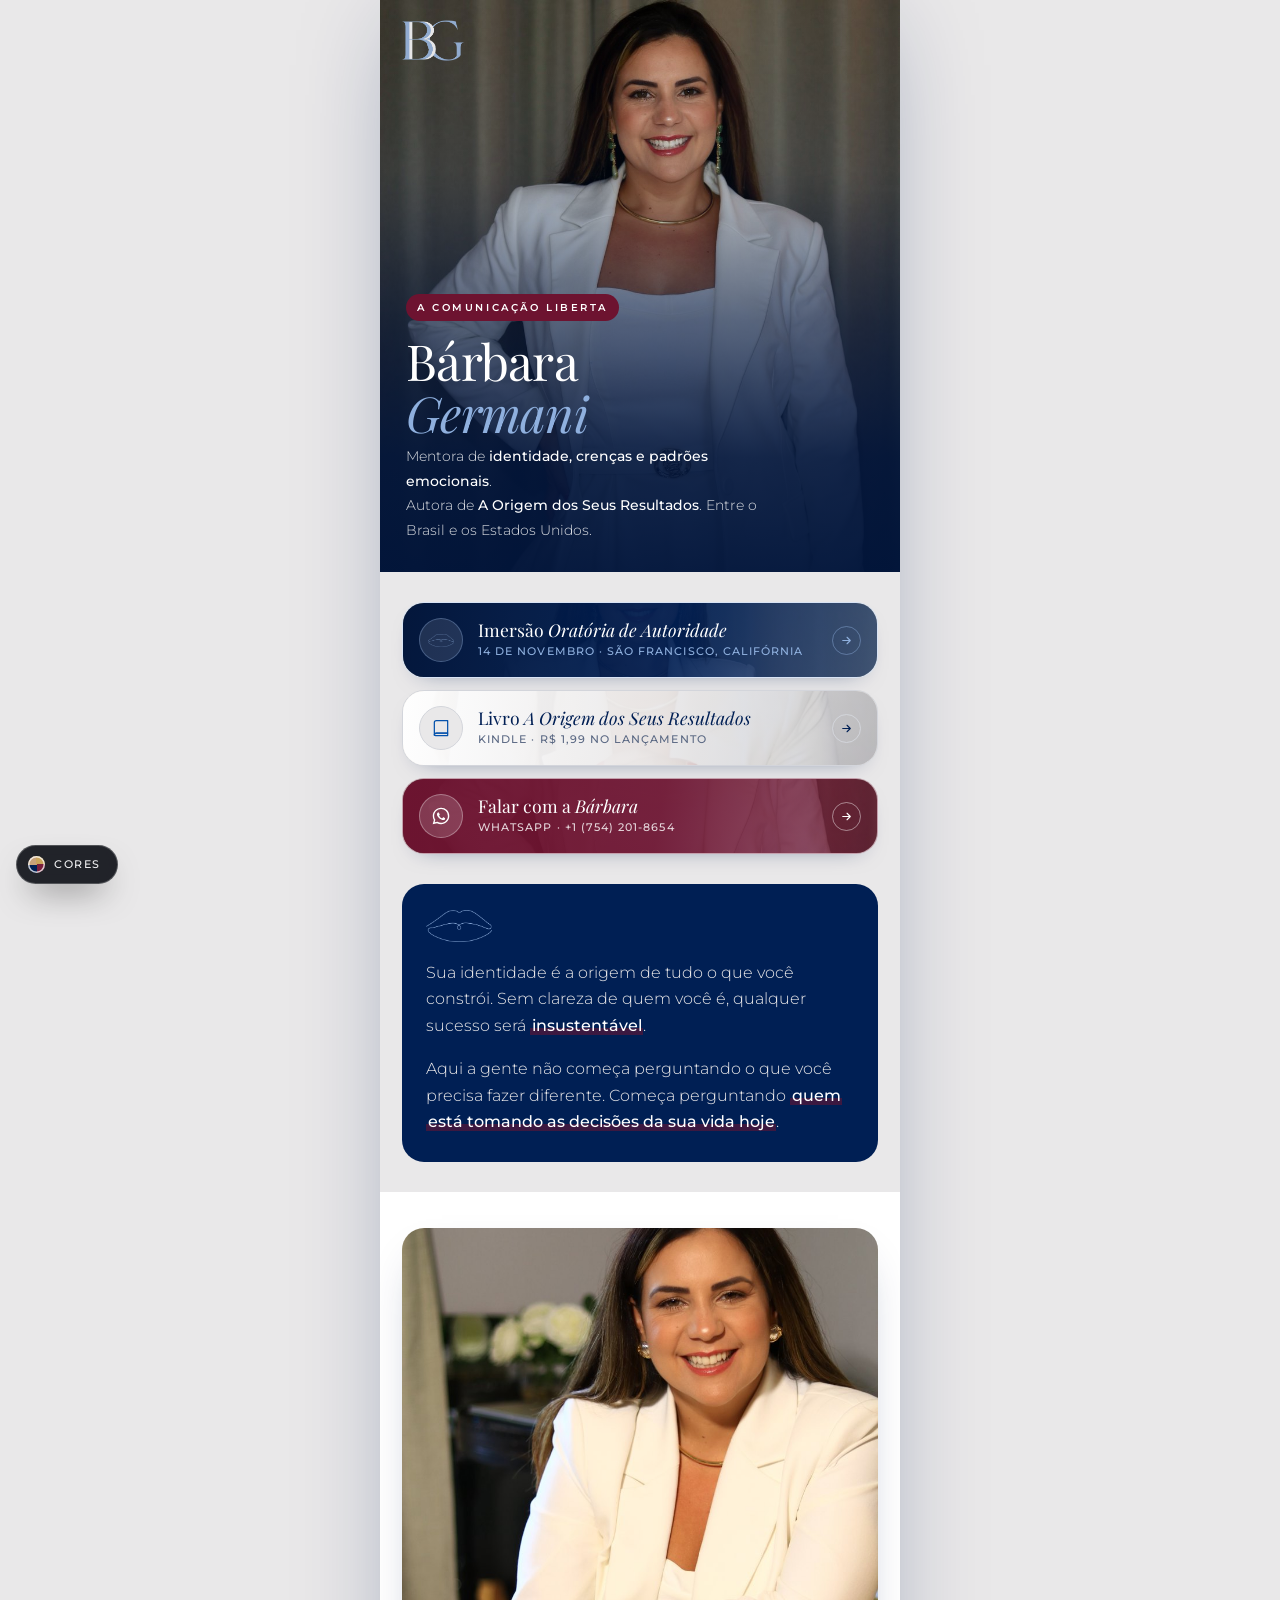
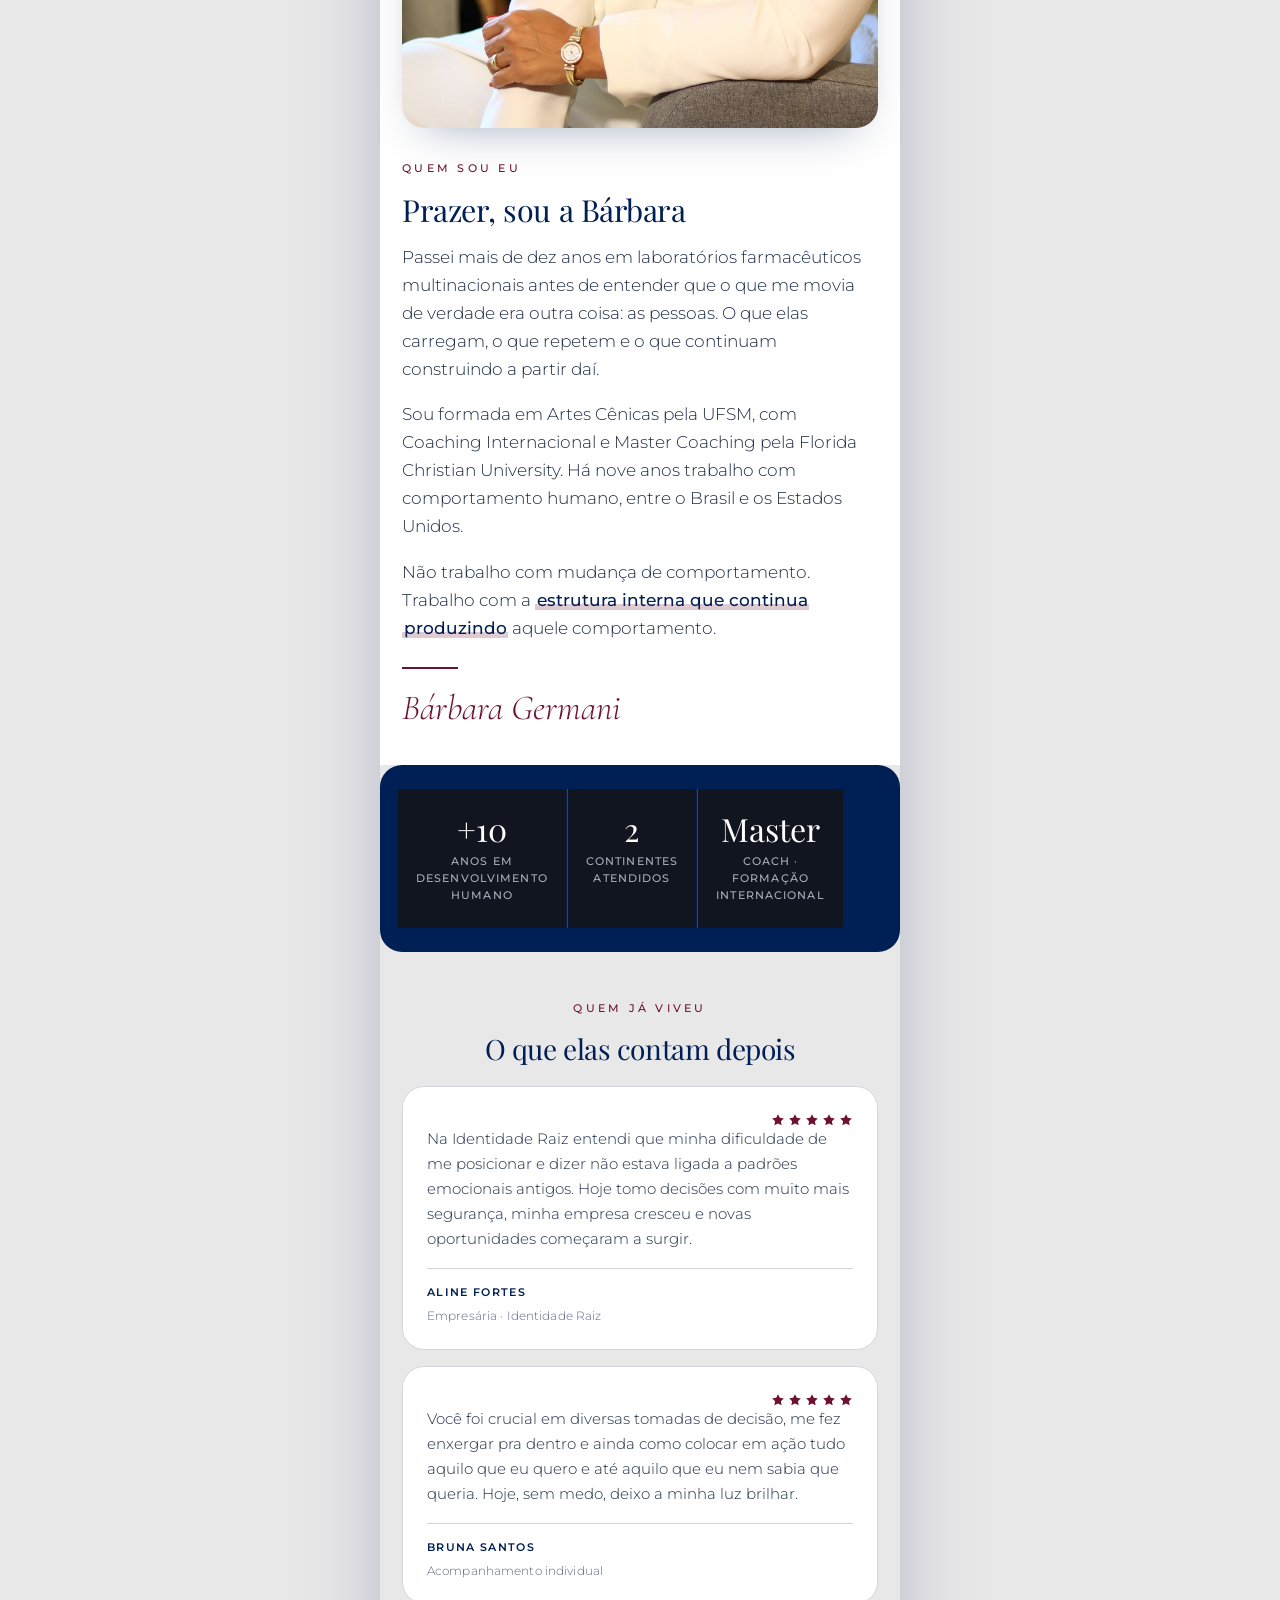
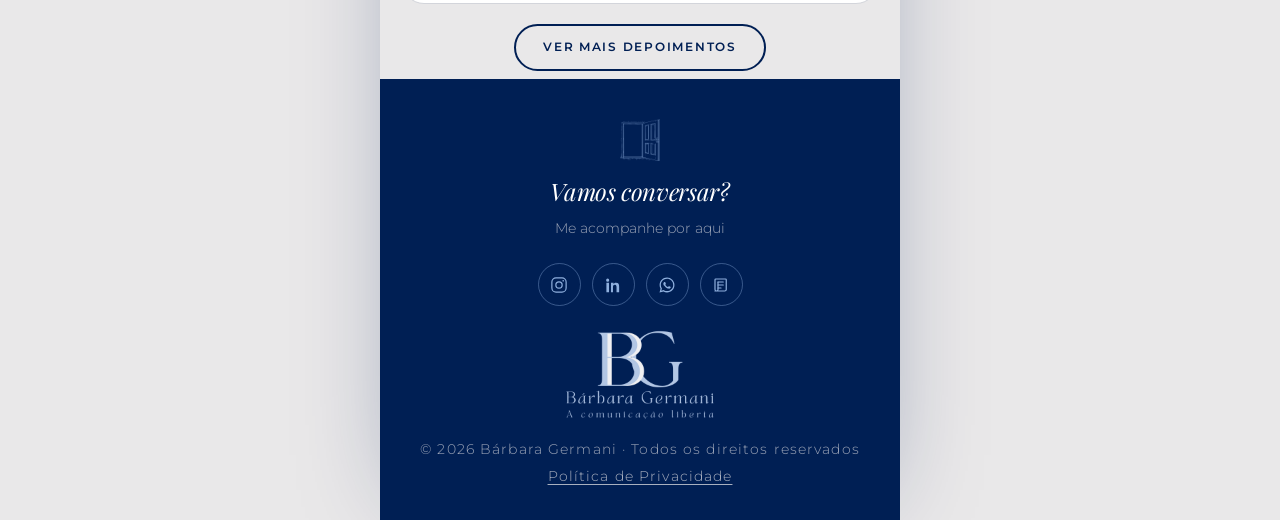
<file: site/index.html>
<!DOCTYPE html>
<html lang="pt-BR">
<head>
<meta charset="UTF-8">
<meta name="viewport" content="width=device-width, initial-scale=1">
<title>Bárbara Germani · A comunicação liberta</title>
<meta name="description" content="Palestrante e especialista em comunicação, liderança e padrões emocionais. Imersão Oratória de Autoridade, o livro A Origem dos Seus Resultados e contato direto.">
<meta name="theme-color" content="#001F54">
<link rel="canonical" href="./index.html">
<meta property="og:type" content="website">
<meta property="og:title" content="Bárbara Germani · A comunicação liberta">
<meta property="og:description" content="Sua identidade é a origem de tudo o que você constrói. Imersão Oratória de Autoridade, livro e contato direto.">
<meta property="og:image" content="./img/barbara-og.jpg">
<meta property="og:locale" content="pt_BR">
<meta name="twitter:card" content="summary_large_image">
<link rel="icon" href="./img/favicon.png">
<link rel="stylesheet" href="./assets/fonts.css">
<link rel="stylesheet" href="./assets/style.css">
</head>
<body>

<svg width="0" height="0" style="position:absolute" aria-hidden="true" focusable="false"><defs>
<symbol id="ic-seta" viewBox="0 0 24 24"><path d="M5 12h14M13 6l6 6-6 6" fill="none" stroke="currentColor" stroke-width="2" stroke-linecap="round" stroke-linejoin="round"/></symbol>
<symbol id="ic-estrela" viewBox="0 0 24 24"><path d="m12 2 3.1 6.3 6.9 1-5 4.9 1.2 6.9L12 17.8 5.8 21l1.2-6.9-5-4.9 6.9-1z" fill="currentColor"/></symbol>
</defs></svg>

<main class="bio">

  <!-- ═══════════ HERO ═══════════ -->
  <header class="bio-hero">
    <img class="bio-hero__foto" src="./img/barbara-hero.jpg" alt="Bárbara Germani" fetchpriority="high">
    <div class="bio-hero__veu"></div>
    <img class="bio-hero__logo" src="./img/logo-bg-claro.png" alt="">
    <div class="bio-hero__txt">
      <span class="bio-hero__tag">A comunicação liberta</span>
      <h1>Bárbara <span>Germani</span></h1>
      <p class="bio-hero__papel">
        Mentora de <b>identidade, crenças e padrões emocionais</b>.<br>
        Autora de <b>A Origem dos Seus Resultados</b>. Entre o Brasil e os Estados Unidos.
      </p>
    </div>
  </header>

  <div class="bio-corpo">

    <!-- ═══════════ BOTÕES ═══════════ -->
    <nav class="bio-links" aria-label="Links principais">

      <!-- O cartão da Mentoria Identidade Raiz saiu daqui em novembro de 2026.
           A página dela está guardada em mentoria-arquivo.html, inteira. -->
      <a class="bio-link bio-link--noturno" href="./oratoria.html">
        <img class="bio-link__bg" src="./img/barbara-aula.jpg" alt="" aria-hidden="true" loading="lazy">
        <span class="bio-link__icone" aria-hidden="true"><span class="el el--boca"></span></span>
        <span class="bio-link__meio">
          <span class="bio-link__titulo">Imersão <i>Oratória de Autoridade</i></span>
          <span class="bio-link__sub">14 de novembro · São Francisco, Califórnia</span>
        </span>
        <span class="bio-link__seta" aria-hidden="true"><svg><use href="#ic-seta"/></svg></span>
      </a>

      <a class="bio-link" href="./livro.html">
        <img class="bio-link__bg" src="./img/barbara-livro.jpg" alt="" aria-hidden="true" loading="lazy">
        <span class="bio-link__icone" aria-hidden="true">
          <svg viewBox="0 0 24 24" fill="none" stroke="currentColor" stroke-width="1.5" stroke-linecap="round" stroke-linejoin="round"><path d="M4 5.5A2.5 2.5 0 0 1 6.5 3H20v15H6.5A2.5 2.5 0 0 0 4 20.5z"/><path d="M4 20.5A2.5 2.5 0 0 1 6.5 18H20v3H6.5A2.5 2.5 0 0 1 4 20.5z"/></svg>
        </span>
        <span class="bio-link__meio">
          <span class="bio-link__titulo">Livro <i>A Origem dos Seus Resultados</i></span>
          <span class="bio-link__sub">Kindle · R$ 1,99 no lançamento</span>
        </span>
        <span class="bio-link__seta" aria-hidden="true"><svg><use href="#ic-seta"/></svg></span>
      </a>

      <a class="bio-link bio-link--magenta" href="https://wa.me/17542018654?text=Oi%2C%20B%C3%A1rbara!%20Vim%20pelo%20seu%20link%20da%20bio%20e%20quero%20falar%20com%20voc%C3%AA." target="_blank" rel="noopener">
        <img class="bio-link__bg" src="./img/barbara-palco.jpg" alt="" aria-hidden="true" loading="lazy">
        <span class="bio-link__icone" aria-hidden="true">
          <svg viewBox="0 0 24 24" fill="currentColor"><path d="M12.04 2C6.58 2 2.13 6.45 2.13 11.91c0 1.75.46 3.45 1.32 4.95L2 22l5.25-1.38a9.9 9.9 0 0 0 4.79 1.22h.01c5.46 0 9.91-4.45 9.91-9.91 0-2.65-1.03-5.14-2.9-7.01A9.82 9.82 0 0 0 12.04 2m0 1.67c2.2 0 4.27.86 5.82 2.42a8.2 8.2 0 0 1 2.42 5.82c0 4.54-3.7 8.24-8.25 8.24a8.24 8.24 0 0 1-4.2-1.15l-.3-.18-3.12.82.83-3.04-.2-.31a8.2 8.2 0 0 1-1.26-4.38c0-4.54 3.7-8.24 8.26-8.24m-3.4 4.2c-.16 0-.42.06-.64.3-.22.24-.84.82-.84 2s.86 2.32.98 2.48c.12.16 1.7 2.6 4.12 3.64.57.25 1.02.4 1.37.51.58.18 1.1.16 1.52.1.46-.07 1.43-.59 1.63-1.15.2-.56.2-1.04.14-1.14-.06-.1-.22-.16-.46-.28s-1.43-.71-1.65-.79c-.22-.08-.38-.12-.54.12-.16.24-.62.79-.76.95-.14.16-.28.18-.52.06-.24-.12-1.01-.37-1.93-1.19-.71-.63-1.19-1.42-1.33-1.66-.14-.24-.02-.37.1-.49.11-.11.24-.28.36-.42.12-.14.16-.24.24-.4.08-.16.04-.3-.02-.42-.06-.12-.54-1.3-.74-1.78-.19-.46-.39-.4-.54-.41h-.46"/></svg>
        </span>
        <span class="bio-link__meio">
          <span class="bio-link__titulo">Falar com a <i>Bárbara</i></span>
          <span class="bio-link__sub">WhatsApp · +1 (754) 201-8654</span>
        </span>
        <span class="bio-link__seta" aria-hidden="true"><svg><use href="#ic-seta"/></svg></span>
      </a>

    </nav>

    <!-- ═══════════ CRENÇA ═══════════ -->
    <div class="cartao-crenca reveal">
      <span class="el el--boca elemento-topo elemento-topo--esq" style="color:var(--azul-claro)" aria-hidden="true"></span>
      <p>Sua identidade é a origem de tudo o que você constrói. Sem clareza de quem você é, qualquer sucesso será <span class="grifo">insustentável</span>.</p>
      <p>Aqui a gente não começa perguntando o que você precisa fazer diferente. Começa perguntando <span class="grifo">quem está tomando as decisões da sua vida hoje</span>.</p>
    </div>

    <!-- ═══════════ QUEM SOU EU ═══════════ -->
    <section class="bio-sobre reveal" style="padding-top:36px;padding-bottom:36px;">
      <img class="bio-sobre__foto" src="./img/barbara-sobre.jpg" alt="Retrato de Bárbara Germani" loading="lazy">
      <span class="eyebrow">Quem sou eu</span>
      <h2 style="font-size:1.9rem;">Prazer, sou a Bárbara</h2>
      <p>Passei mais de dez anos em laboratórios farmacêuticos multinacionais antes de entender que o que me movia de verdade era outra coisa: as pessoas. O que elas carregam, o que repetem e o que continuam construindo a partir daí.</p>
      <p>Sou formada em Artes Cênicas pela UFSM, com Coaching Internacional e Master Coaching pela Florida Christian University. Há nove anos trabalho com comportamento humano, entre o Brasil e os Estados Unidos.</p>
      <p>Não trabalho com mudança de comportamento. Trabalho com a <span class="grifo">estrutura interna que continua produzindo</span> aquele comportamento.</p>
      <hr class="divisor divisor--esq" style="margin:1.6rem 0 1.1rem;">
      <p class="assinatura">Bárbara Germani</p>
    </section>

    <!-- ═══════════ NÚMEROS ═══════════ -->
    <dl class="numeros reveal" style="margin:0 -22px;background:var(--noturno);padding:24px 18px;">
      <div><dt>+10</dt><dd>Anos em desenvolvimento humano</dd></div>
      <div><dt>2</dt><dd>Continentes atendidos</dd></div>
      <div><dt>Master</dt><dd>Coach · formação internacional</dd></div>
    </dl>

    <!-- ═══════════ DEPOIMENTOS ═══════════ -->
    <section class="reveal" style="padding:40px 0 8px;">
      <div class="centro" style="margin-bottom:22px;">
        <span class="eyebrow">Quem já viveu</span>
        <h2 style="font-size:1.75rem;">O que elas contam depois</h2>
      </div>

      <div class="depoimentos depoimentos--bio">
        <figure class="depoimento" style="margin:0;">
          <div class="depoimento__estrelas" aria-label="5 estrelas"><svg><use href="#ic-estrela"/></svg><svg><use href="#ic-estrela"/></svg><svg><use href="#ic-estrela"/></svg><svg><use href="#ic-estrela"/></svg><svg><use href="#ic-estrela"/></svg></div>
          <blockquote style="margin:0;"><p>Na Identidade Raiz entendi que minha dificuldade de me posicionar e dizer não estava ligada a padrões emocionais antigos. Hoje tomo decisões com muito mais segurança, minha empresa cresceu e novas oportunidades começaram a surgir.</p></blockquote>
          <figcaption><footer>Aline Fortes<span>Empresária · Identidade Raiz</span></footer></figcaption>
        </figure>

        <figure class="depoimento" style="margin:0;">
          <div class="depoimento__estrelas" aria-label="5 estrelas"><svg><use href="#ic-estrela"/></svg><svg><use href="#ic-estrela"/></svg><svg><use href="#ic-estrela"/></svg><svg><use href="#ic-estrela"/></svg><svg><use href="#ic-estrela"/></svg></div>
          <blockquote style="margin:0;"><p>Você foi crucial em diversas tomadas de decisão, me fez enxergar pra dentro e ainda como colocar em ação tudo aquilo que eu quero e até aquilo que eu nem sabia que queria. Hoje, sem medo, deixo a minha luz brilhar.</p></blockquote>
          <figcaption><footer>Bruna Santos<span>Acompanhamento individual</span></footer></figcaption>
        </figure>
      </div>

      <p class="centro" style="margin-top:20px;">
        <a class="btn btn--contorno" href="./oratoria.html#depoimentos">Ver mais depoimentos</a>
      </p>
    </section>

    <!-- ═══════════ RODAPÉ ═══════════ -->
    <footer class="bio-rodape">
      <span class="el el--porta elemento-topo" style="color:var(--azul-claro)" aria-hidden="true"></span>
      <h3 style="font-size:1.5rem;">Vamos conversar?</h3>
      <p>Me acompanhe por aqui</p>

      <div class="sociais">
        <a href="https://www.instagram.com/barbaragermanii/" target="_blank" rel="noopener" aria-label="Instagram de Bárbara Germani">
          <svg viewBox="0 0 24 24" fill="none" stroke="currentColor" stroke-width="1.6"><rect x="2.5" y="2.5" width="19" height="19" rx="5.5"/><circle cx="12" cy="12" r="4.2"/><circle cx="17.6" cy="6.4" r="1.1" fill="currentColor" stroke="none"/></svg>
        </a>
        <a href="https://br.linkedin.com/in/b%C3%A1rbara-germani-5655b27b" target="_blank" rel="noopener" aria-label="LinkedIn de Bárbara Germani">
          <svg viewBox="0 0 24 24" fill="currentColor"><path d="M6.94 5.5a2.06 2.06 0 1 1-4.12 0 2.06 2.06 0 0 1 4.12 0M3.2 21.5h3.5V9.1H3.2zM9.3 9.1h3.35v1.7h.05c.47-.85 1.6-1.75 3.3-1.75 3.53 0 4.2 2.24 4.2 5.15v7.3h-3.5v-6.47c0-1.54-.03-3.53-2.2-3.53-2.2 0-2.54 1.68-2.54 3.42v6.58H9.3z"/></svg>
        </a>
        <a href="https://wa.me/17542018654?text=Oi%2C%20B%C3%A1rbara!%20Vim%20pelo%20seu%20link%20da%20bio." target="_blank" rel="noopener" aria-label="WhatsApp de Bárbara Germani">
          <svg viewBox="0 0 24 24" fill="currentColor"><path d="M12.04 2C6.58 2 2.13 6.45 2.13 11.91c0 1.75.46 3.45 1.32 4.95L2 22l5.25-1.38a9.9 9.9 0 0 0 4.79 1.22c5.46 0 9.91-4.45 9.91-9.91 0-2.65-1.03-5.14-2.9-7.01A9.82 9.82 0 0 0 12.04 2m0 1.67c2.2 0 4.27.86 5.82 2.42a8.2 8.2 0 0 1 2.42 5.82c0 4.54-3.7 8.24-8.25 8.24a8.24 8.24 0 0 1-4.2-1.15l-.3-.18-3.12.82.83-3.04-.2-.31a8.2 8.2 0 0 1-1.26-4.38c0-4.54 3.7-8.24 8.26-8.24m-3.4 4.2c-.16 0-.42.06-.64.3-.22.24-.84.82-.84 2s.86 2.32.98 2.48c.12.16 1.7 2.6 4.12 3.64.57.25 1.02.4 1.37.51.58.18 1.1.16 1.52.1.46-.07 1.43-.59 1.63-1.15.2-.56.2-1.04.14-1.14-.06-.1-.22-.16-.46-.28s-1.43-.71-1.65-.79c-.22-.08-.38-.12-.54.12-.16.24-.62.79-.76.95-.14.16-.28.18-.52.06-.24-.12-1.01-.37-1.93-1.19-.71-.63-1.19-1.42-1.33-1.66-.14-.24-.02-.37.1-.49.11-.11.24-.28.36-.42.12-.14.16-.24.24-.4.08-.16.04-.3-.02-.42-.06-.12-.54-1.3-.74-1.78-.19-.46-.39-.4-.54-.41h-.46"/></svg>
        </a>
        <a href="https://agazetapopular.com.br/entrevista-barbara-germani-a-mentora-que-inspira-mentes-e-desperta-propositos-entre-dois-continentes/" target="_blank" rel="noopener" aria-label="Entrevista com Bárbara Germani n'A Gazeta Popular">
          <svg viewBox="0 0 24 24" fill="none" stroke="currentColor" stroke-width="1.6" stroke-linecap="round" stroke-linejoin="round"><path d="M4 20h13a2 2 0 0 0 2-2V5a1 1 0 0 0-1-1H5a1 1 0 0 0-1 1v13a2 2 0 0 0 2 2 2 2 0 0 0 2-2V8"/><path d="M8 8h7M8 12h7M8 16h4"/></svg>
        </a>
      </div>

      <img src="./img/logo-lockup-claro.png" alt="Bárbara Germani · A comunicação liberta" style="width:150px;margin:0 auto 16px;">
      <p class="creditos">
        © <span class="ano">2026</span> Bárbara Germani · Todos os direitos reservados<br>
        <a href="./politica-de-privacidade.html">Política de Privacidade</a>
      </p>
    </footer>

  </div>
</main>

<script src="./assets/site.js"></script>
<script>document.querySelectorAll('.ano').forEach(function(el){el.textContent=new Date().getFullYear();});</script>
</body>
</html>
</file>
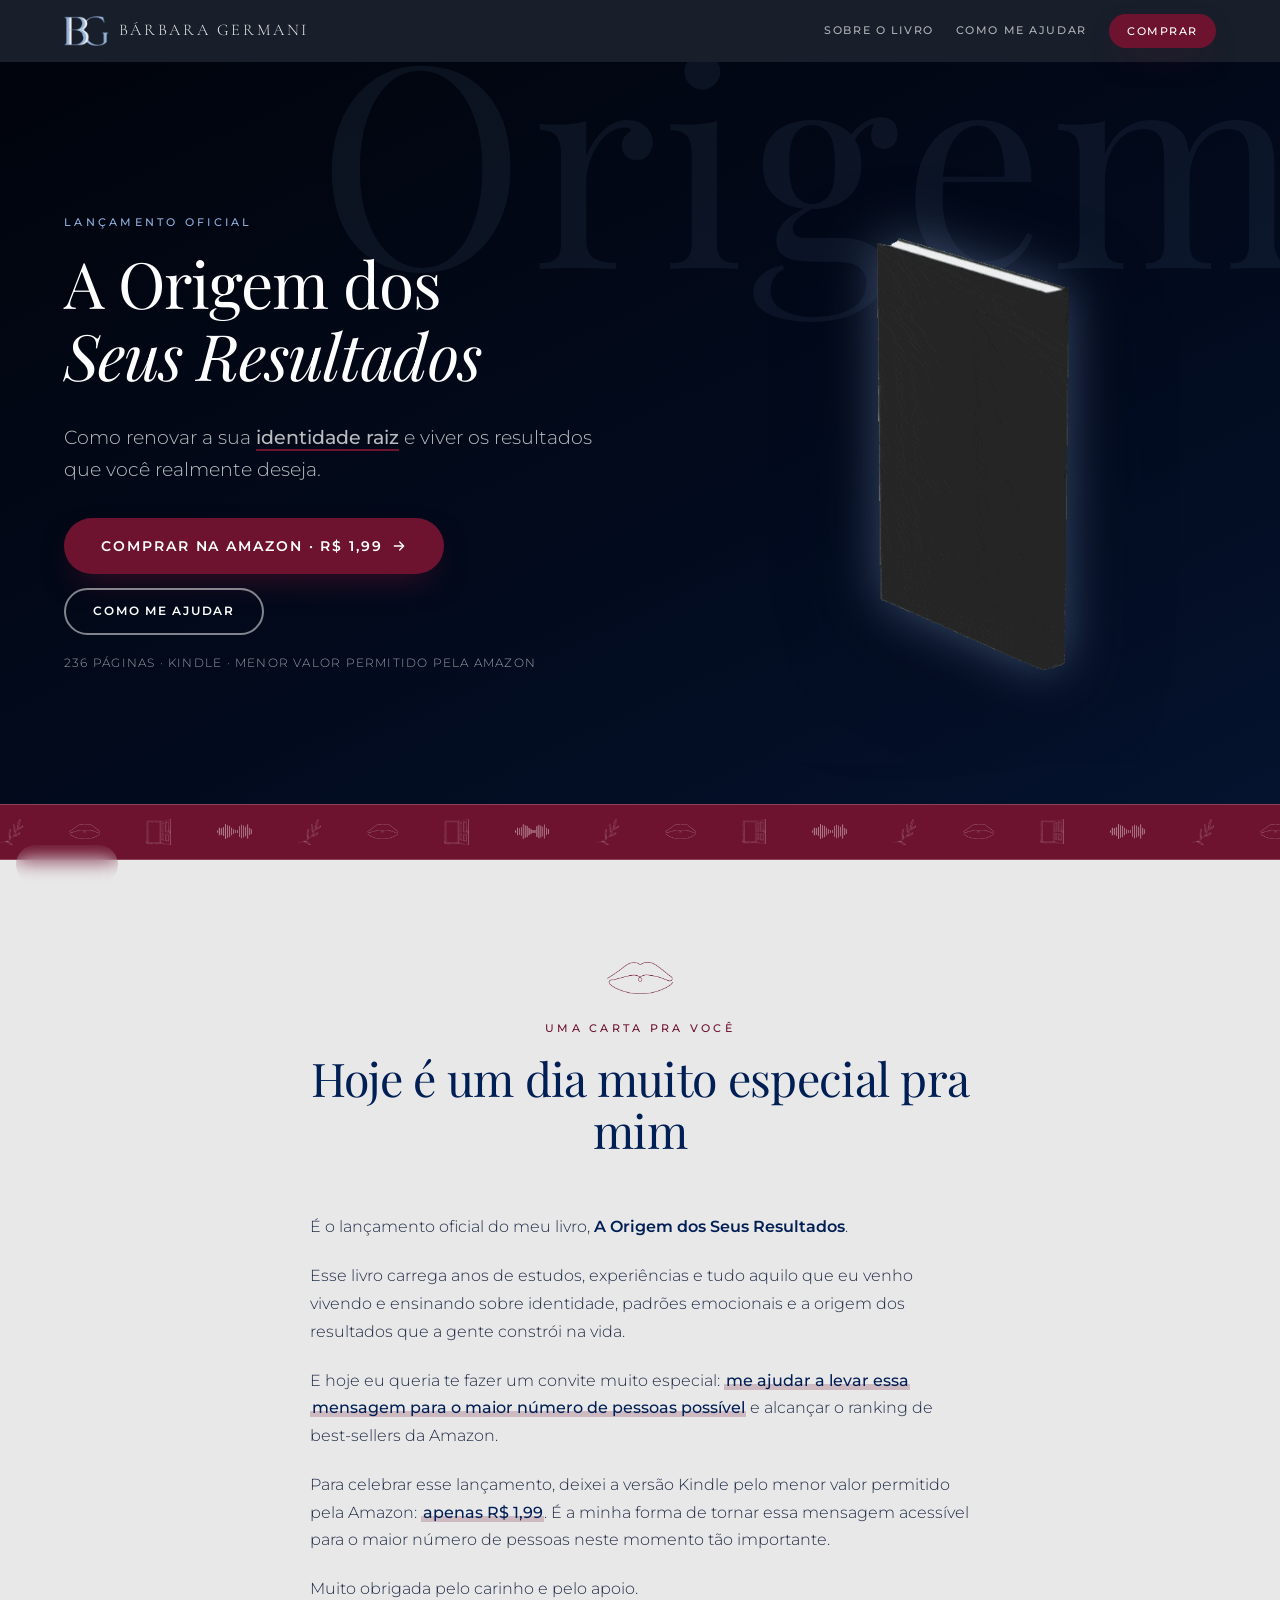
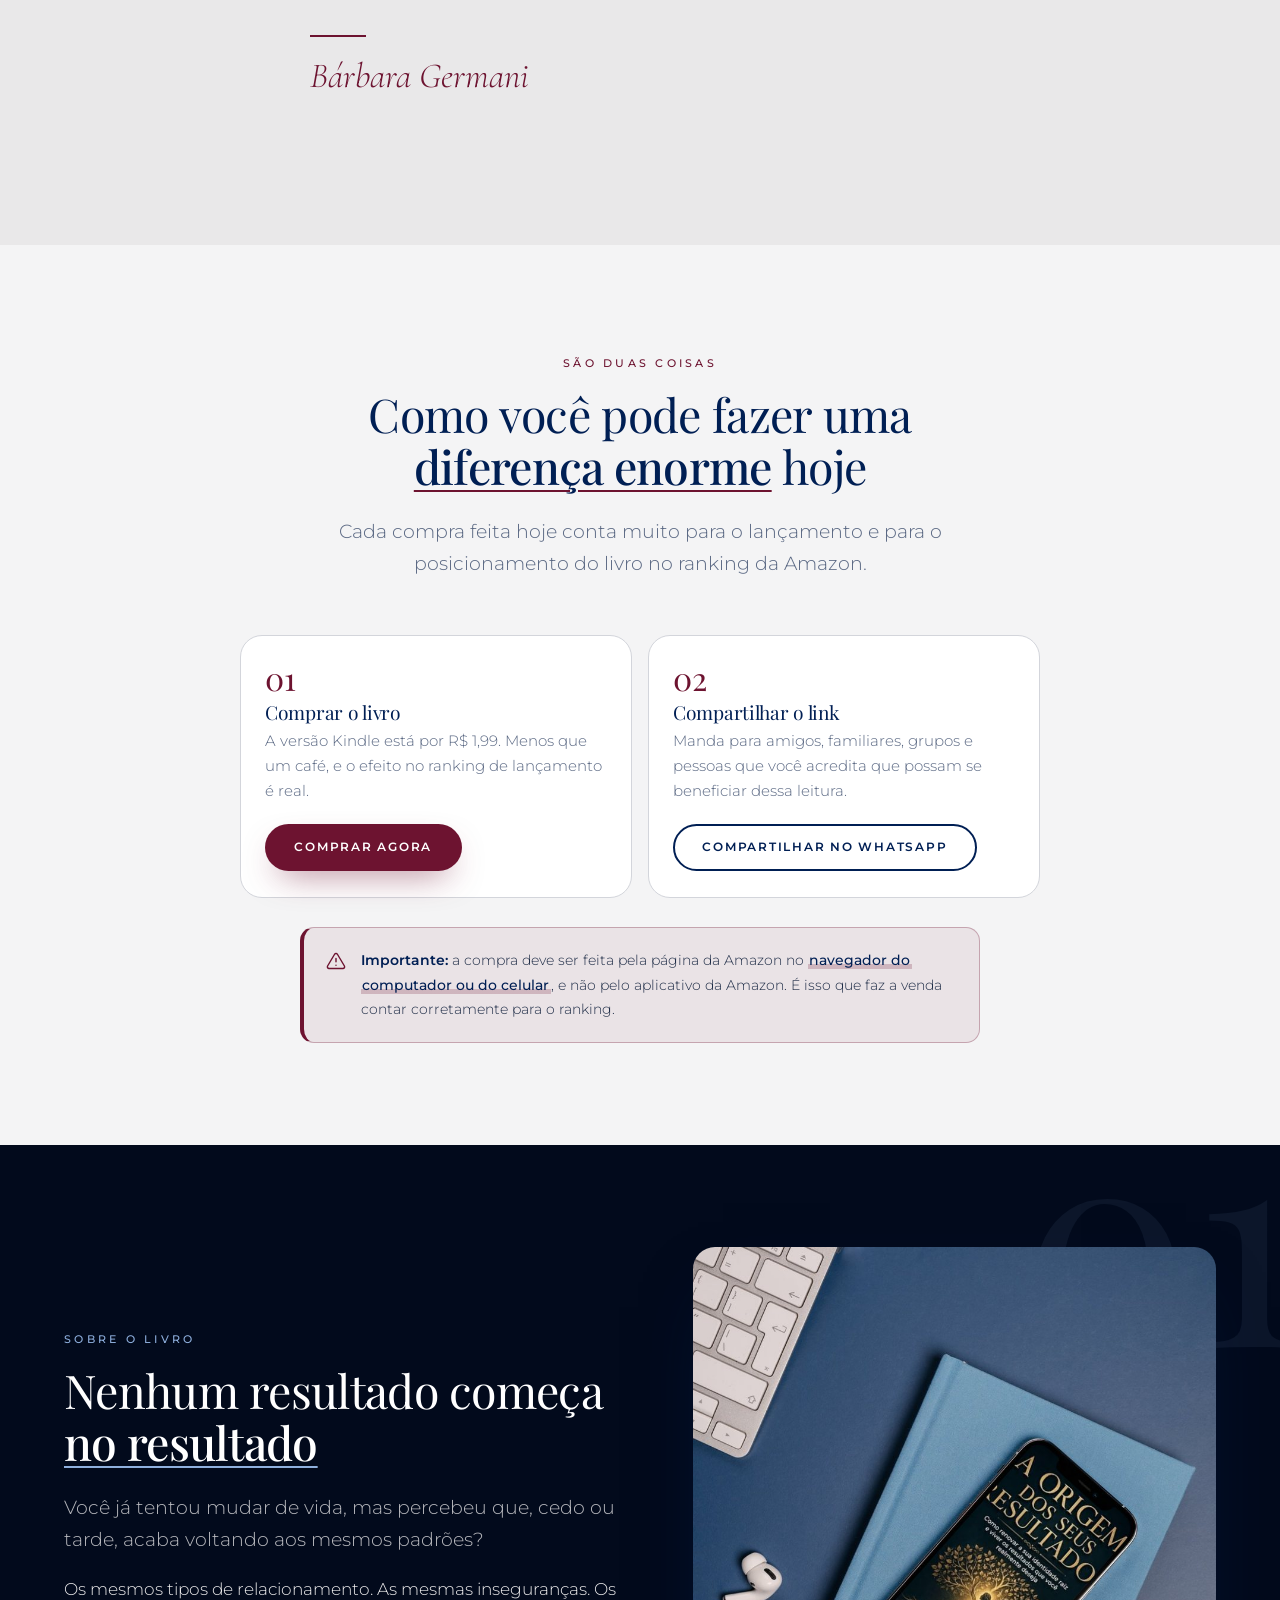
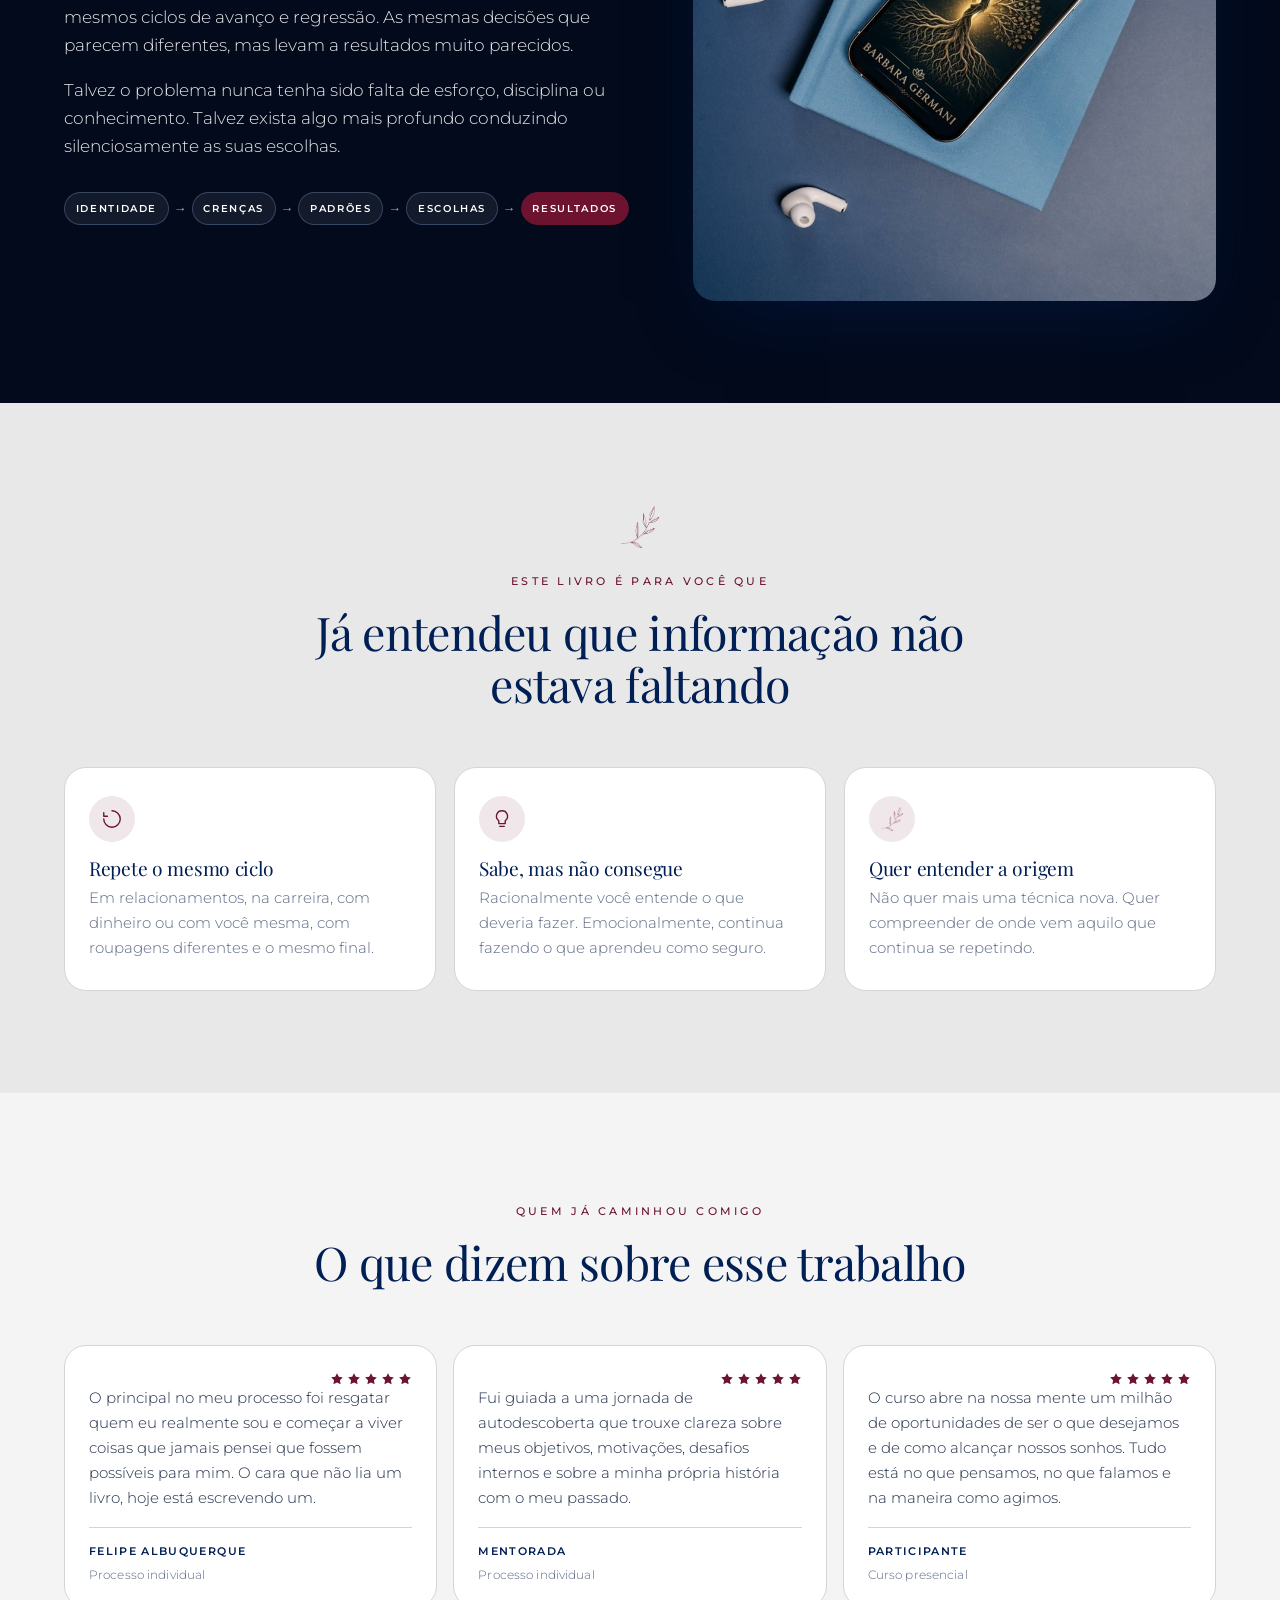
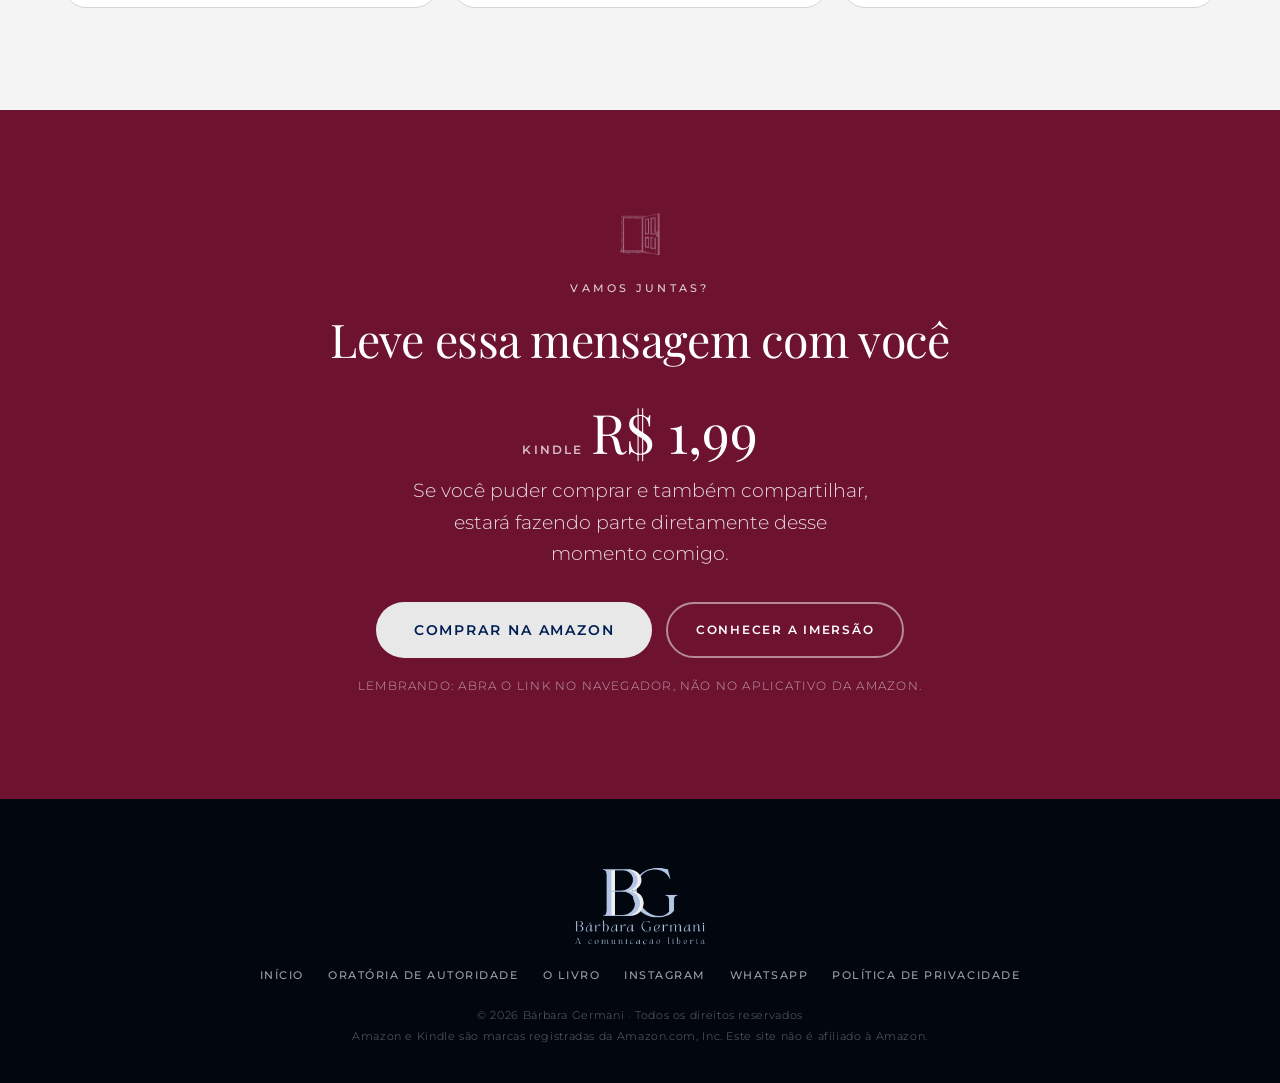
<file: site/livro.html>
<!DOCTYPE html>
<html lang="pt-BR">
<head>
<meta charset="UTF-8">
<meta name="viewport" content="width=device-width, initial-scale=1">
<title>A Origem dos Seus Resultados · livro de Bárbara Germani</title>
<meta name="description" content="Como renovar a sua identidade raiz e viver os resultados que você realmente deseja. Versão Kindle por R$ 1,99 no lançamento.">
<meta name="theme-color" content="#020A1C">
<link rel="canonical" href="./livro.html">
<meta property="og:type" content="book">
<meta property="og:title" content="A Origem dos Seus Resultados · Bárbara Germani">
<meta property="og:description" content="Sobre identidade, padrões emocionais e a origem dos resultados que você constrói. Kindle por R$ 1,99 no lançamento.">
<meta property="og:image" content="./img/livro-og.jpg">
<meta property="og:locale" content="pt_BR">
<meta name="twitter:card" content="summary_large_image">
<link rel="icon" href="./img/favicon.png">
<link rel="stylesheet" href="./assets/fonts.css">
<link rel="stylesheet" href="./assets/style.css">
</head>
<body class="tem-barra tema-noite">

<svg width="0" height="0" style="position:absolute" aria-hidden="true" focusable="false"><defs>
<symbol id="ic-estrela" viewBox="0 0 24 24"><path d="m12 2 3.1 6.3 6.9 1-5 4.9 1.2 6.9L12 17.8 5.8 21l1.2-6.9-5-4.9 6.9-1z" fill="currentColor"/></symbol>
<symbol id="ic-seta" viewBox="0 0 24 24"><path d="M5 12h14M13 6l6 6-6 6" fill="none" stroke="currentColor" stroke-width="2" stroke-linecap="round" stroke-linejoin="round"/></symbol>
</defs></svg>

<header class="topo">
  <div class="wrap topo__int">
    <a class="topo__marca" href="./index.html">
      <img src="./img/logo-bg-claro.png" alt="Bárbara Germani">
      <span>Bárbara Germani</span>
    </a>
    <nav class="topo__nav">
      <a class="esconde-mob" href="#sobre-o-livro">Sobre o livro</a>
      <a class="esconde-mob" href="#como-ajudar">Como me ajudar</a>
      <a class="btn btn--magenta" href="https://a.co/d/0eaRGIaO" target="_blank" rel="noopener">Comprar</a>
    </nav>
  </div>
</header>

<main>

<!-- ═══════════ HERO ═══════════ -->
<section class="hero bg-gradiente">
  <span class="marca-dagua" aria-hidden="true">Origem</span>
  <div class="wrap" style="position:relative;z-index:1;">
    <div class="hero__grid">
      <div>
        <span class="eyebrow">Lançamento oficial</span>
        <h1>A Origem dos<br><em style="color:#fff;font-style:italic;">Seus Resultados</em></h1>
        <p class="lead" style="max-width:33rem;">
          Como renovar a sua <span class="sublinha">identidade raiz</span> e viver os resultados que você realmente deseja.
        </p>
        <div class="cta-linha" style="margin-top:2rem;">
          <a class="btn btn--magenta btn--gg" href="https://a.co/d/0eaRGIaO" target="_blank" rel="noopener">Comprar na Amazon · R$ 1,99 <svg aria-hidden="true"><use href="#ic-seta"/></svg></a>
          <a class="btn btn--contorno" href="#como-ajudar">Como me ajudar</a>
        </div>
        <p class="cta-apoio">236 páginas · Kindle · menor valor permitido pela Amazon</p>
      </div>

      <div>
        <!-- GIF oficial do livro, o seu "gir capa do livro.gif": fundo transparente,
             o livro gira solto sobre o fundo da seção (sem moldura, sem caixa cinza).
             Reduzido de 9,2 MB para ~850 KB para carregar rápido no celular.
             Para usar a capa estática: <img class="capa-livro" src="./img/capa-livro.jpg" alt="..."> -->
        <div class="livro-gira reveal">
          <img src="./img/livro-gira.gif" alt="Livro A Origem dos Seus Resultados, de Bárbara Germani" width="520" height="650">
        </div>
      </div>
    </div>
  </div>
</section>

<div class="faixa-elementos faixa-elementos--magenta" aria-hidden="true">
  <div class="faixa-elementos__trilha">
    <span class="el el--ramo"></span><span class="el el--boca"></span><span class="el el--porta"></span><span class="el el--onda"></span>
    <span class="el el--ramo"></span><span class="el el--boca"></span><span class="el el--porta"></span><span class="el el--onda"></span>
    <span class="el el--ramo"></span><span class="el el--boca"></span><span class="el el--porta"></span><span class="el el--onda"></span>
    <span class="el el--ramo"></span><span class="el el--boca"></span><span class="el el--porta"></span><span class="el el--onda"></span>
    <span class="el el--ramo"></span><span class="el el--boca"></span><span class="el el--porta"></span><span class="el el--onda"></span>
    <span class="el el--ramo"></span><span class="el el--boca"></span><span class="el el--porta"></span><span class="el el--onda"></span>
  </div>
</div>

<!-- ═══════════ CARTA ═══════════ -->
<section class="bg-claro">
  <div class="wrap-slim">
    <div class="cab">
      <span class="el el--boca elemento-topo" aria-hidden="true"></span>
      <span class="eyebrow">Uma carta pra você</span>
      <h2>Hoje é um dia muito especial pra mim</h2>
    </div>

    <div class="carta reveal">
      <p>É o lançamento oficial do meu livro, <strong>A Origem dos Seus Resultados</strong>.</p>
      <p>Esse livro carrega anos de estudos, experiências e tudo aquilo que eu venho vivendo e ensinando sobre identidade, padrões emocionais e a origem dos resultados que a gente constrói na vida.</p>
      <p>E hoje eu queria te fazer um convite muito especial: <span class="grifo">me ajudar a levar essa mensagem para o maior número de pessoas possível</span> e alcançar o ranking de best-sellers da Amazon.</p>
      <p>Para celebrar esse lançamento, deixei a versão Kindle pelo menor valor permitido pela Amazon: <span class="grifo">apenas R$ 1,99</span>. É a minha forma de tornar essa mensagem acessível para o maior número de pessoas neste momento tão importante.</p>
      <p>Muito obrigada pelo carinho e pelo apoio.</p>
      <hr class="divisor divisor--esq" style="margin:2rem 0 1.1rem;">
      <p class="assinatura">Bárbara Germani</p>
    </div>
  </div>
</section>

<!-- ═══════════ COMO AJUDAR ═══════════ -->
<section class="bg-papel" id="como-ajudar">
  <div class="wrap">
    <div class="cab">
      <span class="eyebrow">São duas coisas</span>
      <h2>Como você pode fazer uma <span class="sublinha">diferença enorme</span> hoje</h2>
      <p class="lead">Cada compra feita hoje conta muito para o lançamento e para o posicionamento do livro no ranking da Amazon.</p>
    </div>

    <div class="passos reveal">
      <article class="passo">
        <span class="passo__n">01</span>
        <h4>Comprar o livro</h4>
        <p>A versão Kindle está por R$ 1,99. Menos que um café, e o efeito no ranking de lançamento é real.</p>
        <p style="margin-top:1.3rem;"><a class="btn btn--magenta" href="https://a.co/d/0eaRGIaO" target="_blank" rel="noopener">Comprar agora</a></p>
      </article>

      <article class="passo">
        <span class="passo__n">02</span>
        <h4>Compartilhar o link</h4>
        <p>Manda para amigos, familiares, grupos e pessoas que você acredita que possam se beneficiar dessa leitura.</p>
        <p style="margin-top:1.3rem;"><a class="btn btn--contorno" href="https://wa.me/?text=Acabei%20de%20comprar%20o%20livro%20%22A%20Origem%20dos%20Seus%20Resultados%22%2C%20da%20B%C3%A1rbara%20Germani.%20A%20vers%C3%A3o%20Kindle%20est%C3%A1%20por%20R%24%201%2C99%20no%20lan%C3%A7amento%3A%20https%3A%2F%2Fa.co%2Fd%2F0eaRGIaO%20%E2%80%94%20abra%20pelo%20navegador%2C%20n%C3%A3o%20pelo%20aplicativo%20da%20Amazon." target="_blank" rel="noopener">Compartilhar no WhatsApp</a></p>
      </article>
    </div>

    <div class="aviso reveal">
      <svg viewBox="0 0 24 24" fill="none" stroke="currentColor" stroke-width="1.7" stroke-linecap="round" stroke-linejoin="round" aria-hidden="true">
        <path d="M12 9v4M12 17h.01"/><path d="M10.3 3.9 1.9 18a2 2 0 0 0 1.7 3h16.8a2 2 0 0 0 1.7-3L13.7 3.9a2 2 0 0 0-3.4 0z"/>
      </svg>
      <p><strong>Importante:</strong> a compra deve ser feita pela página da Amazon no <span class="grifo">navegador do computador ou do celular</span>, e não pelo aplicativo da Amazon. É isso que faz a venda contar corretamente para o ranking.</p>
    </div>
  </div>
</section>

<!-- ═══════════ SOBRE O LIVRO ═══════════ -->
<section class="bg-escuro" id="sobre-o-livro">
  <span class="marca-dagua" aria-hidden="true">01</span>
  <div class="wrap" style="position:relative;z-index:1;">
    <div class="hero__grid">
      <div>
        <span class="eyebrow">Sobre o livro</span>
        <h2>Nenhum resultado começa <span class="sublinha">no resultado</span></h2>
        <p class="lead">Você já tentou mudar de vida, mas percebeu que, cedo ou tarde, acaba voltando aos mesmos padrões?</p>
        <p>Os mesmos tipos de relacionamento. As mesmas inseguranças. Os mesmos ciclos de avanço e regressão. As mesmas decisões que parecem diferentes, mas levam a resultados muito parecidos.</p>
        <p>Talvez o problema nunca tenha sido falta de esforço, disciplina ou conhecimento. Talvez exista algo mais profundo conduzindo silenciosamente as suas escolhas.</p>
        <div class="fluxo" style="justify-content:flex-start;">
          <span>Identidade</span><i>→</i><span>Crenças</span><i>→</i><span>Padrões</span><i>→</i><span>Escolhas</span><i>→</i><span>Resultados</span>
        </div>
      </div>
      <div><img class="hero__foto" src="./img/livro-lifestyle.jpg" alt="O livro A Origem dos Seus Resultados sobre uma mesa" loading="lazy"></div>
    </div>
  </div>
</section>

<!-- ═══════════ PARA QUEM ═══════════ -->
<section class="bg-claro">
  <div class="wrap">
    <div class="cab">
      <span class="el el--ramo elemento-topo" aria-hidden="true"></span>
      <span class="eyebrow">Este livro é para você que</span>
      <h2>Já entendeu que informação não estava faltando</h2>
    </div>
    <div class="grade grade--3 reveal">
      <div class="cartao">
        <span class="cartao__icone" aria-hidden="true"><svg viewBox="0 0 24 24" fill="none" stroke="currentColor" stroke-width="1.5" stroke-linecap="round" stroke-linejoin="round"><path d="M3 12a9 9 0 1 0 9-9"/><path d="M3 5v4h4"/></svg></span>
        <h3>Repete o mesmo ciclo</h3>
        <p>Em relacionamentos, na carreira, com dinheiro ou com você mesma, com roupagens diferentes e o mesmo final.</p>
      </div>
      <div class="cartao">
        <span class="cartao__icone" aria-hidden="true"><svg viewBox="0 0 24 24" fill="none" stroke="currentColor" stroke-width="1.5" stroke-linecap="round" stroke-linejoin="round"><path d="M12 3a6 6 0 0 0-3.5 10.9V17h7v-3.1A6 6 0 0 0 12 3z"/><path d="M9.5 20h5"/></svg></span>
        <h3>Sabe, mas não consegue</h3>
        <p>Racionalmente você entende o que deveria fazer. Emocionalmente, continua fazendo o que aprendeu como seguro.</p>
      </div>
      <div class="cartao">
        <span class="cartao__icone" aria-hidden="true"><span class="el el--ramo" aria-hidden="true"></span></span>
        <h3>Quer entender a origem</h3>
        <p>Não quer mais uma técnica nova. Quer compreender de onde vem aquilo que continua se repetindo.</p>
      </div>
    </div>
  </div>
</section>

<!-- ═══════════ DEPOIMENTOS ═══════════ -->
<section class="bg-papel">
  <div class="wrap">
    <div class="cab">
      <span class="eyebrow">Quem já caminhou comigo</span>
      <h2>O que dizem sobre esse trabalho</h2>
    </div>
    <div class="depoimentos reveal">
      <figure class="depoimento" style="margin:0;">
        <div class="depoimento__estrelas" aria-label="5 estrelas"><svg><use href="#ic-estrela"/></svg><svg><use href="#ic-estrela"/></svg><svg><use href="#ic-estrela"/></svg><svg><use href="#ic-estrela"/></svg><svg><use href="#ic-estrela"/></svg></div>
        <blockquote style="margin:0;"><p>O principal no meu processo foi resgatar quem eu realmente sou e começar a viver coisas que jamais pensei que fossem possíveis para mim. O cara que não lia um livro, hoje está escrevendo um.</p></blockquote>
        <figcaption><footer>Felipe Albuquerque<span>Processo individual</span></footer></figcaption>
      </figure>
      <figure class="depoimento" style="margin:0;">
        <div class="depoimento__estrelas" aria-label="5 estrelas"><svg><use href="#ic-estrela"/></svg><svg><use href="#ic-estrela"/></svg><svg><use href="#ic-estrela"/></svg><svg><use href="#ic-estrela"/></svg><svg><use href="#ic-estrela"/></svg></div>
        <blockquote style="margin:0;"><p>Fui guiada a uma jornada de autodescoberta que trouxe clareza sobre meus objetivos, motivações, desafios internos e sobre a minha própria história com o meu passado.</p></blockquote>
        <figcaption><footer>Mentorada<span>Processo individual</span></footer></figcaption>
      </figure>
      <figure class="depoimento" style="margin:0;">
        <div class="depoimento__estrelas" aria-label="5 estrelas"><svg><use href="#ic-estrela"/></svg><svg><use href="#ic-estrela"/></svg><svg><use href="#ic-estrela"/></svg><svg><use href="#ic-estrela"/></svg><svg><use href="#ic-estrela"/></svg></div>
        <blockquote style="margin:0;"><p>O curso abre na nossa mente um milhão de oportunidades de ser o que desejamos e de como alcançar nossos sonhos. Tudo está no que pensamos, no que falamos e na maneira como agimos.</p></blockquote>
        <figcaption><footer>Participante<span>Curso presencial</span></footer></figcaption>
      </figure>
    </div>
  </div>
</section>

<!-- ═══════════ CTA FINAL ═══════════ -->
<section class="bg-magenta" id="comprar">
  <div class="wrap-slim centro">
    <span class="el el--porta elemento-topo" aria-hidden="true"></span>
    <span class="eyebrow">Vamos juntas?</span>
    <h2>Leve essa mensagem com você</h2>
    <p class="preco-kindle" style="margin:1rem 0;"><small>Kindle</small> R$ 1,99</p>
    <p class="lead" style="max-width:29rem;margin-inline:auto;">Se você puder comprar e também compartilhar, estará fazendo parte diretamente desse momento comigo.</p>
    <div class="cta-linha cta-linha--centro" style="margin-top:2rem;">
      <a class="btn btn--claro btn--gg" href="https://a.co/d/0eaRGIaO" target="_blank" rel="noopener">Comprar na Amazon</a>
      <a class="btn btn--contorno" href="./oratoria.html">Conhecer a imersão</a>
    </div>
    <p class="cta-apoio">Lembrando: abra o link no navegador, não no aplicativo da Amazon.</p>
  </div>
</section>

</main>

<footer class="rodape">
  <div class="wrap">
    <img class="rodape__logo" src="./img/logo-lockup-claro.png" alt="Bárbara Germani · A comunicação liberta">
    <nav class="rodape__links">
      <a href="./index.html">Início</a>
      <a href="./oratoria.html">Oratória de Autoridade</a>
      <a href="./livro.html">O livro</a>
      <a href="https://www.instagram.com/barbaragermanii/" target="_blank" rel="noopener">Instagram</a>
      <a href="https://wa.me/17542018654" target="_blank" rel="noopener">WhatsApp</a>
      <a href="./politica-de-privacidade.html">Política de Privacidade</a>
    </nav>
    <small>
      © <span class="ano">2026</span> Bárbara Germani · Todos os direitos reservados<br>
      Amazon e Kindle são marcas registradas da Amazon.com, Inc. Este site não é afiliado à Amazon.
    </small>
  </div>
</footer>

<div class="barra-cta">
  <div class="barra-cta__txt">Versão Kindle<b>R$ 1,99</b></div>
  <a class="btn btn--magenta" href="https://a.co/d/0eaRGIaO" target="_blank" rel="noopener">Comprar</a>
</div>

<script src="./assets/site.js"></script>
<script>document.querySelectorAll('.ano').forEach(function(el){el.textContent=new Date().getFullYear();});</script>
</body>
</html>
</file>
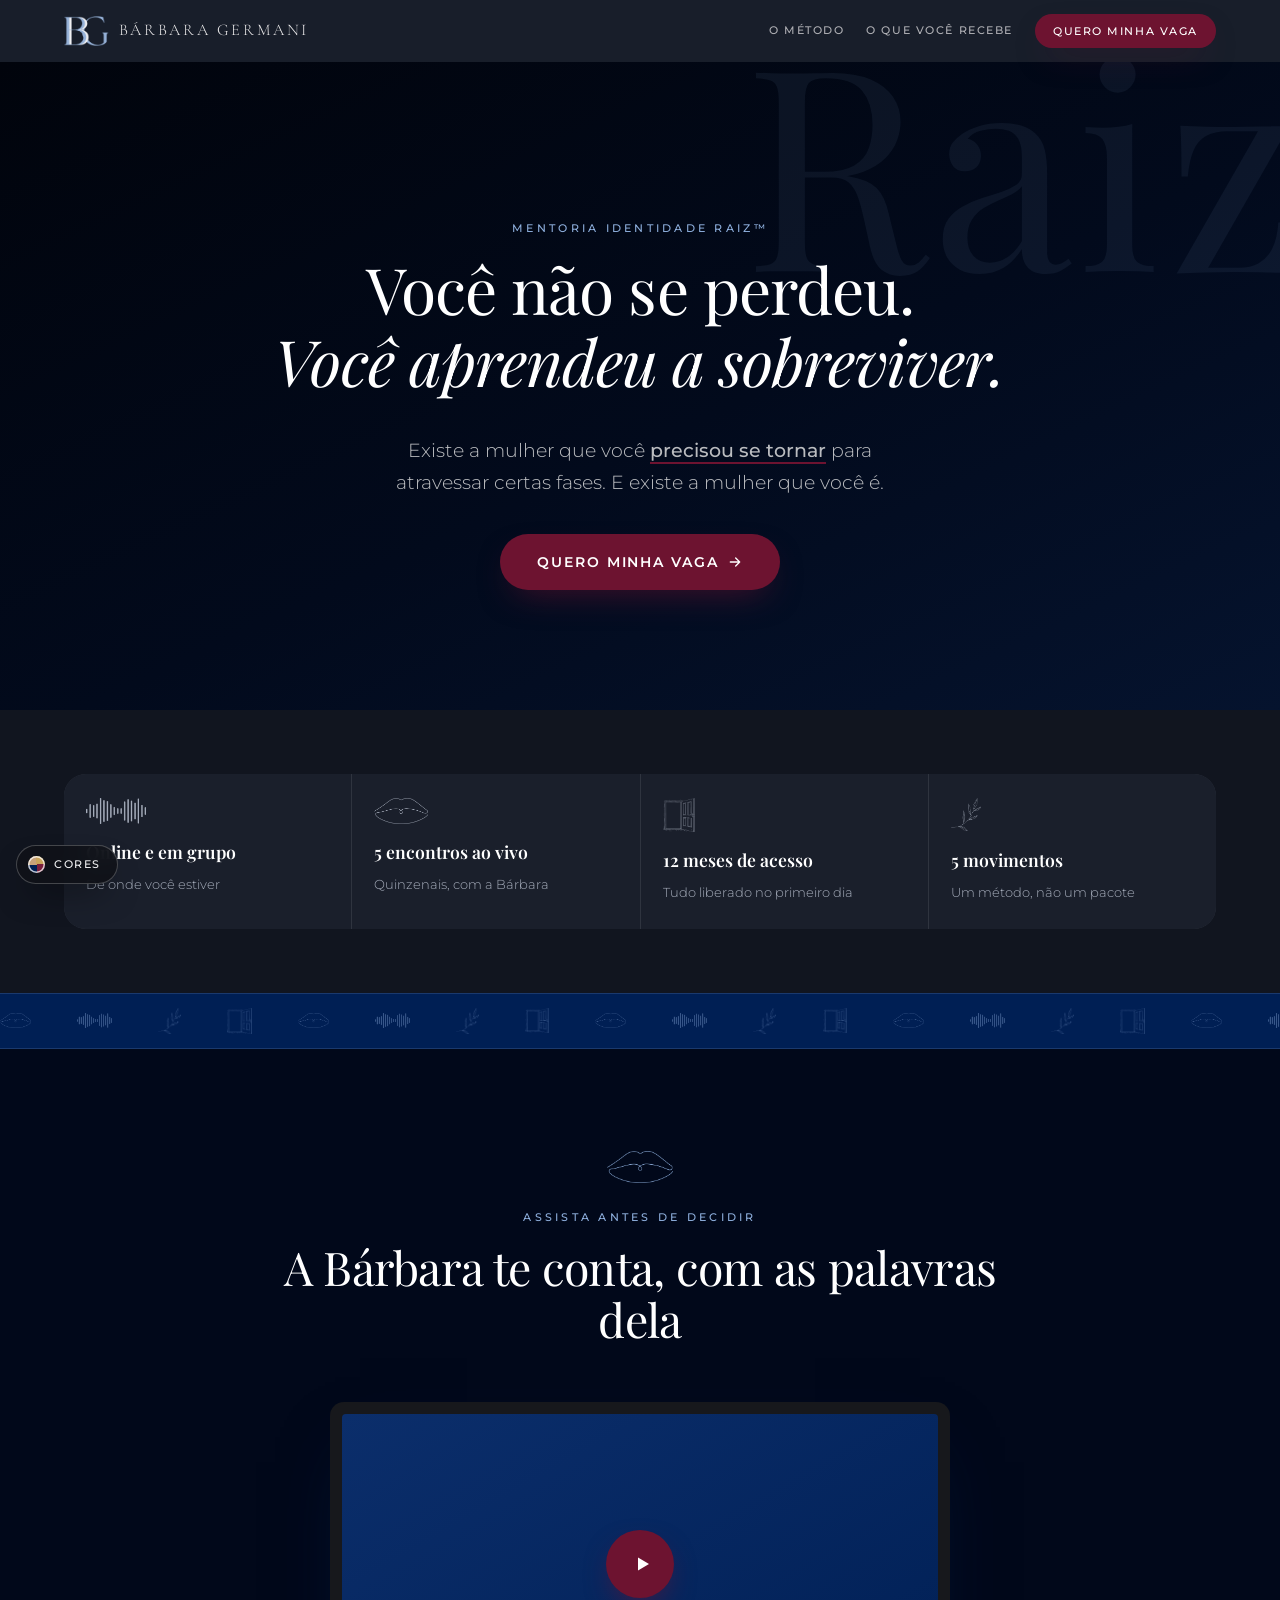
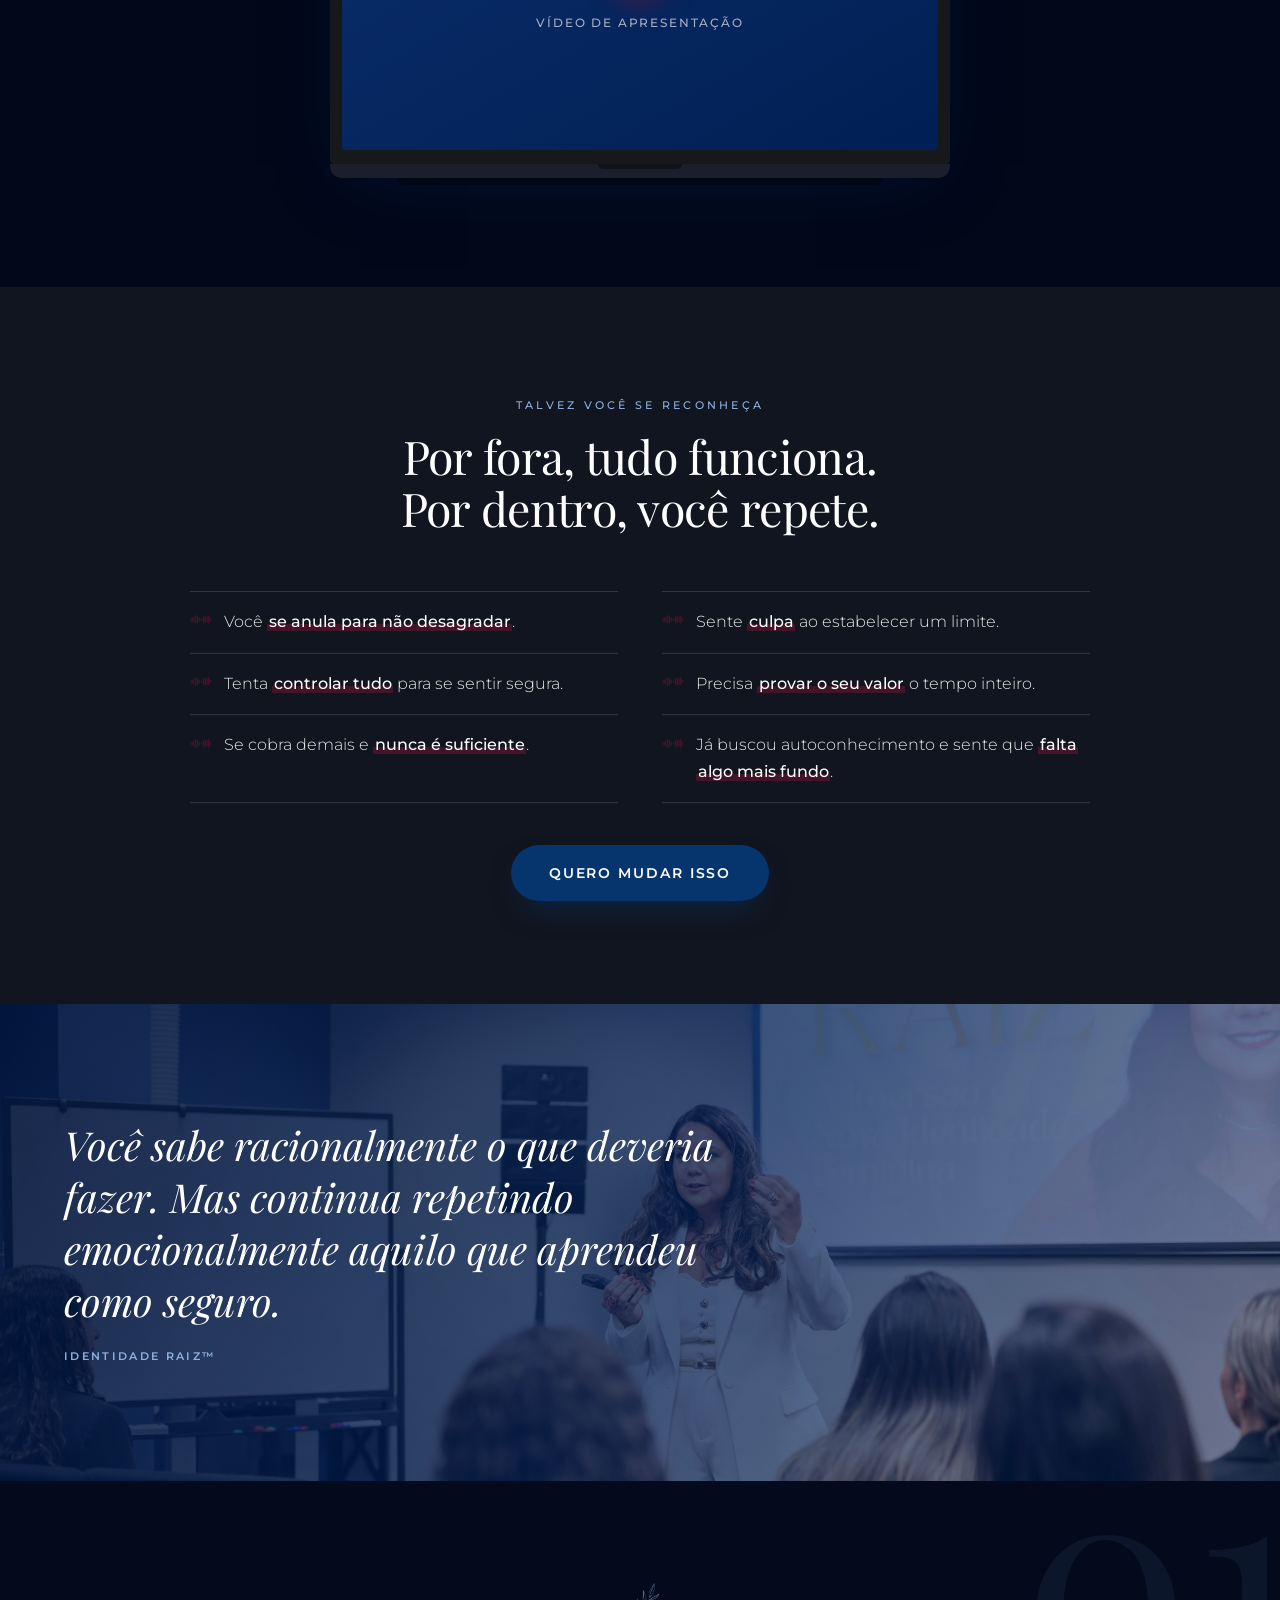
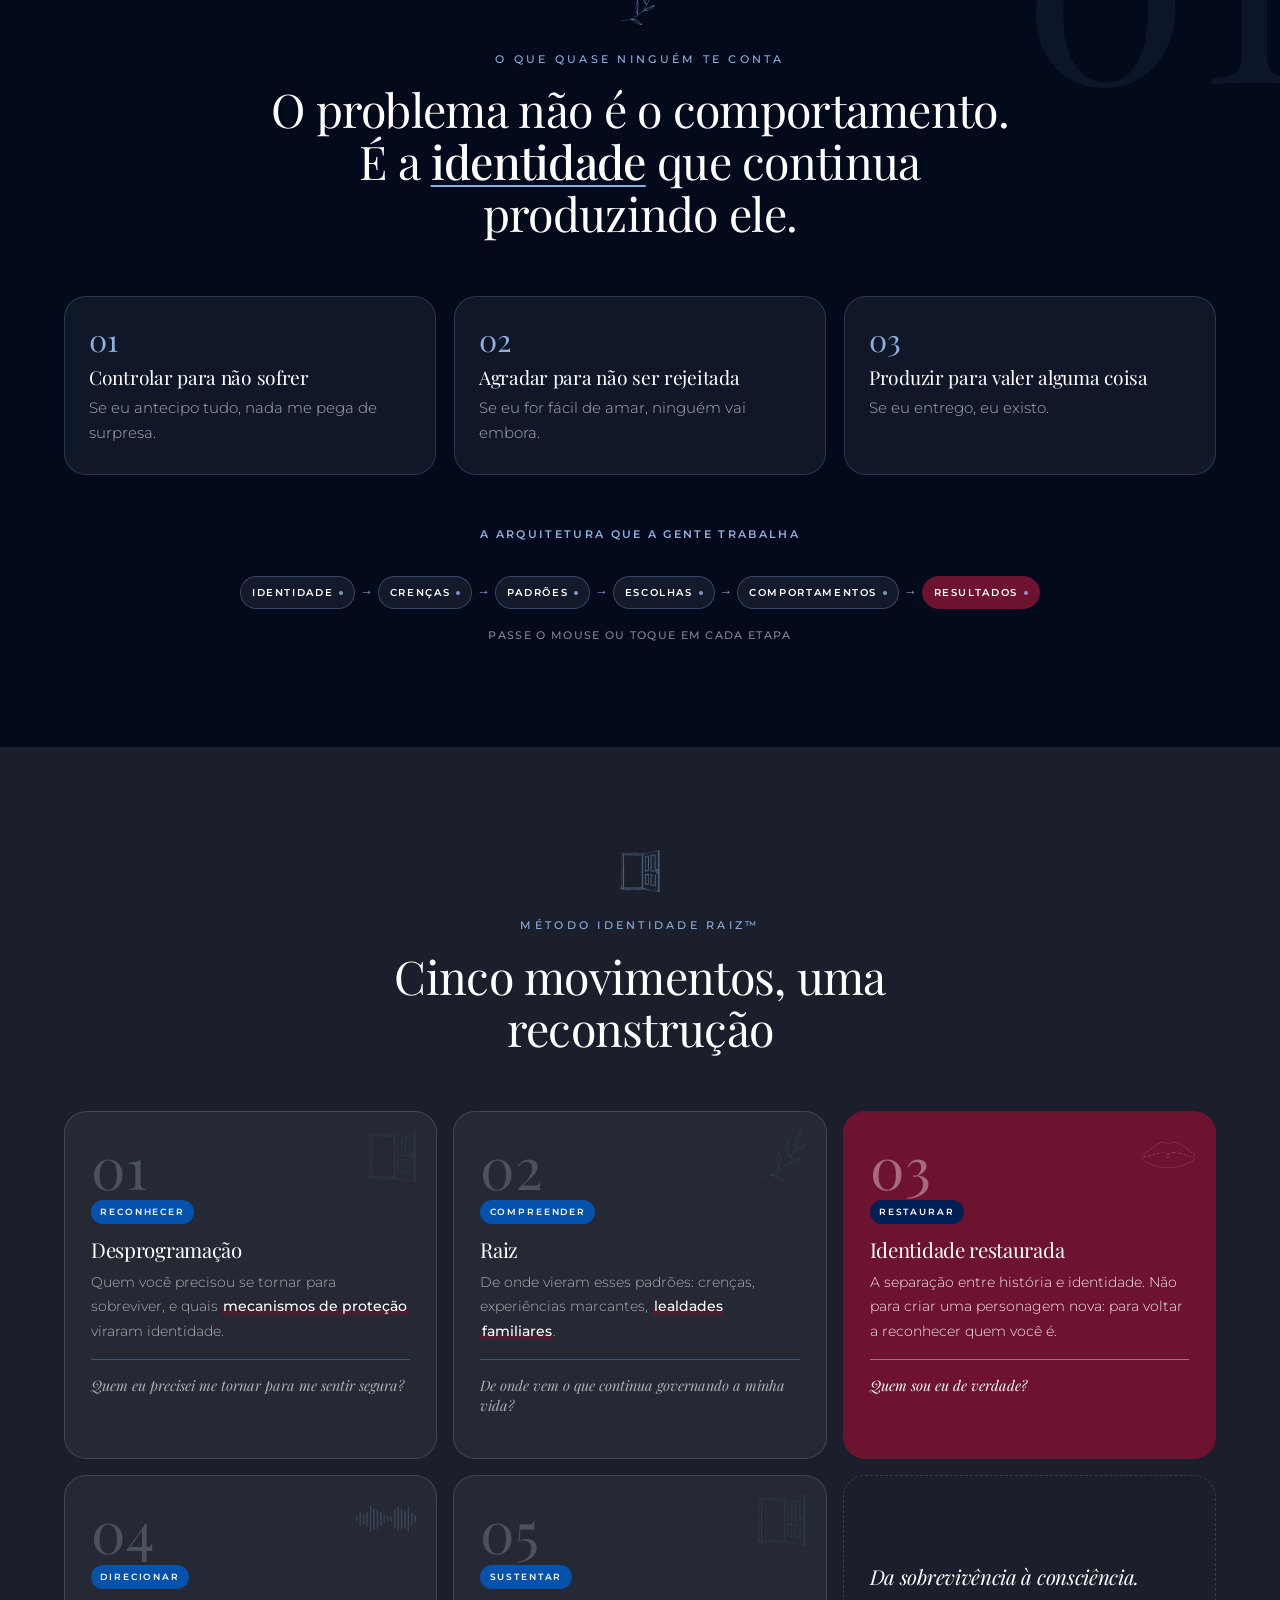
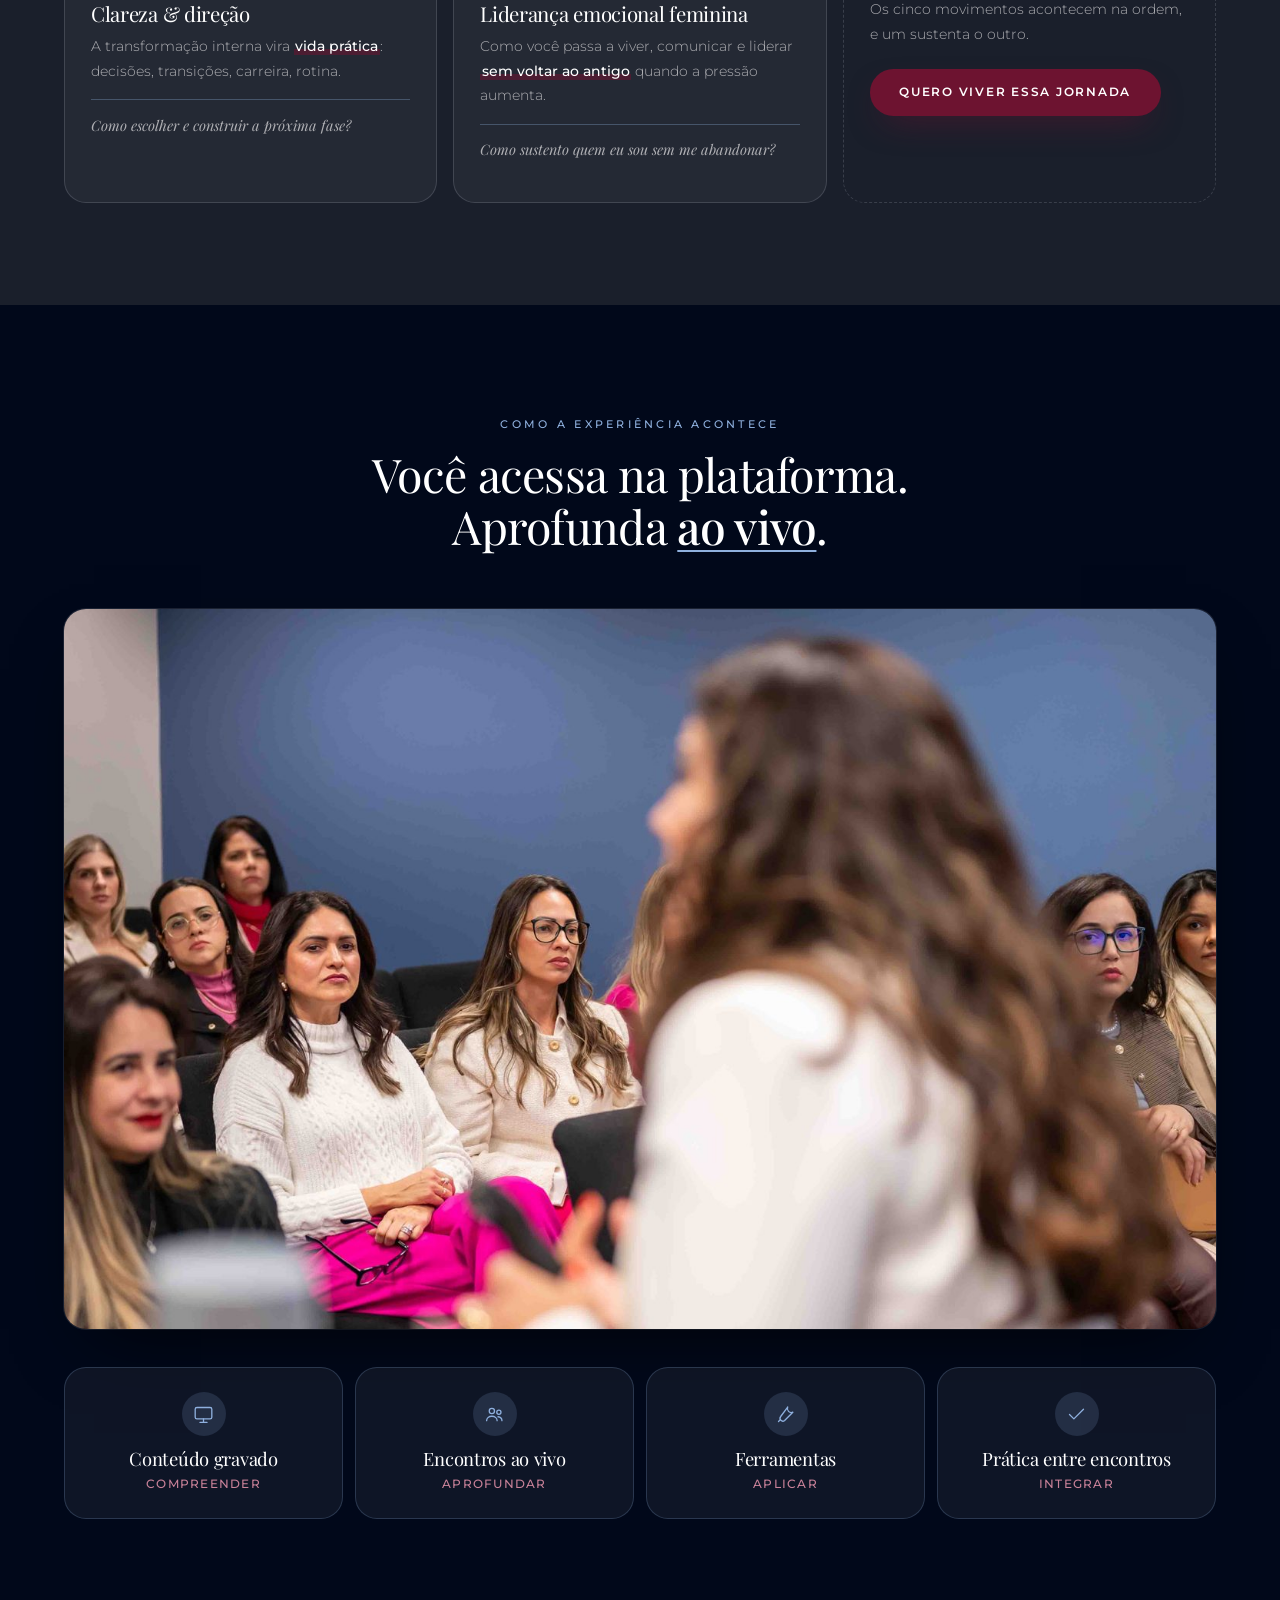
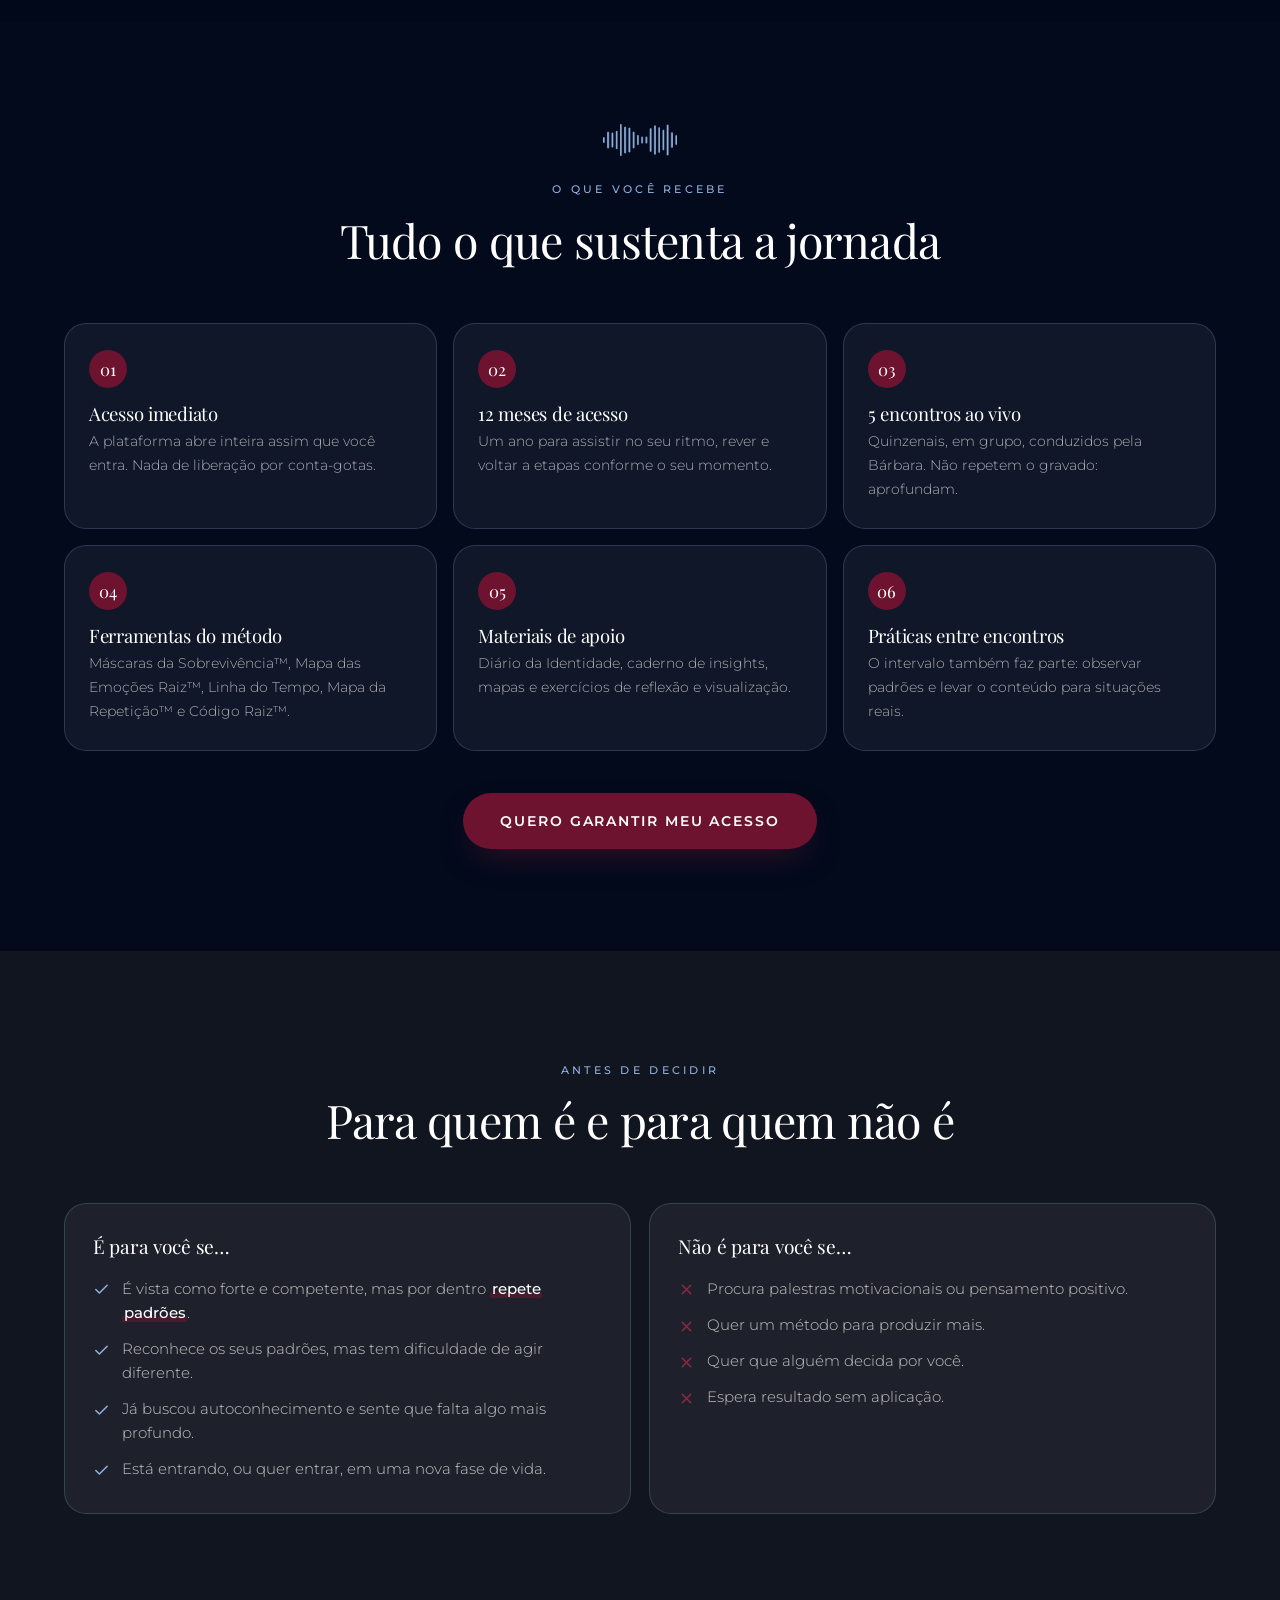
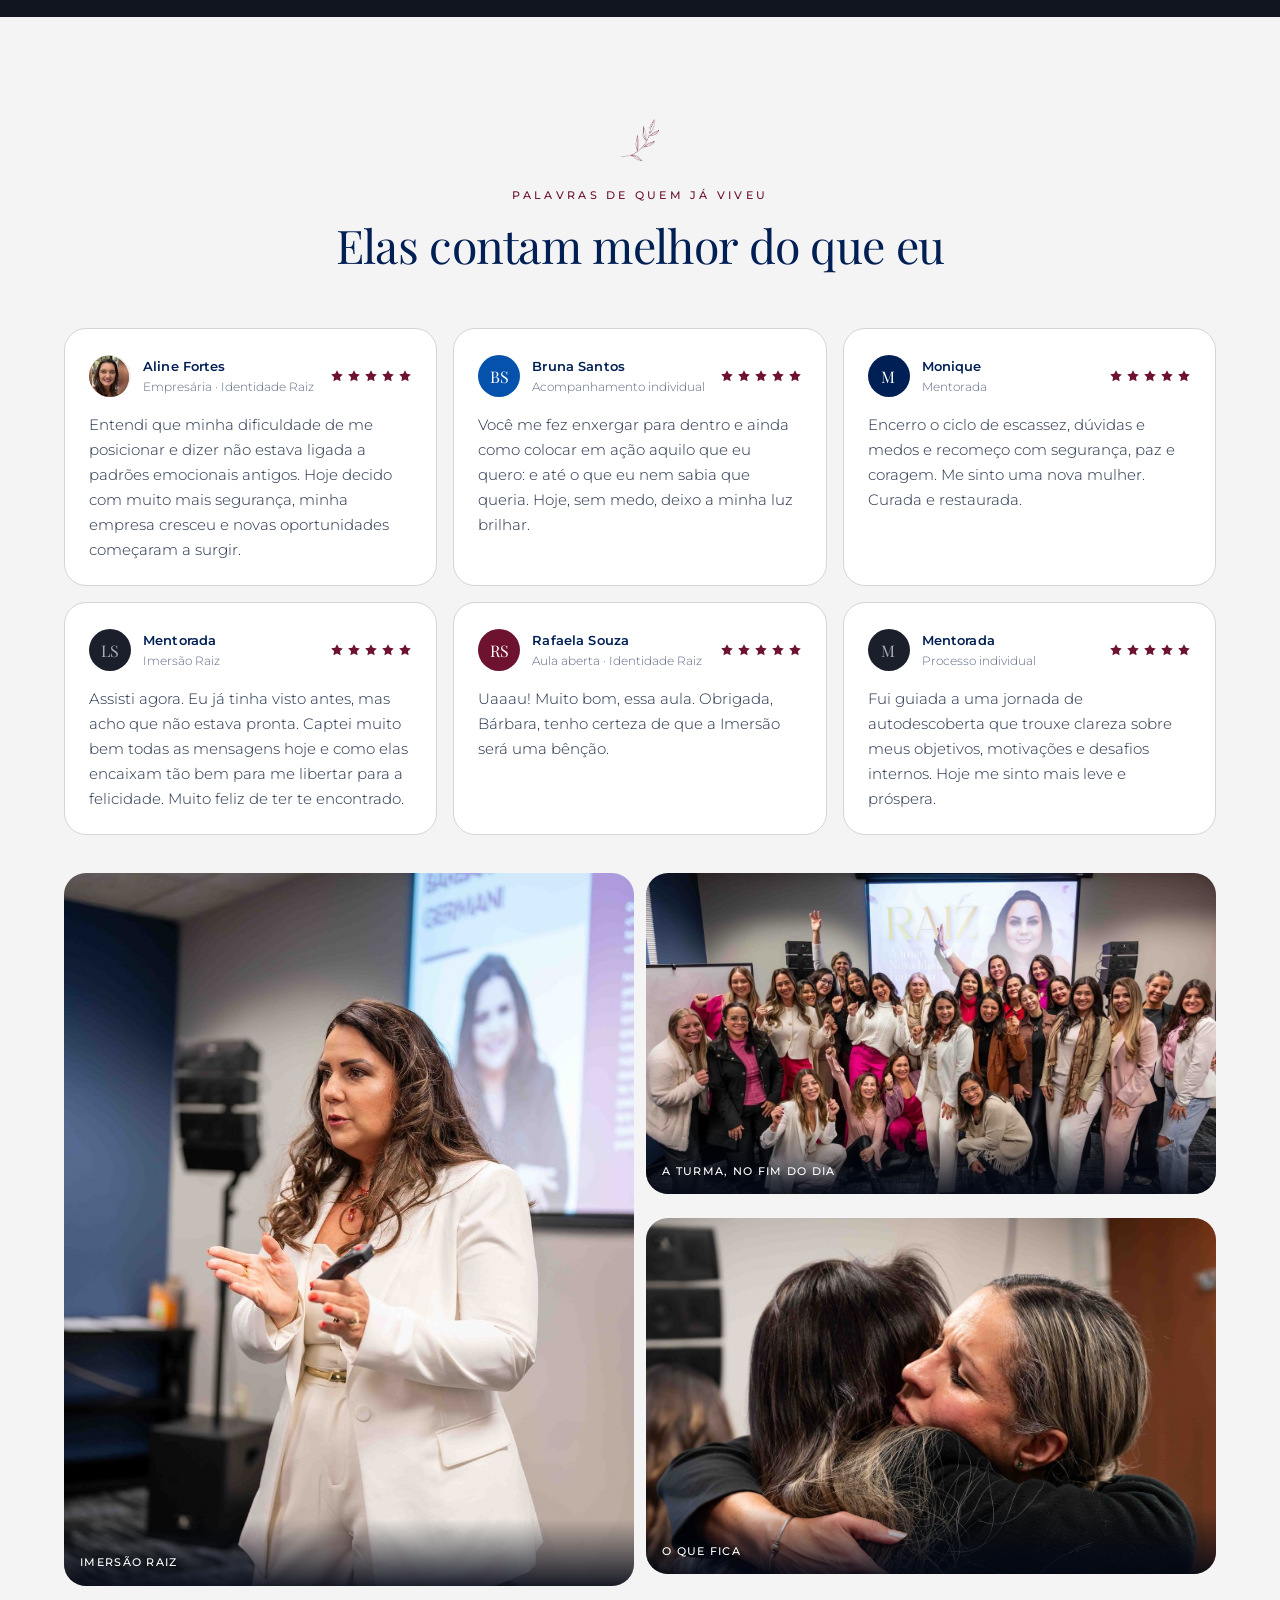
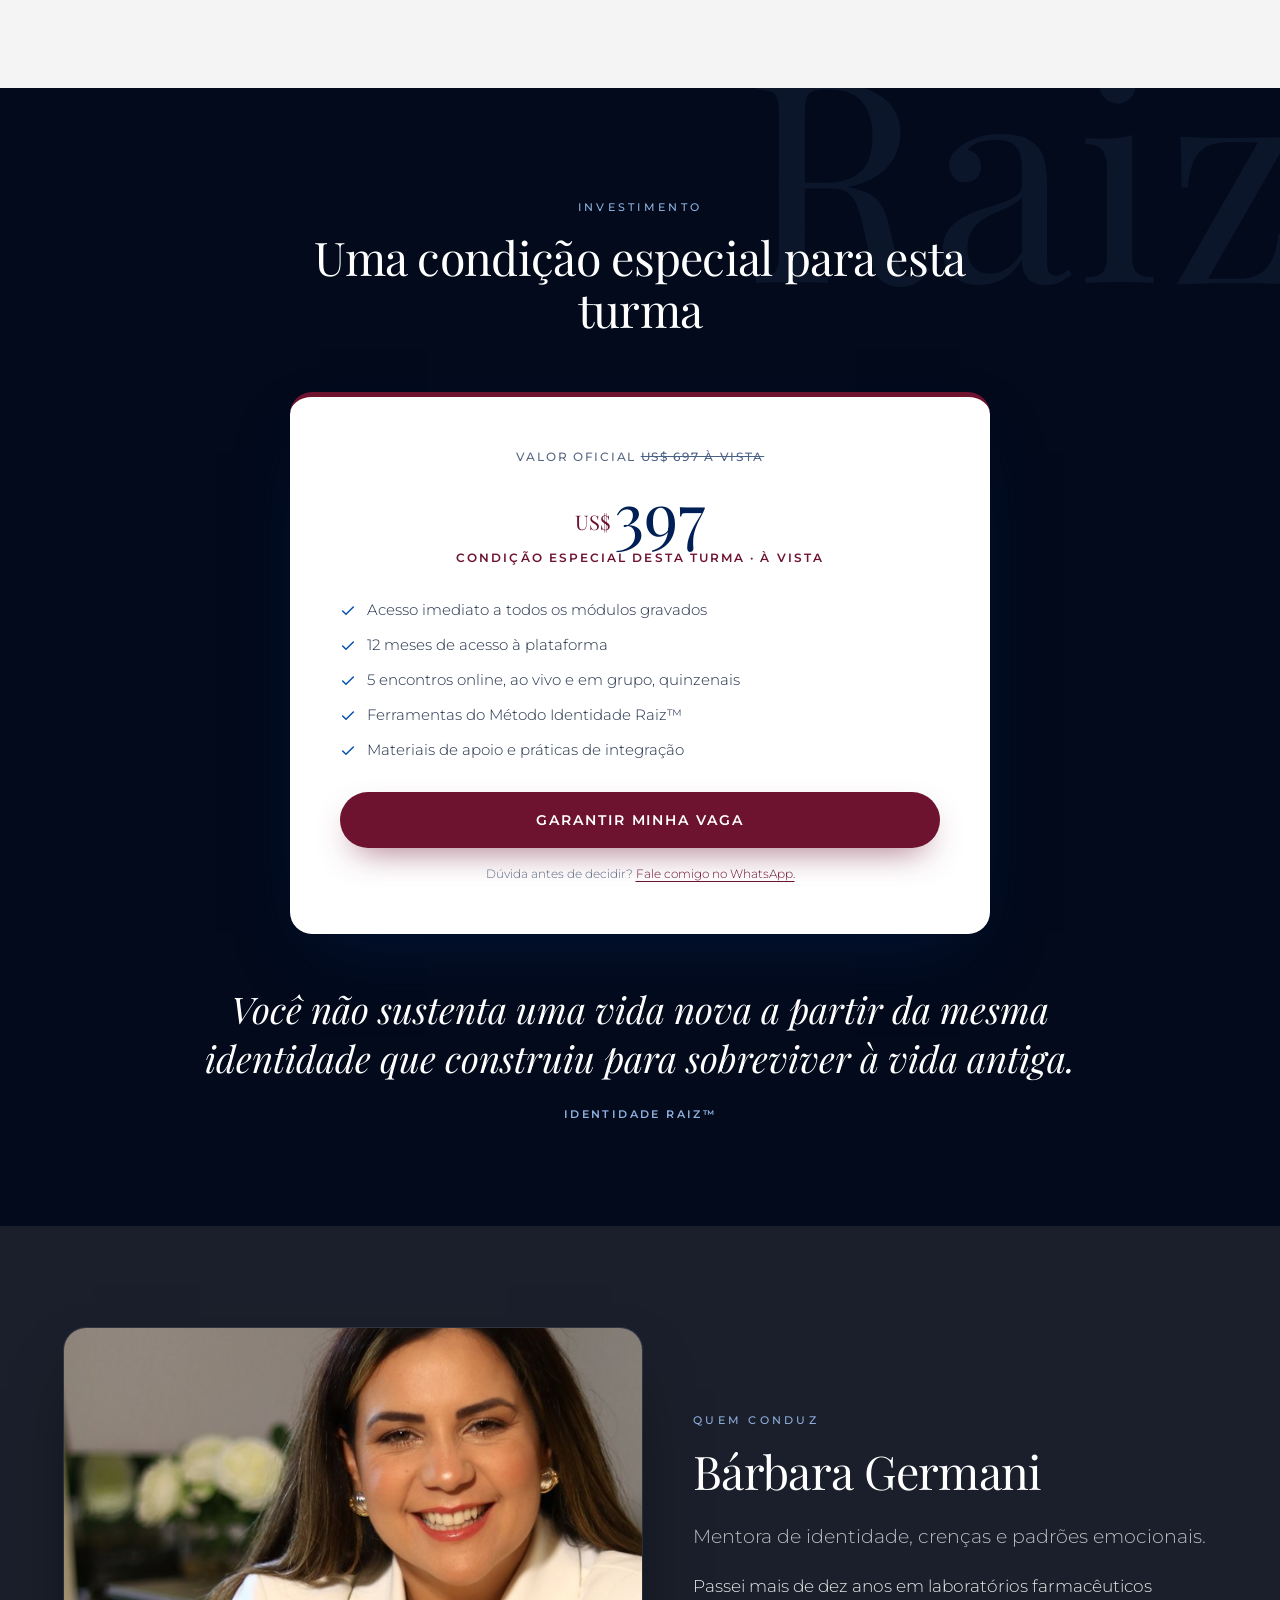
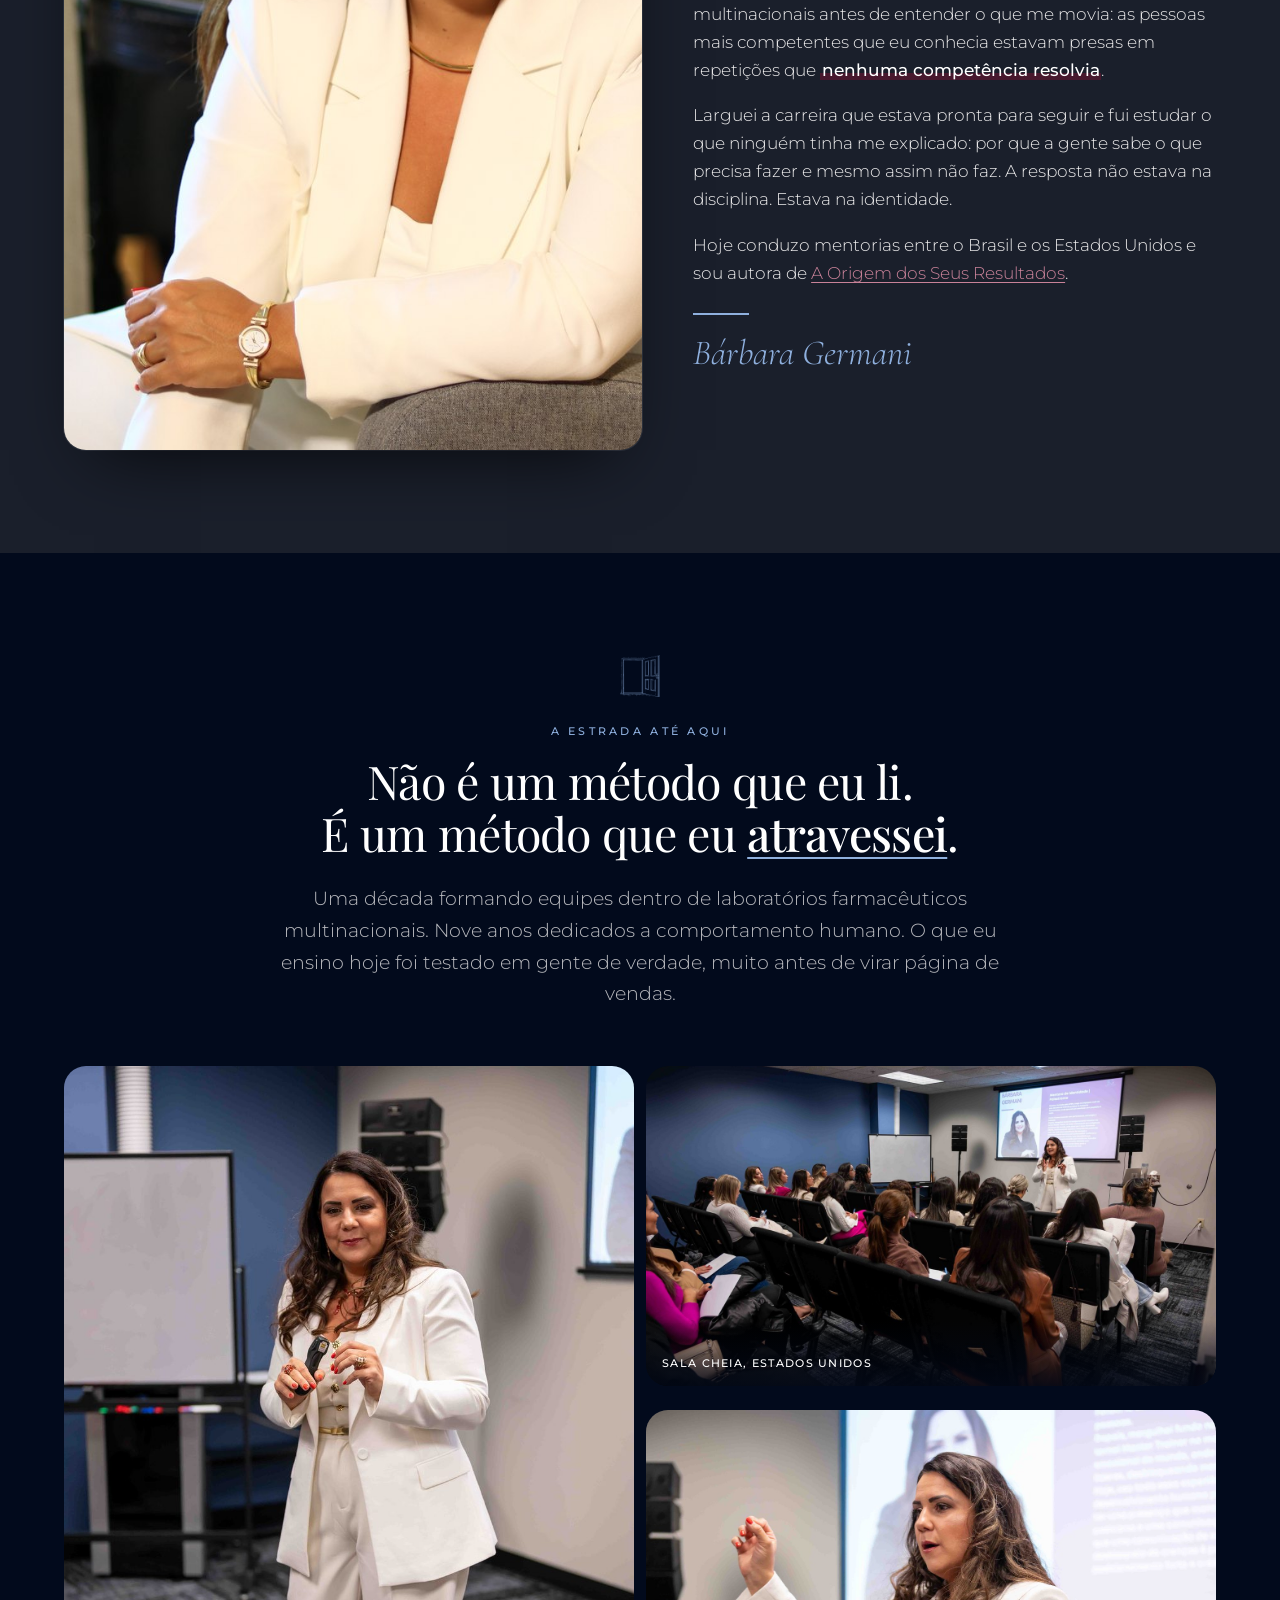
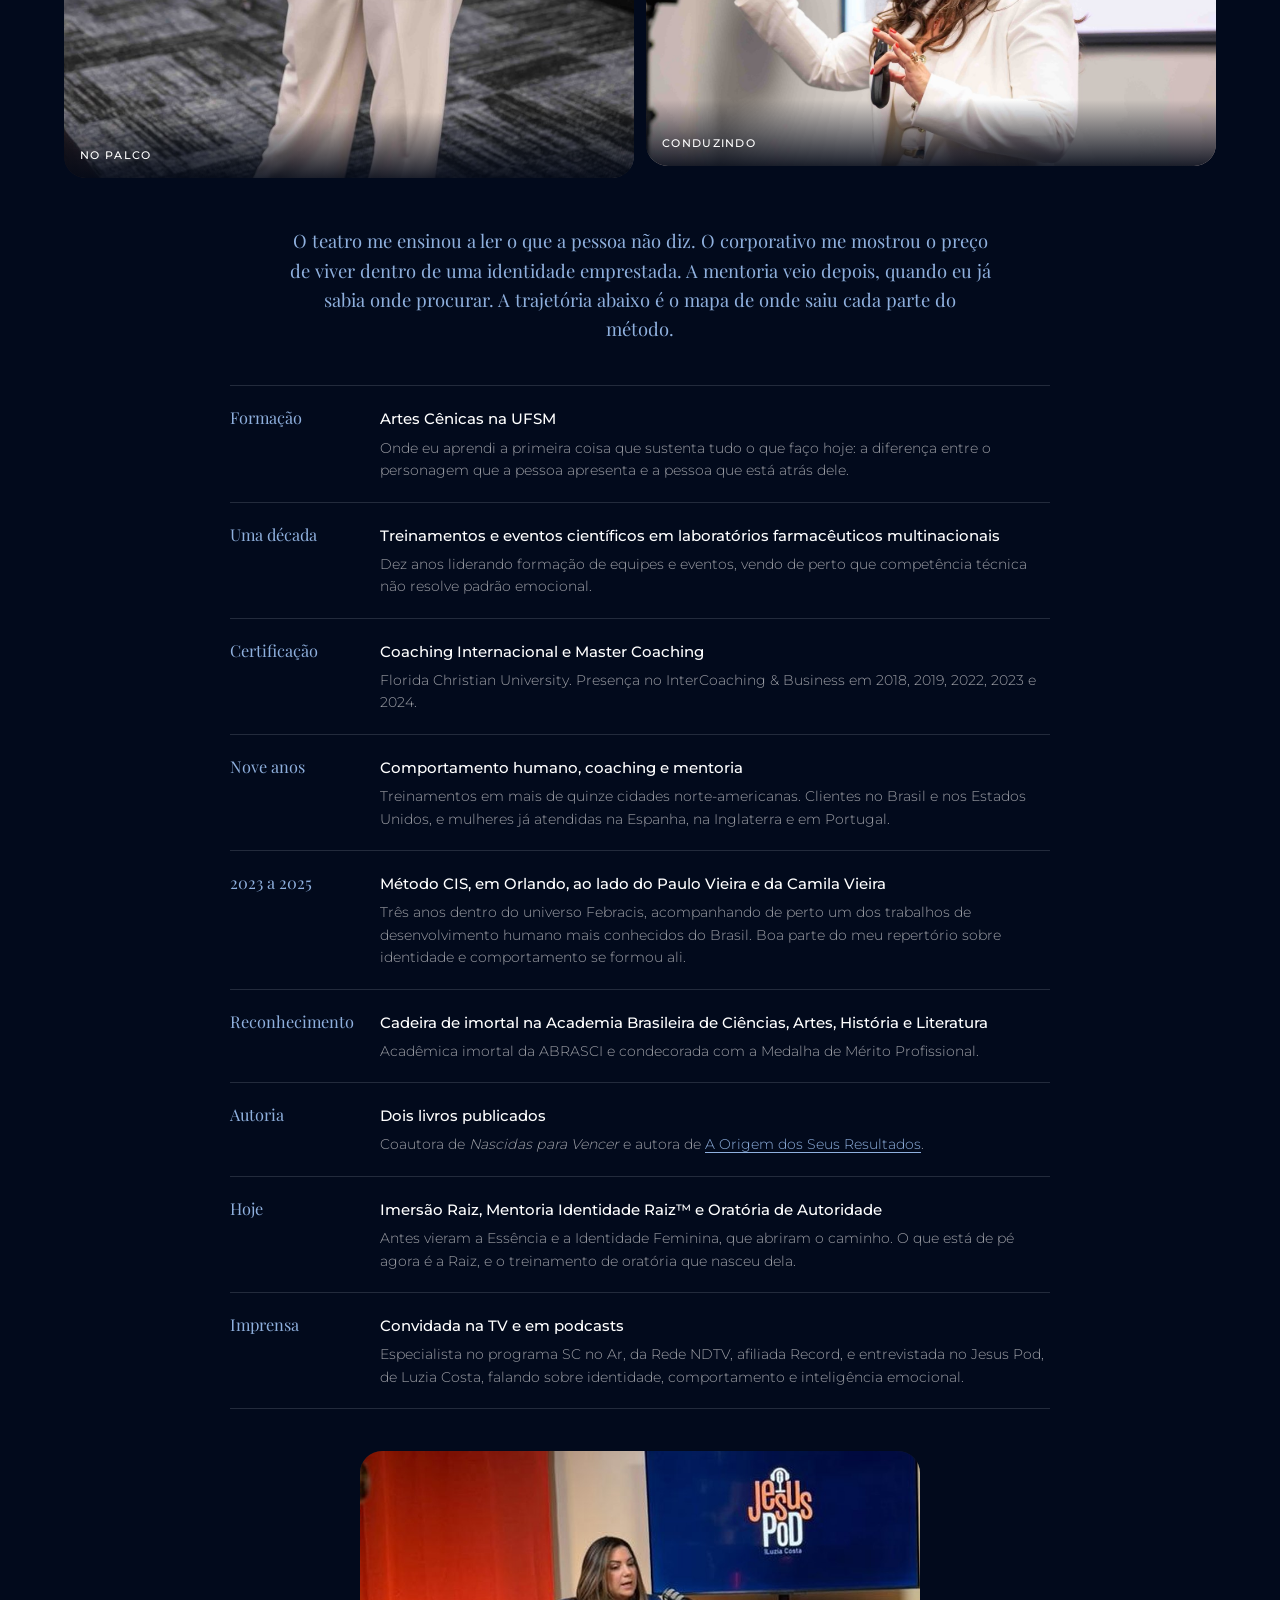
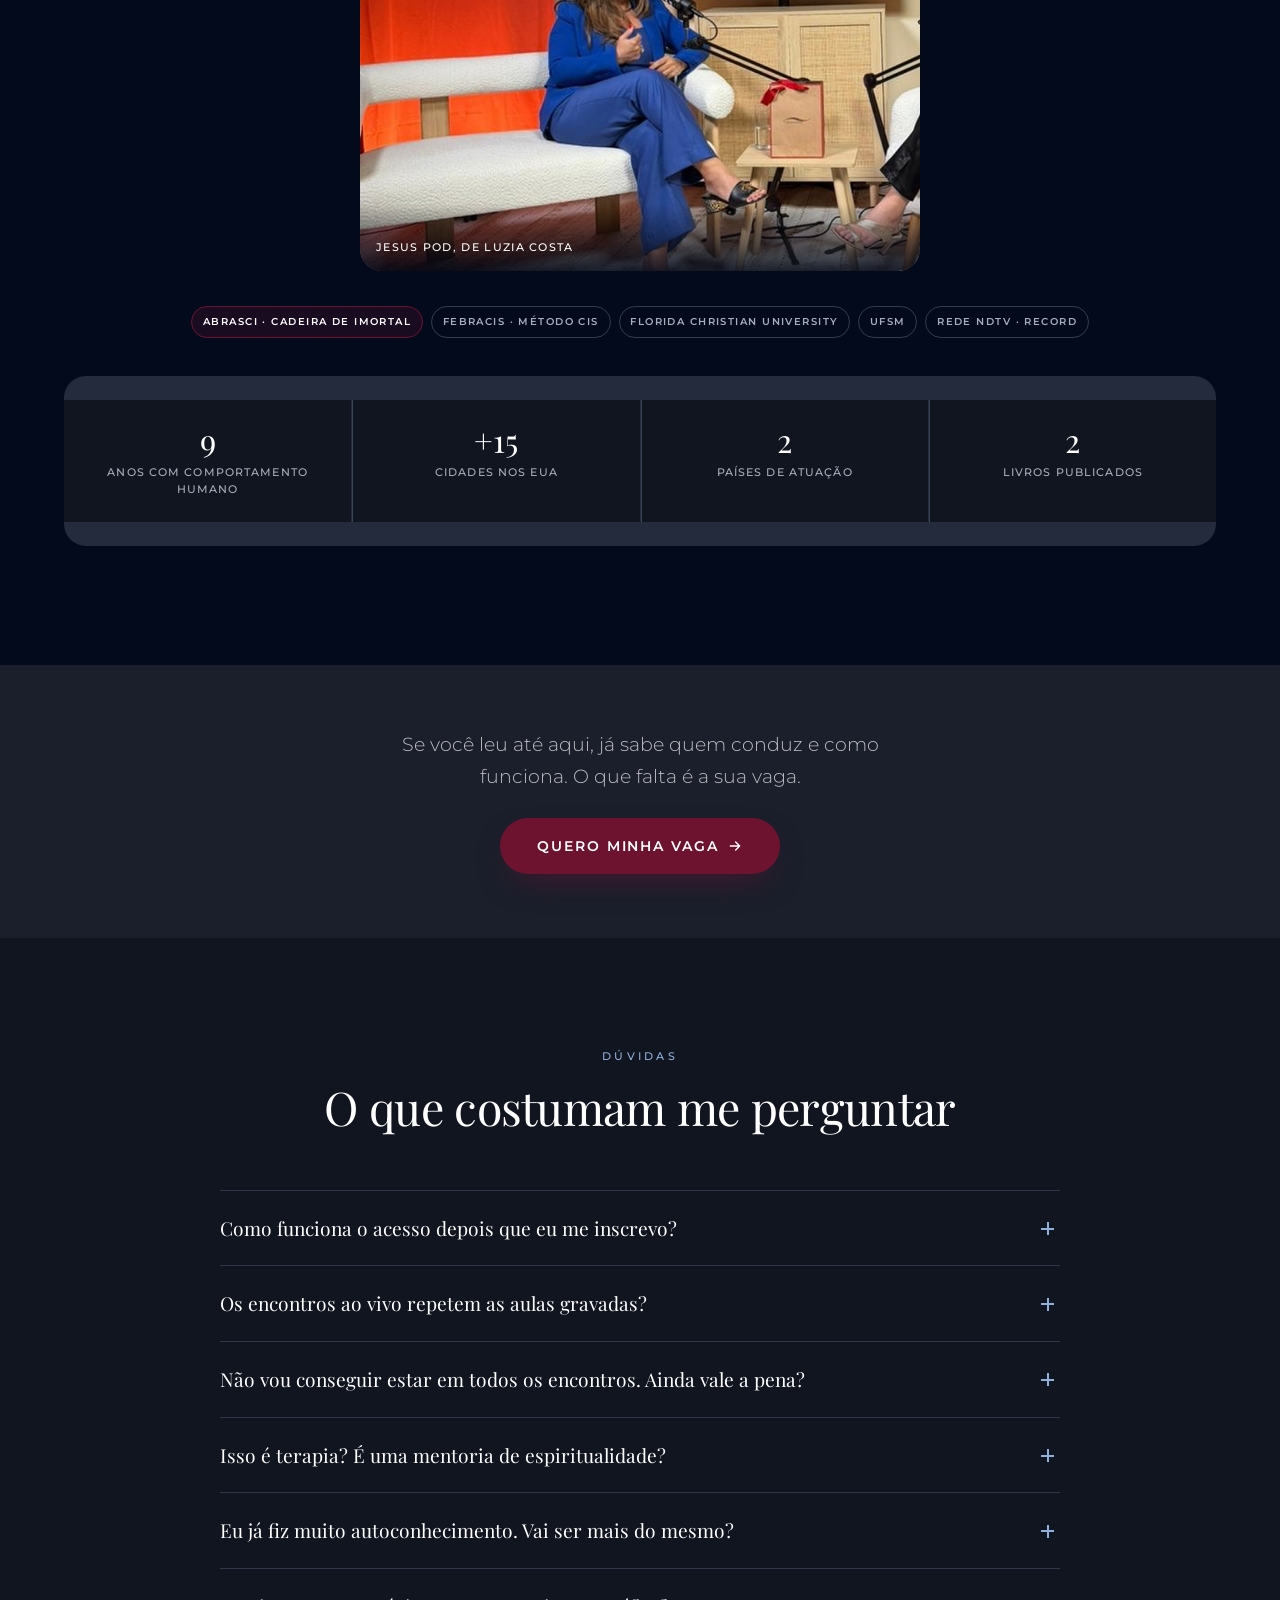
<file: site/mentoria-arquivo.html>
<!DOCTYPE html>
<!-- ====================================================================
     PÁGINA ARQUIVADA, FORA DO AR.
     A Mentoria Identidade Raiz saiu do site em novembro de 2026 para dar
     lugar ao Oratória de Autoridade. Guardei a página inteira aqui, como
     estava, para o caso de a mentoria voltar. Nada aponta para este
     arquivo: ele não está no link da bio nem no rodapé, e o buscador foi
     instruído a não indexar (noindex, logo abaixo).
     Para colocar de volta no ar: renomeie para mentoria.html, apague a
     linha do noindex e devolva o cartão dela no index.html.
     ==================================================================== -->
<html lang="pt-BR">
<head>
<meta charset="UTF-8">
<meta name="viewport" content="width=device-width, initial-scale=1">
<meta name="robots" content="noindex, nofollow">
<title>Mentoria Identidade Raiz™ · Bárbara Germani</title>
<meta name="description" content="Você não se perdeu. Você aprendeu a sobreviver. Mentoria online e em grupo para mulheres que querem compreender os padrões emocionais que ainda governam suas escolhas.">
<meta name="theme-color" content="#020A1C">
<link rel="canonical" href="./mentoria-arquivo.html">
<meta property="og:type" content="website">
<meta property="og:title" content="Mentoria Identidade Raiz™ · Bárbara Germani">
<meta property="og:description" content="Da sobrevivência à consciência. Uma jornada de reconstrução emocional e identitária em 5 movimentos.">
<meta property="og:image" content="./img/barbara-og.jpg">
<meta property="og:locale" content="pt_BR">
<meta name="twitter:card" content="summary_large_image">
<link rel="icon" href="./img/favicon.png">
<link rel="stylesheet" href="./assets/fonts.css">
<link rel="stylesheet" href="./assets/style.css">
</head>
<body class="tem-barra tema-noite">

<!-- ================================================================
     ►►► LINK DO CHECKOUT ◄◄◄
     Cole a URL entre as aspas. Todos os botões de inscrição passam a
     apontar para ela. Vazio = os botões abrem o WhatsApp da Bárbara.
     ================================================================ -->
<script>var CHECKOUT_URL = "";</script>

<svg width="0" height="0" style="position:absolute" aria-hidden="true" focusable="false"><defs>
<symbol id="ic-check" viewBox="0 0 24 24"><path d="M20 6L9 17l-5-5" fill="none" stroke="currentColor" stroke-width="2.2" stroke-linecap="round" stroke-linejoin="round"/></symbol>
<symbol id="ic-x" viewBox="0 0 24 24"><path d="M18 6L6 18M6 6l12 12" fill="none" stroke="currentColor" stroke-width="2.2" stroke-linecap="round"/></symbol>
<symbol id="ic-seta" viewBox="0 0 24 24"><path d="M5 12h14M13 6l6 6-6 6" fill="none" stroke="currentColor" stroke-width="2" stroke-linecap="round" stroke-linejoin="round"/></symbol>
<symbol id="ic-estrela" viewBox="0 0 24 24"><path d="m12 2 3.1 6.3 6.9 1-5 4.9 1.2 6.9L12 17.8 5.8 21l1.2-6.9-5-4.9 6.9-1z" fill="currentColor"/></symbol>
</defs></svg>

<header class="topo">
  <div class="wrap topo__int">
    <a class="topo__marca" href="./index.html">
      <img src="./img/logo-bg-claro.png" alt="Bárbara Germani">
      <span>Bárbara Germani</span>
    </a>
    <nav class="topo__nav">
      <a class="esconde-mob" href="#metodo">O método</a>
      <a class="esconde-mob" href="#recebe">O que você recebe</a>
      <a class="btn btn--magenta js-checkout" href="#investimento">Quero minha vaga</a>
    </nav>
  </div>
</header>

<main>

<!-- ═══════════ HERO ═══════════ -->
<!-- Primeira dobra enxuta: saiu a foto e saiu o botão secundário, a pedido
     da Bárbara. No celular sobravam título, apoio e dois botões disputando a
     mesma tela. O recorte continua em img/barbara-recorte.webp e as regras
     .hero--recorte seguem no style.css, caso ela queira a foto de volta. -->
<section class="hero hero--limpo bg-gradiente">
  <span class="marca-dagua" aria-hidden="true">Raiz</span>
  <div class="wrap" style="position:relative;z-index:1;">
    <div class="hero__coluna-texto">
      <span class="eyebrow">Mentoria Identidade Raiz™</span>
      <h1>Você não se perdeu.<br><em style="font-style:italic;">Você aprendeu a sobreviver.</em></h1>
      <p class="lead">
        Existe a mulher que você <span class="sublinha">precisou se tornar</span> para atravessar certas fases.
        E existe a mulher que você é.
      </p>
      <div class="cta-linha cta-linha--centro" style="margin-top:2.2rem;">
        <a class="btn btn--magenta btn--gg" href="#investimento">Quero minha vaga <svg aria-hidden="true"><use href="#ic-seta"/></svg></a>
      </div>
    </div>
  </div>
</section>

<!-- ═══════════ FICHA RÁPIDA ═══════════ -->
<section class="bg-escuro bg-escuro--grafite secao-curta">
  <div class="wrap">
    <div class="ficha reveal">
      <div>
        <span class="el el--onda" aria-hidden="true"></span>
        <b>Online e em grupo</b>
        <span>De onde você estiver</span>
      </div>
      <div>
        <span class="el el--boca" aria-hidden="true"></span>
        <b>5 encontros ao vivo</b>
        <span>Quinzenais, com a Bárbara</span>
      </div>
      <div>
        <span class="el el--porta" aria-hidden="true"></span>
        <b>12 meses de acesso</b>
        <span>Tudo liberado no primeiro dia</span>
      </div>
      <div>
        <span class="el el--ramo" aria-hidden="true"></span>
        <b>5 movimentos</b>
        <span>Um método, não um pacote</span>
      </div>
    </div>
  </div>
</section>

<div class="faixa-elementos" aria-hidden="true">
  <div class="faixa-elementos__trilha">
    <span class="el el--boca"></span><span class="el el--onda"></span><span class="el el--ramo"></span><span class="el el--porta"></span>
    <span class="el el--boca"></span><span class="el el--onda"></span><span class="el el--ramo"></span><span class="el el--porta"></span>
    <span class="el el--boca"></span><span class="el el--onda"></span><span class="el el--ramo"></span><span class="el el--porta"></span>
    <span class="el el--boca"></span><span class="el el--onda"></span><span class="el el--ramo"></span><span class="el el--porta"></span>
    <span class="el el--boca"></span><span class="el el--onda"></span><span class="el el--ramo"></span><span class="el el--porta"></span>
    <span class="el el--boca"></span><span class="el el--onda"></span><span class="el el--ramo"></span><span class="el el--porta"></span>
  </div>
</div>

<!-- ═══════════ VÍDEO ═══════════ -->
<section class="bg-escuro bg-escuro--noite">
  <div class="wrap-slim">
    <div class="cab">
      <span class="el el--boca elemento-topo" aria-hidden="true"></span>
      <span class="eyebrow">Assista antes de decidir</span>
      <h2>A Bárbara te conta, com as palavras dela</h2>
    </div>

    <div class="mockup-note reveal">
      <div class="mockup-note__tela">
        <!-- ►►► ESPAÇO DO VÍDEO: troque a div abaixo pelo <iframe> do YouTube/Vimeo:
             <iframe src="https://www.youtube.com/embed/ID" title="Bárbara Germani apresenta a Identidade Raiz" allowfullscreen></iframe> -->
        <div class="video-caixa">
          <div>
            <span class="video-caixa__play" aria-hidden="true"><svg viewBox="0 0 24 24" fill="currentColor"><path d="M8 5.5v13l11-6.5z"/></svg></span>
            <p>Vídeo de apresentação</p>
          </div>
        </div>
      </div>
      <div class="mockup-note__base"></div>
      <div class="mockup-note__pe"></div>
    </div>
  </div>
</section>

<!-- ═══════════ DOR ═══════════ -->
<section class="bg-escuro bg-escuro--grafite">
  <div class="wrap">
    <div class="cab">
      <span class="eyebrow">Talvez você se reconheça</span>
      <h2>Por fora, tudo funciona.<br>Por dentro, você repete.</h2>
    </div>

    <ul class="dores dores--2col reveal" style="max-width:900px;margin-inline:auto;">
      <li><span class="el el--onda" aria-hidden="true"></span>Você <span class="grifo">se anula para não desagradar</span>.</li>
      <li><span class="el el--onda" aria-hidden="true"></span>Sente <span class="grifo">culpa</span> ao estabelecer um limite.</li>
      <li><span class="el el--onda" aria-hidden="true"></span>Tenta <span class="grifo">controlar tudo</span> para se sentir segura.</li>
      <li><span class="el el--onda" aria-hidden="true"></span>Precisa <span class="grifo">provar o seu valor</span> o tempo inteiro.</li>
      <li><span class="el el--onda" aria-hidden="true"></span>Se cobra demais e <span class="grifo">nunca é suficiente</span>.</li>
      <li><span class="el el--onda" aria-hidden="true"></span>Já buscou autoconhecimento e sente que <span class="grifo">falta algo mais fundo</span>.</li>
    </ul>

    <div class="cta-linha cta-linha--centro" style="margin-top:2.6rem;">
      <a class="btn btn--azul btn--gg js-checkout" href="#investimento">Quero mudar isso</a>
    </div>
  </div>
</section>

<!-- ═══════════ CITAÇÃO COM FOTO ═══════════ -->
<section class="faixa-foto">
  <img class="faixa-foto__img" src="./img/faixa-citacao.jpg" alt="" aria-hidden="true" loading="lazy">
  <div class="wrap">
    <blockquote class="reveal">
      Você sabe racionalmente o que deveria fazer. Mas continua repetindo emocionalmente aquilo que aprendeu como seguro.
    </blockquote>
    <cite>Identidade Raiz™</cite>
  </div>
</section>

<!-- ═══════════ MECANISMO ═══════════ -->
<section class="bg-escuro secao-dica">
  <span class="marca-dagua" aria-hidden="true">01</span>
  <div class="wrap" style="position:relative;z-index:1;">
    <div class="cab">
      <span class="el el--ramo elemento-topo" aria-hidden="true"></span>
      <span class="eyebrow">O que quase ninguém te conta</span>
      <h2>O problema não é o comportamento.<br>É a <span class="sublinha">identidade</span> que continua produzindo ele.</h2>
    </div>

    <div class="grade grade--3 reveal">
      <div class="cartao"><span class="cartao__num">01</span><h3>Controlar para não sofrer</h3><p>Se eu antecipo tudo, nada me pega de surpresa.</p></div>
      <div class="cartao"><span class="cartao__num">02</span><h3>Agradar para não ser rejeitada</h3><p>Se eu for fácil de amar, ninguém vai embora.</p></div>
      <div class="cartao"><span class="cartao__num">03</span><h3>Produzir para valer alguma coisa</h3><p>Se eu entrego, eu existo.</p></div>
    </div>

    <div class="reveal" style="margin-top:3.2rem;">
      <p class="centro" style="font-size:.66rem;font-weight:600;letter-spacing:.22em;text-transform:uppercase;color:var(--azul-claro);">A arquitetura que a gente trabalha</p>
      <div class="fluxo fluxo--interativo">
        <div class="fluxo__item">
          <button type="button" class="fluxo__botao" aria-expanded="false">Identidade</button>
          <span class="fluxo__dica" role="tooltip">
            <b>Movimento 01 · Desprogramação</b>
            Quem você precisou se tornar para sobreviver. Aqui a gente separa os mecanismos de proteção daquilo que é realmente você.
          </span>
        </div><i aria-hidden="true">→</i>
        <div class="fluxo__item">
          <button type="button" class="fluxo__botao" aria-expanded="false">Crenças</button>
          <span class="fluxo__dica" role="tooltip">
            <b>Movimento 02 · Raiz</b>
            O que você passou a acreditar sobre si e sobre o que é possível. Este movimento mostra de onde essas crenças vieram e por que continuam de pé.
          </span>
        </div><i aria-hidden="true">→</i>
        <div class="fluxo__item">
          <button type="button" class="fluxo__botao" aria-expanded="false">Padrões</button>
          <span class="fluxo__dica" role="tooltip">
            <b>Movimento 03 · Identidade Restaurada</b>
            O que se repete em contextos diferentes. É aqui que o padrão deixa de ser lido como identidade e volta a ser o que sempre foi: adaptação.
          </span>
        </div><i aria-hidden="true">→</i>
        <div class="fluxo__item">
          <button type="button" class="fluxo__botao" aria-expanded="false">Escolhas</button>
          <span class="fluxo__dica" role="tooltip">
            <b>Movimento 04 · Clareza &amp; Direção</b>
            Decisões, transições, carreira, rotina. Consciência que não vira escolha não muda resultado: este movimento faz a travessia.
          </span>
        </div><i aria-hidden="true">→</i>
        <div class="fluxo__item">
          <button type="button" class="fluxo__botao" aria-expanded="false">Comportamentos</button>
          <span class="fluxo__dica" role="tooltip">
            <b>Movimento 05 · Liderança Emocional Feminina</b>
            Como você comunica, estabelece limites e se posiciona. O último movimento sustenta a nova identidade quando a pressão aumenta.
          </span>
        </div><i aria-hidden="true">→</i>
        <div class="fluxo__item fluxo__item--fim">
          <button type="button" class="fluxo__botao" aria-expanded="false">Resultados</button>
          <span class="fluxo__dica" role="tooltip">
            <b>A consequência</b>
            O que aparece na sua vida é o último elo da corrente. Por isso a mentoria não começa aqui: quando os cinco movimentos acontecem, o resultado muda junto.
          </span>
        </div>
      </div>
      <span class="fluxo__legenda centro" style="display:block;">Passe o mouse ou toque em cada etapa</span>
    </div>
  </div>
</section>

<!-- ═══════════ OS 5 MOVIMENTOS ═══════════ -->
<section class="bg-escuro bg-escuro--brisa" id="metodo">
  <div class="wrap">
    <div class="cab">
      <span class="el el--porta elemento-topo" aria-hidden="true"></span>
      <span class="eyebrow">Método Identidade Raiz™</span>
      <h2>Cinco movimentos, uma reconstrução</h2>
    </div>

    <div class="movs reveal">
      <article class="mov">
        <span class="el el--porta mov__el" aria-hidden="true"></span>
        <span class="mov__n">01</span>
        <span class="mov__tag">Reconhecer</span>
        <h3>Desprogramação</h3>
        <p>Quem você precisou se tornar para sobreviver, e quais <span class="grifo">mecanismos de proteção</span> viraram identidade.</p>
        <p class="mov__pergunta">Quem eu precisei me tornar para me sentir segura?</p>
      </article>

      <article class="mov">
        <span class="el el--ramo mov__el" aria-hidden="true"></span>
        <span class="mov__n">02</span>
        <span class="mov__tag">Compreender</span>
        <h3>Raiz</h3>
        <p>De onde vieram esses padrões: crenças, experiências marcantes, <span class="grifo">lealdades familiares</span>.</p>
        <p class="mov__pergunta">De onde vem o que continua governando a minha vida?</p>
      </article>

      <article class="mov mov--destaque">
        <span class="el el--boca mov__el" aria-hidden="true"></span>
        <span class="mov__n">03</span>
        <span class="mov__tag">Restaurar</span>
        <h3>Identidade restaurada</h3>
        <p>A separação entre história e identidade. Não para criar uma personagem nova: para voltar a reconhecer quem você é.</p>
        <p class="mov__pergunta">Quem sou eu de verdade?</p>
      </article>

      <article class="mov">
        <span class="el el--onda mov__el" aria-hidden="true"></span>
        <span class="mov__n">04</span>
        <span class="mov__tag">Direcionar</span>
        <h3>Clareza &amp; direção</h3>
        <p>A transformação interna vira <span class="grifo">vida prática</span>: decisões, transições, carreira, rotina.</p>
        <p class="mov__pergunta">Como escolher e construir a próxima fase?</p>
      </article>

      <article class="mov">
        <span class="el el--porta mov__el" aria-hidden="true"></span>
        <span class="mov__n">05</span>
        <span class="mov__tag">Sustentar</span>
        <h3>Liderança emocional feminina</h3>
        <p>Como você passa a viver, comunicar e liderar <span class="grifo">sem voltar ao antigo</span> quando a pressão aumenta.</p>
        <p class="mov__pergunta">Como sustento quem eu sou sem me abandonar?</p>
      </article>

      <article class="mov" style="display:flex;flex-direction:column;justify-content:center;align-items:flex-start;background:transparent;border-style:dashed;">
        <h3 style="font-style:italic;">Da sobrevivência à consciência.</h3>
        <p style="margin-bottom:1.4rem;">Os cinco movimentos acontecem na ordem, e um sustenta o outro.</p>
        <a class="btn btn--magenta js-checkout" href="#investimento">Quero viver essa jornada</a>
      </article>
    </div>
  </div>
</section>

<!-- ═══════════ COMO FUNCIONA ═══════════ -->
<section class="bg-escuro bg-escuro--noite">
  <div class="wrap">
    <div class="cab">
      <span class="eyebrow">Como a experiência acontece</span>
      <h2>Você acessa na plataforma.<br>Aprofunda <span class="sublinha">ao vivo</span>.</h2>
    </div>

    <div class="reveal" style="margin-bottom:2.4rem;">
      <img class="foto-borda" src="./img/plateia.jpg" alt="Encontro da Identidade Raiz" style="width:100%;display:block;" loading="lazy">
    </div>

    <div class="etapas reveal">
      <div class="etapa">
        <span class="etapa__ico" aria-hidden="true"><svg viewBox="0 0 24 24" fill="none" stroke="currentColor" stroke-width="1.5" stroke-linecap="round" stroke-linejoin="round"><rect x="2.5" y="4" width="19" height="13" rx="2"/><path d="M8 21h8M12 17v4"/></svg></span>
        <h4>Conteúdo gravado</h4><p>Compreender</p>
      </div>
      <div class="etapa">
        <span class="etapa__ico" aria-hidden="true"><svg viewBox="0 0 24 24" fill="none" stroke="currentColor" stroke-width="1.5" stroke-linecap="round" stroke-linejoin="round"><circle cx="9" cy="8" r="3"/><circle cx="17" cy="9.5" r="2.4"/><path d="M3 19c0-3 2.7-5 6-5s6 2 6 5"/><path d="M16 14.6c2.6.3 4.5 2.1 4.5 4.4"/></svg></span>
        <h4>Encontros ao vivo</h4><p>Aprofundar</p>
      </div>
      <div class="etapa">
        <span class="etapa__ico" aria-hidden="true"><svg viewBox="0 0 24 24" fill="none" stroke="currentColor" stroke-width="1.5" stroke-linecap="round" stroke-linejoin="round"><path d="M14.5 3.5a4.5 4.5 0 0 0 5.9 5.9L11 18.8a3.2 3.2 0 0 1-4.5-4.5z"/><path d="M4 20l2-2"/></svg></span>
        <h4>Ferramentas</h4><p>Aplicar</p>
      </div>
      <div class="etapa">
        <span class="etapa__ico" aria-hidden="true"><svg viewBox="0 0 24 24" fill="none" stroke="currentColor" stroke-width="1.5" stroke-linecap="round" stroke-linejoin="round"><path d="M20 6L9 17l-5-5"/></svg></span>
        <h4>Prática entre encontros</h4><p>Integrar</p>
      </div>
    </div>
  </div>
</section>

<!-- ═══════════ O QUE VOCÊ RECEBE ═══════════ -->
<section class="bg-escuro" id="recebe">
  <div class="wrap" style="position:relative;z-index:1;">
    <div class="cab">
      <span class="el el--onda elemento-topo" aria-hidden="true"></span>
      <span class="eyebrow">O que você recebe</span>
      <h2>Tudo o que sustenta a jornada</h2>
    </div>

    <div class="entregas-grade reveal">
      <article class="entrega-cartao">
        <span class="entrega-cartao__n">01</span>
        <h4>Acesso imediato</h4>
        <p>A plataforma abre inteira assim que você entra. Nada de liberação por conta-gotas.</p>
      </article>
      <article class="entrega-cartao">
        <span class="entrega-cartao__n">02</span>
        <h4>12 meses de acesso</h4>
        <p>Um ano para assistir no seu ritmo, rever e voltar a etapas conforme o seu momento.</p>
      </article>
      <article class="entrega-cartao">
        <span class="entrega-cartao__n">03</span>
        <h4>5 encontros ao vivo</h4>
        <p>Quinzenais, em grupo, conduzidos pela Bárbara. Não repetem o gravado: aprofundam.</p>
      </article>
      <article class="entrega-cartao">
        <span class="entrega-cartao__n">04</span>
        <h4>Ferramentas do método</h4>
        <p>Máscaras da Sobrevivência™, Mapa das Emoções Raiz™, Linha do Tempo, Mapa da Repetição™ e Código Raiz™.</p>
      </article>
      <article class="entrega-cartao">
        <span class="entrega-cartao__n">05</span>
        <h4>Materiais de apoio</h4>
        <p>Diário da Identidade, caderno de insights, mapas e exercícios de reflexão e visualização.</p>
      </article>
      <article class="entrega-cartao">
        <span class="entrega-cartao__n">06</span>
        <h4>Práticas entre encontros</h4>
        <p>O intervalo também faz parte: observar padrões e levar o conteúdo para situações reais.</p>
      </article>
    </div>

    <div class="cta-linha cta-linha--centro" style="margin-top:2.6rem;">
      <a class="btn btn--magenta btn--gg js-checkout" href="#investimento">Quero garantir meu acesso</a>
    </div>
  </div>
</section>

<!-- ═══════════ PARA QUEM É ═══════════ -->
<section class="bg-escuro bg-escuro--grafite">
  <div class="wrap">
    <div class="cab">
      <span class="eyebrow">Antes de decidir</span>
      <h2>Para quem é e para quem não é</h2>
    </div>
    <div class="duas-listas reveal">
      <div class="cartao" style="padding:32px 28px;">
        <h3 style="margin-bottom:1.2rem;">É para você se…</h3>
        <ul class="lista-check lista-check--sim">
          <li><svg aria-hidden="true"><use href="#ic-check"/></svg>É vista como forte e competente, mas por dentro <span class="grifo">repete padrões</span>.</li>
          <li><svg aria-hidden="true"><use href="#ic-check"/></svg>Reconhece os seus padrões, mas tem dificuldade de agir diferente.</li>
          <li><svg aria-hidden="true"><use href="#ic-check"/></svg>Já buscou autoconhecimento e sente que falta algo mais profundo.</li>
          <li><svg aria-hidden="true"><use href="#ic-check"/></svg>Está entrando, ou quer entrar, em uma nova fase de vida.</li>
        </ul>
      </div>
      <div class="cartao" style="padding:32px 28px;">
        <h3 style="margin-bottom:1.2rem;">Não é para você se…</h3>
        <ul class="lista-check lista-check--nao">
          <li><svg aria-hidden="true"><use href="#ic-x"/></svg>Procura palestras motivacionais ou pensamento positivo.</li>
          <li><svg aria-hidden="true"><use href="#ic-x"/></svg>Quer um método para produzir mais.</li>
          <li><svg aria-hidden="true"><use href="#ic-x"/></svg>Quer que alguém decida por você.</li>
          <li><svg aria-hidden="true"><use href="#ic-x"/></svg>Espera resultado sem aplicação.</li>
        </ul>
      </div>
    </div>
  </div>
</section>

<!-- ═══════════ DEPOIMENTOS ═══════════ -->
<section class="bg-papel" id="depoimentos">
  <div class="wrap">
    <div class="cab">
      <span class="el el--ramo elemento-topo" aria-hidden="true"></span>
      <span class="eyebrow">Palavras de quem já viveu</span>
      <h2>Elas contam melhor do que eu</h2>
    </div>

    <div class="depoimentos reveal">
      <figure class="depoimento" style="margin:0;">
        <div class="depoimento__topo">
          <span class="avatar avatar--foto"><img src="./img/dep-aline.jpg" alt="" width="144" height="144" loading="lazy"></span>
          <span class="depoimento__quem"><b>Aline Fortes</b><span>Empresária · Identidade Raiz</span></span>
          <span class="depoimento__estrelas" aria-label="5 estrelas"><svg><use href="#ic-estrela"/></svg><svg><use href="#ic-estrela"/></svg><svg><use href="#ic-estrela"/></svg><svg><use href="#ic-estrela"/></svg><svg><use href="#ic-estrela"/></svg></span>
        </div>
        <blockquote style="margin:0;"><p>Entendi que minha dificuldade de me posicionar e dizer não estava ligada a padrões emocionais antigos. Hoje decido com muito mais segurança, minha empresa cresceu e novas oportunidades começaram a surgir.</p></blockquote>
      </figure>
      <figure class="depoimento" style="margin:0;">
        <div class="depoimento__topo">
          <span class="avatar avatar--azul" aria-hidden="true">BS</span>
          <span class="depoimento__quem"><b>Bruna Santos</b><span>Acompanhamento individual</span></span>
          <span class="depoimento__estrelas" aria-label="5 estrelas"><svg><use href="#ic-estrela"/></svg><svg><use href="#ic-estrela"/></svg><svg><use href="#ic-estrela"/></svg><svg><use href="#ic-estrela"/></svg><svg><use href="#ic-estrela"/></svg></span>
        </div>
        <blockquote style="margin:0;"><p>Você me fez enxergar para dentro e ainda como colocar em ação aquilo que eu quero: e até o que eu nem sabia que queria. Hoje, sem medo, deixo a minha luz brilhar.</p></blockquote>
      </figure>
      <figure class="depoimento" style="margin:0;">
        <div class="depoimento__topo">
          <span class="avatar avatar--noturno" aria-hidden="true">M</span>
          <span class="depoimento__quem"><b>Monique</b><span>Mentorada</span></span>
          <span class="depoimento__estrelas" aria-label="5 estrelas"><svg><use href="#ic-estrela"/></svg><svg><use href="#ic-estrela"/></svg><svg><use href="#ic-estrela"/></svg><svg><use href="#ic-estrela"/></svg><svg><use href="#ic-estrela"/></svg></span>
        </div>
        <blockquote style="margin:0;"><p>Encerro o ciclo de escassez, dúvidas e medos e recomeço com segurança, paz e coragem. Me sinto uma nova mulher. Curada e restaurada.</p></blockquote>
      </figure>
      <figure class="depoimento" style="margin:0;">
        <div class="depoimento__topo">
          <span class="avatar avatar--neutro" aria-hidden="true">LS</span>
          <span class="depoimento__quem"><b>Mentorada</b><span>Imersão Raiz</span></span>
          <span class="depoimento__estrelas" aria-label="5 estrelas"><svg><use href="#ic-estrela"/></svg><svg><use href="#ic-estrela"/></svg><svg><use href="#ic-estrela"/></svg><svg><use href="#ic-estrela"/></svg><svg><use href="#ic-estrela"/></svg></span>
        </div>
        <blockquote style="margin:0;"><p>Assisti agora. Eu já tinha visto antes, mas acho que não estava pronta. Captei muito bem todas as mensagens hoje e como elas encaixam tão bem para me libertar para a felicidade. Muito feliz de ter te encontrado.</p></blockquote>
      </figure>
      <figure class="depoimento" style="margin:0;">
        <div class="depoimento__topo">
          <span class="avatar" aria-hidden="true">RS</span>
          <span class="depoimento__quem"><b>Rafaela Souza</b><span>Aula aberta · Identidade Raiz</span></span>
          <span class="depoimento__estrelas" aria-label="5 estrelas"><svg><use href="#ic-estrela"/></svg><svg><use href="#ic-estrela"/></svg><svg><use href="#ic-estrela"/></svg><svg><use href="#ic-estrela"/></svg><svg><use href="#ic-estrela"/></svg></span>
        </div>
        <blockquote style="margin:0;"><p>Uaaau! Muito bom, essa aula. Obrigada, Bárbara, tenho certeza de que a Imersão será uma bênção.</p></blockquote>
      </figure>
      <figure class="depoimento" style="margin:0;">
        <div class="depoimento__topo">
          <span class="avatar avatar--neutro" aria-hidden="true">M</span>
          <span class="depoimento__quem"><b>Mentorada</b><span>Processo individual</span></span>
          <span class="depoimento__estrelas" aria-label="5 estrelas"><svg><use href="#ic-estrela"/></svg><svg><use href="#ic-estrela"/></svg><svg><use href="#ic-estrela"/></svg><svg><use href="#ic-estrela"/></svg><svg><use href="#ic-estrela"/></svg></span>
        </div>
        <blockquote style="margin:0;"><p>Fui guiada a uma jornada de autodescoberta que trouxe clareza sobre meus objetivos, motivações e desafios internos. Hoje me sinto mais leve e próspera.</p></blockquote>
      </figure>
    </div>

    <div class="mosaico reveal" style="margin-top:2.4rem;">
      <figure class="mosaico__alta">
        <img class="foco-alto" src="./img/palco-2.jpg" alt="Bárbara Germani conduzindo a Imersão Raiz" loading="lazy">
        <figcaption>Imersão Raiz</figcaption>
      </figure>
      <figure class="mosaico__larga">
        <img class="foco-meio" src="./img/turma.jpg" alt="Turma da Imersão Raiz reunida ao final do encontro" loading="lazy">
        <figcaption>A turma, no fim do dia</figcaption>
      </figure>
      <figure class="mosaico__baixa">
        <img class="foco-meio" src="./img/conexao.jpg" alt="Abraço entre participantes ao final da Imersão Raiz" loading="lazy">
        <figcaption>O que fica</figcaption>
      </figure>
    </div>
  </div>
</section>

<!-- ═══════════ INVESTIMENTO ═══════════ -->
<section class="bg-escuro" id="investimento">
  <span class="marca-dagua" aria-hidden="true">Raiz</span>
  <div class="wrap" style="position:relative;z-index:1;">
    <div class="cab">
      <span class="eyebrow">Investimento</span>
      <h2>Uma condição especial para esta turma</h2>
    </div>

    <div class="oferta reveal">
      <p class="oferta__oficial">Valor oficial <b>US$ 697 à vista</b></p>
      <p class="oferta__valor"><sup>US$</sup>397</p>
      <p class="oferta__cond">Condição especial desta turma · à vista</p>

      <ul class="oferta__inclui">
        <li><svg aria-hidden="true"><use href="#ic-check"/></svg>Acesso imediato a todos os módulos gravados</li>
        <li><svg aria-hidden="true"><use href="#ic-check"/></svg>12 meses de acesso à plataforma</li>
        <li><svg aria-hidden="true"><use href="#ic-check"/></svg>5 encontros online, ao vivo e em grupo, quinzenais</li>
        <li><svg aria-hidden="true"><use href="#ic-check"/></svg>Ferramentas do Método Identidade Raiz™</li>
        <li><svg aria-hidden="true"><use href="#ic-check"/></svg>Materiais de apoio e práticas de integração</li>
      </ul>

      <a class="btn btn--magenta btn--gg btn--bloco js-checkout" href="#investimento">Garantir minha vaga</a>
      <p class="oferta__aviso">Dúvida antes de decidir? <a href="https://wa.me/17542018654?text=Oi%2C%20B%C3%A1rbara!%20Tenho%20uma%20d%C3%BAvida%20sobre%20a%20Mentoria%20Identidade%20Raiz." target="_blank" rel="noopener">Fale comigo no WhatsApp.</a></p>
    </div>

    <div class="citacao reveal" style="margin-top:3.2rem;">
      <blockquote>Você não sustenta uma vida nova a partir da mesma identidade que construiu para sobreviver à vida antiga.</blockquote>
      <cite>Identidade Raiz™</cite>
    </div>
  </div>
</section>

<!-- ═══════════ QUEM CONDUZ ═══════════ -->
<section class="bg-escuro bg-escuro--brisa">
  <div class="wrap">
    <div class="hero__grid">
      <div><img class="hero__foto foto-borda" src="./img/barbara-sobre.jpg" alt="Bárbara Germani" loading="lazy"></div>
      <div>
        <span class="eyebrow">Quem conduz</span>
        <h2>Bárbara Germani</h2>
        <p class="lead">Mentora de identidade, crenças e padrões emocionais.</p>
        <p>Passei mais de dez anos em laboratórios farmacêuticos multinacionais antes de entender o que me movia: as pessoas mais competentes que eu conhecia estavam presas em repetições que <span class="grifo">nenhuma competência resolvia</span>.</p>
        <p>Larguei a carreira que estava pronta para seguir e fui estudar o que ninguém tinha me explicado: por que a gente sabe o que precisa fazer e mesmo assim não faz. A resposta não estava na disciplina. Estava na identidade.</p>
        <p>Hoje conduzo mentorias entre o Brasil e os Estados Unidos e sou autora de <a href="./livro.html" style="color:var(--acento-sobre-escuro);text-decoration:underline;text-underline-offset:3px;">A Origem dos Seus Resultados</a>.</p>
        <hr class="divisor divisor--esq" style="margin:1.6rem 0 1.1rem;">
        <p class="assinatura">Bárbara Germani</p>
      </div>
    </div>
  </div>
</section>

<!-- ═══════════ TRAJETÓRIA ═══════════ -->
<section class="bg-escuro" id="trajetoria">
  <div class="wrap">
    <div class="cab">
      <span class="el el--porta elemento-topo" aria-hidden="true"></span>
      <span class="eyebrow">A estrada até aqui</span>
      <h2>Não é um método que eu li.<br>É um método que eu <span class="sublinha">atravessei</span>.</h2>
      <p class="lead">Uma década formando equipes dentro de laboratórios farmacêuticos multinacionais. Nove anos dedicados a comportamento humano. O que eu ensino hoje foi testado em gente de verdade, muito antes de virar página de vendas.</p>
    </div>

    <div class="mosaico reveal" style="margin-bottom:3rem;">
      <figure class="mosaico__alta">
        <img class="foco-alto" src="./img/traj-palestra.jpg" alt="Bárbara Germani no palco durante um treinamento" loading="lazy">
        <figcaption>No palco</figcaption>
      </figure>
      <figure class="mosaico__larga">
        <img src="./img/traj-sala.jpg" alt="Sala cheia durante um encontro conduzido por Bárbara Germani" loading="lazy">
        <figcaption>Sala cheia, Estados Unidos</figcaption>
      </figure>
      <figure class="mosaico__baixa">
        <img class="foco-topo" src="./img/palco-1.jpg" alt="Bárbara Germani conduzindo um treinamento" loading="lazy">
        <figcaption>Conduzindo</figcaption>
      </figure>
    </div>

    <p class="abre-linha reveal">O teatro me ensinou a ler o que a pessoa não diz. O corporativo me mostrou o preço de viver dentro de uma identidade emprestada. A mentoria veio depois, quando eu já sabia onde procurar. A trajetória abaixo é o mapa de onde saiu cada parte do método.</p>

    <div class="trajetoria reveal" style="max-width:820px;margin-inline:auto;">
      <div class="etapa-tempo">
        <span class="etapa-tempo__quando">Formação</span>
        <div class="etapa-tempo__o-que">
          <b>Artes Cênicas na UFSM</b>
          <p>Onde eu aprendi a primeira coisa que sustenta tudo o que faço hoje: a diferença entre o personagem que a pessoa apresenta e a pessoa que está atrás dele.</p>
        </div>
      </div>
      <div class="etapa-tempo">
        <span class="etapa-tempo__quando">Uma década</span>
        <div class="etapa-tempo__o-que">
          <b>Treinamentos e eventos científicos em laboratórios farmacêuticos multinacionais</b>
          <p>Dez anos liderando formação de equipes e eventos, vendo de perto que competência técnica não resolve padrão emocional.</p>
        </div>
      </div>
      <div class="etapa-tempo">
        <span class="etapa-tempo__quando">Certificação</span>
        <div class="etapa-tempo__o-que">
          <b>Coaching Internacional e Master Coaching</b>
          <p>Florida Christian University. Presença no InterCoaching &amp; Business em 2018, 2019, 2022, 2023 e 2024.</p>
        </div>
      </div>
      <div class="etapa-tempo">
        <span class="etapa-tempo__quando">Nove anos</span>
        <div class="etapa-tempo__o-que">
          <b>Comportamento humano, coaching e mentoria</b>
          <p>Treinamentos em mais de quinze cidades norte-americanas. Clientes no Brasil e nos Estados Unidos, e mulheres já atendidas na Espanha, na Inglaterra e em Portugal.</p>
        </div>
      </div>
      <div class="etapa-tempo">
        <span class="etapa-tempo__quando">2023 a 2025</span>
        <div class="etapa-tempo__o-que">
          <b>Método CIS, em Orlando, ao lado do Paulo Vieira e da Camila Vieira</b>
          <p>Três anos dentro do universo Febracis, acompanhando de perto um dos trabalhos de desenvolvimento humano mais conhecidos do Brasil. Boa parte do meu repertório sobre identidade e comportamento se formou ali.</p>
        </div>
      </div>
      <div class="etapa-tempo">
        <span class="etapa-tempo__quando">Reconhecimento</span>
        <div class="etapa-tempo__o-que">
          <b>Cadeira de imortal na Academia Brasileira de Ciências, Artes, História e Literatura</b>
          <p>Acadêmica imortal da ABRASCI e condecorada com a Medalha de Mérito Profissional.</p>
        </div>
      </div>
      <div class="etapa-tempo">
        <span class="etapa-tempo__quando">Autoria</span>
        <div class="etapa-tempo__o-que">
          <b>Dois livros publicados</b>
          <p>Coautora de <em>Nascidas para Vencer</em> e autora de <a href="./livro.html" style="color:var(--azul-claro);text-decoration:underline;text-underline-offset:3px;">A Origem dos Seus Resultados</a>.</p>
        </div>
      </div>
      <div class="etapa-tempo">
        <span class="etapa-tempo__quando">Hoje</span>
        <div class="etapa-tempo__o-que">
          <b>Imersão Raiz, Mentoria Identidade Raiz™ e Oratória de Autoridade</b>
          <p>Antes vieram a Essência e a Identidade Feminina, que abriram o caminho. O que está de pé agora é a Raiz, e o treinamento de oratória que nasceu dela.</p>
        </div>
      </div>
      <div class="etapa-tempo">
        <span class="etapa-tempo__quando">Imprensa</span>
        <div class="etapa-tempo__o-que">
          <b>Convidada na TV e em podcasts</b>
          <p>Especialista no programa SC no Ar, da Rede NDTV, afiliada Record, e entrevistada no Jesus Pod, de Luzia Costa, falando sobre identidade, comportamento e inteligência emocional.</p>
        </div>
      </div>
    </div>

    <figure class="foto-podcast reveal">
      <img src="./img/podcast-1.jpg" alt="Bárbara Germani durante a gravação do podcast Jesus Pod, de Luzia Costa" loading="lazy">
      <figcaption>Jesus Pod, de Luzia Costa</figcaption>
    </figure>

    <div class="selos reveal">
      <span class="selos--forte">ABRASCI · Cadeira de imortal</span>
      <span>Febracis · Método CIS</span>
      <span>Florida Christian University</span>
      <span>UFSM</span>
      <span>Rede NDTV · Record</span>
    </div>

    <dl class="numeros reveal">
      <div><dt>9</dt><dd>anos com comportamento humano</dd></div>
      <div><dt>+15</dt><dd>cidades nos EUA</dd></div>
      <div><dt>2</dt><dd>países de atuação</dd></div>
      <div><dt>2</dt><dd>livros publicados</dd></div>
    </dl>
  </div>
</section>


<!-- ═══════════ VOLTA PARA A OFERTA ═══════════
     Como o preço agora aparece antes desta parte, quem se convence pela
     trajetória precisa de um caminho de volta sem ter que rolar para cima. -->
<section class="bg-escuro bg-escuro--brisa secao-curta">
  <div class="wrap-slim centro">
    <p class="lead" style="max-width:32rem;margin-inline:auto;">Se você leu até aqui, já sabe quem conduz e como funciona. O que falta é a sua vaga.</p>
    <div class="cta-linha cta-linha--centro" style="margin-top:1.6rem;">
      <a class="btn btn--magenta btn--gg js-checkout" href="#investimento">Quero minha vaga <svg aria-hidden="true"><use href="#ic-seta"/></svg></a>
    </div>
  </div>
</section>

<!-- ═══════════ FAQ ═══════════ -->
<section class="bg-escuro bg-escuro--grafite">
  <div class="wrap">
    <div class="cab">
      <span class="eyebrow">Dúvidas</span>
      <h2>O que costumam me perguntar</h2>
    </div>
    <div class="faq reveal">
      <details>
        <summary>Como funciona o acesso depois que eu me inscrevo?</summary>
        <p>Assim que a inscrição é confirmada você recebe acesso à plataforma com todos os módulos gravados já disponíveis. Não existe liberação progressiva, e você tem 12 meses para percorrer o conteúdo no seu ritmo.</p>
      </details>
      <details>
        <summary>Os encontros ao vivo repetem as aulas gravadas?</summary>
        <p>Não. Os encontros existem para aprofundar, aplicar as ferramentas, responder perguntas e direcionar o que você está vivendo para a sua vida real. São 5 encontros online e em grupo, quinzenais, conduzidos por mim.</p>
      </details>
      <details>
        <summary>Não vou conseguir estar em todos os encontros. Ainda vale a pena?</summary>
        <p>Vale. O conteúdo gravado é seu por 12 meses e a jornada continua acontecendo entre os encontros. Ainda assim, o meu convite é que você proteja essas datas na agenda: o que acontece ao vivo é parte importante da experiência.</p>
      </details>
      <details>
        <summary>Isso é terapia? É uma mentoria de espiritualidade?</summary>
        <p>Não e não. A Identidade Raiz é uma mentoria de desenvolvimento pessoal e não substitui psicoterapia, acompanhamento psicológico ou tratamento clínico. Fé faz parte de quem eu sou e respeito a de cada mulher que entra aqui, mas o mecanismo do método é outro: identidade, crenças, padrões emocionais, comportamento, clareza e direção.</p>
      </details>
      <details>
        <summary>Eu já fiz muito autoconhecimento. Vai ser mais do mesmo?</summary>
        <p>A maior parte dos processos trabalha o comportamento: o que você faz. A Identidade Raiz trabalha a estrutura interna que continua produzindo aquele comportamento. É por isso que muita gente que já leu e já se analisou bastante encontra aqui a peça que faltava.</p>
      </details>
      <details>
        <summary>Preciso ter um negócio ou uma carreira específica?</summary>
        <p>Não. A mentoria é para mulheres em momentos diferentes: empresárias, profissionais, mães, mulheres em transição de fase. O que une o grupo não é a profissão, é o padrão.</p>
      </details>
    </div>
  </div>
</section>

<!-- ═══════════ FECHAMENTO ═══════════ -->
<section class="bg-magenta">
  <div class="wrap-slim centro">
    <span class="el el--porta elemento-topo" aria-hidden="true"></span>
    <h2>Identidade Raiz™</h2>
    <p class="lead" style="max-width:30rem;margin-inline:auto;">
      Da sobrevivência à consciência.<br>Da consciência à identidade.<br>Da identidade a uma nova forma de viver.
    </p>
    <div class="cta-linha cta-linha--centro" style="margin-top:2.2rem;">
      <a class="btn btn--claro btn--gg js-checkout" href="#investimento">Quero começar <svg aria-hidden="true"><use href="#ic-seta"/></svg></a>
    </div>
  </div>
</section>

</main>

<footer class="rodape">
  <div class="wrap">
    <img class="rodape__logo" src="./img/logo-lockup-claro.png" alt="Bárbara Germani · A comunicação liberta">
    <nav class="rodape__links">
      <a href="./index.html">Início</a>
      <a href="./mentoria.html">Mentoria Identidade Raiz</a>
      <a href="./livro.html">O livro</a>
      <a href="https://www.instagram.com/barbaragermanii/" target="_blank" rel="noopener">Instagram</a>
      <a href="https://wa.me/17542018654" target="_blank" rel="noopener">WhatsApp</a>
      <a href="./politica-de-privacidade.html">Política de Privacidade</a>
    </nav>
    <small>
      © <span class="ano">2026</span> Bárbara Germani · Todos os direitos reservados<br>
      Identidade Raiz™ é uma mentoria de desenvolvimento pessoal.
    </small>
  </div>
</footer>

<div class="barra-cta">
  <div class="barra-cta__txt">Condição desta turma<b>US$ 397</b></div>
  <a class="btn btn--magenta js-checkout" href="#investimento">Quero minha vaga</a>
</div>

<script src="./assets/site.js"></script>
<script>
  document.querySelectorAll('.ano').forEach(function (el) { el.textContent = new Date().getFullYear(); });
  (function () {
    var whats = 'https://wa.me/17542018654?text=' + encodeURIComponent('Oi, Bárbara! Quero garantir minha vaga na Mentoria Identidade Raiz.');
    var destino = (typeof CHECKOUT_URL === 'string' && CHECKOUT_URL.trim()) ? CHECKOUT_URL.trim() : whats;
    document.querySelectorAll('.js-checkout').forEach(function (a) {
      a.setAttribute('href', destino);
      a.setAttribute('target', '_blank');
      a.setAttribute('rel', 'noopener');
    });
  })();
</script>
</body>
</html>
</file>
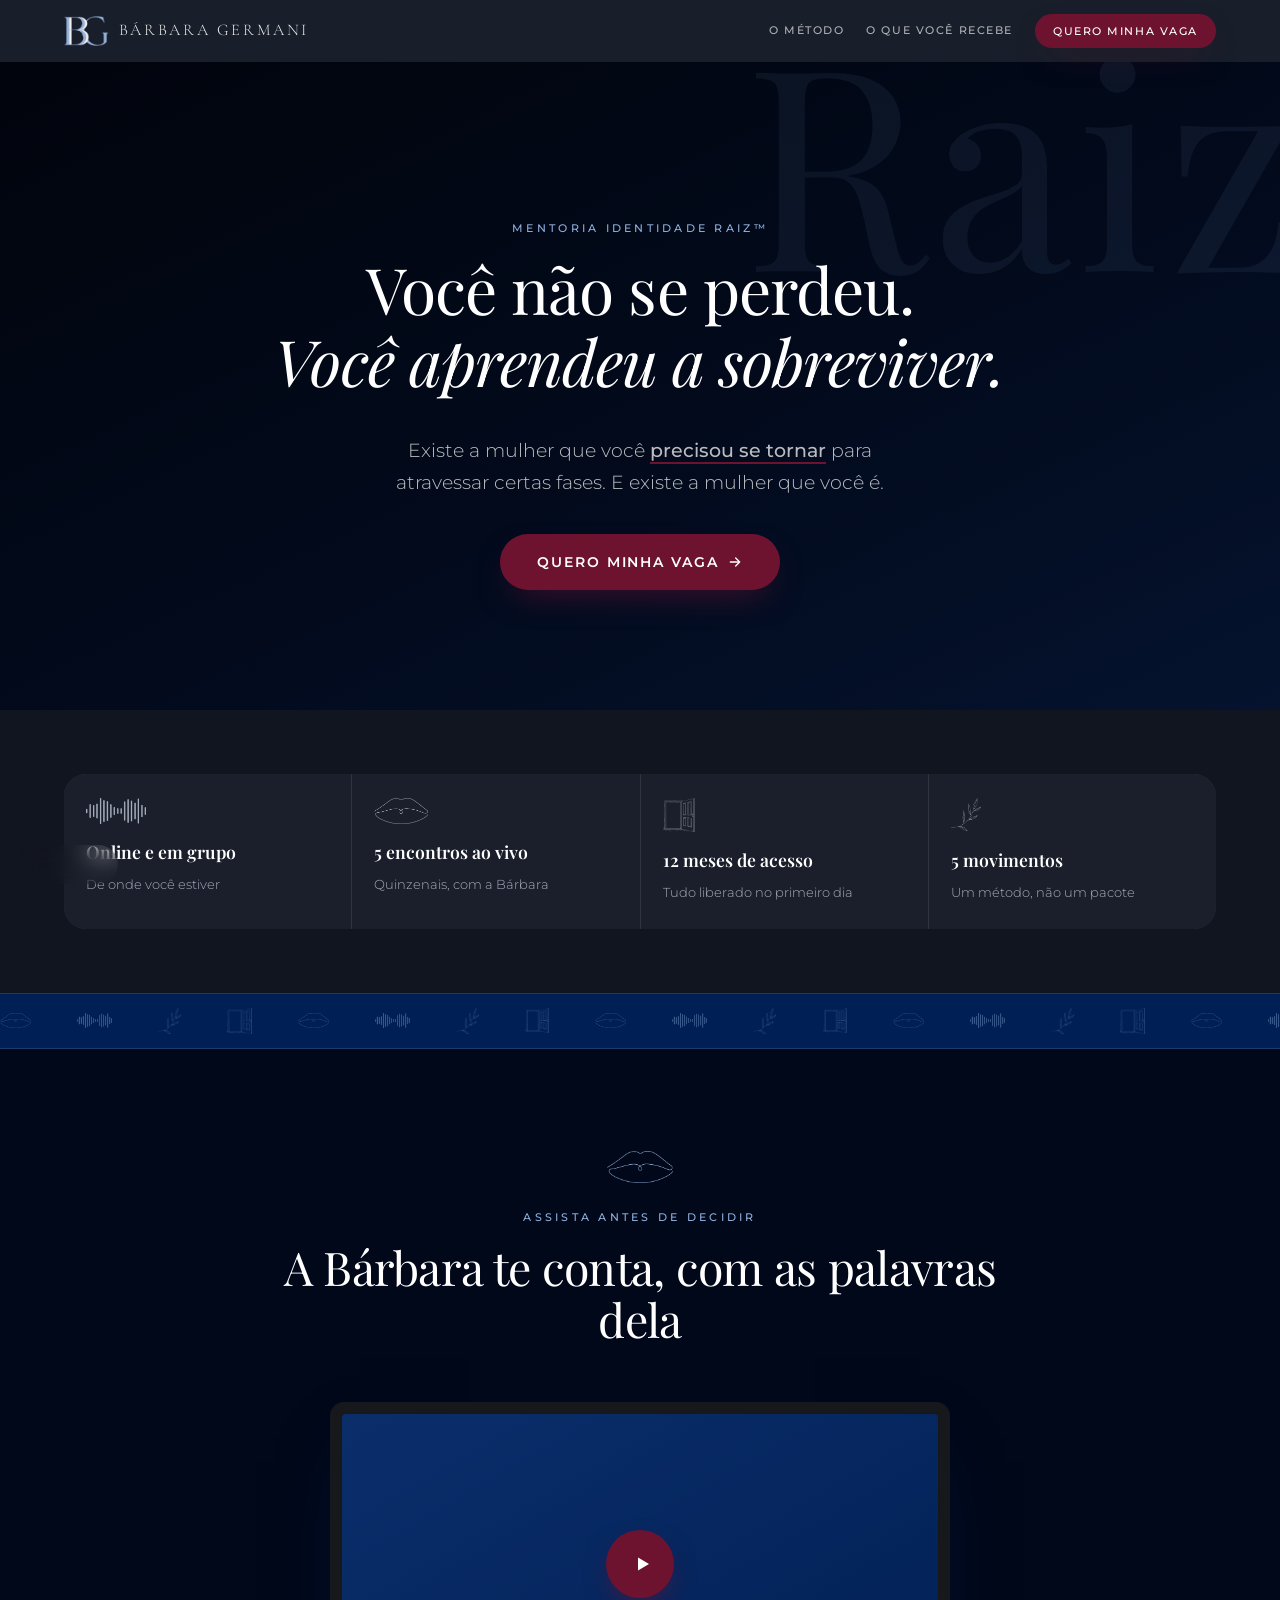
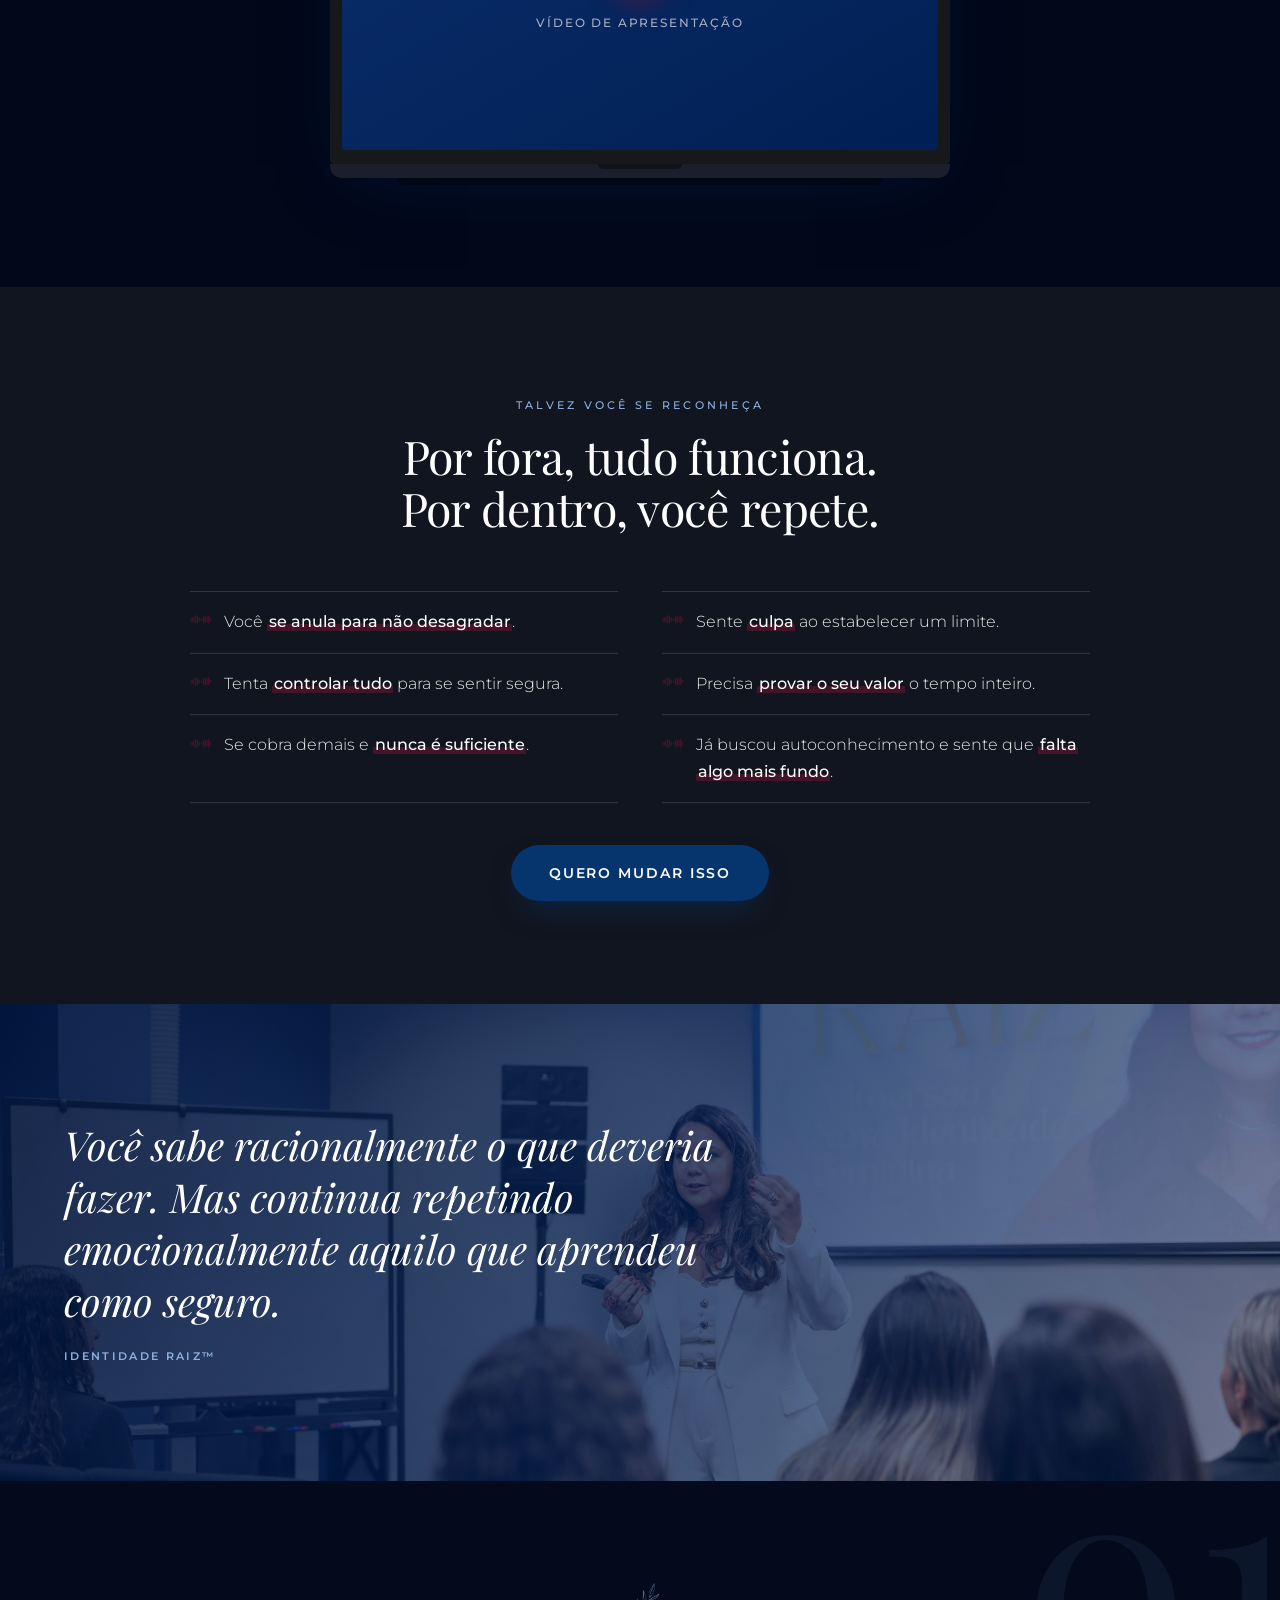
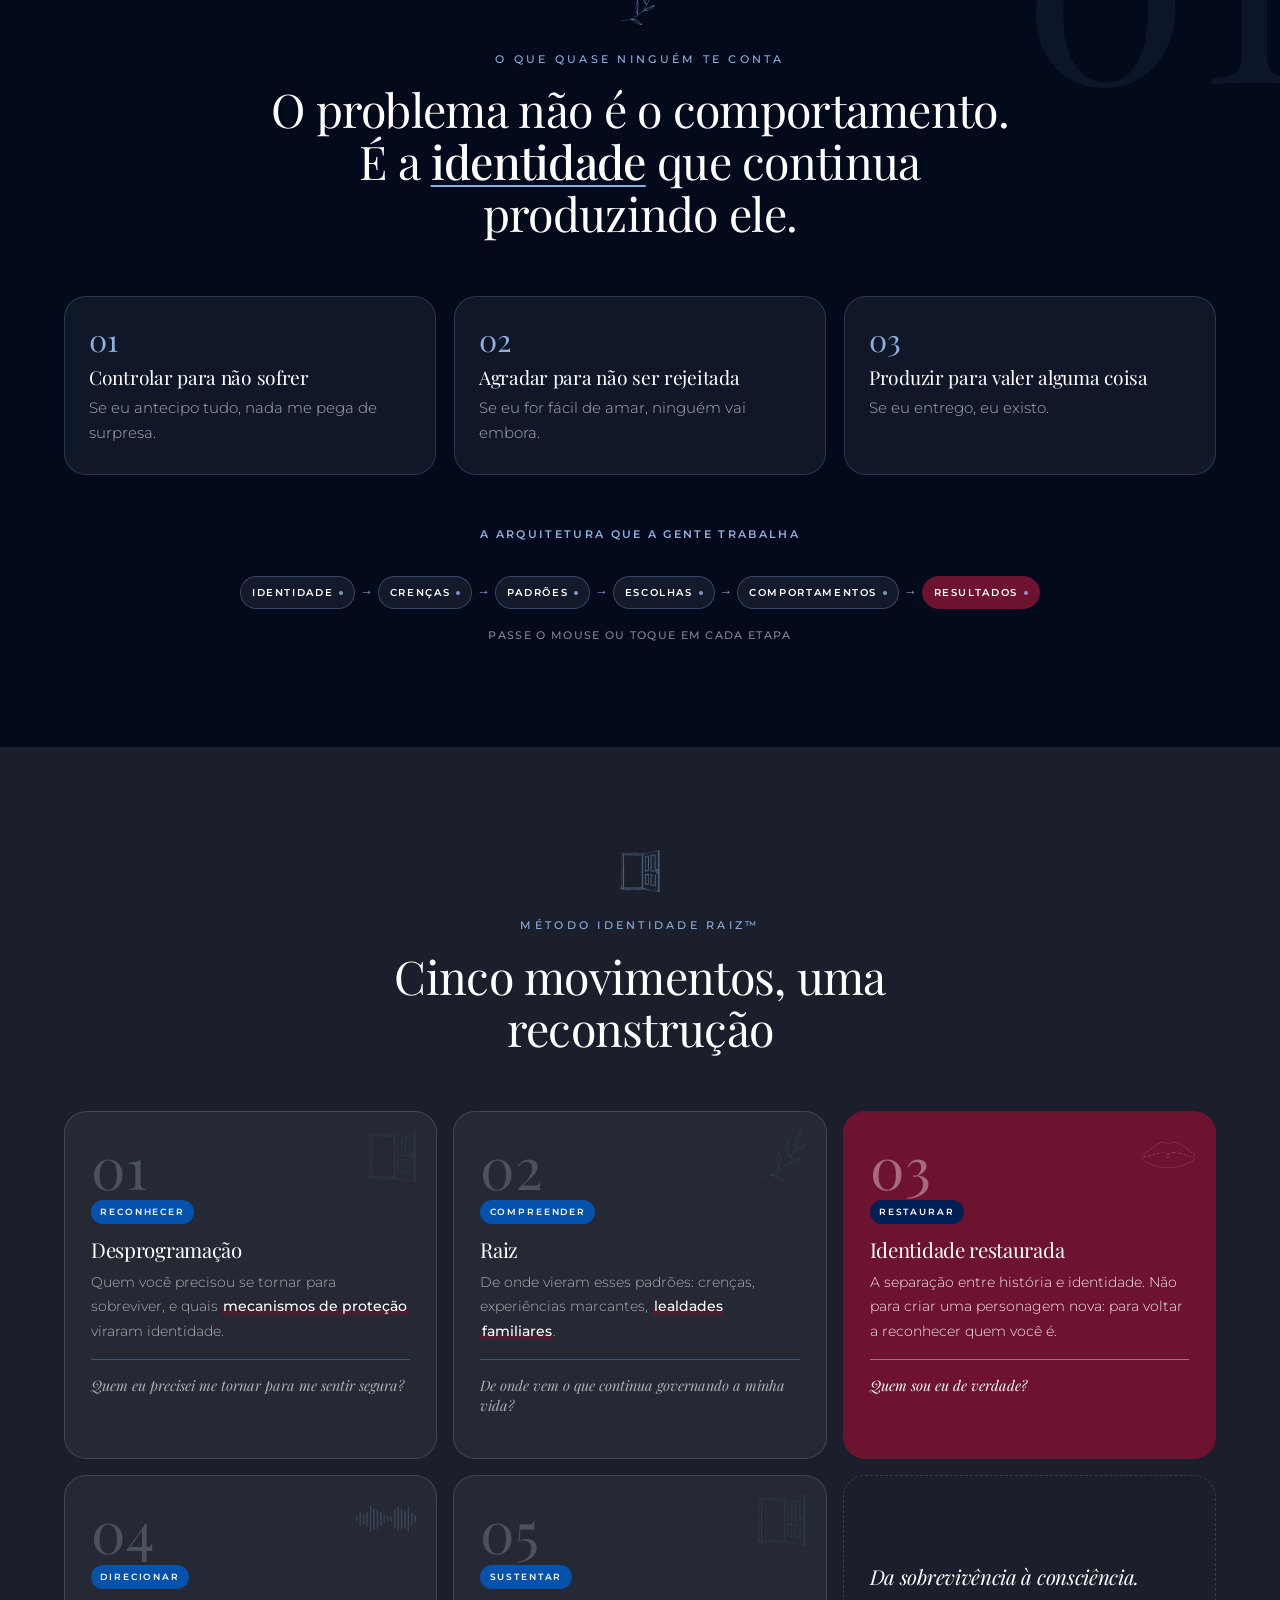
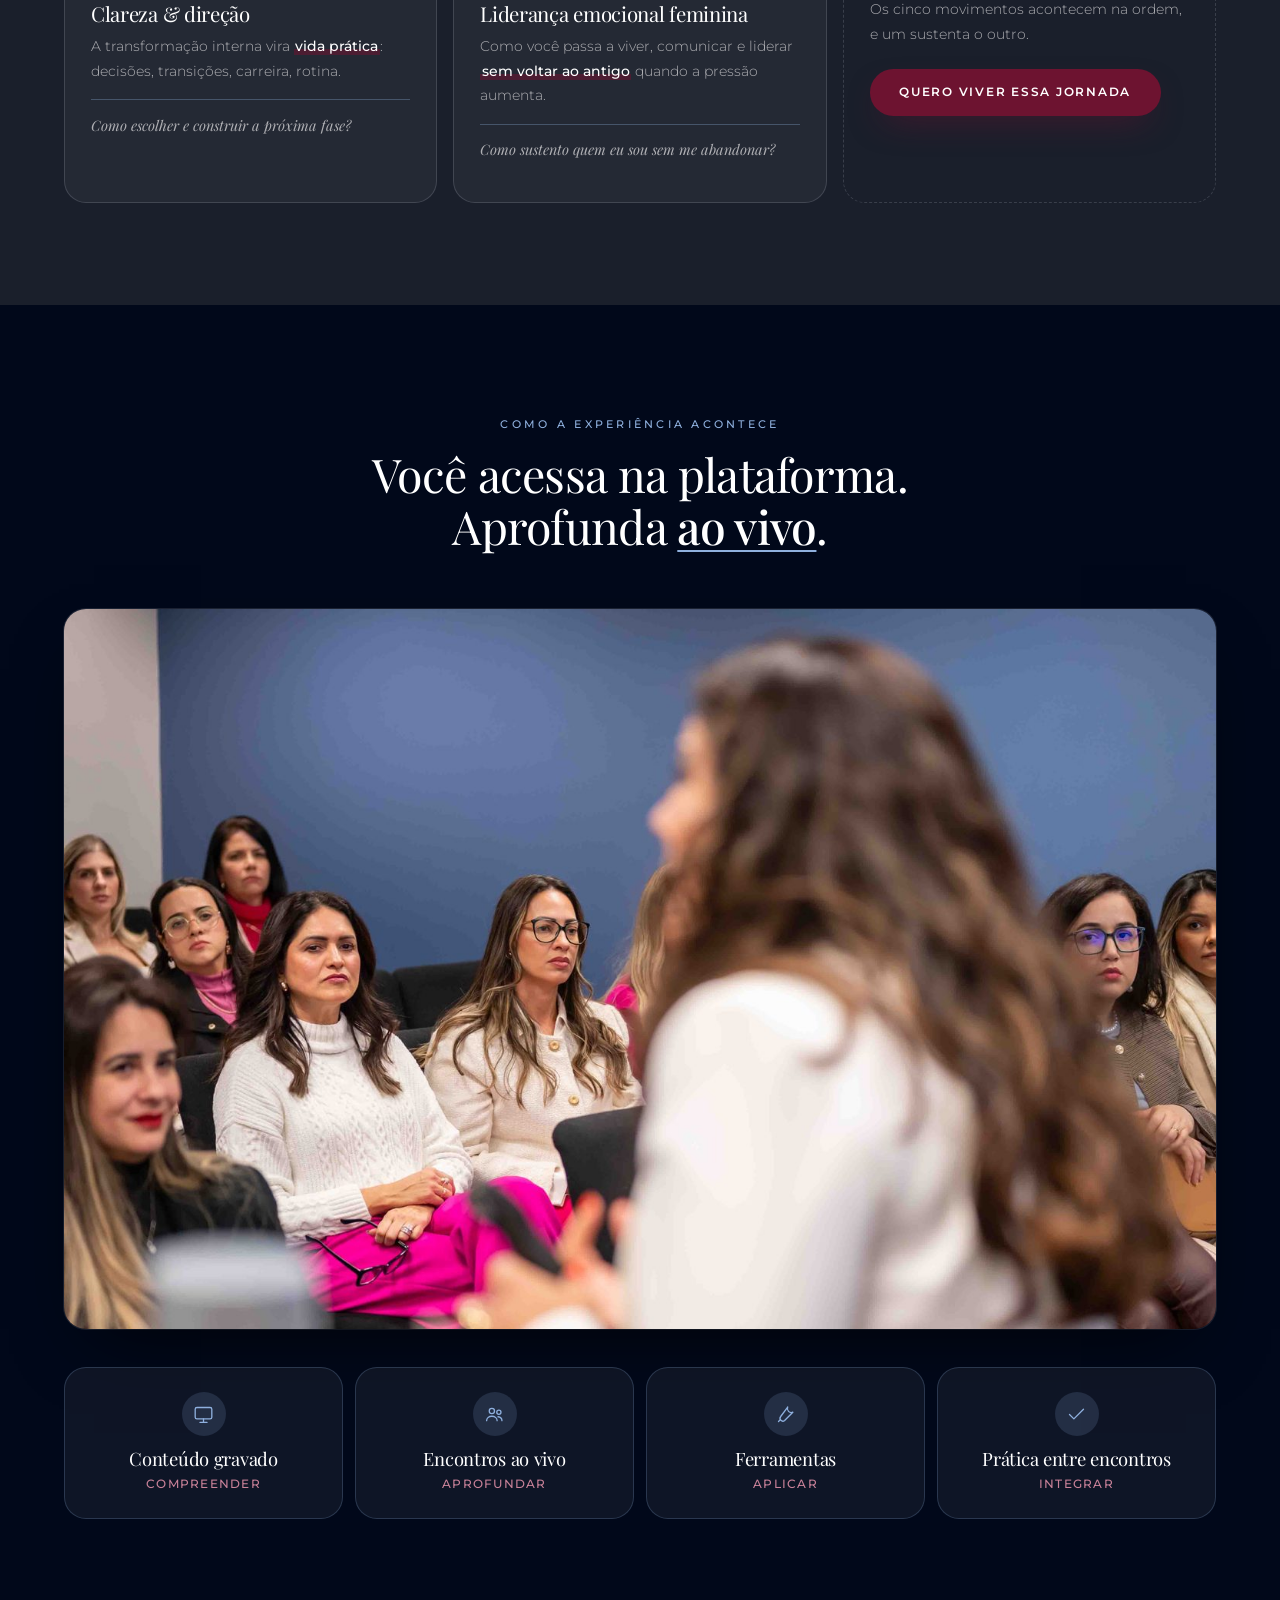
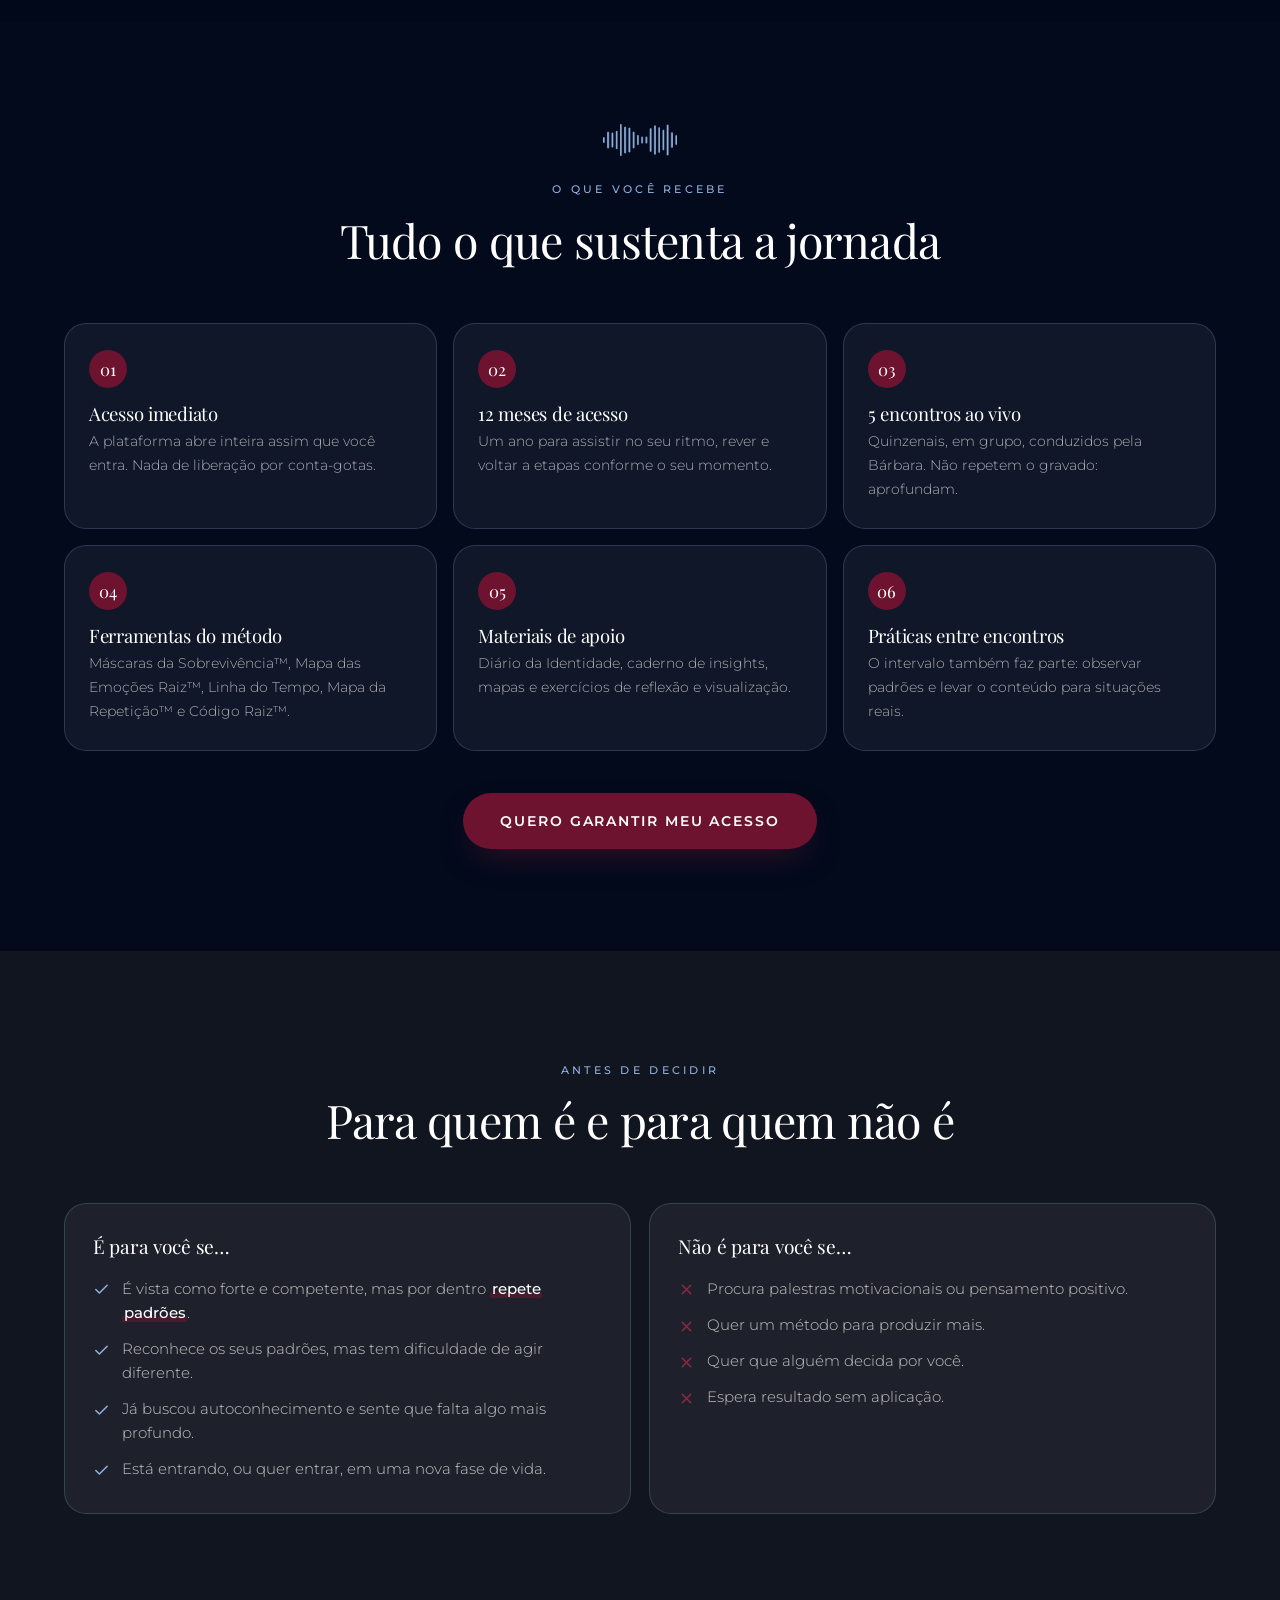
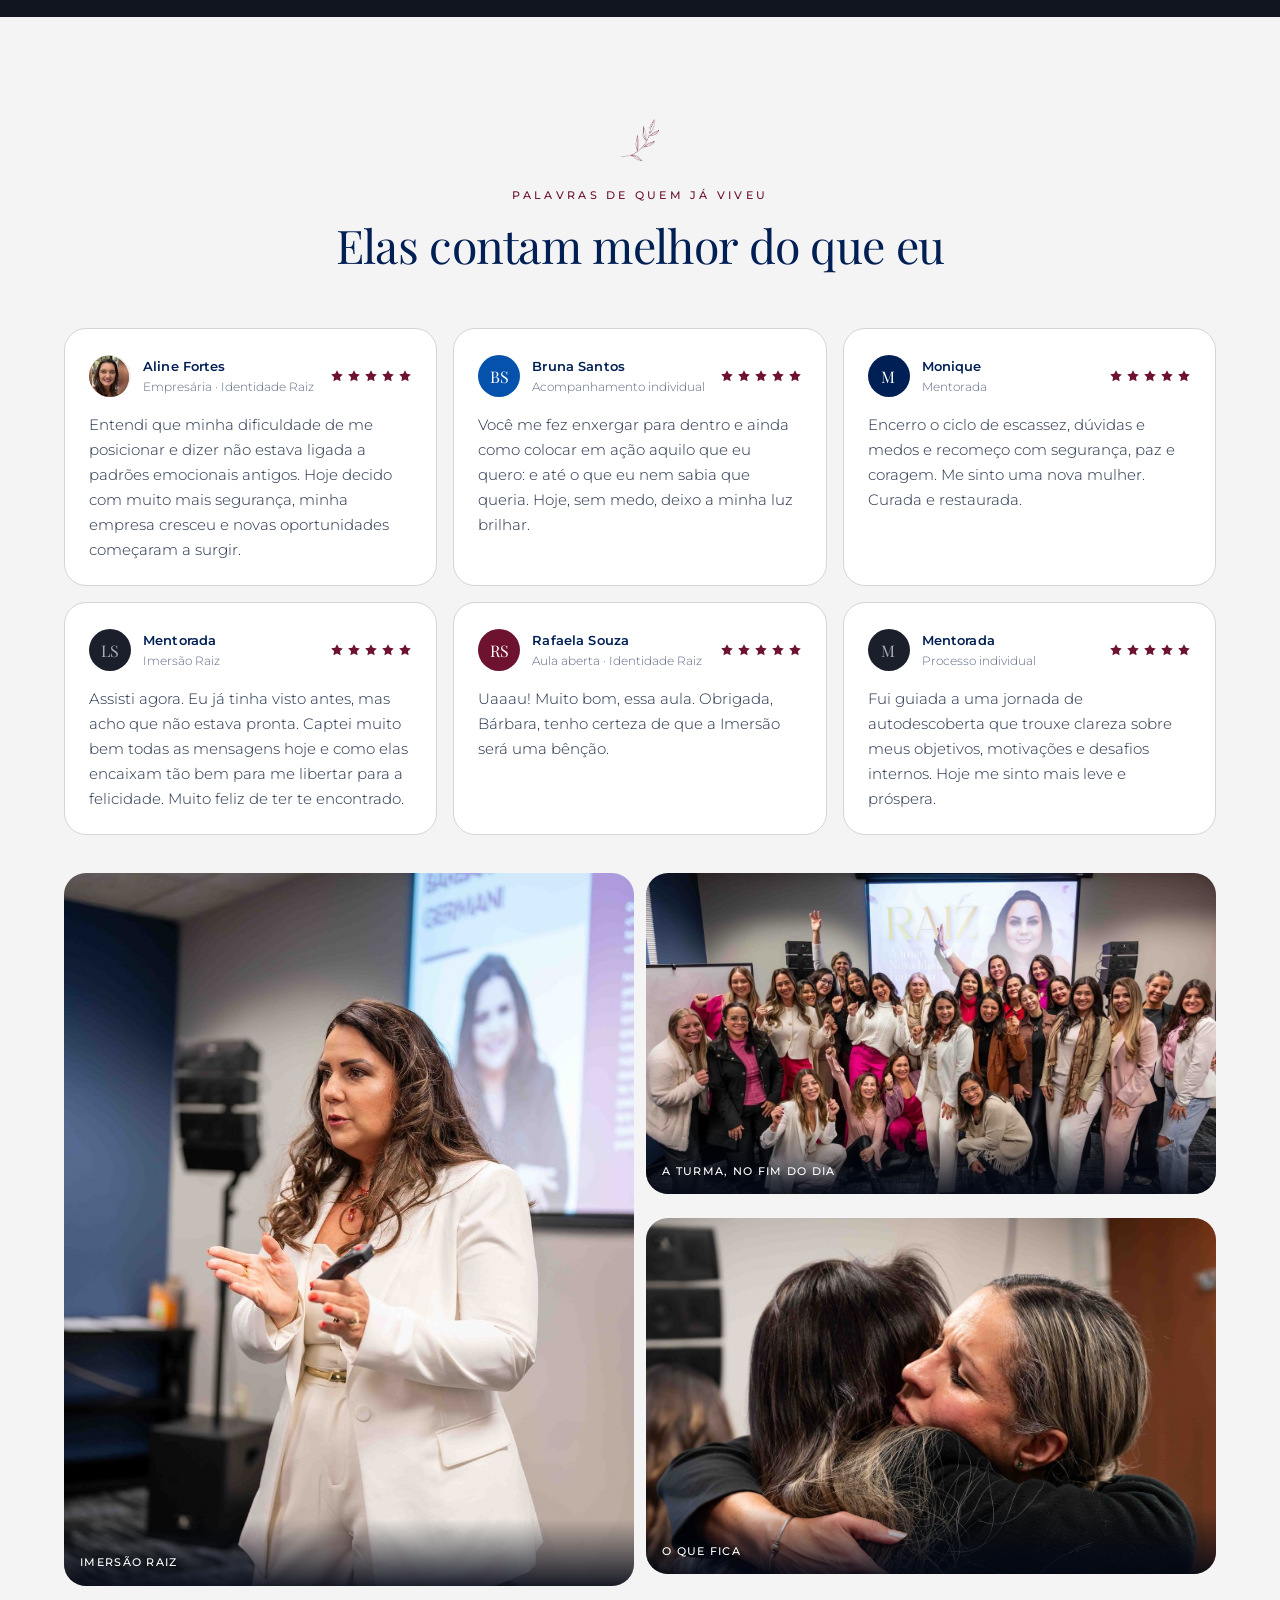
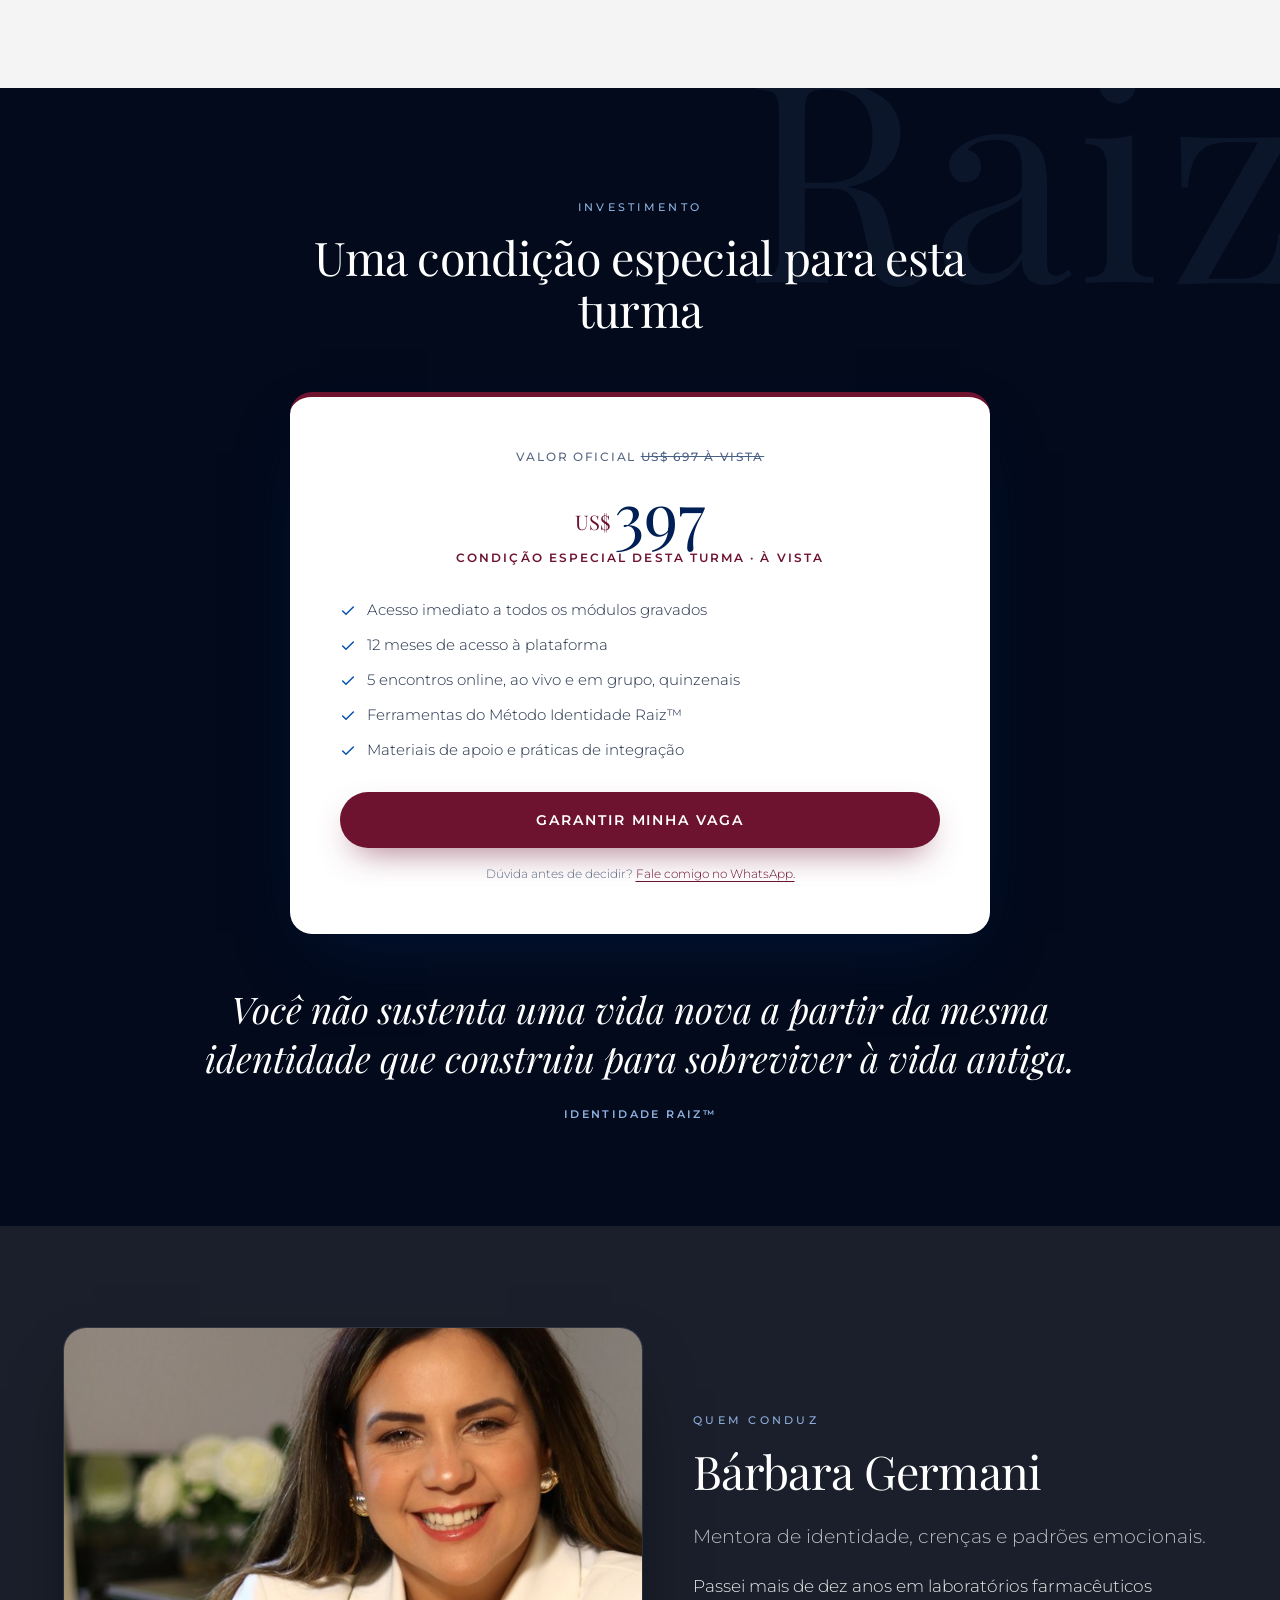
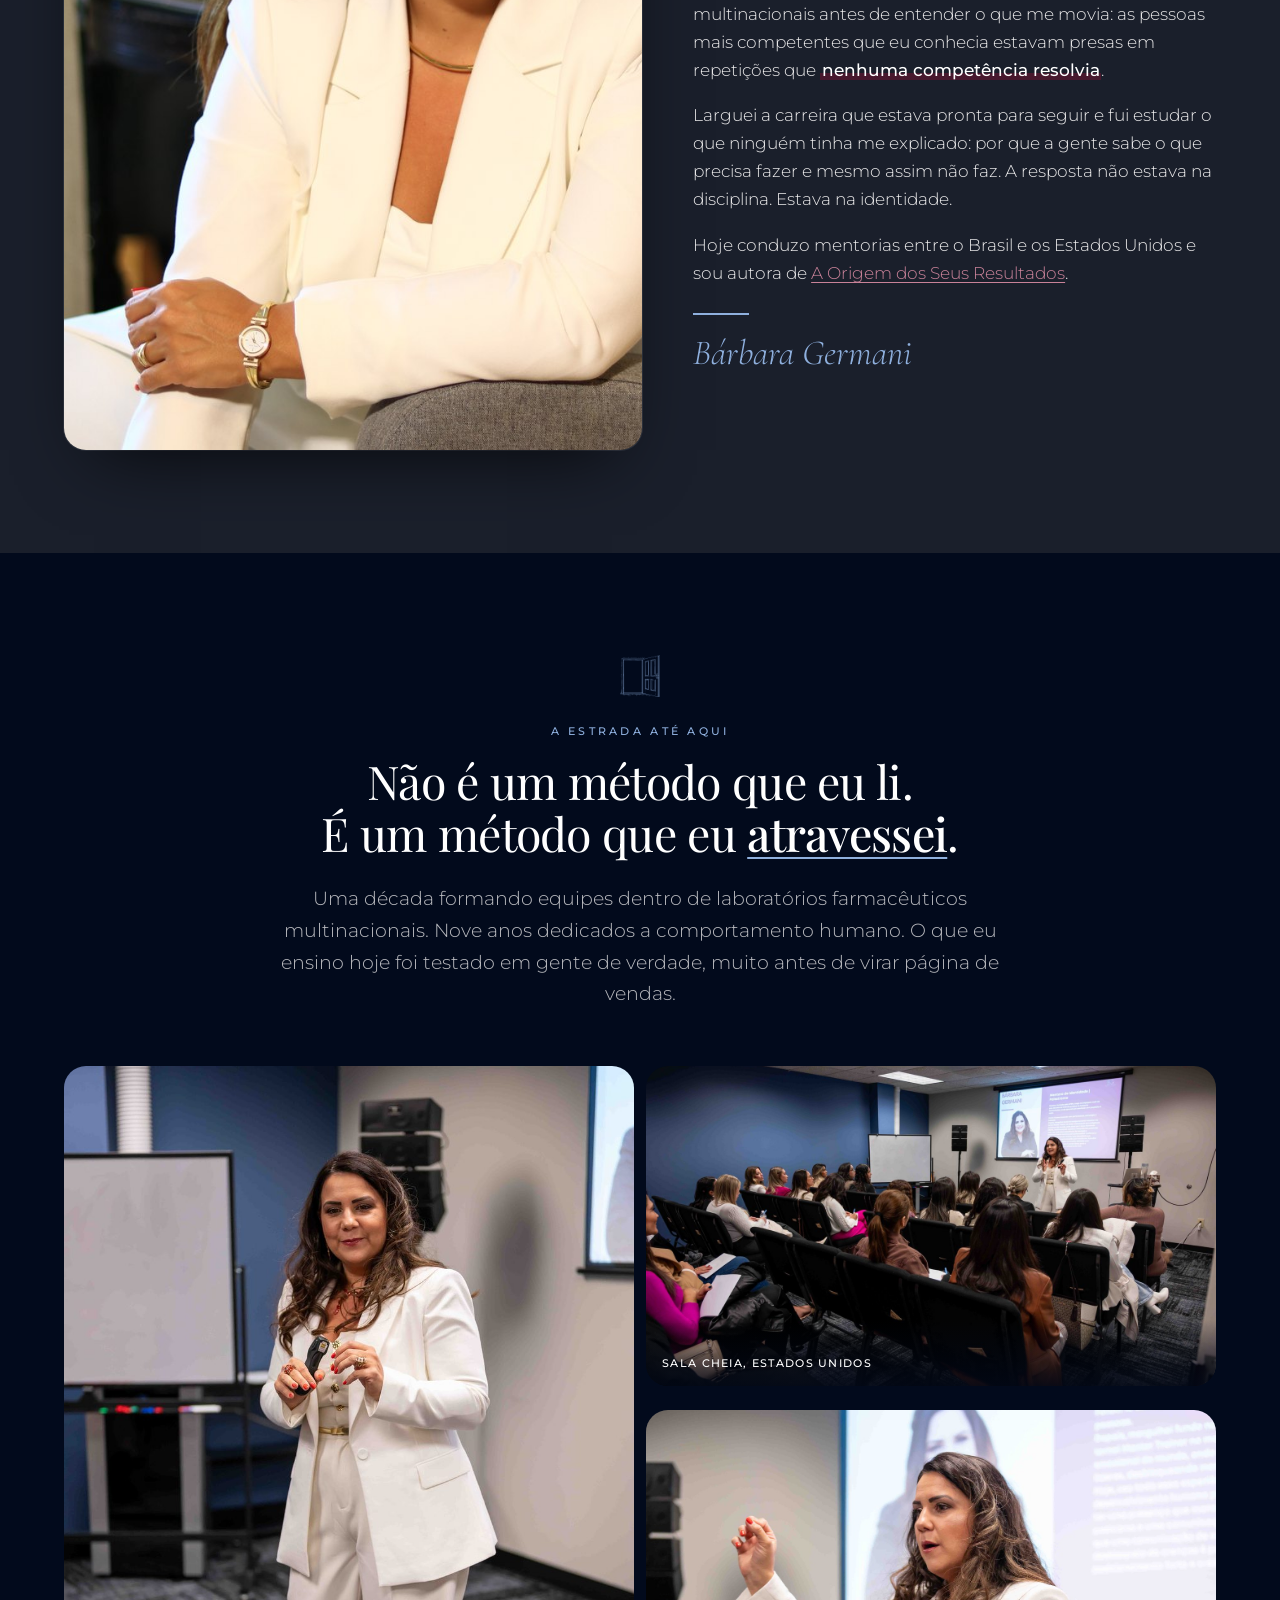
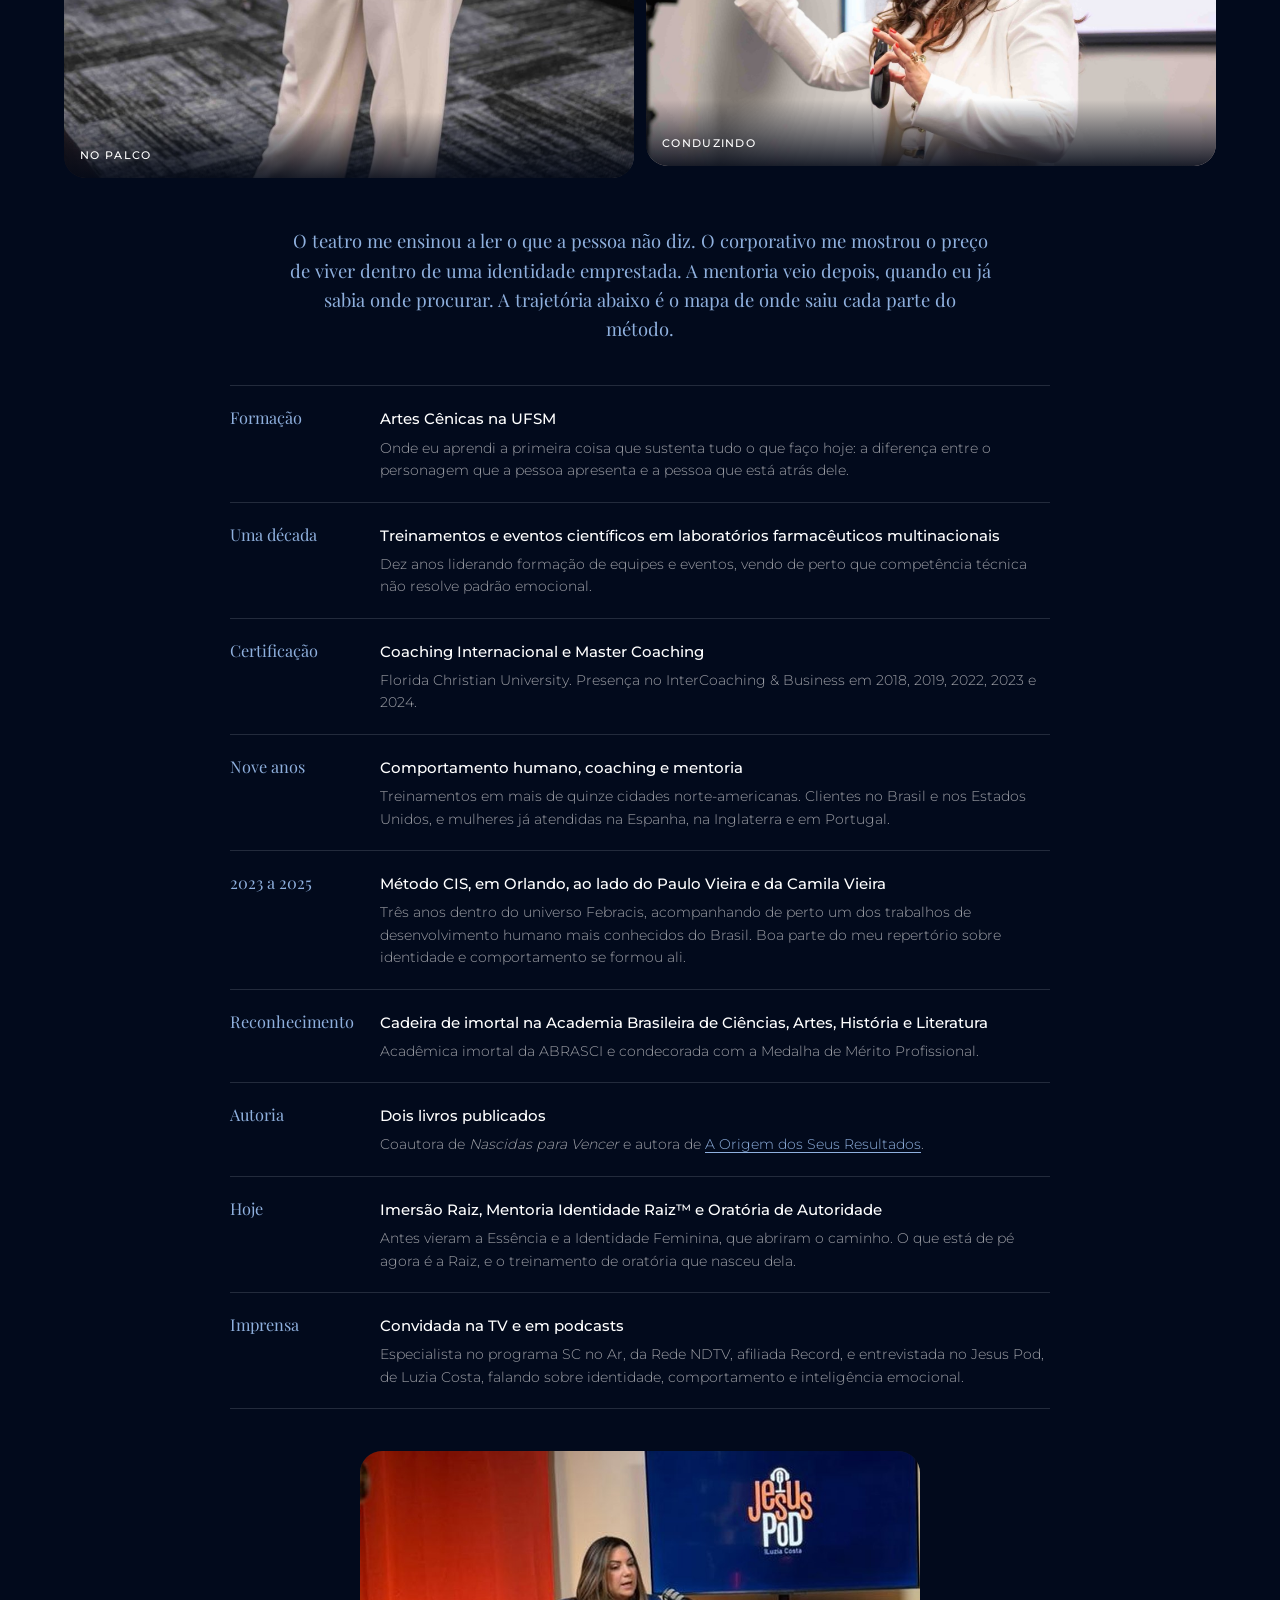
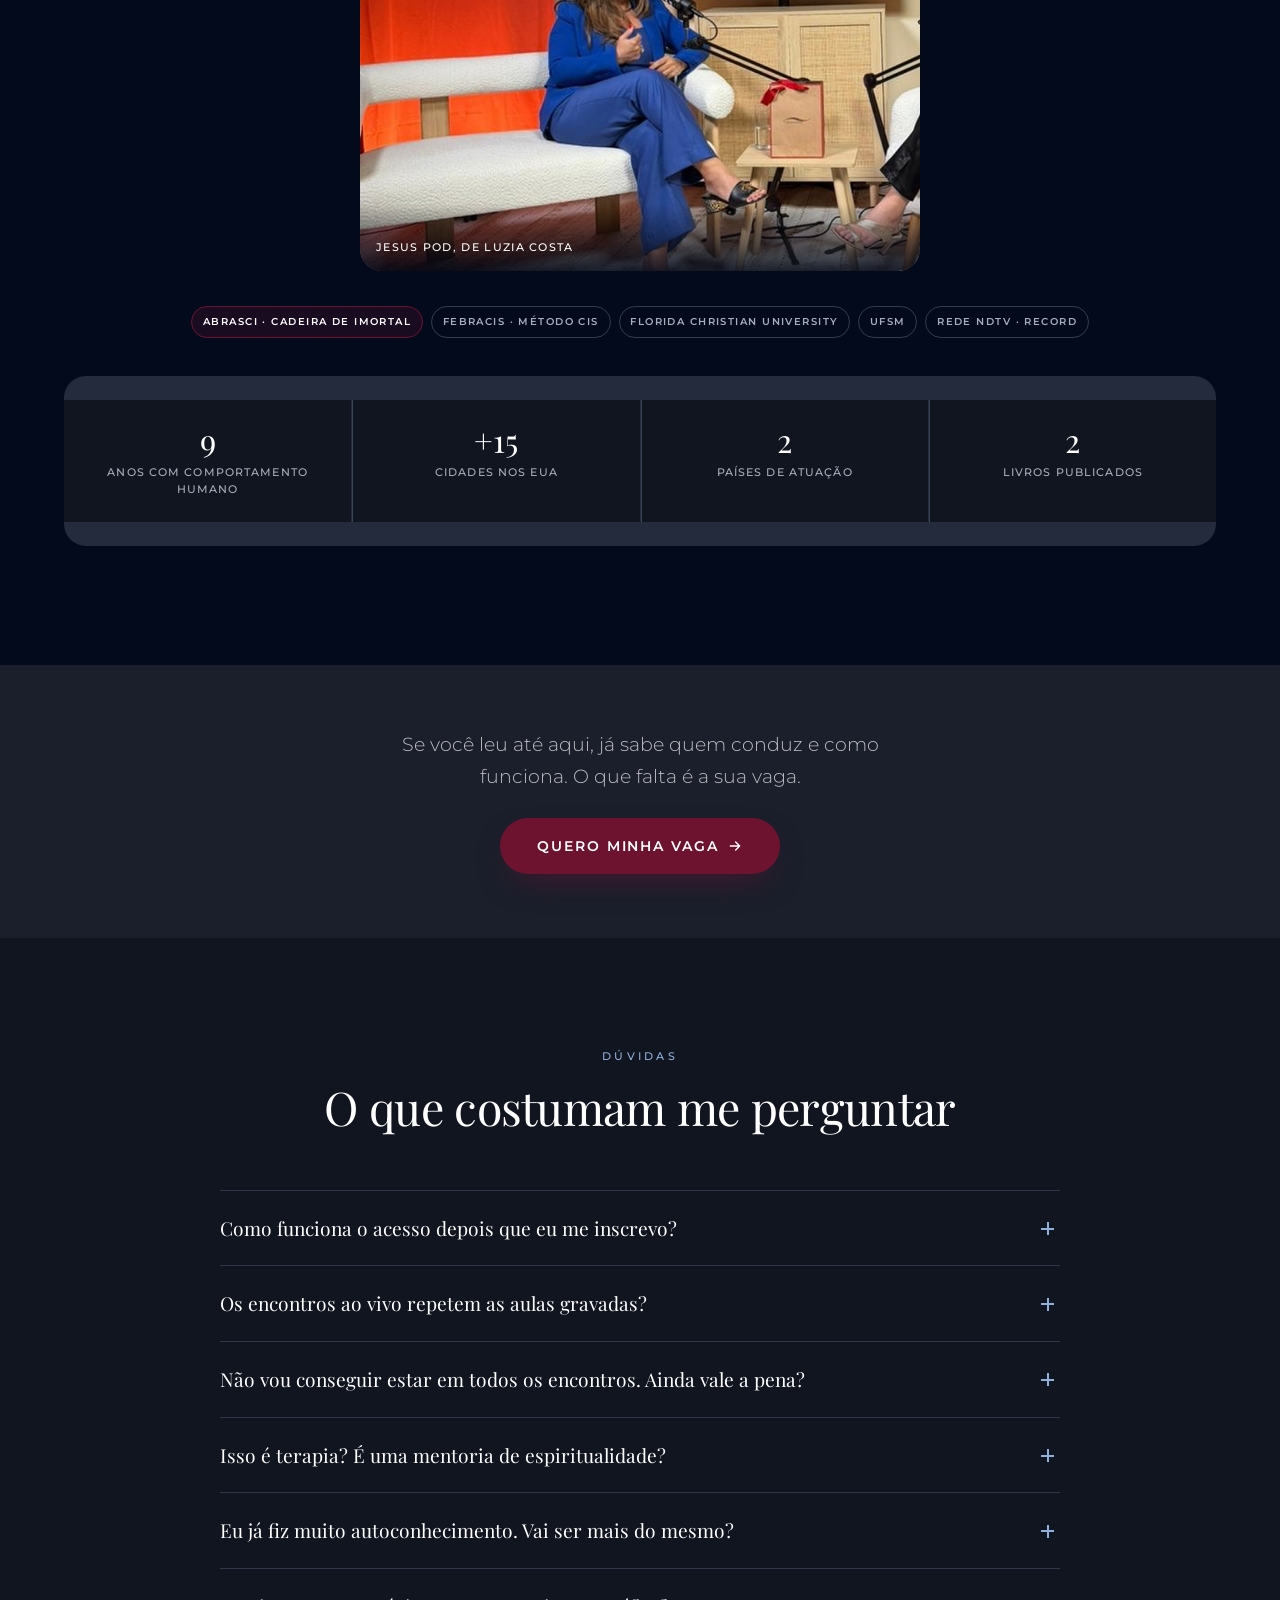
<file: site/mentoria.html>
<!DOCTYPE html>
<html lang="pt-BR">
<head>
<meta charset="UTF-8">
<meta name="viewport" content="width=device-width, initial-scale=1">
<title>Mentoria Identidade Raiz™ · Bárbara Germani</title>
<meta name="description" content="Você não se perdeu. Você aprendeu a sobreviver. Mentoria online e em grupo para mulheres que querem compreender os padrões emocionais que ainda governam suas escolhas.">
<meta name="theme-color" content="#020A1C">
<link rel="canonical" href="./mentoria.html">
<meta property="og:type" content="website">
<meta property="og:title" content="Mentoria Identidade Raiz™ · Bárbara Germani">
<meta property="og:description" content="Da sobrevivência à consciência. Uma jornada de reconstrução emocional e identitária em 5 movimentos.">
<meta property="og:image" content="./img/barbara-og.jpg">
<meta property="og:locale" content="pt_BR">
<meta name="twitter:card" content="summary_large_image">
<link rel="icon" href="./img/favicon.png">
<link rel="stylesheet" href="./assets/fonts.css">
<link rel="stylesheet" href="./assets/style.css">
</head>
<body class="tem-barra tema-noite">

<!-- ================================================================
     ►►► LINK DO CHECKOUT ◄◄◄
     Cole a URL entre as aspas. Todos os botões de inscrição passam a
     apontar para ela. Vazio = os botões abrem o WhatsApp da Bárbara.
     ================================================================ -->
<script>var CHECKOUT_URL = "";</script>

<svg width="0" height="0" style="position:absolute" aria-hidden="true" focusable="false"><defs>
<symbol id="ic-check" viewBox="0 0 24 24"><path d="M20 6L9 17l-5-5" fill="none" stroke="currentColor" stroke-width="2.2" stroke-linecap="round" stroke-linejoin="round"/></symbol>
<symbol id="ic-x" viewBox="0 0 24 24"><path d="M18 6L6 18M6 6l12 12" fill="none" stroke="currentColor" stroke-width="2.2" stroke-linecap="round"/></symbol>
<symbol id="ic-seta" viewBox="0 0 24 24"><path d="M5 12h14M13 6l6 6-6 6" fill="none" stroke="currentColor" stroke-width="2" stroke-linecap="round" stroke-linejoin="round"/></symbol>
<symbol id="ic-estrela" viewBox="0 0 24 24"><path d="m12 2 3.1 6.3 6.9 1-5 4.9 1.2 6.9L12 17.8 5.8 21l1.2-6.9-5-4.9 6.9-1z" fill="currentColor"/></symbol>
</defs></svg>

<header class="topo">
  <div class="wrap topo__int">
    <a class="topo__marca" href="./index.html">
      <img src="./img/logo-bg-claro.png" alt="Bárbara Germani">
      <span>Bárbara Germani</span>
    </a>
    <nav class="topo__nav">
      <a class="esconde-mob" href="#metodo">O método</a>
      <a class="esconde-mob" href="#recebe">O que você recebe</a>
      <a class="btn btn--magenta js-checkout" href="#investimento">Quero minha vaga</a>
    </nav>
  </div>
</header>

<main>

<!-- ═══════════ HERO ═══════════ -->
<!-- Primeira dobra enxuta: saiu a foto e saiu o botão secundário, a pedido
     da Bárbara. No celular sobravam título, apoio e dois botões disputando a
     mesma tela. O recorte continua em img/barbara-recorte.webp e as regras
     .hero--recorte seguem no style.css, caso ela queira a foto de volta. -->
<section class="hero hero--limpo bg-gradiente">
  <span class="marca-dagua" aria-hidden="true">Raiz</span>
  <div class="wrap" style="position:relative;z-index:1;">
    <div class="hero__coluna-texto">
      <span class="eyebrow">Mentoria Identidade Raiz™</span>
      <h1>Você não se perdeu.<br><em style="font-style:italic;">Você aprendeu a sobreviver.</em></h1>
      <p class="lead">
        Existe a mulher que você <span class="sublinha">precisou se tornar</span> para atravessar certas fases.
        E existe a mulher que você é.
      </p>
      <div class="cta-linha cta-linha--centro" style="margin-top:2.2rem;">
        <a class="btn btn--magenta btn--gg" href="#investimento">Quero minha vaga <svg aria-hidden="true"><use href="#ic-seta"/></svg></a>
      </div>
    </div>
  </div>
</section>

<!-- ═══════════ FICHA RÁPIDA ═══════════ -->
<section class="bg-escuro bg-escuro--grafite secao-curta">
  <div class="wrap">
    <div class="ficha reveal">
      <div>
        <span class="el el--onda" aria-hidden="true"></span>
        <b>Online e em grupo</b>
        <span>De onde você estiver</span>
      </div>
      <div>
        <span class="el el--boca" aria-hidden="true"></span>
        <b>5 encontros ao vivo</b>
        <span>Quinzenais, com a Bárbara</span>
      </div>
      <div>
        <span class="el el--porta" aria-hidden="true"></span>
        <b>12 meses de acesso</b>
        <span>Tudo liberado no primeiro dia</span>
      </div>
      <div>
        <span class="el el--ramo" aria-hidden="true"></span>
        <b>5 movimentos</b>
        <span>Um método, não um pacote</span>
      </div>
    </div>
  </div>
</section>

<div class="faixa-elementos" aria-hidden="true">
  <div class="faixa-elementos__trilha">
    <span class="el el--boca"></span><span class="el el--onda"></span><span class="el el--ramo"></span><span class="el el--porta"></span>
    <span class="el el--boca"></span><span class="el el--onda"></span><span class="el el--ramo"></span><span class="el el--porta"></span>
    <span class="el el--boca"></span><span class="el el--onda"></span><span class="el el--ramo"></span><span class="el el--porta"></span>
    <span class="el el--boca"></span><span class="el el--onda"></span><span class="el el--ramo"></span><span class="el el--porta"></span>
    <span class="el el--boca"></span><span class="el el--onda"></span><span class="el el--ramo"></span><span class="el el--porta"></span>
    <span class="el el--boca"></span><span class="el el--onda"></span><span class="el el--ramo"></span><span class="el el--porta"></span>
  </div>
</div>

<!-- ═══════════ VÍDEO ═══════════ -->
<section class="bg-escuro bg-escuro--noite">
  <div class="wrap-slim">
    <div class="cab">
      <span class="el el--boca elemento-topo" aria-hidden="true"></span>
      <span class="eyebrow">Assista antes de decidir</span>
      <h2>A Bárbara te conta, com as palavras dela</h2>
    </div>

    <div class="mockup-note reveal">
      <div class="mockup-note__tela">
        <!-- ►►► ESPAÇO DO VÍDEO: troque a div abaixo pelo <iframe> do YouTube/Vimeo:
             <iframe src="https://www.youtube.com/embed/ID" title="Bárbara Germani apresenta a Identidade Raiz" allowfullscreen></iframe> -->
        <div class="video-caixa">
          <div>
            <span class="video-caixa__play" aria-hidden="true"><svg viewBox="0 0 24 24" fill="currentColor"><path d="M8 5.5v13l11-6.5z"/></svg></span>
            <p>Vídeo de apresentação</p>
          </div>
        </div>
      </div>
      <div class="mockup-note__base"></div>
      <div class="mockup-note__pe"></div>
    </div>
  </div>
</section>

<!-- ═══════════ DOR ═══════════ -->
<section class="bg-escuro bg-escuro--grafite">
  <div class="wrap">
    <div class="cab">
      <span class="eyebrow">Talvez você se reconheça</span>
      <h2>Por fora, tudo funciona.<br>Por dentro, você repete.</h2>
    </div>

    <ul class="dores dores--2col reveal" style="max-width:900px;margin-inline:auto;">
      <li><span class="el el--onda" aria-hidden="true"></span>Você <span class="grifo">se anula para não desagradar</span>.</li>
      <li><span class="el el--onda" aria-hidden="true"></span>Sente <span class="grifo">culpa</span> ao estabelecer um limite.</li>
      <li><span class="el el--onda" aria-hidden="true"></span>Tenta <span class="grifo">controlar tudo</span> para se sentir segura.</li>
      <li><span class="el el--onda" aria-hidden="true"></span>Precisa <span class="grifo">provar o seu valor</span> o tempo inteiro.</li>
      <li><span class="el el--onda" aria-hidden="true"></span>Se cobra demais e <span class="grifo">nunca é suficiente</span>.</li>
      <li><span class="el el--onda" aria-hidden="true"></span>Já buscou autoconhecimento e sente que <span class="grifo">falta algo mais fundo</span>.</li>
    </ul>

    <div class="cta-linha cta-linha--centro" style="margin-top:2.6rem;">
      <a class="btn btn--azul btn--gg js-checkout" href="#investimento">Quero mudar isso</a>
    </div>
  </div>
</section>

<!-- ═══════════ CITAÇÃO COM FOTO ═══════════ -->
<section class="faixa-foto">
  <img class="faixa-foto__img" src="./img/faixa-citacao.jpg" alt="" aria-hidden="true" loading="lazy">
  <div class="wrap">
    <blockquote class="reveal">
      Você sabe racionalmente o que deveria fazer. Mas continua repetindo emocionalmente aquilo que aprendeu como seguro.
    </blockquote>
    <cite>Identidade Raiz™</cite>
  </div>
</section>

<!-- ═══════════ MECANISMO ═══════════ -->
<section class="bg-escuro secao-dica">
  <span class="marca-dagua" aria-hidden="true">01</span>
  <div class="wrap" style="position:relative;z-index:1;">
    <div class="cab">
      <span class="el el--ramo elemento-topo" aria-hidden="true"></span>
      <span class="eyebrow">O que quase ninguém te conta</span>
      <h2>O problema não é o comportamento.<br>É a <span class="sublinha">identidade</span> que continua produzindo ele.</h2>
    </div>

    <div class="grade grade--3 reveal">
      <div class="cartao"><span class="cartao__num">01</span><h3>Controlar para não sofrer</h3><p>Se eu antecipo tudo, nada me pega de surpresa.</p></div>
      <div class="cartao"><span class="cartao__num">02</span><h3>Agradar para não ser rejeitada</h3><p>Se eu for fácil de amar, ninguém vai embora.</p></div>
      <div class="cartao"><span class="cartao__num">03</span><h3>Produzir para valer alguma coisa</h3><p>Se eu entrego, eu existo.</p></div>
    </div>

    <div class="reveal" style="margin-top:3.2rem;">
      <p class="centro" style="font-size:.66rem;font-weight:600;letter-spacing:.22em;text-transform:uppercase;color:var(--azul-claro);">A arquitetura que a gente trabalha</p>
      <div class="fluxo fluxo--interativo">
        <div class="fluxo__item">
          <button type="button" class="fluxo__botao" aria-expanded="false">Identidade</button>
          <span class="fluxo__dica" role="tooltip">
            <b>Movimento 01 · Desprogramação</b>
            Quem você precisou se tornar para sobreviver. Aqui a gente separa os mecanismos de proteção daquilo que é realmente você.
          </span>
        </div><i aria-hidden="true">→</i>
        <div class="fluxo__item">
          <button type="button" class="fluxo__botao" aria-expanded="false">Crenças</button>
          <span class="fluxo__dica" role="tooltip">
            <b>Movimento 02 · Raiz</b>
            O que você passou a acreditar sobre si e sobre o que é possível. Este movimento mostra de onde essas crenças vieram e por que continuam de pé.
          </span>
        </div><i aria-hidden="true">→</i>
        <div class="fluxo__item">
          <button type="button" class="fluxo__botao" aria-expanded="false">Padrões</button>
          <span class="fluxo__dica" role="tooltip">
            <b>Movimento 03 · Identidade Restaurada</b>
            O que se repete em contextos diferentes. É aqui que o padrão deixa de ser lido como identidade e volta a ser o que sempre foi: adaptação.
          </span>
        </div><i aria-hidden="true">→</i>
        <div class="fluxo__item">
          <button type="button" class="fluxo__botao" aria-expanded="false">Escolhas</button>
          <span class="fluxo__dica" role="tooltip">
            <b>Movimento 04 · Clareza &amp; Direção</b>
            Decisões, transições, carreira, rotina. Consciência que não vira escolha não muda resultado: este movimento faz a travessia.
          </span>
        </div><i aria-hidden="true">→</i>
        <div class="fluxo__item">
          <button type="button" class="fluxo__botao" aria-expanded="false">Comportamentos</button>
          <span class="fluxo__dica" role="tooltip">
            <b>Movimento 05 · Liderança Emocional Feminina</b>
            Como você comunica, estabelece limites e se posiciona. O último movimento sustenta a nova identidade quando a pressão aumenta.
          </span>
        </div><i aria-hidden="true">→</i>
        <div class="fluxo__item fluxo__item--fim">
          <button type="button" class="fluxo__botao" aria-expanded="false">Resultados</button>
          <span class="fluxo__dica" role="tooltip">
            <b>A consequência</b>
            O que aparece na sua vida é o último elo da corrente. Por isso a mentoria não começa aqui: quando os cinco movimentos acontecem, o resultado muda junto.
          </span>
        </div>
      </div>
      <span class="fluxo__legenda centro" style="display:block;">Passe o mouse ou toque em cada etapa</span>
    </div>
  </div>
</section>

<!-- ═══════════ OS 5 MOVIMENTOS ═══════════ -->
<section class="bg-escuro bg-escuro--brisa" id="metodo">
  <div class="wrap">
    <div class="cab">
      <span class="el el--porta elemento-topo" aria-hidden="true"></span>
      <span class="eyebrow">Método Identidade Raiz™</span>
      <h2>Cinco movimentos, uma reconstrução</h2>
    </div>

    <div class="movs reveal">
      <article class="mov">
        <span class="el el--porta mov__el" aria-hidden="true"></span>
        <span class="mov__n">01</span>
        <span class="mov__tag">Reconhecer</span>
        <h3>Desprogramação</h3>
        <p>Quem você precisou se tornar para sobreviver, e quais <span class="grifo">mecanismos de proteção</span> viraram identidade.</p>
        <p class="mov__pergunta">Quem eu precisei me tornar para me sentir segura?</p>
      </article>

      <article class="mov">
        <span class="el el--ramo mov__el" aria-hidden="true"></span>
        <span class="mov__n">02</span>
        <span class="mov__tag">Compreender</span>
        <h3>Raiz</h3>
        <p>De onde vieram esses padrões: crenças, experiências marcantes, <span class="grifo">lealdades familiares</span>.</p>
        <p class="mov__pergunta">De onde vem o que continua governando a minha vida?</p>
      </article>

      <article class="mov mov--destaque">
        <span class="el el--boca mov__el" aria-hidden="true"></span>
        <span class="mov__n">03</span>
        <span class="mov__tag">Restaurar</span>
        <h3>Identidade restaurada</h3>
        <p>A separação entre história e identidade. Não para criar uma personagem nova: para voltar a reconhecer quem você é.</p>
        <p class="mov__pergunta">Quem sou eu de verdade?</p>
      </article>

      <article class="mov">
        <span class="el el--onda mov__el" aria-hidden="true"></span>
        <span class="mov__n">04</span>
        <span class="mov__tag">Direcionar</span>
        <h3>Clareza &amp; direção</h3>
        <p>A transformação interna vira <span class="grifo">vida prática</span>: decisões, transições, carreira, rotina.</p>
        <p class="mov__pergunta">Como escolher e construir a próxima fase?</p>
      </article>

      <article class="mov">
        <span class="el el--porta mov__el" aria-hidden="true"></span>
        <span class="mov__n">05</span>
        <span class="mov__tag">Sustentar</span>
        <h3>Liderança emocional feminina</h3>
        <p>Como você passa a viver, comunicar e liderar <span class="grifo">sem voltar ao antigo</span> quando a pressão aumenta.</p>
        <p class="mov__pergunta">Como sustento quem eu sou sem me abandonar?</p>
      </article>

      <article class="mov" style="display:flex;flex-direction:column;justify-content:center;align-items:flex-start;background:transparent;border-style:dashed;">
        <h3 style="font-style:italic;">Da sobrevivência à consciência.</h3>
        <p style="margin-bottom:1.4rem;">Os cinco movimentos acontecem na ordem, e um sustenta o outro.</p>
        <a class="btn btn--magenta js-checkout" href="#investimento">Quero viver essa jornada</a>
      </article>
    </div>
  </div>
</section>

<!-- ═══════════ COMO FUNCIONA ═══════════ -->
<section class="bg-escuro bg-escuro--noite">
  <div class="wrap">
    <div class="cab">
      <span class="eyebrow">Como a experiência acontece</span>
      <h2>Você acessa na plataforma.<br>Aprofunda <span class="sublinha">ao vivo</span>.</h2>
    </div>

    <div class="reveal" style="margin-bottom:2.4rem;">
      <img class="foto-borda" src="./img/plateia.jpg" alt="Encontro da Identidade Raiz" style="width:100%;display:block;" loading="lazy">
    </div>

    <div class="etapas reveal">
      <div class="etapa">
        <span class="etapa__ico" aria-hidden="true"><svg viewBox="0 0 24 24" fill="none" stroke="currentColor" stroke-width="1.5" stroke-linecap="round" stroke-linejoin="round"><rect x="2.5" y="4" width="19" height="13" rx="2"/><path d="M8 21h8M12 17v4"/></svg></span>
        <h4>Conteúdo gravado</h4><p>Compreender</p>
      </div>
      <div class="etapa">
        <span class="etapa__ico" aria-hidden="true"><svg viewBox="0 0 24 24" fill="none" stroke="currentColor" stroke-width="1.5" stroke-linecap="round" stroke-linejoin="round"><circle cx="9" cy="8" r="3"/><circle cx="17" cy="9.5" r="2.4"/><path d="M3 19c0-3 2.7-5 6-5s6 2 6 5"/><path d="M16 14.6c2.6.3 4.5 2.1 4.5 4.4"/></svg></span>
        <h4>Encontros ao vivo</h4><p>Aprofundar</p>
      </div>
      <div class="etapa">
        <span class="etapa__ico" aria-hidden="true"><svg viewBox="0 0 24 24" fill="none" stroke="currentColor" stroke-width="1.5" stroke-linecap="round" stroke-linejoin="round"><path d="M14.5 3.5a4.5 4.5 0 0 0 5.9 5.9L11 18.8a3.2 3.2 0 0 1-4.5-4.5z"/><path d="M4 20l2-2"/></svg></span>
        <h4>Ferramentas</h4><p>Aplicar</p>
      </div>
      <div class="etapa">
        <span class="etapa__ico" aria-hidden="true"><svg viewBox="0 0 24 24" fill="none" stroke="currentColor" stroke-width="1.5" stroke-linecap="round" stroke-linejoin="round"><path d="M20 6L9 17l-5-5"/></svg></span>
        <h4>Prática entre encontros</h4><p>Integrar</p>
      </div>
    </div>
  </div>
</section>

<!-- ═══════════ O QUE VOCÊ RECEBE ═══════════ -->
<section class="bg-escuro" id="recebe">
  <div class="wrap" style="position:relative;z-index:1;">
    <div class="cab">
      <span class="el el--onda elemento-topo" aria-hidden="true"></span>
      <span class="eyebrow">O que você recebe</span>
      <h2>Tudo o que sustenta a jornada</h2>
    </div>

    <div class="entregas-grade reveal">
      <article class="entrega-cartao">
        <span class="entrega-cartao__n">01</span>
        <h4>Acesso imediato</h4>
        <p>A plataforma abre inteira assim que você entra. Nada de liberação por conta-gotas.</p>
      </article>
      <article class="entrega-cartao">
        <span class="entrega-cartao__n">02</span>
        <h4>12 meses de acesso</h4>
        <p>Um ano para assistir no seu ritmo, rever e voltar a etapas conforme o seu momento.</p>
      </article>
      <article class="entrega-cartao">
        <span class="entrega-cartao__n">03</span>
        <h4>5 encontros ao vivo</h4>
        <p>Quinzenais, em grupo, conduzidos pela Bárbara. Não repetem o gravado: aprofundam.</p>
      </article>
      <article class="entrega-cartao">
        <span class="entrega-cartao__n">04</span>
        <h4>Ferramentas do método</h4>
        <p>Máscaras da Sobrevivência™, Mapa das Emoções Raiz™, Linha do Tempo, Mapa da Repetição™ e Código Raiz™.</p>
      </article>
      <article class="entrega-cartao">
        <span class="entrega-cartao__n">05</span>
        <h4>Materiais de apoio</h4>
        <p>Diário da Identidade, caderno de insights, mapas e exercícios de reflexão e visualização.</p>
      </article>
      <article class="entrega-cartao">
        <span class="entrega-cartao__n">06</span>
        <h4>Práticas entre encontros</h4>
        <p>O intervalo também faz parte: observar padrões e levar o conteúdo para situações reais.</p>
      </article>
    </div>

    <div class="cta-linha cta-linha--centro" style="margin-top:2.6rem;">
      <a class="btn btn--magenta btn--gg js-checkout" href="#investimento">Quero garantir meu acesso</a>
    </div>
  </div>
</section>

<!-- ═══════════ PARA QUEM É ═══════════ -->
<section class="bg-escuro bg-escuro--grafite">
  <div class="wrap">
    <div class="cab">
      <span class="eyebrow">Antes de decidir</span>
      <h2>Para quem é e para quem não é</h2>
    </div>
    <div class="duas-listas reveal">
      <div class="cartao" style="padding:32px 28px;">
        <h3 style="margin-bottom:1.2rem;">É para você se…</h3>
        <ul class="lista-check lista-check--sim">
          <li><svg aria-hidden="true"><use href="#ic-check"/></svg>É vista como forte e competente, mas por dentro <span class="grifo">repete padrões</span>.</li>
          <li><svg aria-hidden="true"><use href="#ic-check"/></svg>Reconhece os seus padrões, mas tem dificuldade de agir diferente.</li>
          <li><svg aria-hidden="true"><use href="#ic-check"/></svg>Já buscou autoconhecimento e sente que falta algo mais profundo.</li>
          <li><svg aria-hidden="true"><use href="#ic-check"/></svg>Está entrando, ou quer entrar, em uma nova fase de vida.</li>
        </ul>
      </div>
      <div class="cartao" style="padding:32px 28px;">
        <h3 style="margin-bottom:1.2rem;">Não é para você se…</h3>
        <ul class="lista-check lista-check--nao">
          <li><svg aria-hidden="true"><use href="#ic-x"/></svg>Procura palestras motivacionais ou pensamento positivo.</li>
          <li><svg aria-hidden="true"><use href="#ic-x"/></svg>Quer um método para produzir mais.</li>
          <li><svg aria-hidden="true"><use href="#ic-x"/></svg>Quer que alguém decida por você.</li>
          <li><svg aria-hidden="true"><use href="#ic-x"/></svg>Espera resultado sem aplicação.</li>
        </ul>
      </div>
    </div>
  </div>
</section>

<!-- ═══════════ DEPOIMENTOS ═══════════ -->
<section class="bg-papel" id="depoimentos">
  <div class="wrap">
    <div class="cab">
      <span class="el el--ramo elemento-topo" aria-hidden="true"></span>
      <span class="eyebrow">Palavras de quem já viveu</span>
      <h2>Elas contam melhor do que eu</h2>
    </div>

    <div class="depoimentos reveal">
      <figure class="depoimento" style="margin:0;">
        <div class="depoimento__topo">
          <span class="avatar avatar--foto"><img src="./img/dep-aline.jpg" alt="" width="144" height="144" loading="lazy"></span>
          <span class="depoimento__quem"><b>Aline Fortes</b><span>Empresária · Identidade Raiz</span></span>
          <span class="depoimento__estrelas" aria-label="5 estrelas"><svg><use href="#ic-estrela"/></svg><svg><use href="#ic-estrela"/></svg><svg><use href="#ic-estrela"/></svg><svg><use href="#ic-estrela"/></svg><svg><use href="#ic-estrela"/></svg></span>
        </div>
        <blockquote style="margin:0;"><p>Entendi que minha dificuldade de me posicionar e dizer não estava ligada a padrões emocionais antigos. Hoje decido com muito mais segurança, minha empresa cresceu e novas oportunidades começaram a surgir.</p></blockquote>
      </figure>
      <figure class="depoimento" style="margin:0;">
        <div class="depoimento__topo">
          <span class="avatar avatar--azul" aria-hidden="true">BS</span>
          <span class="depoimento__quem"><b>Bruna Santos</b><span>Acompanhamento individual</span></span>
          <span class="depoimento__estrelas" aria-label="5 estrelas"><svg><use href="#ic-estrela"/></svg><svg><use href="#ic-estrela"/></svg><svg><use href="#ic-estrela"/></svg><svg><use href="#ic-estrela"/></svg><svg><use href="#ic-estrela"/></svg></span>
        </div>
        <blockquote style="margin:0;"><p>Você me fez enxergar para dentro e ainda como colocar em ação aquilo que eu quero: e até o que eu nem sabia que queria. Hoje, sem medo, deixo a minha luz brilhar.</p></blockquote>
      </figure>
      <figure class="depoimento" style="margin:0;">
        <div class="depoimento__topo">
          <span class="avatar avatar--noturno" aria-hidden="true">M</span>
          <span class="depoimento__quem"><b>Monique</b><span>Mentorada</span></span>
          <span class="depoimento__estrelas" aria-label="5 estrelas"><svg><use href="#ic-estrela"/></svg><svg><use href="#ic-estrela"/></svg><svg><use href="#ic-estrela"/></svg><svg><use href="#ic-estrela"/></svg><svg><use href="#ic-estrela"/></svg></span>
        </div>
        <blockquote style="margin:0;"><p>Encerro o ciclo de escassez, dúvidas e medos e recomeço com segurança, paz e coragem. Me sinto uma nova mulher. Curada e restaurada.</p></blockquote>
      </figure>
      <figure class="depoimento" style="margin:0;">
        <div class="depoimento__topo">
          <span class="avatar avatar--neutro" aria-hidden="true">LS</span>
          <span class="depoimento__quem"><b>Mentorada</b><span>Imersão Raiz</span></span>
          <span class="depoimento__estrelas" aria-label="5 estrelas"><svg><use href="#ic-estrela"/></svg><svg><use href="#ic-estrela"/></svg><svg><use href="#ic-estrela"/></svg><svg><use href="#ic-estrela"/></svg><svg><use href="#ic-estrela"/></svg></span>
        </div>
        <blockquote style="margin:0;"><p>Assisti agora. Eu já tinha visto antes, mas acho que não estava pronta. Captei muito bem todas as mensagens hoje e como elas encaixam tão bem para me libertar para a felicidade. Muito feliz de ter te encontrado.</p></blockquote>
      </figure>
      <figure class="depoimento" style="margin:0;">
        <div class="depoimento__topo">
          <span class="avatar" aria-hidden="true">RS</span>
          <span class="depoimento__quem"><b>Rafaela Souza</b><span>Aula aberta · Identidade Raiz</span></span>
          <span class="depoimento__estrelas" aria-label="5 estrelas"><svg><use href="#ic-estrela"/></svg><svg><use href="#ic-estrela"/></svg><svg><use href="#ic-estrela"/></svg><svg><use href="#ic-estrela"/></svg><svg><use href="#ic-estrela"/></svg></span>
        </div>
        <blockquote style="margin:0;"><p>Uaaau! Muito bom, essa aula. Obrigada, Bárbara, tenho certeza de que a Imersão será uma bênção.</p></blockquote>
      </figure>
      <figure class="depoimento" style="margin:0;">
        <div class="depoimento__topo">
          <span class="avatar avatar--neutro" aria-hidden="true">M</span>
          <span class="depoimento__quem"><b>Mentorada</b><span>Processo individual</span></span>
          <span class="depoimento__estrelas" aria-label="5 estrelas"><svg><use href="#ic-estrela"/></svg><svg><use href="#ic-estrela"/></svg><svg><use href="#ic-estrela"/></svg><svg><use href="#ic-estrela"/></svg><svg><use href="#ic-estrela"/></svg></span>
        </div>
        <blockquote style="margin:0;"><p>Fui guiada a uma jornada de autodescoberta que trouxe clareza sobre meus objetivos, motivações e desafios internos. Hoje me sinto mais leve e próspera.</p></blockquote>
      </figure>
    </div>

    <div class="mosaico reveal" style="margin-top:2.4rem;">
      <figure class="mosaico__alta">
        <img class="foco-alto" src="./img/palco-2.jpg" alt="Bárbara Germani conduzindo a Imersão Raiz" loading="lazy">
        <figcaption>Imersão Raiz</figcaption>
      </figure>
      <figure class="mosaico__larga">
        <img class="foco-meio" src="./img/turma.jpg" alt="Turma da Imersão Raiz reunida ao final do encontro" loading="lazy">
        <figcaption>A turma, no fim do dia</figcaption>
      </figure>
      <figure class="mosaico__baixa">
        <img class="foco-meio" src="./img/conexao.jpg" alt="Abraço entre participantes ao final da Imersão Raiz" loading="lazy">
        <figcaption>O que fica</figcaption>
      </figure>
    </div>
  </div>
</section>

<!-- ═══════════ INVESTIMENTO ═══════════ -->
<section class="bg-escuro" id="investimento">
  <span class="marca-dagua" aria-hidden="true">Raiz</span>
  <div class="wrap" style="position:relative;z-index:1;">
    <div class="cab">
      <span class="eyebrow">Investimento</span>
      <h2>Uma condição especial para esta turma</h2>
    </div>

    <div class="oferta reveal">
      <p class="oferta__oficial">Valor oficial <b>US$ 697 à vista</b></p>
      <p class="oferta__valor"><sup>US$</sup>397</p>
      <p class="oferta__cond">Condição especial desta turma · à vista</p>

      <ul class="oferta__inclui">
        <li><svg aria-hidden="true"><use href="#ic-check"/></svg>Acesso imediato a todos os módulos gravados</li>
        <li><svg aria-hidden="true"><use href="#ic-check"/></svg>12 meses de acesso à plataforma</li>
        <li><svg aria-hidden="true"><use href="#ic-check"/></svg>5 encontros online, ao vivo e em grupo, quinzenais</li>
        <li><svg aria-hidden="true"><use href="#ic-check"/></svg>Ferramentas do Método Identidade Raiz™</li>
        <li><svg aria-hidden="true"><use href="#ic-check"/></svg>Materiais de apoio e práticas de integração</li>
      </ul>

      <a class="btn btn--magenta btn--gg btn--bloco js-checkout" href="#investimento">Garantir minha vaga</a>
      <p class="oferta__aviso">Dúvida antes de decidir? <a href="https://wa.me/17542018654?text=Oi%2C%20B%C3%A1rbara!%20Tenho%20uma%20d%C3%BAvida%20sobre%20a%20Mentoria%20Identidade%20Raiz." target="_blank" rel="noopener">Fale comigo no WhatsApp.</a></p>
    </div>

    <div class="citacao reveal" style="margin-top:3.2rem;">
      <blockquote>Você não sustenta uma vida nova a partir da mesma identidade que construiu para sobreviver à vida antiga.</blockquote>
      <cite>Identidade Raiz™</cite>
    </div>
  </div>
</section>

<!-- ═══════════ QUEM CONDUZ ═══════════ -->
<section class="bg-escuro bg-escuro--brisa">
  <div class="wrap">
    <div class="hero__grid">
      <div><img class="hero__foto foto-borda" src="./img/barbara-sobre.jpg" alt="Bárbara Germani" loading="lazy"></div>
      <div>
        <span class="eyebrow">Quem conduz</span>
        <h2>Bárbara Germani</h2>
        <p class="lead">Mentora de identidade, crenças e padrões emocionais.</p>
        <p>Passei mais de dez anos em laboratórios farmacêuticos multinacionais antes de entender o que me movia: as pessoas mais competentes que eu conhecia estavam presas em repetições que <span class="grifo">nenhuma competência resolvia</span>.</p>
        <p>Larguei a carreira que estava pronta para seguir e fui estudar o que ninguém tinha me explicado: por que a gente sabe o que precisa fazer e mesmo assim não faz. A resposta não estava na disciplina. Estava na identidade.</p>
        <p>Hoje conduzo mentorias entre o Brasil e os Estados Unidos e sou autora de <a href="./livro.html" style="color:var(--acento-sobre-escuro);text-decoration:underline;text-underline-offset:3px;">A Origem dos Seus Resultados</a>.</p>
        <hr class="divisor divisor--esq" style="margin:1.6rem 0 1.1rem;">
        <p class="assinatura">Bárbara Germani</p>
      </div>
    </div>
  </div>
</section>

<!-- ═══════════ TRAJETÓRIA ═══════════ -->
<section class="bg-escuro" id="trajetoria">
  <div class="wrap">
    <div class="cab">
      <span class="el el--porta elemento-topo" aria-hidden="true"></span>
      <span class="eyebrow">A estrada até aqui</span>
      <h2>Não é um método que eu li.<br>É um método que eu <span class="sublinha">atravessei</span>.</h2>
      <p class="lead">Uma década formando equipes dentro de laboratórios farmacêuticos multinacionais. Nove anos dedicados a comportamento humano. O que eu ensino hoje foi testado em gente de verdade, muito antes de virar página de vendas.</p>
    </div>

    <div class="mosaico reveal" style="margin-bottom:3rem;">
      <figure class="mosaico__alta">
        <img class="foco-alto" src="./img/traj-palestra.jpg" alt="Bárbara Germani no palco durante um treinamento" loading="lazy">
        <figcaption>No palco</figcaption>
      </figure>
      <figure class="mosaico__larga">
        <img src="./img/traj-sala.jpg" alt="Sala cheia durante um encontro conduzido por Bárbara Germani" loading="lazy">
        <figcaption>Sala cheia, Estados Unidos</figcaption>
      </figure>
      <figure class="mosaico__baixa">
        <img class="foco-topo" src="./img/palco-1.jpg" alt="Bárbara Germani conduzindo um treinamento" loading="lazy">
        <figcaption>Conduzindo</figcaption>
      </figure>
    </div>

    <p class="abre-linha reveal">O teatro me ensinou a ler o que a pessoa não diz. O corporativo me mostrou o preço de viver dentro de uma identidade emprestada. A mentoria veio depois, quando eu já sabia onde procurar. A trajetória abaixo é o mapa de onde saiu cada parte do método.</p>

    <div class="trajetoria reveal" style="max-width:820px;margin-inline:auto;">
      <div class="etapa-tempo">
        <span class="etapa-tempo__quando">Formação</span>
        <div class="etapa-tempo__o-que">
          <b>Artes Cênicas na UFSM</b>
          <p>Onde eu aprendi a primeira coisa que sustenta tudo o que faço hoje: a diferença entre o personagem que a pessoa apresenta e a pessoa que está atrás dele.</p>
        </div>
      </div>
      <div class="etapa-tempo">
        <span class="etapa-tempo__quando">Uma década</span>
        <div class="etapa-tempo__o-que">
          <b>Treinamentos e eventos científicos em laboratórios farmacêuticos multinacionais</b>
          <p>Dez anos liderando formação de equipes e eventos, vendo de perto que competência técnica não resolve padrão emocional.</p>
        </div>
      </div>
      <div class="etapa-tempo">
        <span class="etapa-tempo__quando">Certificação</span>
        <div class="etapa-tempo__o-que">
          <b>Coaching Internacional e Master Coaching</b>
          <p>Florida Christian University. Presença no InterCoaching &amp; Business em 2018, 2019, 2022, 2023 e 2024.</p>
        </div>
      </div>
      <div class="etapa-tempo">
        <span class="etapa-tempo__quando">Nove anos</span>
        <div class="etapa-tempo__o-que">
          <b>Comportamento humano, coaching e mentoria</b>
          <p>Treinamentos em mais de quinze cidades norte-americanas. Clientes no Brasil e nos Estados Unidos, e mulheres já atendidas na Espanha, na Inglaterra e em Portugal.</p>
        </div>
      </div>
      <div class="etapa-tempo">
        <span class="etapa-tempo__quando">2023 a 2025</span>
        <div class="etapa-tempo__o-que">
          <b>Método CIS, em Orlando, ao lado do Paulo Vieira e da Camila Vieira</b>
          <p>Três anos dentro do universo Febracis, acompanhando de perto um dos trabalhos de desenvolvimento humano mais conhecidos do Brasil. Boa parte do meu repertório sobre identidade e comportamento se formou ali.</p>
        </div>
      </div>
      <div class="etapa-tempo">
        <span class="etapa-tempo__quando">Reconhecimento</span>
        <div class="etapa-tempo__o-que">
          <b>Cadeira de imortal na Academia Brasileira de Ciências, Artes, História e Literatura</b>
          <p>Acadêmica imortal da ABRASCI e condecorada com a Medalha de Mérito Profissional.</p>
        </div>
      </div>
      <div class="etapa-tempo">
        <span class="etapa-tempo__quando">Autoria</span>
        <div class="etapa-tempo__o-que">
          <b>Dois livros publicados</b>
          <p>Coautora de <em>Nascidas para Vencer</em> e autora de <a href="./livro.html" style="color:var(--azul-claro);text-decoration:underline;text-underline-offset:3px;">A Origem dos Seus Resultados</a>.</p>
        </div>
      </div>
      <div class="etapa-tempo">
        <span class="etapa-tempo__quando">Hoje</span>
        <div class="etapa-tempo__o-que">
          <b>Imersão Raiz, Mentoria Identidade Raiz™ e Oratória de Autoridade</b>
          <p>Antes vieram a Essência e a Identidade Feminina, que abriram o caminho. O que está de pé agora é a Raiz, e o treinamento de oratória que nasceu dela.</p>
        </div>
      </div>
      <div class="etapa-tempo">
        <span class="etapa-tempo__quando">Imprensa</span>
        <div class="etapa-tempo__o-que">
          <b>Convidada na TV e em podcasts</b>
          <p>Especialista no programa SC no Ar, da Rede NDTV, afiliada Record, e entrevistada no Jesus Pod, de Luzia Costa, falando sobre identidade, comportamento e inteligência emocional.</p>
        </div>
      </div>
    </div>

    <figure class="foto-podcast reveal">
      <img src="./img/podcast-1.jpg" alt="Bárbara Germani durante a gravação do podcast Jesus Pod, de Luzia Costa" loading="lazy">
      <figcaption>Jesus Pod, de Luzia Costa</figcaption>
    </figure>

    <div class="selos reveal">
      <span class="selos--forte">ABRASCI · Cadeira de imortal</span>
      <span>Febracis · Método CIS</span>
      <span>Florida Christian University</span>
      <span>UFSM</span>
      <span>Rede NDTV · Record</span>
    </div>

    <dl class="numeros reveal">
      <div><dt>9</dt><dd>anos com comportamento humano</dd></div>
      <div><dt>+15</dt><dd>cidades nos EUA</dd></div>
      <div><dt>2</dt><dd>países de atuação</dd></div>
      <div><dt>2</dt><dd>livros publicados</dd></div>
    </dl>
  </div>
</section>


<!-- ═══════════ VOLTA PARA A OFERTA ═══════════
     Como o preço agora aparece antes desta parte, quem se convence pela
     trajetória precisa de um caminho de volta sem ter que rolar para cima. -->
<section class="bg-escuro bg-escuro--brisa secao-curta">
  <div class="wrap-slim centro">
    <p class="lead" style="max-width:32rem;margin-inline:auto;">Se você leu até aqui, já sabe quem conduz e como funciona. O que falta é a sua vaga.</p>
    <div class="cta-linha cta-linha--centro" style="margin-top:1.6rem;">
      <a class="btn btn--magenta btn--gg js-checkout" href="#investimento">Quero minha vaga <svg aria-hidden="true"><use href="#ic-seta"/></svg></a>
    </div>
  </div>
</section>

<!-- ═══════════ FAQ ═══════════ -->
<section class="bg-escuro bg-escuro--grafite">
  <div class="wrap">
    <div class="cab">
      <span class="eyebrow">Dúvidas</span>
      <h2>O que costumam me perguntar</h2>
    </div>
    <div class="faq reveal">
      <details>
        <summary>Como funciona o acesso depois que eu me inscrevo?</summary>
        <p>Assim que a inscrição é confirmada você recebe acesso à plataforma com todos os módulos gravados já disponíveis. Não existe liberação progressiva, e você tem 12 meses para percorrer o conteúdo no seu ritmo.</p>
      </details>
      <details>
        <summary>Os encontros ao vivo repetem as aulas gravadas?</summary>
        <p>Não. Os encontros existem para aprofundar, aplicar as ferramentas, responder perguntas e direcionar o que você está vivendo para a sua vida real. São 5 encontros online e em grupo, quinzenais, conduzidos por mim.</p>
      </details>
      <details>
        <summary>Não vou conseguir estar em todos os encontros. Ainda vale a pena?</summary>
        <p>Vale. O conteúdo gravado é seu por 12 meses e a jornada continua acontecendo entre os encontros. Ainda assim, o meu convite é que você proteja essas datas na agenda: o que acontece ao vivo é parte importante da experiência.</p>
      </details>
      <details>
        <summary>Isso é terapia? É uma mentoria de espiritualidade?</summary>
        <p>Não e não. A Identidade Raiz é uma mentoria de desenvolvimento pessoal e não substitui psicoterapia, acompanhamento psicológico ou tratamento clínico. Fé faz parte de quem eu sou e respeito a de cada mulher que entra aqui, mas o mecanismo do método é outro: identidade, crenças, padrões emocionais, comportamento, clareza e direção.</p>
      </details>
      <details>
        <summary>Eu já fiz muito autoconhecimento. Vai ser mais do mesmo?</summary>
        <p>A maior parte dos processos trabalha o comportamento: o que você faz. A Identidade Raiz trabalha a estrutura interna que continua produzindo aquele comportamento. É por isso que muita gente que já leu e já se analisou bastante encontra aqui a peça que faltava.</p>
      </details>
      <details>
        <summary>Preciso ter um negócio ou uma carreira específica?</summary>
        <p>Não. A mentoria é para mulheres em momentos diferentes: empresárias, profissionais, mães, mulheres em transição de fase. O que une o grupo não é a profissão, é o padrão.</p>
      </details>
    </div>
  </div>
</section>

<!-- ═══════════ FECHAMENTO ═══════════ -->
<section class="bg-magenta">
  <div class="wrap-slim centro">
    <span class="el el--porta elemento-topo" aria-hidden="true"></span>
    <h2>Identidade Raiz™</h2>
    <p class="lead" style="max-width:30rem;margin-inline:auto;">
      Da sobrevivência à consciência.<br>Da consciência à identidade.<br>Da identidade a uma nova forma de viver.
    </p>
    <div class="cta-linha cta-linha--centro" style="margin-top:2.2rem;">
      <a class="btn btn--claro btn--gg js-checkout" href="#investimento">Quero começar <svg aria-hidden="true"><use href="#ic-seta"/></svg></a>
    </div>
  </div>
</section>

</main>

<footer class="rodape">
  <div class="wrap">
    <img class="rodape__logo" src="./img/logo-lockup-claro.png" alt="Bárbara Germani · A comunicação liberta">
    <nav class="rodape__links">
      <a href="./index.html">Início</a>
      <a href="./mentoria.html">Mentoria Identidade Raiz</a>
      <a href="./livro.html">O livro</a>
      <a href="https://www.instagram.com/barbaragermanii/" target="_blank" rel="noopener">Instagram</a>
      <a href="https://wa.me/17542018654" target="_blank" rel="noopener">WhatsApp</a>
      <a href="./politica-de-privacidade.html">Política de Privacidade</a>
    </nav>
    <small>
      © <span class="ano">2026</span> Bárbara Germani · Todos os direitos reservados<br>
      Identidade Raiz™ é uma mentoria de desenvolvimento pessoal.
    </small>
  </div>
</footer>

<div class="barra-cta">
  <div class="barra-cta__txt">Condição desta turma<b>US$ 397</b></div>
  <a class="btn btn--magenta js-checkout" href="#investimento">Quero minha vaga</a>
</div>

<script src="./assets/site.js"></script>
<script>
  document.querySelectorAll('.ano').forEach(function (el) { el.textContent = new Date().getFullYear(); });
  (function () {
    var whats = 'https://wa.me/17542018654?text=' + encodeURIComponent('Oi, Bárbara! Quero garantir minha vaga na Mentoria Identidade Raiz.');
    var destino = (typeof CHECKOUT_URL === 'string' && CHECKOUT_URL.trim()) ? CHECKOUT_URL.trim() : whats;
    document.querySelectorAll('.js-checkout').forEach(function (a) {
      a.setAttribute('href', destino);
      a.setAttribute('target', '_blank');
      a.setAttribute('rel', 'noopener');
    });
  })();
</script>
</body>
</html>
</file>
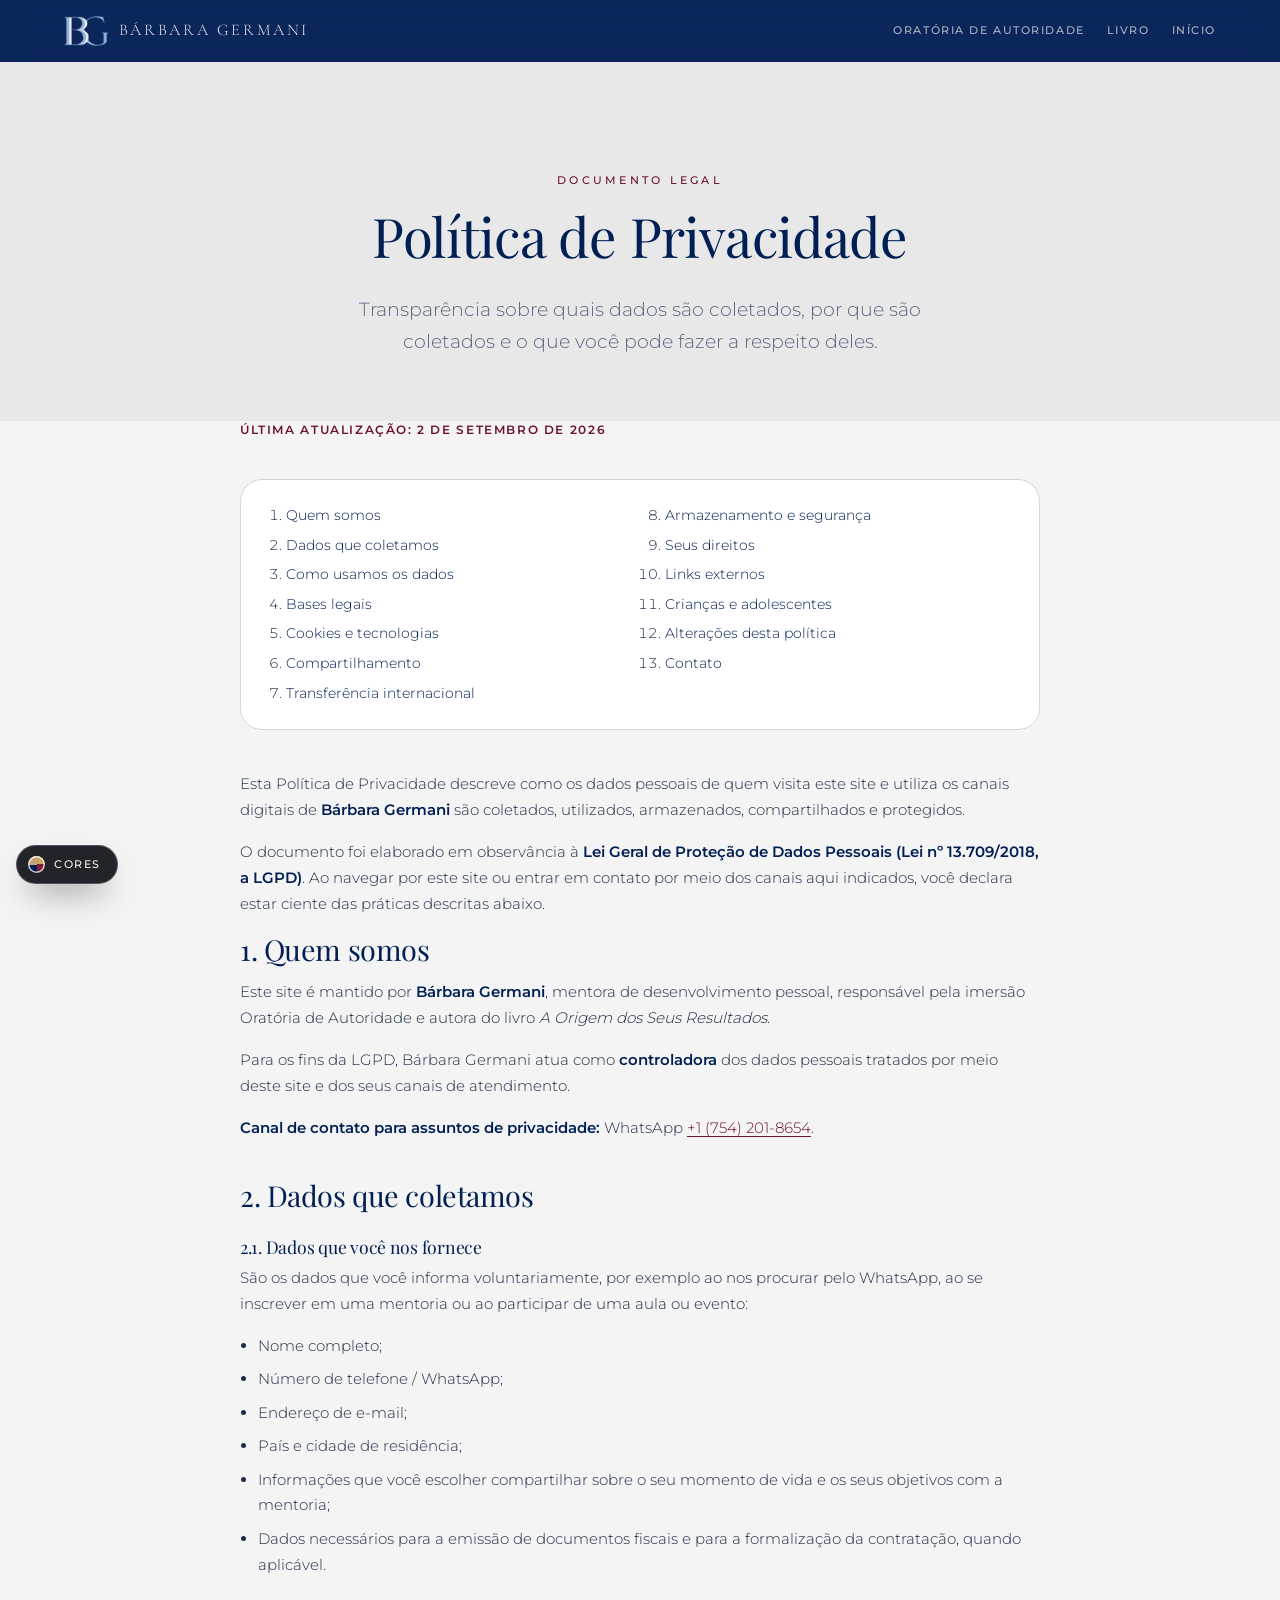
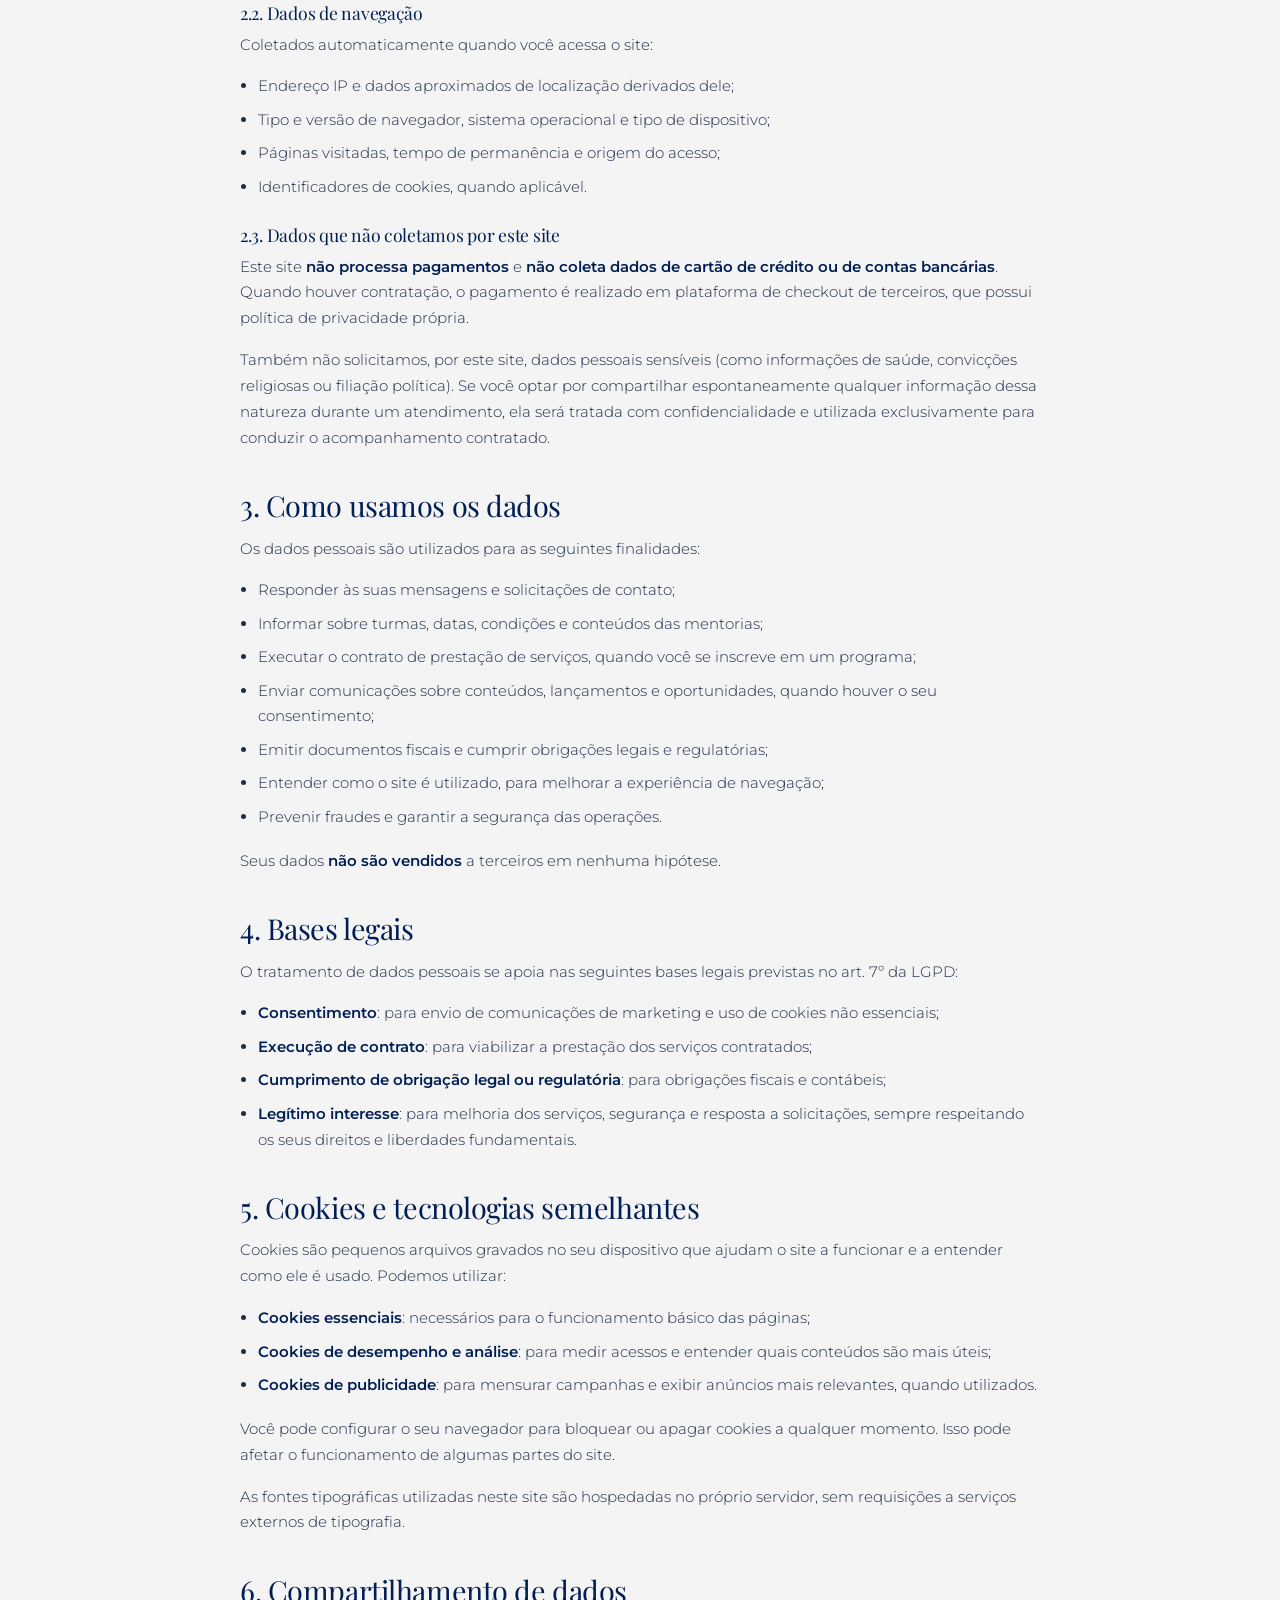
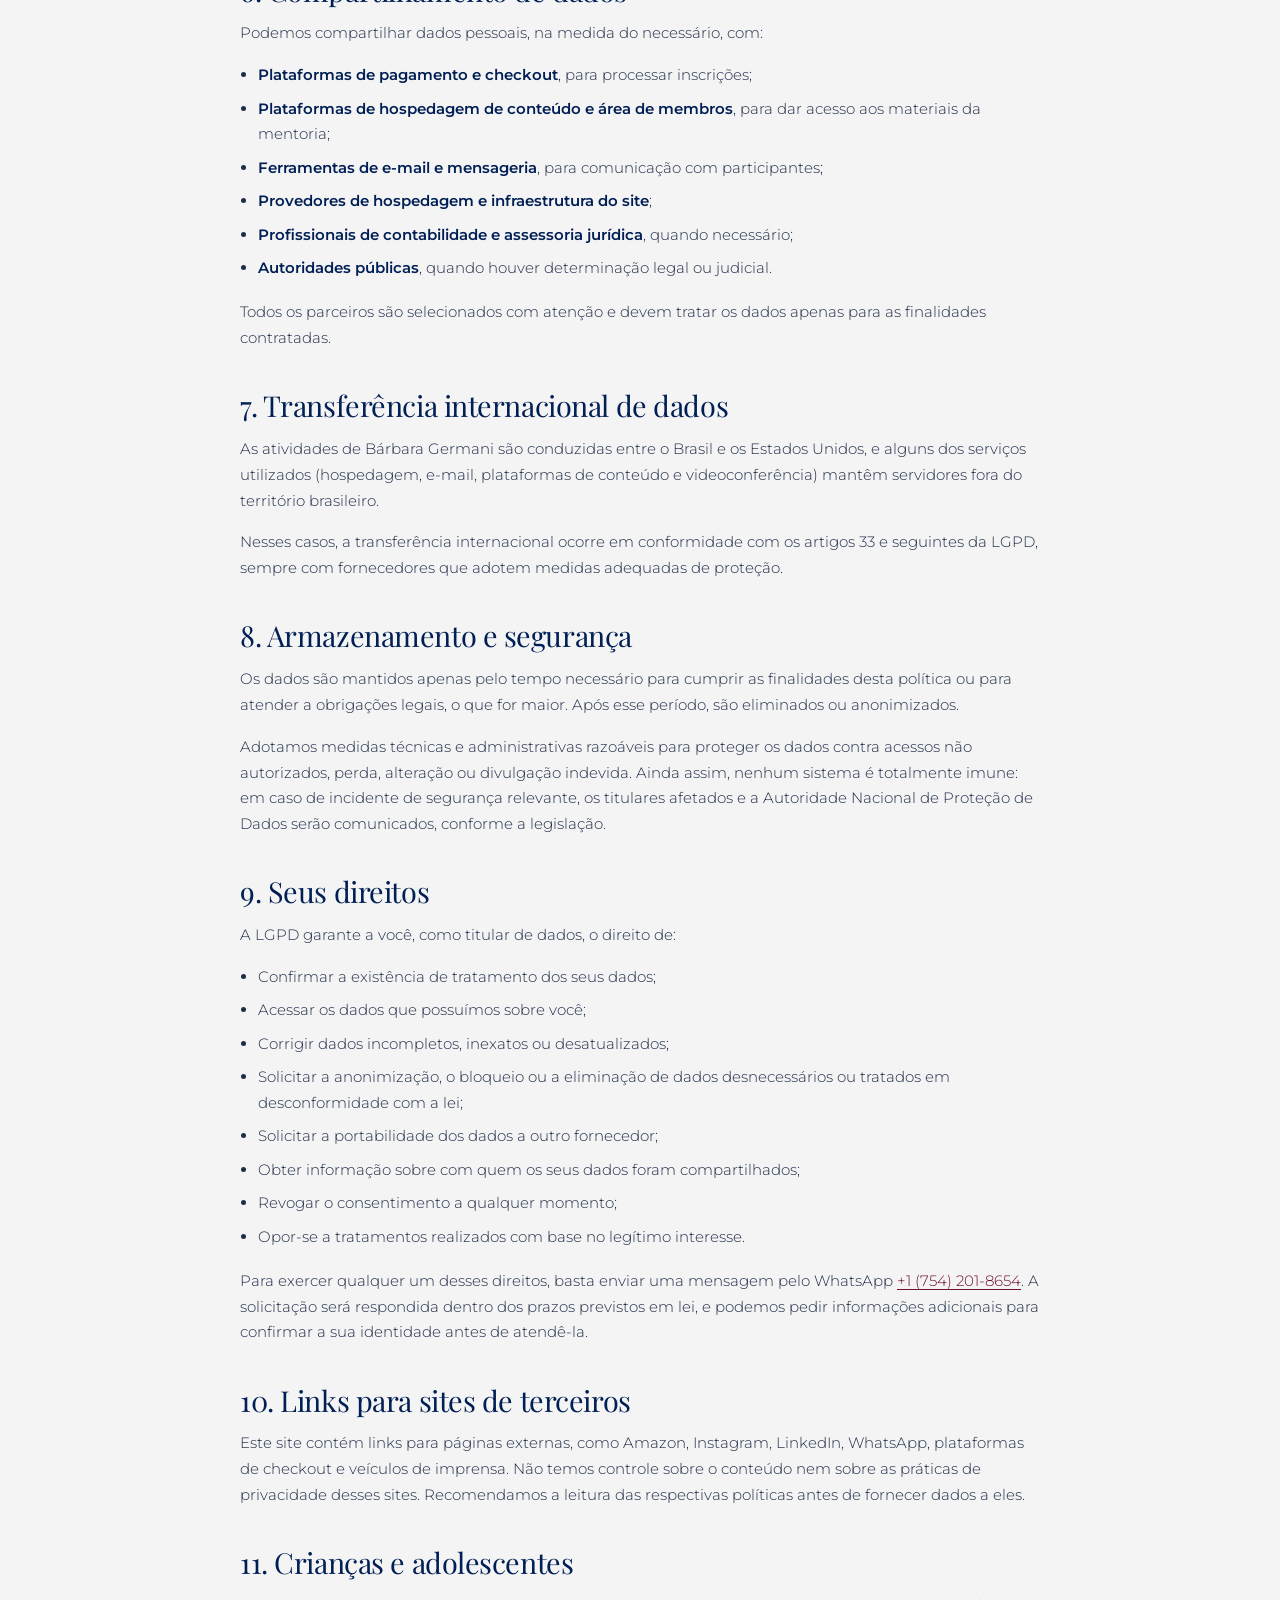
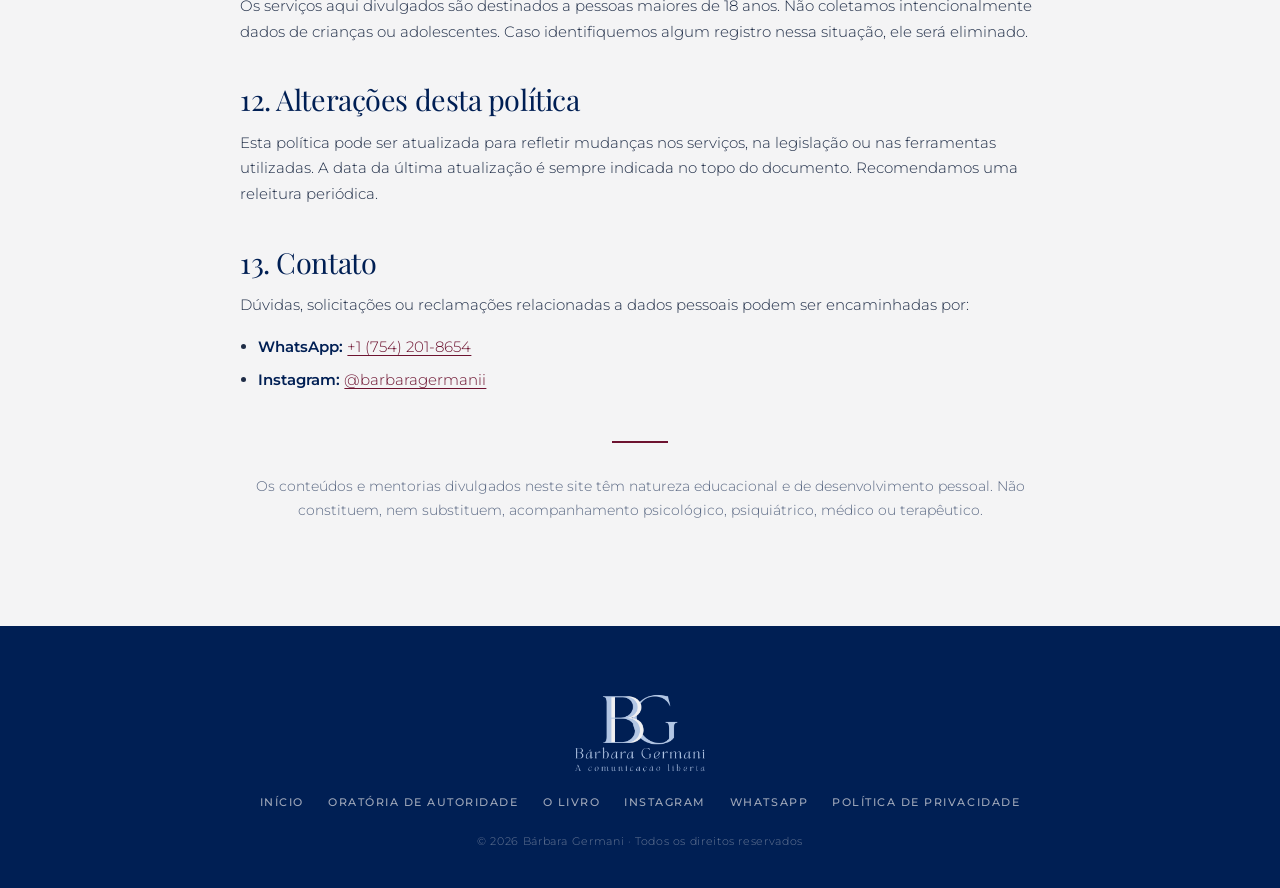
<file: site/politica-de-privacidade.html>
<!DOCTYPE html>
<html lang="pt-BR">
<head>
<meta charset="UTF-8">
<meta name="viewport" content="width=device-width, initial-scale=1">
<title>Política de Privacidade · Bárbara Germani</title>
<meta name="description" content="Como os dados pessoais são coletados, usados, armazenados e protegidos nos canais digitais de Bárbara Germani.">
<meta name="robots" content="noindex, follow">
<meta name="theme-color" content="#001F54">
<link rel="canonical" href="./politica-de-privacidade.html">

<link rel="icon" href="./img/favicon.png">

<link rel="stylesheet" href="./assets/fonts.css">
<link rel="stylesheet" href="./assets/style.css">
</head>
<body>

<header class="topo">
  <div class="wrap topo__int">
    <a class="topo__marca" href="./index.html">
      <img src="./img/logo-bg-claro.png" alt="Bárbara Germani">
      <span>Bárbara Germani</span>
    </a>
    <nav class="topo__nav">
      <a class="esconde-mob" href="./oratoria.html">Oratória de Autoridade</a>
      <a class="esconde-mob" href="./livro.html">Livro</a>
      <a href="./index.html">Início</a>
    </nav>
  </div>
</header>

<main>

<section class="bg-claro" style="padding-bottom:clamp(40px,6vw,64px);">
  <div class="wrap-slim centro">
    <span class="eyebrow">Documento legal</span>
    <h1 style="font-size:clamp(2.2rem,6vw,3.4rem);">Política de Privacidade</h1>
    <p class="lead" style="max-width:36rem;margin-inline:auto;">
      Transparência sobre quais dados são coletados, por que são coletados e o que você pode fazer a respeito deles.
    </p>
  </div>
</section>

<section class="bg-papel" style="padding-top:0;">
  <div class="wrap">
    <div class="legal">
      <span class="legal__data">Última atualização: 2 de setembro de 2026</span>

      <!-- SUMÁRIO -->
      <nav class="sumario" aria-label="Sumário">
        <ol>
          <li><a href="#s1">Quem somos</a></li>
          <li><a href="#s2">Dados que coletamos</a></li>
          <li><a href="#s3">Como usamos os dados</a></li>
          <li><a href="#s4">Bases legais</a></li>
          <li><a href="#s5">Cookies e tecnologias</a></li>
          <li><a href="#s6">Compartilhamento</a></li>
          <li><a href="#s7">Transferência internacional</a></li>
          <li><a href="#s8">Armazenamento e segurança</a></li>
          <li><a href="#s9">Seus direitos</a></li>
          <li><a href="#s10">Links externos</a></li>
          <li><a href="#s11">Crianças e adolescentes</a></li>
          <li><a href="#s12">Alterações desta política</a></li>
          <li><a href="#s13">Contato</a></li>
        </ol>
      </nav>

      <p>Esta Política de Privacidade descreve como os dados pessoais de quem visita este site e utiliza os canais digitais de <strong>Bárbara Germani</strong> são coletados, utilizados, armazenados, compartilhados e protegidos.</p>
      <p>O documento foi elaborado em observância à <strong>Lei Geral de Proteção de Dados Pessoais (Lei nº 13.709/2018, a LGPD)</strong>. Ao navegar por este site ou entrar em contato por meio dos canais aqui indicados, você declara estar ciente das práticas descritas abaixo.</p>

      <h2 id="s1">1. Quem somos</h2>
      <p>Este site é mantido por <strong>Bárbara Germani</strong>, mentora de desenvolvimento pessoal, responsável pela imersão Oratória de Autoridade e autora do livro <em>A Origem dos Seus Resultados</em>.</p>
      <p>Para os fins da LGPD, Bárbara Germani atua como <strong>controladora</strong> dos dados pessoais tratados por meio deste site e dos seus canais de atendimento.</p>
      <p><strong>Canal de contato para assuntos de privacidade:</strong> WhatsApp <a href="https://wa.me/17542018654" target="_blank" rel="noopener">+1 (754) 201-8654</a>.</p>

      <h2 id="s2">2. Dados que coletamos</h2>

      <h3>2.1. Dados que você nos fornece</h3>
      <p>São os dados que você informa voluntariamente, por exemplo ao nos procurar pelo WhatsApp, ao se inscrever em uma mentoria ou ao participar de uma aula ou evento:</p>
      <ul>
        <li>Nome completo;</li>
        <li>Número de telefone / WhatsApp;</li>
        <li>Endereço de e-mail;</li>
        <li>País e cidade de residência;</li>
        <li>Informações que você escolher compartilhar sobre o seu momento de vida e os seus objetivos com a mentoria;</li>
        <li>Dados necessários para a emissão de documentos fiscais e para a formalização da contratação, quando aplicável.</li>
      </ul>

      <h3>2.2. Dados de navegação</h3>
      <p>Coletados automaticamente quando você acessa o site:</p>
      <ul>
        <li>Endereço IP e dados aproximados de localização derivados dele;</li>
        <li>Tipo e versão de navegador, sistema operacional e tipo de dispositivo;</li>
        <li>Páginas visitadas, tempo de permanência e origem do acesso;</li>
        <li>Identificadores de cookies, quando aplicável.</li>
      </ul>

      <h3>2.3. Dados que não coletamos por este site</h3>
      <p>Este site <strong>não processa pagamentos</strong> e <strong>não coleta dados de cartão de crédito ou de contas bancárias</strong>. Quando houver contratação, o pagamento é realizado em plataforma de checkout de terceiros, que possui política de privacidade própria.</p>
      <p>Também não solicitamos, por este site, dados pessoais sensíveis (como informações de saúde, convicções religiosas ou filiação política). Se você optar por compartilhar espontaneamente qualquer informação dessa natureza durante um atendimento, ela será tratada com confidencialidade e utilizada exclusivamente para conduzir o acompanhamento contratado.</p>

      <h2 id="s3">3. Como usamos os dados</h2>
      <p>Os dados pessoais são utilizados para as seguintes finalidades:</p>
      <ul>
        <li>Responder às suas mensagens e solicitações de contato;</li>
        <li>Informar sobre turmas, datas, condições e conteúdos das mentorias;</li>
        <li>Executar o contrato de prestação de serviços, quando você se inscreve em um programa;</li>
        <li>Enviar comunicações sobre conteúdos, lançamentos e oportunidades, quando houver o seu consentimento;</li>
        <li>Emitir documentos fiscais e cumprir obrigações legais e regulatórias;</li>
        <li>Entender como o site é utilizado, para melhorar a experiência de navegação;</li>
        <li>Prevenir fraudes e garantir a segurança das operações.</li>
      </ul>
      <p>Seus dados <strong>não são vendidos</strong> a terceiros em nenhuma hipótese.</p>

      <h2 id="s4">4. Bases legais</h2>
      <p>O tratamento de dados pessoais se apoia nas seguintes bases legais previstas no art. 7º da LGPD:</p>
      <ul>
        <li><strong>Consentimento</strong>: para envio de comunicações de marketing e uso de cookies não essenciais;</li>
        <li><strong>Execução de contrato</strong>: para viabilizar a prestação dos serviços contratados;</li>
        <li><strong>Cumprimento de obrigação legal ou regulatória</strong>: para obrigações fiscais e contábeis;</li>
        <li><strong>Legítimo interesse</strong>: para melhoria dos serviços, segurança e resposta a solicitações, sempre respeitando os seus direitos e liberdades fundamentais.</li>
      </ul>

      <h2 id="s5">5. Cookies e tecnologias semelhantes</h2>
      <p>Cookies são pequenos arquivos gravados no seu dispositivo que ajudam o site a funcionar e a entender como ele é usado. Podemos utilizar:</p>
      <ul>
        <li><strong>Cookies essenciais</strong>: necessários para o funcionamento básico das páginas;</li>
        <li><strong>Cookies de desempenho e análise</strong>: para medir acessos e entender quais conteúdos são mais úteis;</li>
        <li><strong>Cookies de publicidade</strong>: para mensurar campanhas e exibir anúncios mais relevantes, quando utilizados.</li>
      </ul>
      <p>Você pode configurar o seu navegador para bloquear ou apagar cookies a qualquer momento. Isso pode afetar o funcionamento de algumas partes do site.</p>
      <p>As fontes tipográficas utilizadas neste site são hospedadas no próprio servidor, sem requisições a serviços externos de tipografia.</p>

      <h2 id="s6">6. Compartilhamento de dados</h2>
      <p>Podemos compartilhar dados pessoais, na medida do necessário, com:</p>
      <ul>
        <li><strong>Plataformas de pagamento e checkout</strong>, para processar inscrições;</li>
        <li><strong>Plataformas de hospedagem de conteúdo e área de membros</strong>, para dar acesso aos materiais da mentoria;</li>
        <li><strong>Ferramentas de e-mail e mensageria</strong>, para comunicação com participantes;</li>
        <li><strong>Provedores de hospedagem e infraestrutura do site</strong>;</li>
        <li><strong>Profissionais de contabilidade e assessoria jurídica</strong>, quando necessário;</li>
        <li><strong>Autoridades públicas</strong>, quando houver determinação legal ou judicial.</li>
      </ul>
      <p>Todos os parceiros são selecionados com atenção e devem tratar os dados apenas para as finalidades contratadas.</p>

      <h2 id="s7">7. Transferência internacional de dados</h2>
      <p>As atividades de Bárbara Germani são conduzidas entre o Brasil e os Estados Unidos, e alguns dos serviços utilizados (hospedagem, e-mail, plataformas de conteúdo e videoconferência) mantêm servidores fora do território brasileiro.</p>
      <p>Nesses casos, a transferência internacional ocorre em conformidade com os artigos 33 e seguintes da LGPD, sempre com fornecedores que adotem medidas adequadas de proteção.</p>

      <h2 id="s8">8. Armazenamento e segurança</h2>
      <p>Os dados são mantidos apenas pelo tempo necessário para cumprir as finalidades desta política ou para atender a obrigações legais, o que for maior. Após esse período, são eliminados ou anonimizados.</p>
      <p>Adotamos medidas técnicas e administrativas razoáveis para proteger os dados contra acessos não autorizados, perda, alteração ou divulgação indevida. Ainda assim, nenhum sistema é totalmente imune: em caso de incidente de segurança relevante, os titulares afetados e a Autoridade Nacional de Proteção de Dados serão comunicados, conforme a legislação.</p>

      <h2 id="s9">9. Seus direitos</h2>
      <p>A LGPD garante a você, como titular de dados, o direito de:</p>
      <ul>
        <li>Confirmar a existência de tratamento dos seus dados;</li>
        <li>Acessar os dados que possuímos sobre você;</li>
        <li>Corrigir dados incompletos, inexatos ou desatualizados;</li>
        <li>Solicitar a anonimização, o bloqueio ou a eliminação de dados desnecessários ou tratados em desconformidade com a lei;</li>
        <li>Solicitar a portabilidade dos dados a outro fornecedor;</li>
        <li>Obter informação sobre com quem os seus dados foram compartilhados;</li>
        <li>Revogar o consentimento a qualquer momento;</li>
        <li>Opor-se a tratamentos realizados com base no legítimo interesse.</li>
      </ul>
      <p>Para exercer qualquer um desses direitos, basta enviar uma mensagem pelo WhatsApp <a href="https://wa.me/17542018654?text=Ol%C3%A1!%20Gostaria%20de%20falar%20sobre%20os%20meus%20dados%20pessoais." target="_blank" rel="noopener">+1 (754) 201-8654</a>. A solicitação será respondida dentro dos prazos previstos em lei, e podemos pedir informações adicionais para confirmar a sua identidade antes de atendê-la.</p>

      <h2 id="s10">10. Links para sites de terceiros</h2>
      <p>Este site contém links para páginas externas, como Amazon, Instagram, LinkedIn, WhatsApp, plataformas de checkout e veículos de imprensa. Não temos controle sobre o conteúdo nem sobre as práticas de privacidade desses sites. Recomendamos a leitura das respectivas políticas antes de fornecer dados a eles.</p>

      <h2 id="s11">11. Crianças e adolescentes</h2>
      <p>Os serviços aqui divulgados são destinados a pessoas maiores de 18 anos. Não coletamos intencionalmente dados de crianças ou adolescentes. Caso identifiquemos algum registro nessa situação, ele será eliminado.</p>

      <h2 id="s12">12. Alterações desta política</h2>
      <p>Esta política pode ser atualizada para refletir mudanças nos serviços, na legislação ou nas ferramentas utilizadas. A data da última atualização é sempre indicada no topo do documento. Recomendamos uma releitura periódica.</p>

      <h2 id="s13">13. Contato</h2>
      <p>Dúvidas, solicitações ou reclamações relacionadas a dados pessoais podem ser encaminhadas por:</p>
      <ul>
        <li><strong>WhatsApp:</strong> <a href="https://wa.me/17542018654" target="_blank" rel="noopener">+1 (754) 201-8654</a></li>
        <li><strong>Instagram:</strong> <a href="https://www.instagram.com/barbaragermanii/" target="_blank" rel="noopener">@barbaragermanii</a></li>
      </ul>
      <!-- Quando houver um e-mail oficial de contato, acrescente aqui:
           <li><strong>E-mail:</strong> <a href="mailto:contato@dominio.com">contato@dominio.com</a></li> -->

      <hr class="divisor" style="margin:3rem auto 2rem;">

      <p class="centro" style="font-size:.88rem;color:var(--texto-suave);">
        Os conteúdos e mentorias divulgados neste site têm natureza educacional e de desenvolvimento pessoal.
        Não constituem, nem substituem, acompanhamento psicológico, psiquiátrico, médico ou terapêutico.
      </p>
    </div>
  </div>
</section>

</main>

<footer class="rodape">
  <div class="wrap">
    <img class="rodape__logo" src="./img/logo-lockup-claro.png" alt="Bárbara Germani · A comunicação liberta">
    <nav class="rodape__links">
      <a href="./index.html">Início</a>
      <a href="./oratoria.html">Oratória de Autoridade</a>
      <a href="./livro.html">O livro</a>
      <a href="https://www.instagram.com/barbaragermanii/" target="_blank" rel="noopener">Instagram</a>
      <a href="https://wa.me/17542018654" target="_blank" rel="noopener">WhatsApp</a>
      <a href="./politica-de-privacidade.html">Política de Privacidade</a>
    </nav>
    <small>© <span class="ano">2026</span> Bárbara Germani · Todos os direitos reservados</small>
  </div>
</footer>

<script src="./assets/site.js"></script>
<script>document.querySelectorAll('.ano').forEach(function (el) { el.textContent = new Date().getFullYear(); });</script>
</body>
</html>
</file>
<file: site/assets/fonts.css>
/* Fontes auto-hospedadas (SIL Open Font License 1.1)
   Playfair Display  -> substituta web de TAN Aegean (tipografia primária da marca)
   Montserrat        -> substituta web de Mont (tipografia secundária da marca)
   Cormorant Garamond-> usada no logotipo/assinatura */

@font-face{font-family:'Playfair Display';font-style:normal;font-weight:400;font-display:swap;src:url('./fonts/playfair-display-latin-400-normal.woff2') format('woff2');unicode-range:U+0000-00FF,U+0131,U+0152-0153,U+02BB-02BC,U+02C6,U+02DA,U+02DC,U+0304,U+0308,U+0329,U+2000-206F,U+2074,U+20AC,U+2122,U+2191,U+2193,U+2212,U+2215,U+FEFF,U+FFFD;}
@font-face{font-family:'Playfair Display';font-style:normal;font-weight:400;font-display:swap;src:url('./fonts/playfair-display-latin-ext-400-normal.woff2') format('woff2');unicode-range:U+0100-02BA,U+02BD-02C5,U+02C7-02CC,U+02CE-02D7,U+02DD-02FF,U+0304,U+0308,U+0329,U+1D00-1DBF,U+1E00-1E9F,U+1EF2-1EFF,U+2020,U+20A0-20AB,U+20AD-20C0,U+2113,U+2C60-2C7F,U+A720-A7FF;}
@font-face{font-family:'Playfair Display';font-style:italic;font-weight:400;font-display:swap;src:url('./fonts/playfair-display-latin-400-italic.woff2') format('woff2');unicode-range:U+0000-00FF,U+0131,U+0152-0153,U+02BB-02BC,U+02C6,U+02DA,U+02DC,U+0304,U+0308,U+0329,U+2000-206F,U+2074,U+20AC,U+2122,U+2191,U+2193,U+2212,U+2215,U+FEFF,U+FFFD;}
@font-face{font-family:'Playfair Display';font-style:italic;font-weight:400;font-display:swap;src:url('./fonts/playfair-display-latin-ext-400-italic.woff2') format('woff2');unicode-range:U+0100-02BA,U+02BD-02C5,U+02C7-02CC,U+02CE-02D7,U+02DD-02FF,U+0304,U+0308,U+0329,U+1D00-1DBF,U+1E00-1E9F,U+1EF2-1EFF,U+2020,U+20A0-20AB,U+20AD-20C0,U+2113,U+2C60-2C7F,U+A720-A7FF;}
@font-face{font-family:'Playfair Display';font-style:normal;font-weight:500;font-display:swap;src:url('./fonts/playfair-display-latin-500-normal.woff2') format('woff2');unicode-range:U+0000-00FF,U+0131,U+0152-0153,U+02BB-02BC,U+02C6,U+02DA,U+02DC,U+0304,U+0308,U+0329,U+2000-206F,U+2074,U+20AC,U+2122,U+2191,U+2193,U+2212,U+2215,U+FEFF,U+FFFD;}
@font-face{font-family:'Playfair Display';font-style:normal;font-weight:500;font-display:swap;src:url('./fonts/playfair-display-latin-ext-500-normal.woff2') format('woff2');unicode-range:U+0100-02BA,U+02BD-02C5,U+02C7-02CC,U+02CE-02D7,U+02DD-02FF,U+0304,U+0308,U+0329,U+1D00-1DBF,U+1E00-1E9F,U+1EF2-1EFF,U+2020,U+20A0-20AB,U+20AD-20C0,U+2113,U+2C60-2C7F,U+A720-A7FF;}
@font-face{font-family:'Playfair Display';font-style:italic;font-weight:500;font-display:swap;src:url('./fonts/playfair-display-latin-500-italic.woff2') format('woff2');unicode-range:U+0000-00FF,U+0131,U+0152-0153,U+02BB-02BC,U+02C6,U+02DA,U+02DC,U+0304,U+0308,U+0329,U+2000-206F,U+2074,U+20AC,U+2122,U+2191,U+2193,U+2212,U+2215,U+FEFF,U+FFFD;}
@font-face{font-family:'Playfair Display';font-style:italic;font-weight:500;font-display:swap;src:url('./fonts/playfair-display-latin-ext-500-italic.woff2') format('woff2');unicode-range:U+0100-02BA,U+02BD-02C5,U+02C7-02CC,U+02CE-02D7,U+02DD-02FF,U+0304,U+0308,U+0329,U+1D00-1DBF,U+1E00-1E9F,U+1EF2-1EFF,U+2020,U+20A0-20AB,U+20AD-20C0,U+2113,U+2C60-2C7F,U+A720-A7FF;}
@font-face{font-family:'Playfair Display';font-style:normal;font-weight:600;font-display:swap;src:url('./fonts/playfair-display-latin-600-normal.woff2') format('woff2');unicode-range:U+0000-00FF,U+0131,U+0152-0153,U+02BB-02BC,U+02C6,U+02DA,U+02DC,U+0304,U+0308,U+0329,U+2000-206F,U+2074,U+20AC,U+2122,U+2191,U+2193,U+2212,U+2215,U+FEFF,U+FFFD;}
@font-face{font-family:'Playfair Display';font-style:normal;font-weight:600;font-display:swap;src:url('./fonts/playfair-display-latin-ext-600-normal.woff2') format('woff2');unicode-range:U+0100-02BA,U+02BD-02C5,U+02C7-02CC,U+02CE-02D7,U+02DD-02FF,U+0304,U+0308,U+0329,U+1D00-1DBF,U+1E00-1E9F,U+1EF2-1EFF,U+2020,U+20A0-20AB,U+20AD-20C0,U+2113,U+2C60-2C7F,U+A720-A7FF;}
@font-face{font-family:'Playfair Display';font-style:italic;font-weight:600;font-display:swap;src:url('./fonts/playfair-display-latin-600-italic.woff2') format('woff2');unicode-range:U+0000-00FF,U+0131,U+0152-0153,U+02BB-02BC,U+02C6,U+02DA,U+02DC,U+0304,U+0308,U+0329,U+2000-206F,U+2074,U+20AC,U+2122,U+2191,U+2193,U+2212,U+2215,U+FEFF,U+FFFD;}
@font-face{font-family:'Playfair Display';font-style:italic;font-weight:600;font-display:swap;src:url('./fonts/playfair-display-latin-ext-600-italic.woff2') format('woff2');unicode-range:U+0100-02BA,U+02BD-02C5,U+02C7-02CC,U+02CE-02D7,U+02DD-02FF,U+0304,U+0308,U+0329,U+1D00-1DBF,U+1E00-1E9F,U+1EF2-1EFF,U+2020,U+20A0-20AB,U+20AD-20C0,U+2113,U+2C60-2C7F,U+A720-A7FF;}
@font-face{font-family:'Playfair Display';font-style:normal;font-weight:700;font-display:swap;src:url('./fonts/playfair-display-latin-700-normal.woff2') format('woff2');unicode-range:U+0000-00FF,U+0131,U+0152-0153,U+02BB-02BC,U+02C6,U+02DA,U+02DC,U+0304,U+0308,U+0329,U+2000-206F,U+2074,U+20AC,U+2122,U+2191,U+2193,U+2212,U+2215,U+FEFF,U+FFFD;}
@font-face{font-family:'Playfair Display';font-style:normal;font-weight:700;font-display:swap;src:url('./fonts/playfair-display-latin-ext-700-normal.woff2') format('woff2');unicode-range:U+0100-02BA,U+02BD-02C5,U+02C7-02CC,U+02CE-02D7,U+02DD-02FF,U+0304,U+0308,U+0329,U+1D00-1DBF,U+1E00-1E9F,U+1EF2-1EFF,U+2020,U+20A0-20AB,U+20AD-20C0,U+2113,U+2C60-2C7F,U+A720-A7FF;}
@font-face{font-family:'Playfair Display';font-style:italic;font-weight:700;font-display:swap;src:url('./fonts/playfair-display-latin-700-italic.woff2') format('woff2');unicode-range:U+0000-00FF,U+0131,U+0152-0153,U+02BB-02BC,U+02C6,U+02DA,U+02DC,U+0304,U+0308,U+0329,U+2000-206F,U+2074,U+20AC,U+2122,U+2191,U+2193,U+2212,U+2215,U+FEFF,U+FFFD;}
@font-face{font-family:'Playfair Display';font-style:italic;font-weight:700;font-display:swap;src:url('./fonts/playfair-display-latin-ext-700-italic.woff2') format('woff2');unicode-range:U+0100-02BA,U+02BD-02C5,U+02C7-02CC,U+02CE-02D7,U+02DD-02FF,U+0304,U+0308,U+0329,U+1D00-1DBF,U+1E00-1E9F,U+1EF2-1EFF,U+2020,U+20A0-20AB,U+20AD-20C0,U+2113,U+2C60-2C7F,U+A720-A7FF;}
@font-face{font-family:'Montserrat';font-style:normal;font-weight:200;font-display:swap;src:url('./fonts/montserrat-latin-200-normal.woff2') format('woff2');unicode-range:U+0000-00FF,U+0131,U+0152-0153,U+02BB-02BC,U+02C6,U+02DA,U+02DC,U+0304,U+0308,U+0329,U+2000-206F,U+2074,U+20AC,U+2122,U+2191,U+2193,U+2212,U+2215,U+FEFF,U+FFFD;}
@font-face{font-family:'Montserrat';font-style:normal;font-weight:200;font-display:swap;src:url('./fonts/montserrat-latin-ext-200-normal.woff2') format('woff2');unicode-range:U+0100-02BA,U+02BD-02C5,U+02C7-02CC,U+02CE-02D7,U+02DD-02FF,U+0304,U+0308,U+0329,U+1D00-1DBF,U+1E00-1E9F,U+1EF2-1EFF,U+2020,U+20A0-20AB,U+20AD-20C0,U+2113,U+2C60-2C7F,U+A720-A7FF;}
@font-face{font-family:'Montserrat';font-style:normal;font-weight:300;font-display:swap;src:url('./fonts/montserrat-latin-300-normal.woff2') format('woff2');unicode-range:U+0000-00FF,U+0131,U+0152-0153,U+02BB-02BC,U+02C6,U+02DA,U+02DC,U+0304,U+0308,U+0329,U+2000-206F,U+2074,U+20AC,U+2122,U+2191,U+2193,U+2212,U+2215,U+FEFF,U+FFFD;}
@font-face{font-family:'Montserrat';font-style:normal;font-weight:300;font-display:swap;src:url('./fonts/montserrat-latin-ext-300-normal.woff2') format('woff2');unicode-range:U+0100-02BA,U+02BD-02C5,U+02C7-02CC,U+02CE-02D7,U+02DD-02FF,U+0304,U+0308,U+0329,U+1D00-1DBF,U+1E00-1E9F,U+1EF2-1EFF,U+2020,U+20A0-20AB,U+20AD-20C0,U+2113,U+2C60-2C7F,U+A720-A7FF;}
@font-face{font-family:'Montserrat';font-style:normal;font-weight:400;font-display:swap;src:url('./fonts/montserrat-latin-400-normal.woff2') format('woff2');unicode-range:U+0000-00FF,U+0131,U+0152-0153,U+02BB-02BC,U+02C6,U+02DA,U+02DC,U+0304,U+0308,U+0329,U+2000-206F,U+2074,U+20AC,U+2122,U+2191,U+2193,U+2212,U+2215,U+FEFF,U+FFFD;}
@font-face{font-family:'Montserrat';font-style:normal;font-weight:400;font-display:swap;src:url('./fonts/montserrat-latin-ext-400-normal.woff2') format('woff2');unicode-range:U+0100-02BA,U+02BD-02C5,U+02C7-02CC,U+02CE-02D7,U+02DD-02FF,U+0304,U+0308,U+0329,U+1D00-1DBF,U+1E00-1E9F,U+1EF2-1EFF,U+2020,U+20A0-20AB,U+20AD-20C0,U+2113,U+2C60-2C7F,U+A720-A7FF;}
@font-face{font-family:'Montserrat';font-style:normal;font-weight:500;font-display:swap;src:url('./fonts/montserrat-latin-500-normal.woff2') format('woff2');unicode-range:U+0000-00FF,U+0131,U+0152-0153,U+02BB-02BC,U+02C6,U+02DA,U+02DC,U+0304,U+0308,U+0329,U+2000-206F,U+2074,U+20AC,U+2122,U+2191,U+2193,U+2212,U+2215,U+FEFF,U+FFFD;}
@font-face{font-family:'Montserrat';font-style:normal;font-weight:500;font-display:swap;src:url('./fonts/montserrat-latin-ext-500-normal.woff2') format('woff2');unicode-range:U+0100-02BA,U+02BD-02C5,U+02C7-02CC,U+02CE-02D7,U+02DD-02FF,U+0304,U+0308,U+0329,U+1D00-1DBF,U+1E00-1E9F,U+1EF2-1EFF,U+2020,U+20A0-20AB,U+20AD-20C0,U+2113,U+2C60-2C7F,U+A720-A7FF;}
@font-face{font-family:'Montserrat';font-style:normal;font-weight:600;font-display:swap;src:url('./fonts/montserrat-latin-600-normal.woff2') format('woff2');unicode-range:U+0000-00FF,U+0131,U+0152-0153,U+02BB-02BC,U+02C6,U+02DA,U+02DC,U+0304,U+0308,U+0329,U+2000-206F,U+2074,U+20AC,U+2122,U+2191,U+2193,U+2212,U+2215,U+FEFF,U+FFFD;}
@font-face{font-family:'Montserrat';font-style:normal;font-weight:600;font-display:swap;src:url('./fonts/montserrat-latin-ext-600-normal.woff2') format('woff2');unicode-range:U+0100-02BA,U+02BD-02C5,U+02C7-02CC,U+02CE-02D7,U+02DD-02FF,U+0304,U+0308,U+0329,U+1D00-1DBF,U+1E00-1E9F,U+1EF2-1EFF,U+2020,U+20A0-20AB,U+20AD-20C0,U+2113,U+2C60-2C7F,U+A720-A7FF;}
@font-face{font-family:'Cormorant Garamond';font-style:normal;font-weight:300;font-display:swap;src:url('./fonts/cormorant-garamond-latin-300-normal.woff2') format('woff2');unicode-range:U+0000-00FF,U+0131,U+0152-0153,U+02BB-02BC,U+02C6,U+02DA,U+02DC,U+0304,U+0308,U+0329,U+2000-206F,U+2074,U+20AC,U+2122,U+2191,U+2193,U+2212,U+2215,U+FEFF,U+FFFD;}
@font-face{font-family:'Cormorant Garamond';font-style:normal;font-weight:300;font-display:swap;src:url('./fonts/cormorant-garamond-latin-ext-300-normal.woff2') format('woff2');unicode-range:U+0100-02BA,U+02BD-02C5,U+02C7-02CC,U+02CE-02D7,U+02DD-02FF,U+0304,U+0308,U+0329,U+1D00-1DBF,U+1E00-1E9F,U+1EF2-1EFF,U+2020,U+20A0-20AB,U+20AD-20C0,U+2113,U+2C60-2C7F,U+A720-A7FF;}
@font-face{font-family:'Cormorant Garamond';font-style:italic;font-weight:300;font-display:swap;src:url('./fonts/cormorant-garamond-latin-300-italic.woff2') format('woff2');unicode-range:U+0000-00FF,U+0131,U+0152-0153,U+02BB-02BC,U+02C6,U+02DA,U+02DC,U+0304,U+0308,U+0329,U+2000-206F,U+2074,U+20AC,U+2122,U+2191,U+2193,U+2212,U+2215,U+FEFF,U+FFFD;}
@font-face{font-family:'Cormorant Garamond';font-style:italic;font-weight:300;font-display:swap;src:url('./fonts/cormorant-garamond-latin-ext-300-italic.woff2') format('woff2');unicode-range:U+0100-02BA,U+02BD-02C5,U+02C7-02CC,U+02CE-02D7,U+02DD-02FF,U+0304,U+0308,U+0329,U+1D00-1DBF,U+1E00-1E9F,U+1EF2-1EFF,U+2020,U+20A0-20AB,U+20AD-20C0,U+2113,U+2C60-2C7F,U+A720-A7FF;}
@font-face{font-family:'Cormorant Garamond';font-style:normal;font-weight:400;font-display:swap;src:url('./fonts/cormorant-garamond-latin-400-normal.woff2') format('woff2');unicode-range:U+0000-00FF,U+0131,U+0152-0153,U+02BB-02BC,U+02C6,U+02DA,U+02DC,U+0304,U+0308,U+0329,U+2000-206F,U+2074,U+20AC,U+2122,U+2191,U+2193,U+2212,U+2215,U+FEFF,U+FFFD;}
@font-face{font-family:'Cormorant Garamond';font-style:normal;font-weight:400;font-display:swap;src:url('./fonts/cormorant-garamond-latin-ext-400-normal.woff2') format('woff2');unicode-range:U+0100-02BA,U+02BD-02C5,U+02C7-02CC,U+02CE-02D7,U+02DD-02FF,U+0304,U+0308,U+0329,U+1D00-1DBF,U+1E00-1E9F,U+1EF2-1EFF,U+2020,U+20A0-20AB,U+20AD-20C0,U+2113,U+2C60-2C7F,U+A720-A7FF;}
@font-face{font-family:'Cormorant Garamond';font-style:italic;font-weight:400;font-display:swap;src:url('./fonts/cormorant-garamond-latin-400-italic.woff2') format('woff2');unicode-range:U+0000-00FF,U+0131,U+0152-0153,U+02BB-02BC,U+02C6,U+02DA,U+02DC,U+0304,U+0308,U+0329,U+2000-206F,U+2074,U+20AC,U+2122,U+2191,U+2193,U+2212,U+2215,U+FEFF,U+FFFD;}
@font-face{font-family:'Cormorant Garamond';font-style:italic;font-weight:400;font-display:swap;src:url('./fonts/cormorant-garamond-latin-ext-400-italic.woff2') format('woff2');unicode-range:U+0100-02BA,U+02BD-02C5,U+02C7-02CC,U+02CE-02D7,U+02DD-02FF,U+0304,U+0308,U+0329,U+1D00-1DBF,U+1E00-1E9F,U+1EF2-1EFF,U+2020,U+20A0-20AB,U+20AD-20C0,U+2113,U+2C60-2C7F,U+A720-A7FF;}
@font-face{font-family:'Cormorant Garamond';font-style:normal;font-weight:500;font-display:swap;src:url('./fonts/cormorant-garamond-latin-500-normal.woff2') format('woff2');unicode-range:U+0000-00FF,U+0131,U+0152-0153,U+02BB-02BC,U+02C6,U+02DA,U+02DC,U+0304,U+0308,U+0329,U+2000-206F,U+2074,U+20AC,U+2122,U+2191,U+2193,U+2212,U+2215,U+FEFF,U+FFFD;}
@font-face{font-family:'Cormorant Garamond';font-style:normal;font-weight:500;font-display:swap;src:url('./fonts/cormorant-garamond-latin-ext-500-normal.woff2') format('woff2');unicode-range:U+0100-02BA,U+02BD-02C5,U+02C7-02CC,U+02CE-02D7,U+02DD-02FF,U+0304,U+0308,U+0329,U+1D00-1DBF,U+1E00-1E9F,U+1EF2-1EFF,U+2020,U+20A0-20AB,U+20AD-20C0,U+2113,U+2C60-2C7F,U+A720-A7FF;}
@font-face{font-family:'Cormorant Garamond';font-style:italic;font-weight:500;font-display:swap;src:url('./fonts/cormorant-garamond-latin-500-italic.woff2') format('woff2');unicode-range:U+0000-00FF,U+0131,U+0152-0153,U+02BB-02BC,U+02C6,U+02DA,U+02DC,U+0304,U+0308,U+0329,U+2000-206F,U+2074,U+20AC,U+2122,U+2191,U+2193,U+2212,U+2215,U+FEFF,U+FFFD;}
@font-face{font-family:'Cormorant Garamond';font-style:italic;font-weight:500;font-display:swap;src:url('./fonts/cormorant-garamond-latin-ext-500-italic.woff2') format('woff2');unicode-range:U+0100-02BA,U+02BD-02C5,U+02C7-02CC,U+02CE-02D7,U+02DD-02FF,U+0304,U+0308,U+0329,U+1D00-1DBF,U+1E00-1E9F,U+1EF2-1EFF,U+2020,U+20A0-20AB,U+20AD-20C0,U+2113,U+2C60-2C7F,U+A720-A7FF;}
</file>
<file: site/assets/style.css>
/* ==========================================================================
   BÁRBARA GERMANI — Sistema visual
   Identidade oficial: Off White · Azul Profundo Noturno · Rosa Magenta · Azul Brilhante
   Tipografia primária: TAN Aegean  → web: Playfair Display
   Tipografia secundária: Mont      → web: Montserrat
   ========================================================================== */

:root {
  /* --- Paleta oficial da marca --- */
  --off-white:      #E9E8E9;
  --noturno:        #001F54;   /* Azul Profundo Noturno */
  --magenta:        #6D1330;   /* Rosa Magenta bem escurecido a pedido da Ágatha (oficial do manual: #B42150) */
  --brilhante:      #0552AC;   /* Azul Brilhante */

  /* --- Derivadas (mesma família, para hierarquia) --- */
  --noturno-fundo:  #01081A;   /* fundo de seção mais fechado que o noturno */
  --noturno-suave:  #0B2E6B;
  --branco:         #FFFFFF;
  --papel:          #F4F4F5;
  --linha:          #D3D5DB;
  --azul-claro:     #8FB0DE;
  --magenta-claro:  #8A2846;   /* o rosa de apoio, no mesmo escurecimento */

  /* --- Neutros sofisticados (respiro dentro do escuro) --- */
  --grafite:        #11151F;   /* neutro escuro */
  --grafite-suave:  #1A1F2B;
  --neutro:         #A7AEBC;   /* cinza frio para detalhes e apoios */

  --texto:          #1E2C46;
  --texto-suave:    #5A6883;
  --texto-claro:    #E9E8E9;


  /* --- Tokens que o seletor de paleta troca ---------------------------------
     Tudo o que é cor passa por aqui. Os --rgb-* existem porque o CSS precisa
     dos três números separados para montar rgba() com transparência. Trocar o
     bloco de uma paleta troca o site inteiro, nas quatro páginas. --------- */
  --rgb-claro:     233,232,233;
  --rgb-detalhe:   143,176,222;
  --rgb-neutro:    167,174,188;
  --rgb-acento:    109,19,48;
  --rgb-apoio:     5,82,172;
  --rgb-escuro:    0,31,84;
  --rgb-escuro-f:  0,20,58;
  --rgb-escuro-s:  11,46,107;
  --rgb-noite:     2,8,22;
  --rgb-grafite:   17,21,31;
  --rgb-texto:     30,44,70;

  --acento-texto:  #FFFFFF;   /* texto EM CIMA do acento */
  --acento-leitura: #6D1330;  /* acento como TEXTO sobre fundo claro */
  --acento-sobre-escuro: #C98299; /* acento como texto sobre fundo escuro */
  --grifo-escuro: .55;        /* opacidade do marca-texto sobre fundo escuro */
  --rgb-acento-texto: 255,255,255;
  --acento-forte:  #82163A;
  --apoio-forte:   #04448E;
  --apoio-noite:   #06356E;
  --escuro-2:      #00153A;
  --escuro-brilho: #0A3A82;
  --base-2:        #DEDDE3;
  --noite:         #020A1C;
  --noite-fundo:   #01060F;
  --grad-1:        #01040C;
  --grad-2:        #020A1C;
  --grad-3:        #05132E;

  /* --- Tipografia --- */
  --display: 'Playfair Display', 'Times New Roman', serif;
  --corpo:   'Montserrat', 'Helvetica Neue', Arial, sans-serif;
  --logo:    'Cormorant Garamond', Georgia, serif;

  /* --- Layout --- */
  --max:      1200px;
  --max-slim: 840px;
  --max-bio:  520px;
  --r:        14px;
  --r-lg:     22px;
  --r-full:   999px;

  --sombra:     0 18px 45px -24px rgba(var(--rgb-escuro), .45);
  --sombra-alt: 0 30px 70px -30px rgba(var(--rgb-escuro), .55);
  --transicao:  .34s cubic-bezier(.22, .61, .36, 1);
}

/* ---------- Reset ---------- */
*, *::before, *::after { box-sizing: border-box; }
html { scroll-behavior: smooth; -webkit-text-size-adjust: 100%; }

body {
  margin: 0;
  background: var(--off-white);
  color: var(--texto);
  font-family: var(--corpo);
  font-weight: 300;
  font-size: 16.5px;
  line-height: 1.7;
  -webkit-font-smoothing: antialiased;
  overflow-x: hidden;
}

img { max-width: 100%; display: block; height: auto; }
a { color: inherit; text-decoration: none; }
button { font: inherit; }

h1, h2, h3, h4 {
  font-family: var(--display);
  font-weight: 400;
  color: var(--noturno);
  line-height: 1.12;
  letter-spacing: -.015em;
  margin: 0 0 .5em;
}
h1 { font-size: clamp(2.35rem, 6vw, 4rem); }
h2 { font-size: clamp(1.9rem, 4.3vw, 2.9rem); }
h3 { font-size: clamp(1.3rem, 2.4vw, 1.6rem); }
h4 { font-size: 1.1rem; }

p { margin: 0 0 1.05em; }
p:last-child { margin-bottom: 0; }
strong, b { font-weight: 600; color: var(--noturno); }
em { font-style: italic; }

::selection { background: var(--magenta); color: var(--acento-texto); }

/* ---------- Utilitários ---------- */
.wrap      { width: 100%; max-width: var(--max);      margin-inline: auto; padding-inline: 24px; }
.wrap-slim { width: 100%; max-width: var(--max-slim); margin-inline: auto; padding-inline: 24px; }
.centro    { text-align: center; }
.sr-only { position: absolute; width: 1px; height: 1px; padding: 0; margin: -1px; overflow: hidden; clip: rect(0 0 0 0); white-space: nowrap; border: 0; }

section { padding: clamp(56px, 8vw, 108px) 0; position: relative; overflow: hidden; }
.secao-curta { padding: clamp(40px, 5vw, 68px) 0; }

.eyebrow {
  display: inline-block;
  font-size: .68rem;
  font-weight: 500;
  letter-spacing: .3em;
  text-transform: uppercase;
  color: var(--acento-leitura);
  margin-bottom: 1rem;
}
.eyebrow--azul { color: var(--brilhante); }

.lead { font-size: clamp(1.02rem, 1.8vw, 1.16rem); color: var(--texto-suave); font-weight: 300; }

/* --- Grifos e destaques de palavra-chave --- */
.grifo {
  background-image: linear-gradient(to top, rgba(var(--rgb-acento), .22) 0 .38em, transparent .38em);
  box-decoration-break: clone;
  -webkit-box-decoration-break: clone;
  padding: 0 .1em;
  font-weight: 500;
  color: var(--noturno);
}
.grifo--azul { background-image: linear-gradient(to top, rgba(var(--rgb-apoio), .2) 0 .42em, transparent .42em); }

.sublinha {
  text-decoration: underline;
  text-decoration-color: var(--magenta);
  text-decoration-thickness: 2px;
  text-underline-offset: 5px;
  font-weight: 500;
}
.sublinha--azul { text-decoration-color: var(--brilhante); }

.destaque      { color: var(--magenta); font-weight: 500; }
.destaque--azul{ color: var(--brilhante); font-weight: 500; }

.bg-escuro .grifo, .bg-azul .grifo {
  background-image: linear-gradient(to top, rgba(var(--rgb-acento), var(--grifo-escuro)) 0 .42em, transparent .42em);
  color: #fff;
}
.bg-magenta .grifo {
  background-image: linear-gradient(to top, rgba(var(--rgb-acento-texto), .2) 0 .42em, transparent .42em);
  color: var(--acento-texto);
}
.bg-escuro .grifo--azul { background-image: linear-gradient(to top, rgba(var(--rgb-apoio), .62) 0 .42em, transparent .42em); }
.bg-escuro .sublinha, .bg-azul .sublinha { color: #fff; text-decoration-color: var(--azul-claro); }
.bg-magenta .sublinha { color: var(--acento-texto); text-decoration-color: rgba(var(--rgb-acento-texto),.6); }
.bg-escuro .destaque, .bg-azul .destaque { color: var(--acento-sobre-escuro); }
.bg-magenta .destaque { color: var(--acento-texto); }

.assinatura { font-family: var(--logo); font-size: clamp(1.7rem, 3.4vw, 2.2rem); font-style: italic; color: var(--acento-leitura); line-height: 1.2; }
.bg-escuro .assinatura, .bg-azul .assinatura, .bg-magenta .assinatura { color: var(--azul-claro); }

.divisor { width: 56px; height: 2px; background: var(--magenta); border: 0; margin: 2rem auto; }
.divisor--esq { margin-inline: 0; }
.bg-escuro .divisor, .bg-azul .divisor { background: var(--azul-claro); }

/* ---------- Fundos ---------- */
.bg-claro   { background: var(--off-white); }
.bg-papel   { background: var(--papel); }
.bg-branco  { background: var(--branco); }

.bg-escuro  { background: var(--noturno); color: var(--texto-claro); }
.bg-azul    { background: var(--brilhante); color: #fff; }
.bg-magenta { background: var(--magenta); color: var(--acento-texto); }

/* Variações de tom do fundo escuro — mesmo comportamento, densidades diferentes.
   Servem para dar ritmo a uma página predominantemente escura. */
.bg-escuro--grafite { background: var(--grafite); }
.bg-escuro--noite   { background: var(--noturno-fundo); }
.bg-escuro--brisa   { background: var(--grafite-suave); }

.bg-escuro h1, .bg-escuro h2, .bg-escuro h3, .bg-escuro h4,
.bg-azul   h1, .bg-azul   h2, .bg-azul   h3, .bg-azul   h4 { color: #fff; }
.bg-magenta h1, .bg-magenta h2, .bg-magenta h3, .bg-magenta h4 { color: var(--acento-texto); }

.bg-escuro .lead  { color: rgba(var(--rgb-claro), .78); }
.bg-azul .lead    { color: rgba(255, 255, 255, .84); }
.bg-magenta .lead { color: rgba(var(--rgb-acento-texto), .84); }

.bg-escuro .eyebrow  { color: var(--azul-claro); }
.bg-azul .eyebrow    { color: rgba(255,255,255,.8); }
.bg-magenta .eyebrow { color: rgba(var(--rgb-acento-texto),.8); }

.bg-escuro strong, .bg-azul strong { color: #fff; }
.bg-magenta strong { color: var(--acento-texto); }

/* Gradiente institucional */
.bg-gradiente {
  background: linear-gradient(155deg, var(--noturno) 0%, var(--noturno-suave) 55%, var(--escuro-brilho) 100%);
  color: var(--texto-claro);
}
.bg-gradiente h1, .bg-gradiente h2, .bg-gradiente h3 { color: #fff; }
.bg-gradiente .lead { color: rgba(var(--rgb-claro),.8); }
.bg-gradiente .eyebrow { color: var(--azul-claro); }


/* ---------- Símbolos oficiais da marca (máscara: assumem qualquer cor) ---------- */
.el {
  display: inline-block;
  background-color: currentColor;
  -webkit-mask: var(--m) center / contain no-repeat;
          mask: var(--m) center / contain no-repeat;
  vertical-align: middle;
  flex: 0 0 auto;
}
.el--boca  { --m: url('../img/simbolo-boca.png');  aspect-ratio: 420 / 203; }
.el--onda  { --m: url('../img/simbolo-onda.png');  aspect-ratio: 420 / 181; }
.el--ramo  { --m: url('../img/simbolo-ramo.png');  aspect-ratio: 377 / 420; }
.el--porta { --m: url('../img/simbolo-porta.png'); aspect-ratio: 397 / 420; }

/* ---------- Faixa de elementos da marca ---------- */
.faixa-elementos {
  background: var(--noturno);
  padding: 14px 0;
  overflow: hidden;
  border-top: 1px solid rgba(var(--rgb-detalhe), .18);
  border-bottom: 1px solid rgba(var(--rgb-detalhe), .18);
}
.faixa-elementos__trilha {
  display: flex; align-items: center; gap: 46px;
  width: max-content;
  animation: desliza 34s linear infinite;
  color: rgba(var(--rgb-detalhe), .55);
}
.faixa-elementos .el { height: 26px; }
.faixa-elementos .el--boca, .faixa-elementos .el--onda { height: 15px; }
.faixa-elementos--magenta { background: var(--magenta); border-color: rgba(var(--rgb-acento-texto),.2); }
.faixa-elementos--magenta .faixa-elementos__trilha { color: rgba(var(--rgb-acento-texto),.6); }
@keyframes desliza { to { transform: translateX(-50%); } }
@media (prefers-reduced-motion: reduce) { .faixa-elementos__trilha { animation: none; } }

/* Padrão de elementos como fundo sutil */
.padrao { position: relative; }
.padrao::before {
  content: '';
  position: absolute; inset: 0;
  background-image: var(--padrao-url);
  background-size: 240px;
  opacity: .05;
  pointer-events: none;
}
.padrao > * { position: relative; z-index: 1; }

/* ---------- Botões ---------- */
.btn {
  display: inline-flex; align-items: center; justify-content: center; gap: .6em;
  padding: 1.05em 2.2em;
  border-radius: var(--r-full);
  border: 2px solid transparent;
  font-family: var(--corpo);
  font-size: .78rem;
  font-weight: 600;
  letter-spacing: .14em;
  text-transform: uppercase;
  cursor: pointer;
  transition: var(--transicao);
  text-align: center;
  line-height: 1.35;
}
.btn svg { width: 16px; height: 16px; flex: 0 0 auto; }

.btn--magenta { background: var(--magenta); color: var(--acento-texto); box-shadow: 0 14px 34px -14px rgba(var(--rgb-acento),.7); }
.btn--magenta:hover { background: var(--acento-forte); transform: translateY(-3px); box-shadow: 0 20px 40px -14px rgba(var(--rgb-acento),.8); }

.btn--azul { background: var(--brilhante); color: #fff; box-shadow: 0 14px 34px -14px rgba(var(--rgb-apoio),.7); }
.btn--azul:hover { background: var(--apoio-forte); transform: translateY(-3px); }

.btn--noturno { background: var(--noturno); color: #fff; box-shadow: var(--sombra); }
.btn--noturno:hover { background: var(--escuro-2); transform: translateY(-3px); }

.btn--claro { background: var(--off-white); color: var(--noturno); }
.btn--claro:hover { background: #fff; transform: translateY(-3px); }

.btn--contorno { background: transparent; border-color: var(--noturno); color: var(--noturno); }
.btn--contorno:hover { background: var(--noturno); color: #fff; }
.bg-escuro .btn--contorno, .bg-gradiente .btn--contorno, .bg-azul .btn--contorno, .bg-magenta .btn--contorno {
  border-color: rgba(255,255,255,.5); color: #fff;
}
.bg-escuro .btn--contorno:hover, .bg-gradiente .btn--contorno:hover,
.bg-azul .btn--contorno:hover { background: #fff; color: var(--noturno); border-color: #fff; }
.bg-magenta .btn--contorno { color: var(--acento-texto); border-color: rgba(var(--rgb-acento-texto),.5); }
.bg-magenta .btn--contorno:hover { background: var(--acento-texto); color: var(--magenta); border-color: var(--acento-texto); }

.btn--bloco { display: flex; width: 100%; }
.btn--gg { padding: 1.25em 2.6em; font-size: .85rem; }

.cta-linha { display: flex; flex-wrap: wrap; gap: 14px; }
.cta-linha--centro { justify-content: center; }
.cta-apoio { font-size: .76rem; letter-spacing: .1em; text-transform: uppercase; color: var(--texto-suave); margin-top: 1.1rem; }
.bg-escuro .cta-apoio, .bg-gradiente .cta-apoio, .bg-azul .cta-apoio { color: rgba(255,255,255,.6); }
.bg-magenta .cta-apoio { color: rgba(var(--rgb-acento-texto),.6); }

/* ---------- Topo ---------- */
.topo {
  position: sticky; top: 0; z-index: 60;
  background: rgba(var(--rgb-escuro), .96);
  backdrop-filter: blur(12px);
  -webkit-backdrop-filter: blur(12px);
}
.topo__int { display: flex; align-items: center; justify-content: space-between; gap: 18px; min-height: 62px; }
.topo__marca { display: flex; align-items: center; gap: 10px; }
.topo__marca img { height: 30px; width: auto; }
.topo__marca span {
  font-family: var(--logo); font-size: 1.02rem; letter-spacing: .16em;
  text-transform: uppercase; color: var(--off-white);
}
.topo__nav { display: flex; align-items: center; gap: 22px; }
.topo__nav a { font-size: .7rem; font-weight: 500; letter-spacing: .14em; text-transform: uppercase; color: rgba(var(--rgb-claro),.72); transition: color .25s; }
.topo__nav a:hover { color: #fff; }
/* o botão do topo tem cor própria: .topo__nav a vencia .btn--magenta na especificidade */
.topo__nav a.btn--magenta { color: var(--acento-texto); }
.topo__nav a.btn--azul { color: #fff; }
.topo__nav .btn { padding: .72em 1.5em; font-size: .68rem; }
@media (max-width: 780px) { .topo__nav .esconde-mob { display: none; } }

/* ==========================================================================
   LINK DA BIO
   ========================================================================== */
.bio { max-width: var(--max-bio); margin-inline: auto; background: var(--off-white); min-height: 100vh; box-shadow: 0 0 100px -30px rgba(var(--rgb-escuro),.4); }

.bio-hero { position: relative; overflow: hidden; background: var(--noturno); }
.bio-hero__foto { width: 100%; aspect-ratio: 3 / 3.3; object-fit: cover; object-position: 50% 30%; }
.bio-hero__veu {
  position: absolute; inset: 0;
  background: linear-gradient(to top, rgba(var(--rgb-escuro-f),.96) 0%, rgba(var(--rgb-escuro-f),.9) 20%, rgba(var(--rgb-escuro-f),.6) 44%, rgba(var(--rgb-escuro),.14) 70%, rgba(var(--rgb-escuro),0) 100%);
}
.bio-hero__logo { position: absolute; top: 20px; left: 22px; width: 62px; opacity: .95; }
.bio-hero__txt { position: absolute; left: 0; right: 0; bottom: 0; padding: 0 26px 30px; color: #fff; }
.bio-hero__txt h1 { color: #fff; font-size: clamp(2.3rem, 11vw, 3.1rem); margin-bottom: .35rem; line-height: 1.04; }
.bio-hero__txt h1 span { display: block; font-style: italic; color: var(--azul-claro); }
.bio-hero__tag {
  display: inline-block; margin-bottom: .9rem;
  font-size: .62rem; font-weight: 600; letter-spacing: .26em; text-transform: uppercase;
  color: var(--acento-texto); background: var(--magenta); padding: .5em 1.1em; border-radius: var(--r-full);
}
.bio-hero__papel { font-size: .9rem; color: rgba(255,255,255,.86); font-weight: 300; max-width: 23rem; margin: 0; }
.bio-hero__papel b { color: #fff; font-weight: 500; }
.bio-hero__lema { font-family: var(--logo); font-style: italic; font-size: 1.05rem; color: var(--azul-claro); margin-top: .7rem; }

.bio-corpo { padding: 30px 22px 0; }
.bio-links { display: grid; gap: 12px; margin-bottom: 30px; }

.bio-link {
  position: relative; display: flex; align-items: center; gap: 15px;
  padding: 15px 16px; border-radius: var(--r-lg);
  overflow: hidden; isolation: isolate;
  border: 1px solid var(--linha);
  background: var(--branco);
  transition: var(--transicao);
  box-shadow: 0 10px 24px -18px rgba(var(--rgb-escuro),.6);
}
.bio-link:hover { transform: translateY(-3px); box-shadow: 0 20px 36px -20px rgba(var(--rgb-escuro),.55); }
.bio-link__bg { position: absolute; inset: 0; z-index: -2; width: 100%; height: 100%; object-fit: cover; }
.bio-link::before {
  content: ''; position: absolute; inset: 0; z-index: -1;
  background: linear-gradient(100deg, rgba(255,255,255,.985) 0%, rgba(var(--rgb-claro),.95) 54%, rgba(var(--rgb-neutro),.55) 100%);
}
.bio-link--noturno { border-color: rgba(var(--rgb-detalhe),.35); }
.bio-link--noturno::before { background: linear-gradient(100deg, rgba(var(--rgb-escuro-f),.975) 0%, rgba(var(--rgb-escuro),.93) 54%, rgba(var(--rgb-escuro-s),.62) 100%); }
.bio-link--noturno .bio-link__titulo { color: #fff; }
.bio-link--noturno .bio-link__sub { color: var(--azul-claro); }
.bio-link--noturno .bio-link__icone { background: rgba(var(--rgb-claro),.12); color: var(--azul-claro); border-color: rgba(var(--rgb-detalhe),.35); }
.bio-link--noturno .bio-link__seta { border-color: rgba(var(--rgb-detalhe),.45); color: var(--azul-claro); }

.bio-link--magenta { border-color: rgba(var(--rgb-acento),.4); }
.bio-link--magenta::before { background: linear-gradient(100deg, rgba(var(--rgb-acento),.97) 0%, rgba(var(--rgb-acento),.93) 54%, rgba(var(--rgb-acento),.62) 100%); }
.bio-link--magenta .bio-link__titulo { color: #fff; }
.bio-link--magenta .bio-link__sub { color: rgba(255,255,255,.82); }
.bio-link--magenta .bio-link__icone { background: rgba(255,255,255,.16); color: #fff; border-color: rgba(255,255,255,.32); }
.bio-link--magenta .bio-link__seta { border-color: rgba(255,255,255,.45); color: #fff; }

.bio-link__icone {
  flex: 0 0 auto; width: 44px; height: 44px;
  display: grid; place-items: center; border-radius: var(--r-full);
  background: var(--off-white); border: 1px solid var(--linha); color: var(--brilhante);
}
.bio-link__icone svg { width: 20px; height: 20px; }
.bio-link__icone .el { height: 22px; }
.bio-link__icone .el--boca, .bio-link__icone .el--onda { height: 13px; }
.bio-link__meio { flex: 1 1 auto; min-width: 0; }
.bio-link__titulo {
  font-family: var(--display); font-size: 1.1rem; line-height: 1.2;
  color: var(--noturno); display: block; overflow-wrap: anywhere;
}
.bio-link__titulo i { font-style: italic; }
.bio-link__sub { display: block; font-size: .66rem; font-weight: 500; letter-spacing: .1em; text-transform: uppercase; color: var(--texto-suave); margin-top: 3px; }
.bio-link__seta {
  flex: 0 0 auto; width: 29px; height: 29px; display: grid; place-items: center;
  border-radius: var(--r-full); border: 1px solid var(--linha); color: var(--noturno); transition: var(--transicao);
}
.bio-link:hover .bio-link__seta { transform: translateX(3px); }
.bio-link__seta svg { width: 13px; height: 13px; }

.cartao-crenca {
  background: var(--noturno); color: var(--texto-claro);
  border-radius: var(--r-lg); padding: 26px 24px; margin-bottom: 30px;
}
.cartao-crenca p { font-size: .98rem; }
.cartao-crenca strong { color: #fff; }
.cartao-crenca .grifo { background-image: linear-gradient(to top, rgba(var(--rgb-acento), var(--grifo-escuro)) 0 .42em, transparent .42em); color: #fff; }

.bio-sobre { margin: 0 -22px; background: var(--branco); padding: 38px 22px; }
.bio-sobre__foto { width: 100%; border-radius: var(--r-lg); aspect-ratio: 4 / 4.2; object-fit: cover; object-position: 50% 12%; margin-bottom: 24px; box-shadow: var(--sombra); }

.numeros { display: grid; grid-template-columns: repeat(3, 1fr); gap: 4px; text-align: center; padding: 24px 0; }
.numeros > div { padding: 0 6px; }
.numeros > div + div { border-left: 1px solid rgba(var(--rgb-detalhe),.3); }
.numeros dt { font-family: var(--display); font-size: clamp(1.2rem, 4.4vw, 1.6rem); color: #fff; line-height: 1.15; }
.numeros dd { margin: 6px 0 0; font-size: .56rem; font-weight: 500; letter-spacing: .14em; text-transform: uppercase; color: rgba(var(--rgb-claro),.62); line-height: 1.5; }

.bio-rodape { margin: 0 -22px; background: var(--noturno); color: var(--texto-claro); padding: 40px 22px 30px; text-align: center; }
.bio-rodape h3 { color: #fff; font-style: italic; }
.bio-rodape p { color: rgba(var(--rgb-claro),.66); font-size: .88rem; }

.sociais { display: flex; justify-content: center; gap: 11px; margin: 22px 0 24px; flex-wrap: wrap; }
.sociais a {
  width: 43px; height: 43px; display: grid; place-items: center; border-radius: var(--r-full);
  border: 1px solid rgba(var(--rgb-detalhe),.4); color: var(--azul-claro); transition: var(--transicao);
}
.sociais a:hover { background: var(--magenta); color: var(--acento-texto); border-color: var(--magenta); transform: translateY(-3px); }
.sociais svg { width: 18px; height: 18px; }

.creditos { font-size: .66rem; letter-spacing: .08em; color: rgba(var(--rgb-claro),.45); line-height: 1.9; }
.creditos a { color: rgba(var(--rgb-claro),.72); text-decoration: underline; text-underline-offset: 3px; }
.creditos a:hover { color: var(--azul-claro); }

/* ==========================================================================
   PÁGINAS LONGAS
   ========================================================================== */
.hero { padding: clamp(56px, 8vw, 104px) 0 clamp(52px, 7vw, 92px); }
.hero__grid { display: grid; gap: clamp(32px, 4vw, 56px); align-items: center; }
.hero__grid > * { min-width: 0; }
@media (min-width: 900px) { .hero__grid { grid-template-columns: 1.05fr .95fr; } }
.hero__foto { border-radius: var(--r-lg); object-fit: cover; width: 100%; aspect-ratio: 4 / 5; box-shadow: var(--sombra-alt); }

/* ── Hero com foto recortada que atravessa para a dobra seguinte ── */
.hero--recorte {
  /* azul mais fechado que o gradiente institucional, a pedido da Ágatha */
  background: linear-gradient(162deg, var(--grad-1) 0%, var(--grad-2) 46%, var(--grad-3) 100%);
  padding-bottom: 0;
  /* corta só na horizontal para o recorte poder vazar para baixo */
  overflow-x: clip;
  overflow-y: visible;
  z-index: 2;
}
.hero--recorte .hero__grid { align-items: end; }
.hero--recorte .hero__coluna-texto { padding-bottom: 0; }
.hero__recorte {
  position: relative;
  display: block;
  width: 100%;
  max-width: 296px;
  margin: 0 auto -66px;
}
.hero__recorte img {
  width: 100%; height: auto; display: block;
  /* sombra de contato + halo frio para destacar do azul */
  filter: drop-shadow(0 16px 22px rgba(var(--rgb-noite), .55))
          drop-shadow(0 4px 8px rgba(var(--rgb-noite), .35))
          drop-shadow(0 0 24px rgba(var(--rgb-detalhe), .18));
}
/* A base não esmaece para transparente (virava névoa branca sobre o escuro):
   ela se dissolve exatamente na cor da seção que recebe o recorte. */
.hero__recorte::after {
  content: '';
  position: absolute; left: -6%; right: -6%; bottom: -1px;
  /* a altura tem que casar com o quanto o recorte invade a dobra seguinte
     (a margem negativa abaixo), senão o degradê começa ainda sobre o azul */
  height: 68px;
  background: linear-gradient(to bottom, rgba(var(--rgb-grafite), 0) 0%, rgba(var(--rgb-grafite), .55) 45%, var(--grafite) 88%);
  pointer-events: none;
}
/* a dobra seguinte abre espaço para as pernas que entram nela */
.secao-recebe-recorte { padding-top: clamp(96px, 12vw, 150px); }
@media (min-width: 900px) {
  .hero--recorte .hero__grid { grid-template-columns: 1.1fr .9fr; }
  .hero--recorte .hero__coluna-texto { padding-bottom: clamp(52px, 7vw, 92px); }
  .hero__recorte { max-width: 430px; margin-bottom: -132px; }
  .hero__recorte::after { height: 134px; }
}

.marca-dagua {
  position: absolute; font-family: var(--display);
  font-size: clamp(8rem, 22vw, 19rem); line-height: .8;
  color: rgba(var(--rgb-detalhe), .07); letter-spacing: .02em;
  top: -3%; right: -2%; pointer-events: none; user-select: none; z-index: 0;
}

.cab { max-width: 740px; margin: 0 auto clamp(34px, 4.5vw, 56px); text-align: center; }
.cab--esq { margin-inline: 0; text-align: left; }

/* Ornamento de elemento da marca */
.elemento-topo { display: block; margin: 0 auto 1.1rem; color: var(--magenta); }
.elemento-topo.el--boca  { width: 66px; height: 32px; }
.elemento-topo.el--onda  { width: 74px; height: 32px; }
.elemento-topo.el--ramo  { width: 38px; height: 42px; }
.elemento-topo.el--porta { width: 40px; height: 42px; }
.elemento-topo--esq { margin-inline: 0; }
.bg-escuro .elemento-topo, .bg-gradiente .elemento-topo { color: var(--azul-claro); }
.bg-azul .elemento-topo { color: rgba(255,255,255,.8); }
.bg-magenta .elemento-topo { color: rgba(var(--rgb-acento-texto),.8); }

/* ---------- Mockups ---------- */
.mockup-note { width: 100%; max-width: 620px; margin-inline: auto; }
.mockup-note__tela {
  background: #17181C;
  border-radius: 14px 14px 4px 4px;
  padding: 12px 12px 14px;
  box-shadow: var(--sombra-alt);
}
.mockup-note__tela img, .mockup-note__tela iframe {
  width: 100%; aspect-ratio: 16 / 10; object-fit: cover; border: 0;
  border-radius: 4px; display: block; background: var(--noturno);
}
.mockup-note__base {
  height: 14px; border-radius: 0 0 12px 12px;
  background: linear-gradient(180deg, #4A4D57 0%, #2A2C33 60%, #1A1B20 100%);
  position: relative;
  box-shadow: 0 12px 24px -12px rgba(0,0,0,.5);
}
.mockup-note__base::after {
  content: ''; position: absolute; left: 50%; top: 0; transform: translateX(-50%);
  width: 84px; height: 5px; border-radius: 0 0 6px 6px; background: rgba(0,0,0,.4);
}
.mockup-note__pe { width: 78%; height: 7px; margin: 0 auto; border-radius: 0 0 10px 10px; background: rgba(0,0,0,.14); }

/* ---------- Blocos e cartões ---------- */
.grade { display: grid; gap: 18px; }
.grade--2, .grade--3, .grade--4 { grid-template-columns: 1fr; }
@media (min-width: 700px) { .grade--2, .grade--3, .grade--4 { grid-template-columns: repeat(2, 1fr); } }
@media (min-width: 980px) { .grade--3 { grid-template-columns: repeat(3, 1fr); } .grade--4 { grid-template-columns: repeat(4, 1fr); } }

.cartao {
  background: var(--branco);
  border: 1px solid var(--linha);
  border-radius: var(--r-lg);
  padding: 28px 24px;
  transition: var(--transicao);
}
.cartao:hover { transform: translateY(-4px); box-shadow: var(--sombra); border-color: var(--azul-claro); }
.cartao h3 { font-size: 1.2rem; margin-bottom: .45rem; }
.cartao p { font-size: .92rem; color: var(--texto-suave); margin-bottom: 0; }

.bg-escuro .cartao, .bg-gradiente .cartao { background: rgba(var(--rgb-claro),.06); border-color: rgba(var(--rgb-detalhe),.22); }
.bg-escuro .cartao p, .bg-gradiente .cartao p { color: rgba(var(--rgb-claro),.72); }
.bg-escuro .cartao:hover, .bg-gradiente .cartao:hover { background: rgba(var(--rgb-claro),.1); border-color: var(--azul-claro); }
.bg-magenta .cartao { background: rgba(var(--rgb-acento-texto),.12); border-color: rgba(var(--rgb-acento-texto),.28); }
.bg-magenta .cartao p { color: rgba(var(--rgb-acento-texto),.86); }

.cartao__num { font-family: var(--display); font-size: 1.9rem; color: var(--magenta); display: block; line-height: 1; margin-bottom: .7rem; }
.bg-escuro .cartao__num, .bg-gradiente .cartao__num { color: var(--azul-claro); }
.bg-magenta .cartao__num { color: rgba(var(--rgb-acento-texto),.75); }

.cartao__icone {
  width: 46px; height: 46px; display: grid; place-items: center; border-radius: var(--r-full);
  background: rgba(var(--rgb-acento),.1); color: var(--magenta); margin-bottom: 1rem;
}
.cartao__icone svg { width: 22px; height: 22px; }
.cartao__icone .el { height: 24px; }
.cartao__icone .el--boca, .cartao__icone .el--onda { height: 14px; }
.bg-escuro .cartao__icone, .bg-gradiente .cartao__icone { background: rgba(var(--rgb-detalhe),.16); color: var(--azul-claro); }
.bg-magenta .cartao__icone { background: rgba(var(--rgb-acento-texto),.2); color: var(--acento-texto); }

/* Lista de dores */
.dores { list-style: none; padding: 0; margin: 0; display: grid; gap: 0; }
.dores li {
  position: relative;
  padding: 17px 2px 17px 34px;
  border-bottom: 1px solid var(--linha);
  font-size: .98rem;
}
.dores li:first-child { border-top: 1px solid var(--linha); }
.dores li .el {
  position: absolute; left: 0; top: 1.5em;
  height: 9px; color: var(--magenta);
}
.bg-escuro .dores li, .bg-gradiente .dores li { border-color: rgba(var(--rgb-detalhe),.22); }
.bg-escuro .dores li svg, .bg-gradiente .dores li svg { color: var(--azul-claro); }

/* Fluxo / arquitetura */
.fluxo { position: relative; display: flex; flex-wrap: wrap; justify-content: center; align-items: center; gap: 9px 5px; margin-top: 2rem; }
.fluxo__item { position: relative; display: inline-block; }
.fluxo > span, .fluxo__botao {
  font-family: var(--corpo);
  font-size: .64rem; font-weight: 600; letter-spacing: .16em; text-transform: uppercase;
  padding: .65em 1.05em; border-radius: var(--r-full);
  border: 1px solid var(--linha); color: var(--noturno); background: var(--branco); white-space: nowrap;
  cursor: help; transition: var(--transicao);
}
.fluxo > span:last-of-type,
.fluxo__item--fim .fluxo__botao { background: var(--magenta); border-color: var(--magenta); color: var(--acento-texto); }
.fluxo i { color: var(--magenta); font-style: normal; font-size: .8rem; }
.bg-escuro .fluxo > span, .bg-gradiente .fluxo > span,
.bg-escuro .fluxo__botao, .bg-gradiente .fluxo__botao { background: rgba(var(--rgb-claro),.07); color: #fff; border-color: rgba(var(--rgb-detalhe),.3); }
.bg-escuro .fluxo > span:last-of-type, .bg-gradiente .fluxo > span:last-of-type,
.bg-escuro .fluxo__item--fim .fluxo__botao,
.bg-gradiente .fluxo__item--fim .fluxo__botao { background: var(--magenta); border-color: var(--magenta); color: var(--acento-texto) !important; }
.bg-escuro .fluxo i, .bg-gradiente .fluxo i { color: var(--azul-claro); }

/* Ponto que sinaliza "tem conteúdo aqui" */
.fluxo__botao::after {
  content: ''; display: inline-block; width: 4px; height: 4px; border-radius: 50%;
  background: var(--magenta); margin-left: .6em; vertical-align: middle; opacity: .85;
}
.bg-escuro .fluxo__botao::after, .bg-gradiente .fluxo__botao::after { background: var(--azul-claro); }
.fluxo__item:hover .fluxo__botao,
.fluxo__item:focus-within .fluxo__botao { background: var(--brilhante); border-color: var(--brilhante); color: #fff; }
.fluxo__item:hover .fluxo__botao::after,
.fluxo__item:focus-within .fluxo__botao::after { background: #fff; }

.fluxo__dica {
  position: absolute; top: calc(100% + 14px); left: 50%;
  transform: translateX(-50%) translateY(-6px);
  width: min(280px, 78vw);
  background: var(--branco); color: var(--texto);
  border-radius: var(--r); padding: 16px 18px;
  border-top: 3px solid var(--magenta);
  box-shadow: 0 22px 48px -18px rgba(var(--rgb-escuro), .6);
  opacity: 0; visibility: hidden; pointer-events: none;
  transition: opacity .25s ease, transform .25s ease, visibility .25s;
  z-index: 30;
  text-align: left; text-transform: none; letter-spacing: normal; white-space: normal;
  font-size: .82rem; font-weight: 300; line-height: 1.55;
}
.fluxo__dica::before {
  content: ''; position: absolute; bottom: 100%; left: 50%; margin-left: -7px;
  border: 7px solid transparent; border-bottom-color: var(--magenta);
}
.fluxo__dica b {
  display: block; margin-bottom: .4rem;
  font-size: .6rem; font-weight: 600; letter-spacing: .16em; text-transform: uppercase; color: var(--magenta);
}
.fluxo__item:hover .fluxo__dica,
.fluxo__item:focus-within .fluxo__dica {
  opacity: 1; visibility: visible; transform: translateX(-50%) translateY(0);
}
.fluxo__legenda {
  display: block; margin-top: 1.1rem;
  font-size: .68rem; font-weight: 500; letter-spacing: .12em; text-transform: uppercase;
}
.bg-escuro .fluxo__legenda { color: rgba(var(--rgb-claro),.55); }

/* No celular a dica deixa de ser balão flutuante e vira sanfona no fluxo do
   documento: empurra o conteúdo seguinte em vez de flutuar por cima, então
   nunca é cortada pela borda da seção nem sai da tela. */
@media (max-width: 760px) {
  .fluxo--interativo { display: block; margin-inline: auto; max-width: 430px; }
  .fluxo--interativo i { display: none; }
  .fluxo__item { display: block; margin-bottom: 8px; }
  .fluxo__botao {
    display: block; width: 100%; text-align: left; white-space: normal;
    border-radius: var(--r); padding: .95em 1.1em;
  }
  .fluxo__botao::after { float: right; margin: .5em 0 0 0; }
  .fluxo__item:focus-within .fluxo__botao { border-radius: var(--r) var(--r) 0 0; border-bottom-color: transparent; }
  .fluxo__dica {
    position: static; display: block; width: auto;
    opacity: 1; visibility: visible; transform: none; pointer-events: auto;
    box-shadow: none; border-radius: 0 0 var(--r) var(--r);
    max-height: 0; overflow: hidden;
    padding-top: 0; padding-bottom: 0; border-top-width: 0;
    transition: max-height .32s ease, padding .32s ease, border-top-width .32s ease;
  }
  .fluxo__dica::before { display: none; }
  .fluxo__item:hover .fluxo__dica { max-height: 0; transform: none; }
  .fluxo__item:focus-within .fluxo__dica {
    /* anula o translateX(-50%) da regra de desktop, que jogava o painel
       para fora da tela quando ele deixa de ser absoluto */
    transform: none;
    max-height: 32rem;
    padding-top: 16px; padding-bottom: 18px;
    border-top-width: 3px;
  }
}

/* Movimentos */
.movimentos { display: grid; }
.movimento { display: grid; gap: 6px 34px; padding: clamp(24px, 3.4vw, 36px) 0; border-top: 1px solid var(--linha); }
.movimento:last-child { border-bottom: 1px solid var(--linha); }
@media (min-width: 880px) { .movimento { grid-template-columns: 190px 1fr; } }
.movimento__n { font-family: var(--display); font-size: 2.6rem; line-height: 1; color: var(--magenta); display: block; }
.movimento__nome { display: block; font-size: .64rem; font-weight: 600; letter-spacing: .22em; text-transform: uppercase; color: var(--brilhante); margin-top: .4rem; }
.movimento h3 { margin-bottom: .2rem; }
.movimento__sub { font-family: var(--display); font-style: italic; font-size: 1.02rem; color: var(--texto-suave); margin-bottom: .8rem; }
.movimento p { font-size: .95rem; }
.movimento__pergunta {
  border-left: 3px solid var(--magenta); padding-left: 15px; margin-top: 1rem;
  font-family: var(--display); font-size: 1.05rem; font-style: italic; color: var(--noturno); line-height: 1.5;
}
.bg-escuro .movimento, .bg-gradiente .movimento { border-color: rgba(var(--rgb-detalhe),.22); }
.bg-escuro .movimento__n { color: var(--azul-claro); }
.bg-escuro .movimento__nome { color: var(--acento-sobre-escuro); }
.bg-escuro .movimento__sub { color: rgba(var(--rgb-claro),.62); }
.bg-escuro .movimento__pergunta { color: #fff; border-color: var(--magenta); }

/* Etapas */
.etapas { display: grid; gap: 12px; }
@media (min-width: 860px) { .etapas { grid-template-columns: repeat(4, 1fr); } }
.etapa { background: var(--branco); border: 1px solid var(--linha); border-radius: var(--r-lg); padding: 24px 20px; text-align: center; }
.etapa__ico { width: 44px; height: 44px; margin: 0 auto .8rem; display: grid; place-items: center; border-radius: var(--r-full); background: rgba(var(--rgb-apoio),.1); color: var(--brilhante); }
.etapa__ico svg { width: 21px; height: 21px; }
.etapa h4 { font-family: var(--display); font-size: 1.15rem; margin-bottom: .2rem; }
.etapa p { font-size: .78rem; font-weight: 500; letter-spacing: .1em; text-transform: uppercase; color: var(--magenta); margin: 0; }
.bg-escuro .etapa, .bg-gradiente .etapa { background: rgba(var(--rgb-claro),.06); border-color: rgba(var(--rgb-detalhe),.22); }
.bg-escuro .etapa__ico { background: rgba(var(--rgb-detalhe),.16); color: var(--azul-claro); }
.bg-escuro .etapa p { color: var(--acento-sobre-escuro); }

/* Entregáveis */
.entregas { display: grid; }
.entrega { display: grid; gap: 4px 26px; padding: 22px 0; border-bottom: 1px solid var(--linha); }
.entrega:first-child { border-top: 1px solid var(--linha); }
@media (min-width: 760px) { .entrega { grid-template-columns: 66px 1fr; align-items: start; } }
.entrega__n { font-family: var(--display); font-size: 1.5rem; color: var(--magenta); line-height: 1.1; }
.entrega h4 { font-family: var(--display); font-size: 1.22rem; font-weight: 400; margin-bottom: .2rem; }
.entrega p { font-size: .92rem; color: var(--texto-suave); margin: 0; }
.bg-escuro .entrega, .bg-gradiente .entrega { border-color: rgba(var(--rgb-detalhe),.22); }
.bg-escuro .entrega p, .bg-gradiente .entrega p { color: rgba(var(--rgb-claro),.72); }
.bg-escuro .entrega__n, .bg-gradiente .entrega__n { color: var(--azul-claro); }

/* É / não é */
.duas-listas { display: grid; gap: 18px; }
@media (min-width: 820px) { .duas-listas { grid-template-columns: repeat(2, 1fr); } }
.lista-check { list-style: none; padding: 0; margin: 0; display: grid; gap: 12px; }
.lista-check li { position: relative; padding-left: 29px; font-size: .94rem; line-height: 1.6; }
.lista-check svg { position: absolute; left: 0; top: .3em; width: 17px; height: 17px; }
.lista-check--sim svg { color: var(--brilhante); }
.lista-check--nao svg { color: var(--magenta); }
.bg-escuro .lista-check--sim svg { color: var(--azul-claro); }
.bg-escuro .lista-check--nao svg { color: var(--magenta-claro); }

/* Vídeo */
.video-caixa {
  position: relative; aspect-ratio: 16 / 9; border-radius: 4px; overflow: hidden;
  background: linear-gradient(150deg, var(--noturno-suave) 0%, var(--noturno) 100%);
  display: grid; place-items: center; text-align: center; padding: 24px;
}
.video-caixa iframe, .video-caixa video { position: absolute; inset: 0; width: 100%; height: 100%; border: 0; }
.video-caixa__play {
  width: 68px; height: 68px; border-radius: var(--r-full);
  background: var(--magenta); display: grid; place-items: center; margin: 0 auto 1rem; color: var(--acento-texto);
  box-shadow: 0 12px 30px -10px rgba(var(--rgb-acento),.8);
}
.video-caixa__play svg { width: 24px; height: 24px; margin-left: 4px; }
.video-caixa p { color: rgba(var(--rgb-claro),.7); font-size: .72rem; font-weight: 500; letter-spacing: .16em; text-transform: uppercase; margin: 0; }

/* Depoimentos */
.depoimentos { display: grid; gap: 16px; }
@media (min-width: 760px)  { .depoimentos { grid-template-columns: repeat(2, 1fr); } }
@media (min-width: 1060px) { .depoimentos { grid-template-columns: repeat(3, 1fr); } }
.depoimentos--bio { grid-template-columns: 1fr !important; }

.depoimento {
  background: var(--branco); border: 1px solid var(--linha); border-radius: var(--r-lg);
  padding: 26px 24px 22px; display: flex; flex-direction: column;
}
.depoimento__estrelas { display: flex; gap: 3px; color: var(--magenta); margin-bottom: .9rem; }
.depoimento__estrelas svg { width: 14px; height: 14px; }
.depoimento p { font-size: .93rem; color: var(--texto); line-height: 1.68; flex: 1 1 auto; }
.depoimento footer { margin-top: 16px; padding-top: 14px; border-top: 1px solid var(--linha); font-size: .7rem; font-weight: 600; letter-spacing: .12em; text-transform: uppercase; color: var(--noturno); }
.depoimento footer span { display: block; text-transform: none; letter-spacing: .01em; font-weight: 300; color: var(--texto-suave); font-size: .78rem; margin-top: 3px; }
.bg-escuro .depoimento, .bg-gradiente .depoimento { background: rgba(var(--rgb-claro),.06); border-color: rgba(var(--rgb-detalhe),.22); }
.bg-escuro .depoimento p { color: rgba(var(--rgb-claro),.88); }
.bg-escuro .depoimento footer { border-color: rgba(var(--rgb-detalhe),.22); color: #fff; }
.bg-escuro .depoimento footer span { color: rgba(var(--rgb-claro),.6); }
.bg-escuro .depoimento__estrelas { color: var(--acento-sobre-escuro); }

/* Oferta */
.oferta {
  background: var(--branco); border-radius: var(--r-lg); padding: clamp(30px, 4.4vw, 50px);
  text-align: center; max-width: 700px; margin-inline: auto; box-shadow: var(--sombra-alt);
  color: var(--texto); border-top: 5px solid var(--magenta);
}
.oferta h2, .oferta h3, .oferta h4 { color: var(--noturno); }
.oferta strong { color: var(--noturno); }
.oferta__oficial { font-size: .76rem; font-weight: 500; letter-spacing: .14em; text-transform: uppercase; color: var(--texto-suave); }
.oferta__oficial b { font-weight: 500; text-decoration: line-through; opacity: .7; }
.oferta__valor { font-family: var(--display); font-size: clamp(3rem, 8vw, 4.2rem); line-height: 1; color: var(--noturno); margin: .35rem 0 .1rem; }
.oferta__valor sup { font-size: .3em; vertical-align: .6em; margin-right: .1em; color: var(--magenta); }
.oferta__cond { font-size: .72rem; font-weight: 600; letter-spacing: .18em; text-transform: uppercase; color: var(--acento-leitura); }
.oferta__inclui { list-style: none; padding: 0; margin: 1.8rem 0; display: grid; gap: 10px; text-align: left; }
.oferta__inclui li { position: relative; padding-left: 27px; font-size: .92rem; }
.oferta__inclui svg { position: absolute; left: 0; top: .35em; width: 16px; height: 16px; color: var(--brilhante); }
.oferta__aviso { font-size: .74rem; color: var(--texto-suave); margin-top: 1rem; }
.oferta__aviso a { color: var(--acento-leitura); text-decoration: underline; text-underline-offset: 3px; }

/* FAQ */
.faq { max-width: var(--max-slim); margin-inline: auto; }
.faq details { border-bottom: 1px solid var(--linha); }
.faq details:first-of-type { border-top: 1px solid var(--linha); }
.faq summary {
  list-style: none; cursor: pointer; padding: 21px 44px 21px 0; position: relative;
  font-family: var(--display); font-size: clamp(1.02rem, 2vw, 1.2rem); color: var(--noturno); transition: color .25s;
}
.faq summary::-webkit-details-marker { display: none; }
.faq summary:hover { color: var(--magenta); }
.faq summary::after {
  content: ''; position: absolute; right: 6px; top: 50%; width: 13px; height: 13px; margin-top: -6px;
  background: linear-gradient(var(--magenta), var(--magenta)) center/13px 2px no-repeat,
              linear-gradient(var(--magenta), var(--magenta)) center/2px 13px no-repeat;
  transition: transform .3s;
}
.faq details[open] summary::after { transform: rotate(45deg); }
.faq details p { padding: 0 20px 22px 0; color: var(--texto-suave); font-size: .93rem; margin: 0; }
.bg-escuro .faq details, .bg-gradiente .faq details { border-color: rgba(var(--rgb-detalhe),.22); }
.bg-escuro .faq summary, .bg-gradiente .faq summary { color: #fff; }
.bg-escuro .faq summary:hover { color: var(--azul-claro); }
.bg-escuro .faq details p, .bg-gradiente .faq details p { color: rgba(var(--rgb-claro),.72); }
.bg-escuro .faq summary::after {
  background: linear-gradient(var(--azul-claro), var(--azul-claro)) center/13px 2px no-repeat,
              linear-gradient(var(--azul-claro), var(--azul-claro)) center/2px 13px no-repeat;
}

/* Citação */
.citacao { text-align: center; max-width: 880px; margin-inline: auto; }
.citacao blockquote { margin: 0; font-family: var(--display); font-style: italic; font-size: clamp(1.45rem, 3.4vw, 2.3rem); line-height: 1.32; color: var(--noturno); }
.bg-escuro .citacao blockquote, .bg-azul .citacao blockquote, .bg-gradiente .citacao blockquote { color: #fff; }
.bg-magenta .citacao blockquote { color: var(--acento-texto); }
.citacao cite { display: block; margin-top: 1.4rem; font-family: var(--corpo); font-style: normal; font-size: .68rem; font-weight: 600; letter-spacing: .22em; text-transform: uppercase; color: var(--magenta); }
.bg-escuro .citacao cite, .bg-gradiente .citacao cite { color: var(--azul-claro); }
.bg-azul .citacao cite { color: rgba(255,255,255,.75); }
.bg-magenta .citacao cite { color: rgba(var(--rgb-acento-texto),.75); }

/* Livro */
/* Moldura de produto — o fundo casa exatamente com o do mockup/vídeo da marca */
.moldura-produto {
  background: var(--base-2);
  border-radius: var(--r-lg);
  overflow: hidden;
  box-shadow: 0 30px 70px -30px rgba(var(--rgb-escuro-f), .75);
  max-width: 420px;
  margin-inline: auto;
}
.moldura-produto video, .moldura-produto img {
  width: 100%; display: block; aspect-ratio: 1080 / 1350; object-fit: cover;
}

/* Livro girando com fundo transparente — sem moldura, solto sobre a seção */
.livro-gira { max-width: 440px; margin-inline: auto; }
.livro-gira img {
  width: 100%; height: auto; display: block;
  /* halo claro para o livro não sumir no azul + sombra de apoio embaixo */
  filter: drop-shadow(0 0 26px rgba(var(--rgb-detalhe), .40))
          drop-shadow(0 26px 40px rgba(var(--rgb-noite), .55));
}

.capa-livro {
  width: min(320px, 80%); margin-inline: auto; border-radius: 3px 8px 8px 3px;
  box-shadow: 0 34px 60px -26px rgba(var(--rgb-escuro-f),.75), 0 0 0 1px rgba(var(--rgb-escuro),.1);
  transform: perspective(1400px) rotateY(-9deg);
  transition: var(--transicao);
}
.capa-livro:hover { transform: perspective(1400px) rotateY(0deg) translateY(-6px); }

.carta { max-width: 660px; margin-inline: auto; font-size: 1.02rem; }
.carta p { margin-bottom: 1.3em; }

.aviso {
  display: flex; gap: 15px; align-items: flex-start;
  background: rgba(var(--rgb-acento),.07); border: 1px solid rgba(var(--rgb-acento),.3); border-left: 4px solid var(--magenta);
  border-radius: var(--r); padding: 20px 22px; margin: 1.8rem auto 0; max-width: 680px;
}
.aviso svg { flex: 0 0 auto; width: 20px; height: 20px; color: var(--magenta); margin-top: .18em; }
.aviso p { font-size: .9rem; margin: 0; color: var(--texto); }

.passos { display: grid; gap: 16px; max-width: 800px; margin-inline: auto; }
@media (min-width: 760px) { .passos { grid-template-columns: repeat(2, 1fr); } }
.passo { background: var(--branco); border: 1px solid var(--linha); border-radius: var(--r-lg); padding: 26px 24px; }
.passo__n { font-family: var(--display); font-size: 2rem; color: var(--acento-leitura); line-height: 1; display: block; margin-bottom: .5rem; }
.passo h4 { font-family: var(--display); font-size: 1.2rem; margin-bottom: .35rem; }
.passo p { font-size: .91rem; color: var(--texto-suave); margin: 0; }

.preco-kindle { display: inline-flex; align-items: baseline; gap: .45rem; font-family: var(--display); font-size: clamp(2.4rem, 7vw, 3.4rem); color: var(--acento-texto); line-height: 1; }
.preco-kindle small { font-family: var(--corpo); font-size: .22em; font-weight: 600; letter-spacing: .18em; text-transform: uppercase; color: rgba(var(--rgb-acento-texto),.72); }

/* Barra fixa mobile */
.barra-cta {
  position: fixed; left: 0; right: 0; bottom: 0; z-index: 70;
  background: rgba(var(--rgb-escuro-f), .97);
  backdrop-filter: blur(12px); -webkit-backdrop-filter: blur(12px);
  border-top: 1px solid rgba(var(--rgb-detalhe),.25);
  padding: 11px 16px calc(11px + env(safe-area-inset-bottom));
  display: none; gap: 12px; align-items: center; justify-content: space-between;
}
.barra-cta__txt { color: rgba(var(--rgb-claro),.68); font-size: .62rem; font-weight: 500; letter-spacing: .12em; text-transform: uppercase; line-height: 1.4; }
.barra-cta__txt b { display: block; color: #fff; font-family: var(--display); font-size: 1.15rem; letter-spacing: 0; text-transform: none; font-weight: 400; }
.barra-cta .btn { padding: .9em 1.4em; font-size: .66rem; white-space: nowrap; }
@media (max-width: 880px) { .barra-cta { display: flex; } body.tem-barra { padding-bottom: 80px; } }

/* Rodapé */
.rodape { background: var(--noturno); color: rgba(var(--rgb-claro),.62); padding: clamp(46px, 6vw, 68px) 0 36px; text-align: center; }
.rodape__logo { width: 132px; margin: 0 auto 20px; }
.rodape__links { display: flex; flex-wrap: wrap; justify-content: center; gap: 10px 24px; margin: 20px 0; }
.rodape__links a { font-size: .68rem; font-weight: 500; letter-spacing: .14em; text-transform: uppercase; color: rgba(var(--rgb-claro),.68); transition: color .25s; }
.rodape__links a:hover { color: var(--azul-claro); }
.rodape small { font-size: .66rem; letter-spacing: .06em; line-height: 2; display: block; color: rgba(var(--rgb-claro),.44); }

/* Documento legal */
.legal { max-width: 800px; margin-inline: auto; }
.legal h2 { font-size: clamp(1.35rem, 2.8vw, 1.8rem); margin-top: 2.4rem; }
.legal h2:first-of-type { margin-top: 0; }
.legal h3 { font-size: 1.1rem; margin-top: 1.6rem; }
.legal ul { padding-left: 1.15rem; margin: 0 0 1.1em; }
.legal li { margin-bottom: .5em; }
.legal p, .legal li { font-size: .95rem; }
.legal a { color: var(--acento-leitura); text-decoration: underline; text-underline-offset: 3px; }
.legal__data { font-size: .72rem; font-weight: 600; letter-spacing: .14em; text-transform: uppercase; color: var(--acento-leitura); margin-bottom: 2.4rem; display: block; }
.sumario { background: var(--branco); border: 1px solid var(--linha); border-radius: var(--r-lg); padding: 24px 26px; margin-bottom: 2.6rem; }
.sumario ol { margin: 0; padding-left: 1.2rem; columns: 2; column-gap: 30px; }
@media (max-width: 640px) { .sumario ol { columns: 1; } }
.sumario li { font-size: .86rem; margin-bottom: .45em; }
.sumario a { color: var(--noturno); text-decoration: none; }
.sumario a:hover { color: var(--magenta); text-decoration: underline; text-underline-offset: 3px; }

/* Animação de entrada */
.reveal { opacity: 0; transform: translateY(22px); transition: opacity .75s ease, transform .75s cubic-bezier(.22,.61,.36,1); }
.reveal.visivel { opacity: 1; transform: none; }
@media (prefers-reduced-motion: reduce) {
  .reveal { opacity: 1; transform: none; transition: none; }
  html { scroll-behavior: auto; }
  * { animation-duration: .001ms !important; transition-duration: .001ms !important; }
}

@media print {
  .topo, .barra-cta, .sociais, .btn, .faixa-elementos { display: none !important; }
  body { background: #fff; color: #000; }
}

/* ==========================================================================
   COMPONENTES VISUAIS — quebra de blocos de texto
   ========================================================================== */

/* Faixa de números */
.stats {
  display: grid; grid-template-columns: repeat(2, 1fr); gap: 1px;
  background: rgba(var(--rgb-detalhe), .22);
  border-radius: var(--r-lg); overflow: hidden;
}
@media (min-width: 720px) { .stats { grid-template-columns: repeat(4, 1fr); } }
.stats > div { background: var(--noturno); padding: 26px 16px; text-align: center; }
.bg-claro .stats, .bg-papel .stats { background: var(--linha); }
.bg-claro .stats > div, .bg-papel .stats > div { background: var(--branco); }
.stats dt { font-family: var(--display); font-size: clamp(2rem, 5vw, 2.9rem); line-height: 1; color: var(--magenta); }
.bg-escuro .stats dt, .bg-gradiente .stats dt { color: var(--azul-claro); }
.stats dd { margin: .5rem 0 0; font-size: .62rem; font-weight: 600; letter-spacing: .16em; text-transform: uppercase; color: var(--texto-suave); line-height: 1.6; }
.bg-escuro .stats dd, .bg-gradiente .stats dd { color: rgba(var(--rgb-claro),.62); }

/* Faixa de citação com foto ao fundo */
.faixa-foto {
  position: relative; isolation: isolate;
  padding: clamp(64px, 9vw, 130px) 0;
  overflow: hidden;
}
.faixa-foto__img {
  position: absolute; inset: 0; z-index: -2;
  width: 100%; height: 100%; object-fit: cover; object-position: center 32%;
}
.faixa-foto::after {
  content: ''; position: absolute; inset: 0; z-index: -1;
  background: linear-gradient(120deg, rgba(var(--rgb-escuro-f),.9) 0%, rgba(var(--rgb-escuro),.74) 55%, rgba(var(--rgb-escuro),.5) 100%);
}
.faixa-foto blockquote {
  margin: 0; max-width: 44rem;
  font-family: var(--display); font-style: italic;
  font-size: clamp(1.5rem, 3.6vw, 2.5rem); line-height: 1.3; color: #fff;
}
.faixa-foto cite {
  display: block; margin-top: 1.3rem; font-family: var(--corpo); font-style: normal;
  font-size: .66rem; font-weight: 600; letter-spacing: .22em; text-transform: uppercase; color: var(--azul-claro);
}

/* Cartões dos movimentos */
.movs { display: grid; gap: 16px; }
@media (min-width: 680px)  { .movs { grid-template-columns: repeat(2, 1fr); } }
@media (min-width: 1040px) { .movs { grid-template-columns: repeat(3, 1fr); } }

.mov {
  position: relative; overflow: hidden;
  background: var(--branco); border: 1px solid var(--linha);
  border-radius: var(--r-lg); padding: 30px 26px 26px;
  transition: var(--transicao);
}
.mov:hover { transform: translateY(-5px); box-shadow: var(--sombra); border-color: var(--azul-claro); }
.mov__n {
  font-family: var(--display); font-size: 3.6rem; line-height: .85;
  color: var(--linha); display: block; margin-bottom: .3rem;
}
.mov:hover .mov__n { color: var(--magenta); }
.mov__tag {
  display: inline-block; margin-bottom: .9rem;
  font-size: .58rem; font-weight: 600; letter-spacing: .2em; text-transform: uppercase;
  color: #fff; background: var(--brilhante); padding: .45em 1em; border-radius: var(--r-full);
}
.mov h3 { font-size: 1.28rem; margin-bottom: .5rem; }
.mov p { font-size: .9rem; color: var(--texto-suave); margin-bottom: 1rem; }
.mov__pergunta {
  font-family: var(--display); font-style: italic; font-size: 1rem; line-height: 1.45;
  color: var(--noturno); border-top: 1px solid var(--linha); padding-top: .9rem; margin: 0;
}
.mov__el {
  position: absolute; right: 20px; top: 18px; height: 54px;
  color: var(--linha); opacity: .8; pointer-events: none;
}
.mov--destaque { background: var(--noturno); border-color: var(--noturno); }
.mov--destaque h3 { color: #fff; }
.mov--destaque p { color: rgba(var(--rgb-claro),.74); }
.mov--destaque .mov__n { color: rgba(var(--rgb-detalhe),.35); }
.mov--destaque:hover .mov__n { color: var(--azul-claro); }
.mov--destaque .mov__pergunta { color: #fff; border-color: rgba(var(--rgb-detalhe),.3); }
.mov--destaque .mov__el { color: rgba(var(--rgb-detalhe),.3); }
.mov--destaque .mov__tag { background: var(--magenta); }

/* Cartões de entrega */
.entregas-grade { display: grid; gap: 16px; }
@media (min-width: 680px)  { .entregas-grade { grid-template-columns: repeat(2, 1fr); } }
@media (min-width: 1040px) { .entregas-grade { grid-template-columns: repeat(3, 1fr); } }
.entrega-cartao {
  background: rgba(var(--rgb-claro),.06); border: 1px solid rgba(var(--rgb-detalhe),.22);
  border-radius: var(--r-lg); padding: 26px 24px; transition: var(--transicao);
}
.entrega-cartao:hover { background: rgba(var(--rgb-claro),.1); border-color: var(--azul-claro); transform: translateY(-4px); }
.entrega-cartao__n {
  display: inline-grid; place-items: center; width: 38px; height: 38px; border-radius: var(--r-full);
  background: var(--magenta); color: var(--acento-texto); font-family: var(--display); font-size: 1.05rem; margin-bottom: 1rem;
}
.entrega-cartao h4 { font-family: var(--display); font-size: 1.16rem; color: #fff; margin-bottom: .35rem; }
.entrega-cartao p { font-size: .88rem; color: rgba(var(--rgb-claro),.72); margin: 0; }

/* Dores em duas colunas */
@media (min-width: 820px) {
  .dores--2col { grid-template-columns: 1fr 1fr; column-gap: 44px; }
  .dores--2col li:nth-child(2) { border-top: 1px solid var(--linha); }
}

/* Avatar de depoimento */
.depoimento__topo { display: flex; align-items: center; gap: 12px; margin-bottom: 1rem; }
.avatar {
  flex: 0 0 auto; width: 42px; height: 42px; border-radius: var(--r-full);
  display: grid; place-items: center;
  background: var(--magenta); color: var(--acento-texto);
  font-family: var(--display); font-size: 1rem; letter-spacing: .02em;
}
.avatar--azul { background: var(--brilhante); color: #fff; }
.avatar--noturno { background: var(--noturno); color: #fff; }
.avatar--neutro { background: var(--grafite-suave); color: var(--neutro); }
/* Foto real no lugar do monograma */
.avatar--foto { background: var(--grafite-suave); overflow: hidden; padding: 0; }
.avatar--foto img { width: 100%; height: 100%; object-fit: cover; display: block; }
.bg-escuro .avatar, .bg-escuro--grafite .avatar { box-shadow: 0 0 0 1px rgba(var(--rgb-detalhe),.28); }
.depoimento__quem { min-width: 0; }
.depoimento__quem b { display: block; font-size: .82rem; font-weight: 600; color: var(--noturno); letter-spacing: .01em; }
.depoimento__quem span { display: block; font-size: .72rem; color: var(--texto-suave); }
.bg-escuro .depoimento__quem b { color: #fff; }
.bg-escuro .depoimento__quem span { color: rgba(var(--rgb-claro),.6); }
.depoimento .depoimento__estrelas { margin-left: auto; margin-bottom: 0; }

/* Ficha rápida (o que é a mentoria em 1 olhada) */
.ficha { display: grid; gap: 1px; background: var(--linha); border-radius: var(--r-lg); overflow: hidden; }
@media (min-width: 640px) { .ficha { grid-template-columns: repeat(2, 1fr); } }
@media (min-width: 980px) { .ficha { grid-template-columns: repeat(4, 1fr); } }
.ficha > div { background: var(--branco); padding: 24px 22px; }
.ficha .el { height: 26px; color: var(--magenta); margin-bottom: .8rem; }
.ficha .el--ramo, .ficha .el--porta { height: 34px; }
.ficha b { display: block; font-family: var(--display); font-size: 1.1rem; color: var(--noturno); margin-bottom: .15rem; }
.ficha span { font-size: .82rem; color: var(--texto-suave); }
.mov__el.el--boca, .mov__el.el--onda { height: 26px; top: 30px; }
.mov__el.el--ramo, .mov__el.el--porta { height: 52px; }

/* ==========================================================================
   Dobra de trajetória — autoridade em movimento
   ========================================================================== */

/* Mosaico de fotos: palco, sala, bastidor */
.mosaico {
  display: grid; gap: 12px;
  grid-template-columns: 1fr 1fr;
  grid-template-areas: "alta larga" "alta baixa";
}
@media (max-width: 720px) { .mosaico { grid-template-columns: 1fr; grid-template-areas: "alta" "larga" "baixa"; } }
.mosaico figure { margin: 0; position: relative; overflow: hidden; border-radius: var(--r-lg); background: var(--grafite-suave); }
.mosaico img { width: 100%; height: 100%; object-fit: cover; display: block; transition: transform .7s cubic-bezier(.22,.61,.36,1); }
.mosaico figure:hover img { transform: scale(1.04); }
.mosaico__alta  { grid-area: alta;  aspect-ratio: 4 / 5; }
.mosaico__larga { grid-area: larga; aspect-ratio: 16 / 9; }
.mosaico__baixa { grid-area: baixa; aspect-ratio: 16 / 10; }
@media (max-width: 720px) { .mosaico__alta { aspect-ratio: 4 / 5; } }
.mosaico figcaption {
  position: absolute; left: 0; right: 0; bottom: 0;
  padding: 34px 16px 14px;
  background: linear-gradient(to top, rgba(var(--rgb-noite),.88), rgba(var(--rgb-noite),0));
  color: #fff; font-size: .68rem; font-weight: 500;
  letter-spacing: .12em; text-transform: uppercase;
}

/* Linha do tempo */
.trajetoria { display: grid; gap: 0; margin-top: 2.6rem; }
.etapa-tempo {
  display: grid; gap: 4px 20px;
  grid-template-columns: 130px 1fr;
  padding: 20px 0;
  border-top: 1px solid rgba(var(--rgb-neutro),.2);
}
.etapa-tempo:last-child { border-bottom: 1px solid rgba(var(--rgb-neutro),.2); }
@media (max-width: 620px) { .etapa-tempo { grid-template-columns: 1fr; gap: 2px; } }
.etapa-tempo__quando {
  font-family: var(--display); font-size: 1.02rem; line-height: 1.4;
  color: var(--azul-claro); hyphens: auto;
}
.etapa-tempo__o-que { min-width: 0; }
.etapa-tempo__o-que b {
  display: block; font-size: .96rem; font-weight: 500; color: #fff; margin-bottom: .25rem;
}
.etapa-tempo__o-que p { margin: 0; font-size: .88rem; color: rgba(var(--rgb-claro),.68); line-height: 1.6; }
.bg-claro .etapa-tempo__quando { color: var(--magenta); }
.bg-claro .etapa-tempo__o-que b { color: var(--noturno); }
.bg-claro .etapa-tempo__o-que p { color: var(--texto-suave); }

/* Selos de prova (onde ela esteve) */
.selos { display: flex; flex-wrap: wrap; gap: 8px; margin-top: 2.2rem; justify-content: center; }
.selos span {
  font-size: .64rem; font-weight: 600; letter-spacing: .14em; text-transform: uppercase;
  padding: .62em 1.05em; border-radius: var(--r-full);
  border: 1px solid rgba(var(--rgb-neutro),.3); color: var(--neutro);
}
.selos span.selos--forte { border-color: var(--magenta); color: #fff; background: rgba(var(--rgb-acento),.22); }
.bg-claro .selos span { border-color: var(--linha); color: var(--texto-suave); }

/* Números da trajetória */
.numeros {
  display: grid; gap: 1px; margin-top: 2.4rem;
  grid-template-columns: repeat(2, 1fr);
  background: rgba(var(--rgb-neutro),.2); border-radius: var(--r-lg); overflow: hidden;
}
@media (min-width: 720px) { .numeros { grid-template-columns: repeat(4, 1fr); } }
.numeros > div { background: var(--grafite); padding: 24px 18px; text-align: center; }
.numeros dt { font-family: var(--display); font-size: 2rem; line-height: 1; color: #fff; }
.numeros dd {
  margin: .5rem 0 0; font-size: .7rem; font-weight: 500;
  letter-spacing: .1em; text-transform: uppercase; color: var(--neutro);
}

/* Aviso discreto de rodapé de seção */
.nota-legal {
  margin-top: 2.4rem; padding-top: 1.3rem;
  border-top: 1px solid rgba(var(--rgb-neutro),.2);
  font-size: .76rem; line-height: 1.6; color: rgba(var(--rgb-claro),.55);
  max-width: 44rem; margin-inline: auto; text-align: center;
}
.bg-claro .nota-legal { color: var(--texto-suave); border-color: var(--linha); }

/* ==========================================================================
   Componentes claros ganhando versão escura
   (a página da mentoria passou a ser predominantemente escura)
   ========================================================================== */

/* Ficha rápida */
.bg-escuro .ficha { background: rgba(var(--rgb-neutro),.2); }
.bg-escuro .ficha > div { background: var(--grafite); }
.bg-escuro--grafite .ficha > div { background: var(--grafite-suave); }
.bg-escuro .ficha b { color: #fff; }
.bg-escuro .ficha span { color: var(--neutro); }

/* Cartões dos movimentos */
.bg-escuro .mov {
  background: rgba(var(--rgb-claro),.05);
  border-color: rgba(var(--rgb-neutro),.22);
}
.bg-escuro .mov h3 { color: #fff; }
.bg-escuro .mov p { color: rgba(var(--rgb-claro),.7); }
.bg-escuro .mov__n { color: rgba(var(--rgb-neutro),.3); }
.bg-escuro .mov:hover .mov__n { color: var(--azul-claro); }
.bg-escuro .mov__pergunta { color: #fff; border-color: rgba(var(--rgb-detalhe),.32); }
.bg-escuro .mov__el { color: rgba(var(--rgb-detalhe),.26); }
.bg-escuro .mov--destaque { background: var(--magenta); border-color: var(--magenta); color: var(--acento-texto); }
.bg-escuro .mov--destaque h3 { color: var(--acento-texto); }
.bg-escuro .mov--destaque .mov__n { color: rgba(var(--rgb-acento-texto),.38); }
.bg-escuro .mov--destaque:hover .mov__n { color: rgba(var(--rgb-acento-texto),.72); }
.bg-escuro .mov--destaque p { color: rgba(var(--rgb-acento-texto),.9); }
.bg-escuro .mov--destaque .mov__pergunta { color: var(--acento-texto); border-color: rgba(var(--rgb-acento-texto),.4); }
.bg-escuro .mov--destaque .mov__tag { background: var(--noturno); }
.bg-escuro .mov--destaque .mov__el { color: rgba(var(--rgb-acento-texto),.3); }

/* Listas é / não é */
.bg-escuro .lista-check li { color: rgba(var(--rgb-claro),.82); }
.bg-escuro .lista-check--sim svg { color: var(--azul-claro); }
.bg-escuro .lista-check--nao svg { color: var(--magenta-claro); }

/* Mockup do notebook */
.bg-escuro .mockup-note__base { background: var(--grafite-suave); }
.bg-escuro .mockup-note__pe { background: rgba(0,0,0,.4); }

/* Bordas das dores sobre grafite */
.bg-escuro--grafite .dores li,
.bg-escuro--noite .dores li,
.bg-escuro--brisa .dores li { border-color: rgba(var(--rgb-neutro),.2); }

/* Imagens ganham um contorno sutil para não flutuarem no escuro */
.bg-escuro .foto-borda {
  border-radius: var(--r-lg);
  box-shadow: 0 30px 70px -30px rgba(0,0,0,.8), 0 0 0 1px rgba(var(--rgb-neutro),.16);
}

/* A seção que contém a arquitetura precisa deixar a dica vazar para baixo
   no desktop (senão o overflow:hidden das seções corta o balão). */
.secao-dica { overflow-x: clip; overflow-y: visible; z-index: 2; }

/* Par de fotos (mídia, bastidores) — mesmo acabamento do mosaico */
/* Foto única do podcast (ficou só uma, a mais fechada nela) */
.foto-podcast {
  margin: 2.6rem auto 0; max-width: 560px;
  position: relative; overflow: hidden;
  border-radius: var(--r-lg); background: var(--grafite-suave);
}
.foto-podcast img {
  width: 100%; display: block; aspect-ratio: 4 / 3;
  object-fit: cover; object-position: center 40%;
}

.duo { display: grid; gap: 12px; grid-template-columns: 1fr 1fr; }
@media (max-width: 640px) { .duo { grid-template-columns: 1fr; } }
.duo figure { margin: 0; position: relative; overflow: hidden; border-radius: var(--r-lg); background: var(--grafite-suave); }
.duo img { width: 100%; display: block; aspect-ratio: 4 / 3; object-fit: cover; transition: transform .7s cubic-bezier(.22,.61,.36,1); }
.duo figure:hover img { transform: scale(1.04); }
/* Enquadramento do rosto: valem em qualquer tela.
   .foco-alto e .foco-meio, mais abaixo, só corrigem o celular. */
.mosaico img.foco-topo, .duo img.foco-topo { object-position: center 24%; }

.duo figcaption,
.foto-podcast figcaption,
.mosaico figcaption {
  position: absolute; left: 0; right: 0; bottom: 0;
  padding: 34px 16px 14px;
  background: linear-gradient(to top, rgba(var(--rgb-noite),.88), rgba(var(--rgb-noite),0));
  color: #fff; font-size: .68rem; font-weight: 500;
  letter-spacing: .12em; text-transform: uppercase;
}

/* ==========================================================================
   Tema noite — só a página da mentoria
   O azul das seções desce para perto do preto, junto com o gradiente do topo.
   As outras páginas continuam com o Azul Profundo Noturno do manual (#001F54).
   ========================================================================== */
.tema-noite .bg-escuro { background: var(--noite); }
/* O gradiente institucional acompanha. Mesma direção e mesmos pontos de
   parada do manual, só que na escala escura, para o topo da livro.html
   ficar no mesmo azul da mentoria. */
.tema-noite .bg-gradiente {
  background: linear-gradient(155deg, var(--grad-1) 0%, var(--grad-2) 55%, var(--grad-3) 100%);
}
.tema-noite .bg-escuro--grafite { background: var(--grafite); }
.tema-noite .bg-escuro--noite   { background: var(--noturno-fundo); }
.tema-noite .bg-escuro--brisa   { background: var(--grafite-suave); }
.tema-noite .topo { background: rgba(var(--rgb-noite), .9); }
.tema-noite .rodape { background: var(--noite-fundo); }
.tema-noite .barra-cta { background: rgba(var(--rgb-noite), .96); }

/* No tema noite o azul brilhante gritava mais que o magenta e invertia a
   hierarquia: o CTA secundário chamava mais atenção que "Quero minha vaga". */
.tema-noite .btn--azul { background: var(--apoio-noite); box-shadow: 0 14px 34px -16px rgba(var(--rgb-apoio),.5); }
.tema-noite .btn--azul:hover { background: var(--apoio-forte); }
.tema-noite .fluxo__item:hover .fluxo__botao,
.tema-noite .fluxo__item:focus-within .fluxo__botao { background: var(--apoio-noite); border-color: var(--apoio-forte); }

/* ==========================================================================
   Celular: a foto do topo da mentoria fica pequena, ao lado do título
   ========================================================================== */
@media (max-width: 899px) {
  /* a coluna de texto some como caixa e seus filhos viram itens da grade,
     para os botões poderem ocupar a largura inteira */
  .hero--recorte .hero__coluna-texto { display: contents; }

  .hero--recorte .hero__grid {
    grid-template-columns: 1fr 134px;
    column-gap: 16px;
    row-gap: 0;
  }
  .hero--recorte .hero__coluna-texto > .eyebrow { grid-column: 1; grid-row: 1; }
  .hero--recorte .hero__coluna-texto > h1 {
    grid-column: 1; grid-row: 2;
    font-size: 1.74rem; margin-bottom: .9rem;
  }
  .hero--recorte .hero__coluna-texto > .lead { grid-column: 1 / -1; grid-row: 3; max-width: none; margin-top: .2rem; }
  .hero--recorte .hero__coluna-texto > .cta-linha {
    grid-column: 1 / -1; grid-row: 4;
    margin-top: 1.8rem !important;
  }

  /* a foto acompanha o bloco de texto na coluna da direita */
  .hero--recorte .hero__grid > div:last-child {
    grid-column: 2; grid-row: 1 / 3;
    align-self: end;
    min-width: 0;
  }
  /* no celular ela não atravessa mais a dobra: fica inteira dentro do topo,
     com um esmaecimento curto na base, na cor do próprio gradiente do hero */
  .hero__recorte { max-width: 134px; margin: 0 0 0 auto; }
  .hero__recorte img {
    filter: drop-shadow(0 10px 16px rgba(var(--rgb-noite), .6))
            drop-shadow(0 0 14px rgba(var(--rgb-detalhe), .14));
  }
  .hero__recorte::after {
    height: 34px; left: -12%; right: -12%; bottom: 0;
    background: linear-gradient(to bottom, rgba(var(--rgb-noite), 0) 0%, rgba(var(--rgb-noite), .82) 60%, var(--noite) 100%);
  }
}

/* telas bem estreitas: a foto encolhe mais para o título respirar */
@media (max-width: 400px) {
  .hero--recorte .hero__grid { grid-template-columns: 1fr 114px; column-gap: 13px; }
  .hero--recorte .hero__coluna-texto > h1 { font-size: 1.6rem; }
  .hero__recorte { max-width: 114px; }
}

/* Tablet: mesma composição lado a lado, com a foto e o título maiores */
@media (min-width: 600px) and (max-width: 899px) {
  .hero--recorte .hero__grid { grid-template-columns: 1fr 230px; column-gap: 28px; }
  .hero--recorte .hero__coluna-texto > h1 { font-size: clamp(2.1rem, 4.6vw, 2.9rem); }
  .hero__recorte { max-width: 230px; }
  .hero__recorte::after { height: 52px; }
}

/* ==========================================================================
   CELULAR: blocos longos viram carrossel de arrastar
   Um só mecanismo, em CSS puro (scroll-snap). Nada de biblioteca.
   No desktop tudo continua em grade, como estava.
   ========================================================================== */
@media (max-width: 899px) {

  /* respiro entre seções menor: 17 seções × 2 sobravam quase 2000px */
  section { padding: 44px 0; }
  .secao-curta { padding: 30px 0; }
  .cab { margin-bottom: 1.6rem; }

  /* ---- o carrossel ---- */
  .grade--3,
  .duas-listas,
  .movs,
  .entregas-grade,
  .depoimentos:not(.depoimentos--bio),
  .mosaico,
  .duo,
  .trajetoria {
    display: grid;
    grid-auto-flow: column;
    grid-auto-columns: 84%;
    grid-template-columns: none;
    grid-template-areas: none;
    gap: 12px;
    overflow-x: auto;
    overscroll-behavior-x: contain;
    scroll-snap-type: x mandatory;
    scroll-padding-inline: 16px;
    padding: 2px 16px 10px;
    margin-inline: -16px;              /* sangra até a borda da tela */
    -webkit-overflow-scrolling: touch;
    scrollbar-width: none;
  }
  .grade--3::-webkit-scrollbar,
  .duas-listas::-webkit-scrollbar,
  .movs::-webkit-scrollbar,
  .entregas-grade::-webkit-scrollbar,
  .depoimentos:not(.depoimentos--bio)::-webkit-scrollbar,
  .mosaico::-webkit-scrollbar,
  .duo::-webkit-scrollbar,
  .trajetoria::-webkit-scrollbar { display: none; }

  .grade--3 > *, .duas-listas > *, .movs > *, .entregas-grade > *,
  .depoimentos:not(.depoimentos--bio) > *, .mosaico > *, .duo > *, .trajetoria > * {
    scroll-snap-align: start;
    margin: 0;
    min-width: 0;
  }

  /* fotos no carrossel ganham altura fixa, senão cada uma tem a sua */
  .mosaico > figure, .duo > figure { grid-area: auto; aspect-ratio: 4 / 3; height: auto; }
  .mosaico img, .duo img { height: 100%; }
  /* Foto em pé dentro de uma caixa deitada perde 40% da altura. Sem dizer
     onde está o rosto, o corte come a cabeça. Daí as classes de foco. */
  .foco-alto  { object-position: center 12% !important; }
  .foco-meio  { object-position: center 34% !important; }

  /* a linha do tempo vira cartão dentro do carrossel */
  .trajetoria { grid-auto-columns: 88%; }
  .etapa-tempo {
    display: block;
    padding: 20px 20px 22px;
    border: 1px solid rgba(var(--rgb-neutro),.2);
    border-radius: var(--r-lg);
    background: rgba(var(--rgb-claro),.04);
  }
  .etapa-tempo:last-child { border-bottom: 1px solid rgba(var(--rgb-neutro),.2); }
  .etapa-tempo__quando { display: block; margin-bottom: .5rem; font-size: .95rem; }

  /* ---- blocos curtos: 2 colunas em vez de carrossel ---- */
  .ficha { grid-template-columns: 1fr 1fr; }
  .ficha > div { padding: 18px 16px; }
  .ficha b { font-size: .98rem; }
  .ficha span { font-size: .74rem; }
  .etapas { grid-template-columns: 1fr 1fr; }
  .numeros > div { padding: 18px 12px; }

  /* ---- quem conduz: foto menor (só na mentoria; no livro a foto do
         produto precisa de tamanho para ser lida) ---- */
  .tema-noite .hero__foto { max-width: 190px; margin-inline: auto; }
  .hero__foto { max-width: 320px; margin-inline: auto; }
}

/* ---- trilho de pontos do carrossel (montado pelo site.js) ---- */
.carrossel-pontos { display: none; }
@media (max-width: 899px) {
  .carrossel-pontos {
    display: flex; justify-content: center; gap: 7px;
    margin: -2px 0 0; padding: 0; list-style: none;
  }
  .carrossel-pontos li {
    width: 6px; height: 6px; border-radius: 50%;
    background: rgba(var(--rgb-neutro),.32);
    transition: background .25s ease, transform .25s ease;
  }
  .carrossel-pontos li[data-ativo] { background: var(--magenta-claro); transform: scale(1.5); }
  .bg-papel .carrossel-pontos li { background: rgba(var(--rgb-texto),.22); }
  .bg-papel .carrossel-pontos li[data-ativo] { background: var(--magenta); }
  .carrossel-dica {
    display: block; text-align: center;
    margin-top: .7rem;
    font-size: .62rem; font-weight: 600; letter-spacing: .16em; text-transform: uppercase;
    color: rgba(var(--rgb-neutro),.5);
  }
  .bg-papel .carrossel-dica { color: var(--texto-suave); }
}

/* Frase que abre a linha do tempo da trajetória */
.abre-linha {
  max-width: 44rem; margin: 2.2rem auto 1.8rem; text-align: center;
  font-family: var(--display); font-size: 1.15rem; line-height: 1.6;
  color: var(--azul-claro);
}
.bg-claro .abre-linha, .bg-papel .abre-linha { color: var(--magenta); }
@media (max-width: 899px) { .abre-linha { font-size: 1.02rem; margin-bottom: 1.4rem; } }


/* ==========================================================================
   PALETAS ALTERNATIVAS
   O seletor no canto inferior esquerdo escreve data-paleta no <html> e o
   navegador recalcula o site inteiro. É ferramenta de decisão: depois que a
   Bárbara escolher, apaga-se o bloco .seletor-paleta do HTML e do JS e fixa-se
   a paleta escolhida por cima do :root. Nada mais precisa ser mexido.

   Importante: o seletor troca as CORES, não a arquitetura. A proporção de
   claro e escuro da página continua a mesma, porque ela é estrutura, não cor.
   ========================================================================== */

/* 1 · Autoridade Noturna — azul oficial + dourado do livro */
html[data-paleta="noturna"] {
  --grifo-escuro: .3;   /* dourado é claro: marca-texto forte apagaria a letra branca */
  --acento-leitura: #806226;  --acento-sobre-escuro: #E0C28C;
  --acento-texto: #10172B;  --rgb-acento-texto: 16,23,43;   /* dourado pede letra escura: branco em cima dele some */
  --off-white: #E9E8E9;  --papel: #F3F2F3;  --base-2: #DEDDE3;  --linha: #D3D5DB;
  --noturno: #001F54;    --escuro-2: #00153A;  --noturno-fundo: #0B1426;
  --noturno-suave: #0B2E6B;  --escuro-brilho: #11407F;
  --magenta: #C9A45C;    --acento-forte: #B08C45;  --magenta-claro: #E0C28C;
  --brilhante: #0B3E86;  --apoio-forte: #1452A8;  --apoio-noite: #0B3E86;
  --azul-claro: #C9A45C; --neutro: #8E96A8;
  --grafite: #0B1426;    --grafite-suave: #141E33;
  --noite: #0B1426;      --noite-fundo: #060D1A;
  --grad-1: #050C1A;     --grad-2: #0B1426;  --grad-3: #10264D;
  --texto: #0B1426;      --texto-suave: #4A5468;  --texto-claro: #E9E8E9;
  --rgb-claro: 233,232,233;  --rgb-detalhe: 201,164,92;  --rgb-neutro: 142,150,168;
  --rgb-acento: 201,164,92;  --rgb-apoio: 11,62,134;     --rgb-escuro: 0,31,84;
  --rgb-escuro-f: 0,20,58;   --rgb-escuro-s: 11,46,107;  --rgb-noite: 11,20,38;
  --rgb-grafite: 11,20,38;   --rgb-texto: 11,20,38;
}

/* 2 · Café com Clareza — terrosos quentes */
html[data-paleta="cafe"] {
  --acento-leitura: #5A3E2B;  --acento-sobre-escuro: #D9B894;
  --off-white: #F3EEE7;  --papel: #FAF7F2;  --base-2: #E7DED1;  --linha: #D8CCBC;
  --noturno: #1E1A17;    --escuro-2: #15120F;  --noturno-fundo: #15120F;
  --noturno-suave: #3A312A;  --escuro-brilho: #4A3D32;
  --magenta: #5A3E2B;    --acento-forte: #452E1F;  --magenta-claro: #C8A27A;
  --brilhante: #8A6240;  --apoio-forte: #6F4E32;  --apoio-noite: #6F4E32;
  --azul-claro: #C8A27A; --neutro: #A2958A;
  --grafite: #231E1A;    --grafite-suave: #2E2721;
  --noite: #1A1714;      --noite-fundo: #110F0D;
  --grad-1: #13100E;     --grad-2: #1A1714;  --grad-3: #2B2420;
  --texto: #1E1A17;      --texto-suave: #5A4F45;  --texto-claro: #F3EEE7;
  --rgb-claro: 243,238,231;  --rgb-detalhe: 200,162,122;  --rgb-neutro: 162,149,138;
  --rgb-acento: 90,62,43;    --rgb-apoio: 138,98,64;      --rgb-escuro: 30,26,23;
  --rgb-escuro-f: 21,18,15;  --rgb-escuro-s: 58,49,42;    --rgb-noite: 26,23,20;
  --rgb-grafite: 35,30,26;   --rgb-texto: 30,26,23;
}

/* 3 · Manual Atualizado — magenta oficial do manual, só nos detalhes */
html[data-paleta="manual"] {
  --acento-leitura: #9E1C46;  --acento-sobre-escuro: #E8A8BC;
  --off-white: #E9E8E9;  --papel: #F4F4F5;  --base-2: #DEDDE3;  --linha: #D3D5DB;
  --noturno: #001F54;    --escuro-2: #00153A;  --noturno-fundo: #01081A;
  --noturno-suave: #0B2E6B;  --escuro-brilho: #0A3A82;
  --magenta: #B42150;    --acento-forte: #8E1940;  --magenta-claro: #E8C4CC;
  --brilhante: #0552AC;  --apoio-forte: #04448E;  --apoio-noite: #06356E;
  --azul-claro: #8FB0DE; --neutro: #A7AEBC;
  --grafite: #11151F;    --grafite-suave: #1A1F2B;
  --noite: #020A1C;      --noite-fundo: #01060F;
  --grad-1: #01040C;     --grad-2: #020A1C;  --grad-3: #05132E;
  --texto: #1E2C46;      --texto-suave: #5A6883;  --texto-claro: #E9E8E9;
  --rgb-claro: 233,232,233;  --rgb-detalhe: 143,176,222;  --rgb-neutro: 167,174,188;
  --rgb-acento: 180,33,80;   --rgb-apoio: 5,82,172;       --rgb-escuro: 0,31,84;
  --rgb-escuro-f: 0,20,58;   --rgb-escuro-s: 11,46,107;   --rgb-noite: 2,8,22;
  --rgb-grafite: 17,21,31;   --rgb-texto: 30,44,70;
}

/* 4 · Editorial do Livro — preto suave + dourado */
html[data-paleta="editorial"] {
  --grifo-escuro: .3;   /* dourado é claro: marca-texto forte apagaria a letra branca */
  --acento-leitura: #7A5F28;  --acento-sobre-escuro: #E6D3B3;
  --acento-texto: #141414;  --rgb-acento-texto: 20,20,20;   /* dourado pede letra escura: branco em cima dele some */
  --off-white: #E9E8E9;  --papel: #F2EFE9;  --base-2: #E0DAD0;  --linha: #CFC9BF;
  --noturno: #141414;    --escuro-2: #0C0C0C;  --noturno-fundo: #0C0C0C;
  --noturno-suave: #262626;  --escuro-brilho: #333333;
  --magenta: #C9A45C;    --acento-forte: #AD8942;  --magenta-claro: #E6D3B3;
  --brilhante: #8A6E3A;  --apoio-forte: #6E572C;  --apoio-noite: #6E572C;
  --azul-claro: #C9A45C; --neutro: #9A948A;
  --grafite: #1A1A1A;    --grafite-suave: #242424;
  --noite: #121212;      --noite-fundo: #0A0A0A;
  --grad-1: #0C0C0C;     --grad-2: #141414;  --grad-3: #1F1D19;
  --texto: #141414;      --texto-suave: #4F4C47;  --texto-claro: #E9E8E9;
  --rgb-claro: 233,232,233;  --rgb-detalhe: 201,164,92;  --rgb-neutro: 154,148,138;
  --rgb-acento: 201,164,92;  --rgb-apoio: 138,110,58;    --rgb-escuro: 20,20,20;
  --rgb-escuro-f: 12,12,12;  --rgb-escuro-s: 38,38,38;   --rgb-noite: 18,18,18;
  --rgb-grafite: 26,26,26;   --rgb-texto: 20,20,20;
}

/* 5 · Bordô Maduro — magenta mais profundo, azul como contraste */
html[data-paleta="bordo"] {
  --acento-leitura: #7A1F3D;  --acento-sobre-escuro: #D9B8AE;
  --off-white: #E9E8E9;  --papel: #F4F4F5;  --base-2: #E2DCDA;  --linha: #D3D5DB;
  --noturno: #001F54;    --escuro-2: #00153A;  --noturno-fundo: #01081A;
  --noturno-suave: #0B2E6B;  --escuro-brilho: #0A3A82;
  --magenta: #7A1F3D;    --acento-forte: #5E1730;  --magenta-claro: #D9B8AE;
  --brilhante: #0B2E6B;  --apoio-forte: #113C86;  --apoio-noite: #0B2E6B;
  --azul-claro: #D9B8AE; --neutro: #A7AEBC;
  --grafite: #15192A;    --grafite-suave: #1E2438;
  --noite: #020A1C;      --noite-fundo: #01060F;
  --grad-1: #01040C;     --grad-2: #020A1C;  --grad-3: #05132E;
  --texto: #001F54;      --texto-suave: #4A5873;  --texto-claro: #E9E8E9;
  --rgb-claro: 233,232,233;  --rgb-detalhe: 217,184,174;  --rgb-neutro: 167,174,188;
  --rgb-acento: 122,31,61;   --rgb-apoio: 11,46,107;      --rgb-escuro: 0,31,84;
  --rgb-escuro-f: 0,20,58;   --rgb-escuro-s: 11,46,107;   --rgb-noite: 2,8,22;
  --rgb-grafite: 21,25,42;   --rgb-texto: 0,31,84;
}

/* ==========================================================================
   SELETOR DE PALETA  ·  é ferramenta de decisão, sai do ar depois da escolha
   Cores próprias e fixas de propósito: ele precisa continuar legível por cima
   de qualquer uma das seis paletas, então não usa nenhum token do site.
   ========================================================================== */
.seletor-paleta {
  position: fixed; left: 16px; bottom: 16px; z-index: 90;
  font-family: var(--corpo); line-height: 1.5;
}
.seletor-paleta__abre {
  display: inline-flex; align-items: center; gap: 9px;
  padding: 10px 16px 10px 11px; border: 1px solid rgba(255,255,255,.22);
  background: rgba(16,18,24,.92); color: #F2F2F4; cursor: pointer;
  border-radius: 999px; font-size: .68rem; font-weight: 500;
  letter-spacing: .14em; text-transform: uppercase;
  box-shadow: 0 16px 34px -14px rgba(0,0,0,.75);
  backdrop-filter: blur(10px); -webkit-backdrop-filter: blur(10px);
  transition: transform .25s ease, border-color .25s ease;
}
.seletor-paleta__abre:hover { transform: translateY(-2px); border-color: rgba(255,255,255,.45); }
.seletor-paleta__disco {
  width: 17px; height: 17px; border-radius: 50%; flex: none;
  background: conic-gradient(#C9A45C 0 25%, #7A1F3D 0 50%, #001F54 0 75%, #C8A27A 0);
  box-shadow: inset 0 0 0 1.5px rgba(255,255,255,.75);
}
.seletor-paleta__painel {
  position: absolute; left: 0; bottom: calc(100% + 10px); width: 290px;
  background: rgba(16,18,24,.97); color: #F2F2F4;
  border: 1px solid rgba(255,255,255,.16); border-radius: 18px;
  padding: 14px; box-shadow: 0 30px 70px -26px rgba(0,0,0,.9);
  backdrop-filter: blur(16px); -webkit-backdrop-filter: blur(16px);
}
.seletor-paleta__titulo {
  margin: 2px 4px 10px; font-size: .6rem; font-weight: 600;
  letter-spacing: .2em; text-transform: uppercase; color: rgba(242,242,244,.55);
}
.seletor-paleta__lista { display: grid; gap: 4px; }
.seletor-paleta__item {
  display: flex; align-items: center; gap: 11px; width: 100%; text-align: left;
  padding: 9px 10px; border: 1px solid transparent; border-radius: 12px;
  background: none; color: inherit; cursor: pointer; transition: background .2s, border-color .2s;
}
.seletor-paleta__item:hover { background: rgba(255,255,255,.07); }
.seletor-paleta__item[aria-current="true"] { background: rgba(255,255,255,.1); border-color: rgba(255,255,255,.4); }
.seletor-paleta__amostras { display: flex; flex: none; border-radius: 6px; overflow: hidden; box-shadow: 0 0 0 1px rgba(255,255,255,.22); }
.seletor-paleta__amostras i { display: block; width: 11px; height: 26px; }
.seletor-paleta__texto { display: block; min-width: 0; }
.seletor-paleta__texto b { display: block; font-size: .8rem; font-weight: 500; color: #fff; }
.seletor-paleta__texto span { display: block; font-size: .67rem; color: rgba(242,242,244,.55); font-weight: 300; }
.seletor-paleta__nota {
  margin: 11px 4px 2px; font-size: .62rem; font-weight: 300;
  color: rgba(242,242,244,.45); line-height: 1.55;
}

/* No celular a barra de CTA fica colada embaixo: o seletor sobe para não
   cobrir o botão de inscrição, que é o que a página existe para fazer. */
@media (max-width: 880px) {
  body.tem-barra .seletor-paleta { bottom: calc(80px + env(safe-area-inset-bottom)); }
  .seletor-paleta__painel { width: min(290px, calc(100vw - 32px)); }
}
@media print { .seletor-paleta { display: none; } }

/* ── Primeira dobra enxuta da mentoria (sem foto, com um botão só) ──
   Coluna única, centralizada, para o título respirar no celular. O gradiente
   é o mesmo do recorte antigo, então a cor da dobra não mudou. */
.hero--limpo {
  background: linear-gradient(162deg, var(--grad-1) 0%, var(--grad-2) 46%, var(--grad-3) 100%);
  text-align: center;
  padding: clamp(84px, 13vw, 150px) 0 clamp(72px, 10vw, 120px);
}
.hero--limpo .hero__coluna-texto { max-width: 46rem; margin-inline: auto; }
.hero--limpo h1 { margin-bottom: .6em; }
.hero--limpo h1 em { color: #fff; }
.hero--limpo .lead { max-width: 34rem; margin-inline: auto; }
@media (max-width: 899px) {
  .hero--limpo { padding: clamp(62px, 16vw, 96px) 0 clamp(54px, 12vw, 84px); }
  .hero--limpo h1 { font-size: clamp(2.1rem, 8.6vw, 2.9rem); }
  .hero--limpo .cta-linha .btn { width: 100%; justify-content: center; }
}

/* ==========================================================================
   ORATÓRIA DE AUTORIDADE
   Vídeo em pé (9:16), que é o formato em que a Bárbara grava, e o par de
   depoimentos. Só o que a página nova pediu; nada aqui mexe no resto.
   ========================================================================== */
.video-vert {
  margin: 0 auto; max-width: 340px; position: relative;
  border-radius: var(--r-lg); overflow: hidden;
  background: var(--grafite-suave);
  box-shadow: 0 34px 70px -28px rgba(0,0,0,.8), 0 0 0 1px rgba(var(--rgb-neutro),.18);
}
.video-vert video { width: 100%; aspect-ratio: 9 / 16; display: block; background: #000; }

.duo-video { display: grid; gap: 28px; grid-template-columns: 1fr 1fr; max-width: 820px; margin-inline: auto; }
@media (max-width: 720px) { .duo-video { grid-template-columns: 1fr; gap: 34px; } }
.duo-video figure {
  margin: 0; border-radius: var(--r-lg); overflow: hidden;
  background: var(--grafite-suave);
  box-shadow: 0 26px 56px -26px rgba(0,0,0,.75), 0 0 0 1px rgba(var(--rgb-neutro),.16);
}
.duo-video video { width: 100%; aspect-ratio: 9 / 16; display: block; background: #000; }
.duo-video figcaption { padding: 16px 18px 18px; }
.duo-video figcaption b { display: block; color: #fff; font-size: .95rem; font-weight: 500; }
.duo-video figcaption span {
  display: block; margin-top: 3px; font-size: .72rem; line-height: 1.5;
  color: rgba(var(--rgb-claro),.6);
}

/* Ícone da ficha rápida: na mentoria são os símbolos da marca, aqui são
   local, data e hora, que o briefing pede em destaque. */
.ficha__ico { width: 26px; height: 26px; display: block; margin: 0 auto 10px; color: var(--azul-claro); }
.bg-escuro .ficha__ico { color: var(--azul-claro); }

/* Lista em duas colunas do "para quem é" */
@media (max-width: 640px) {
  .lista-check[style*="columns"] { columns: 1 !important; }
}
</file>
